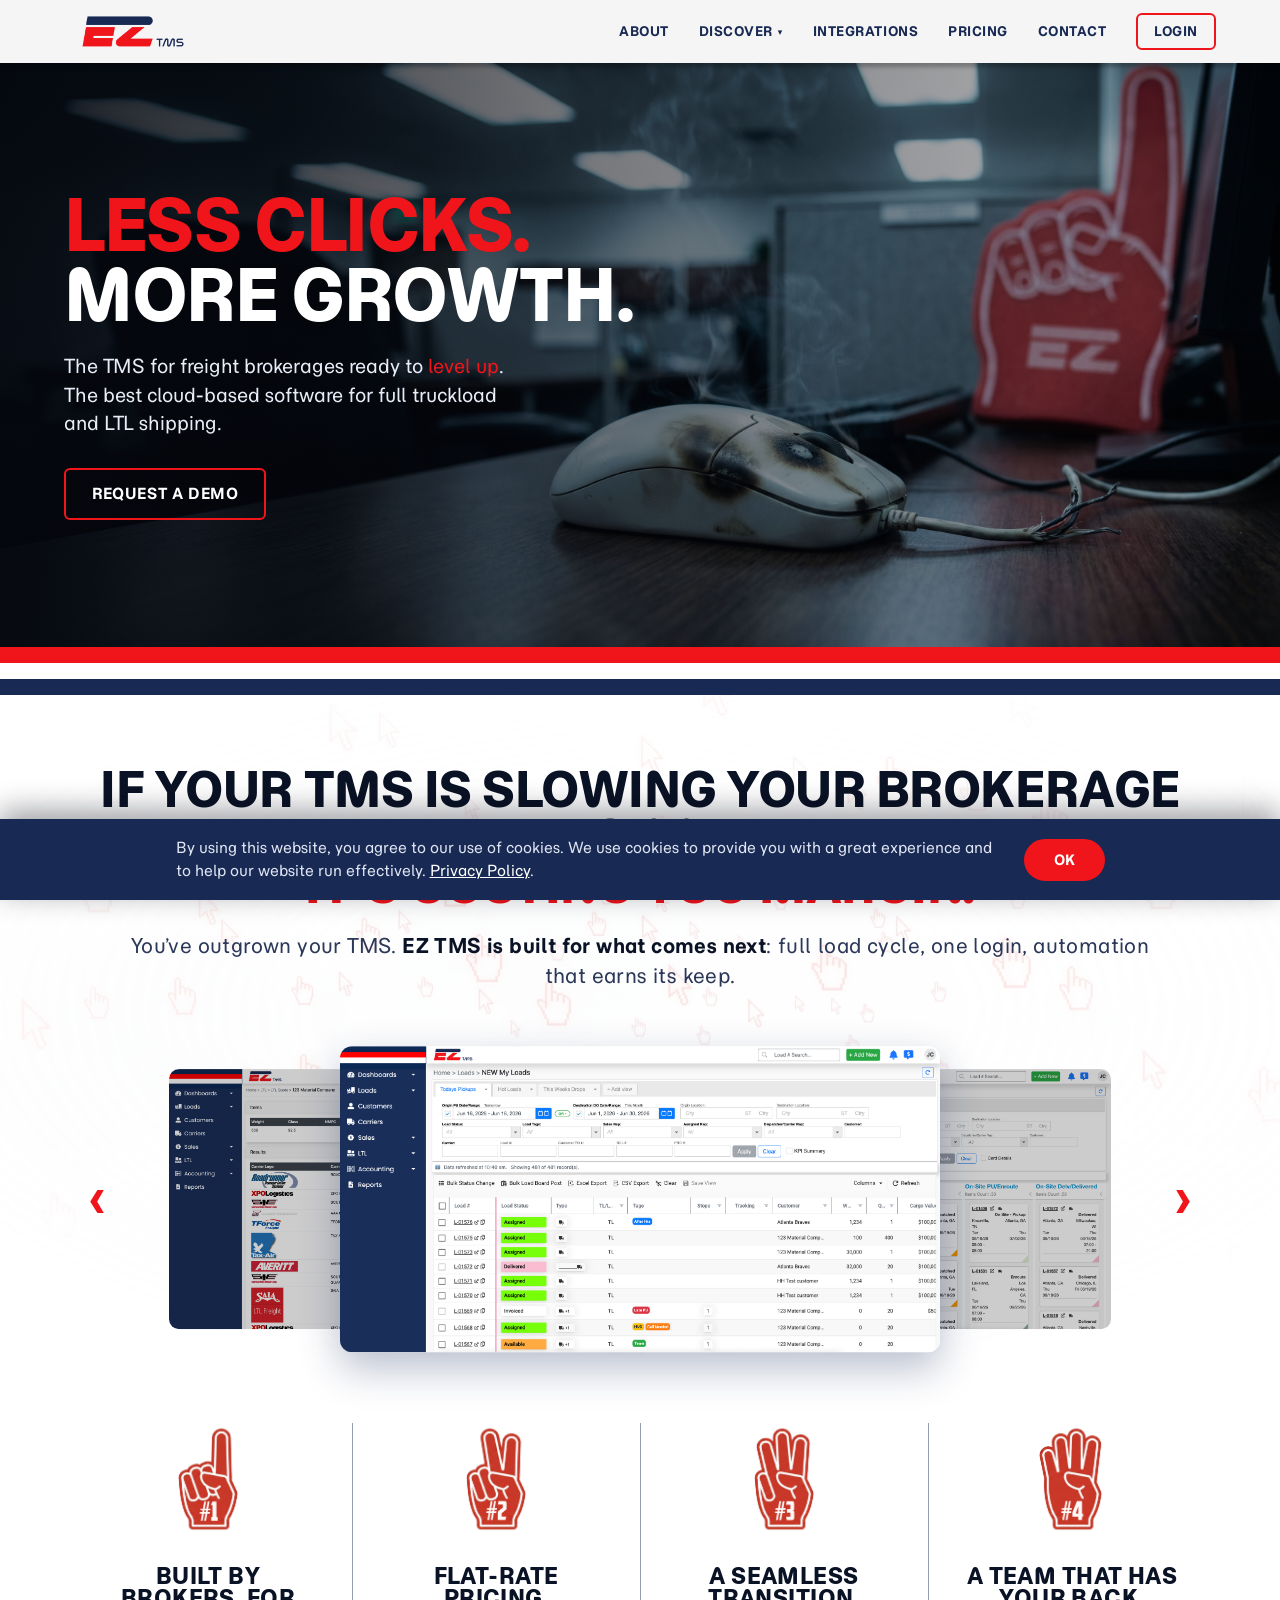
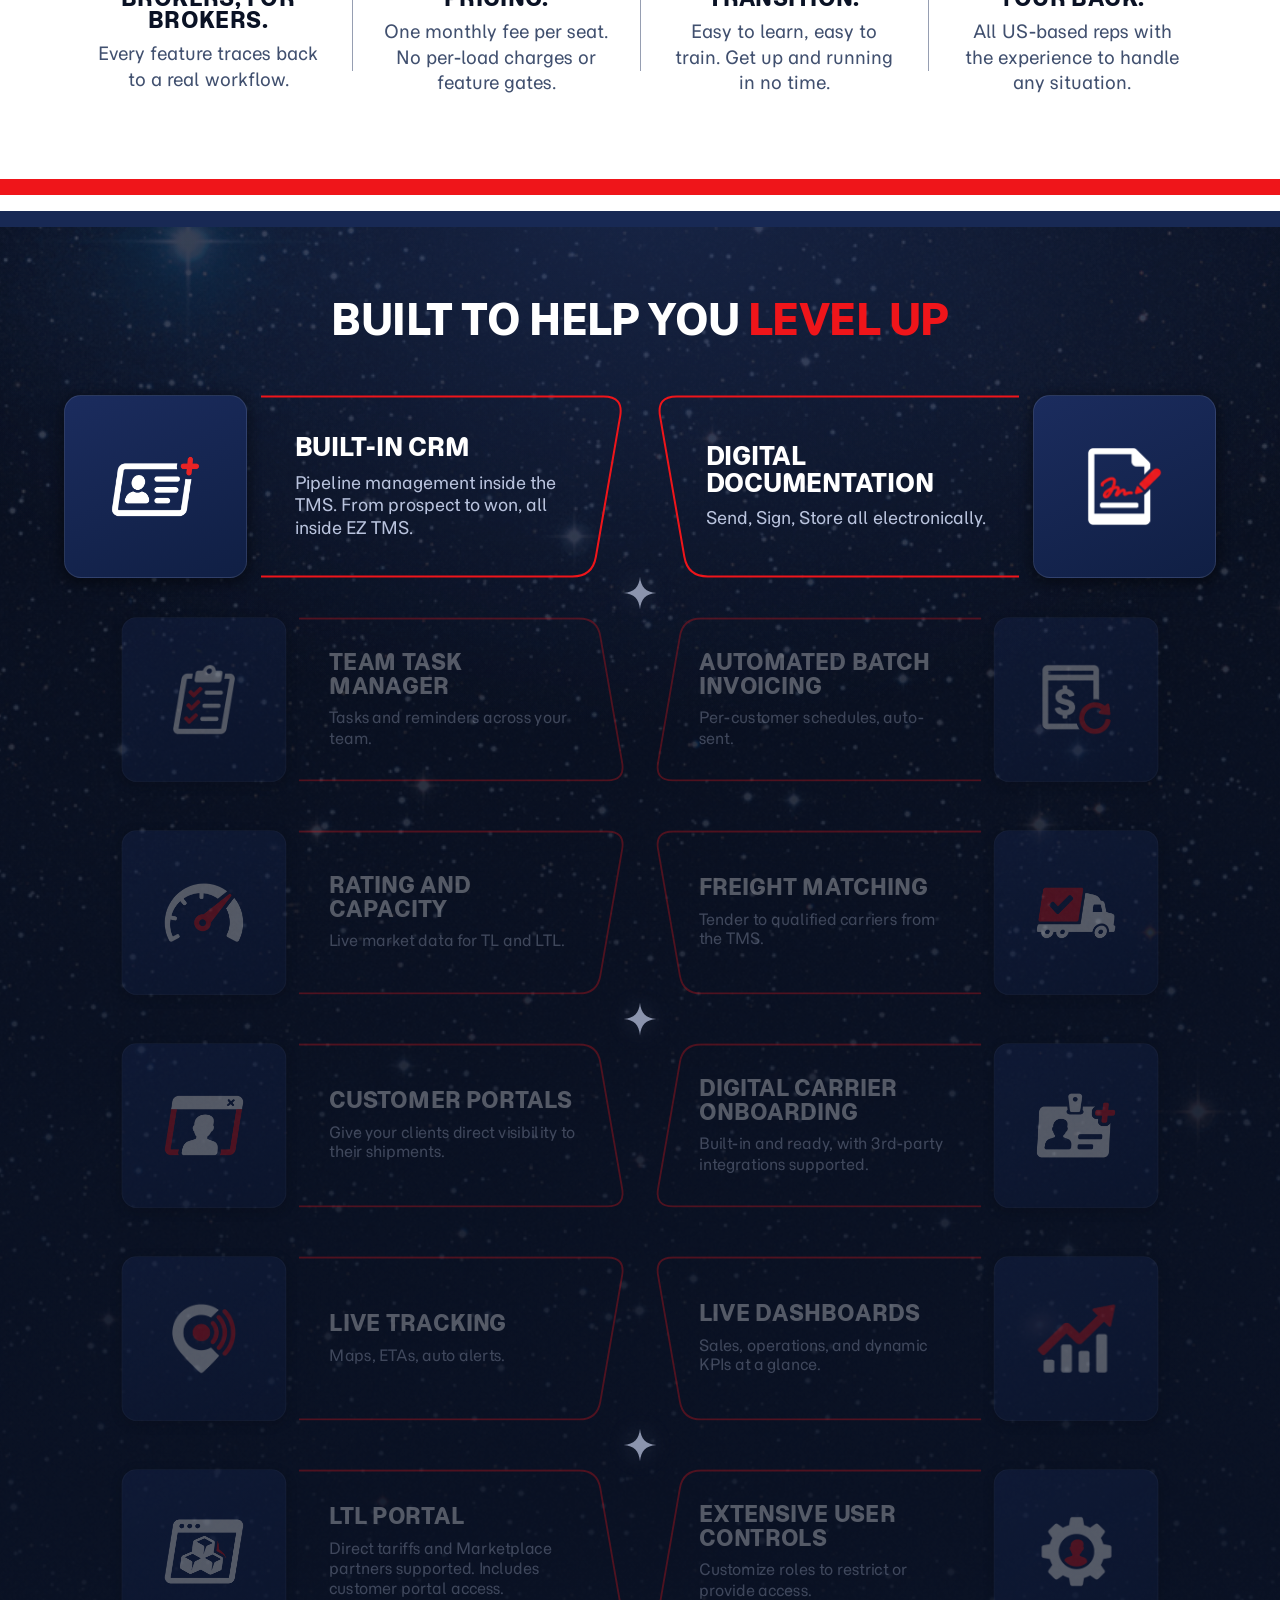
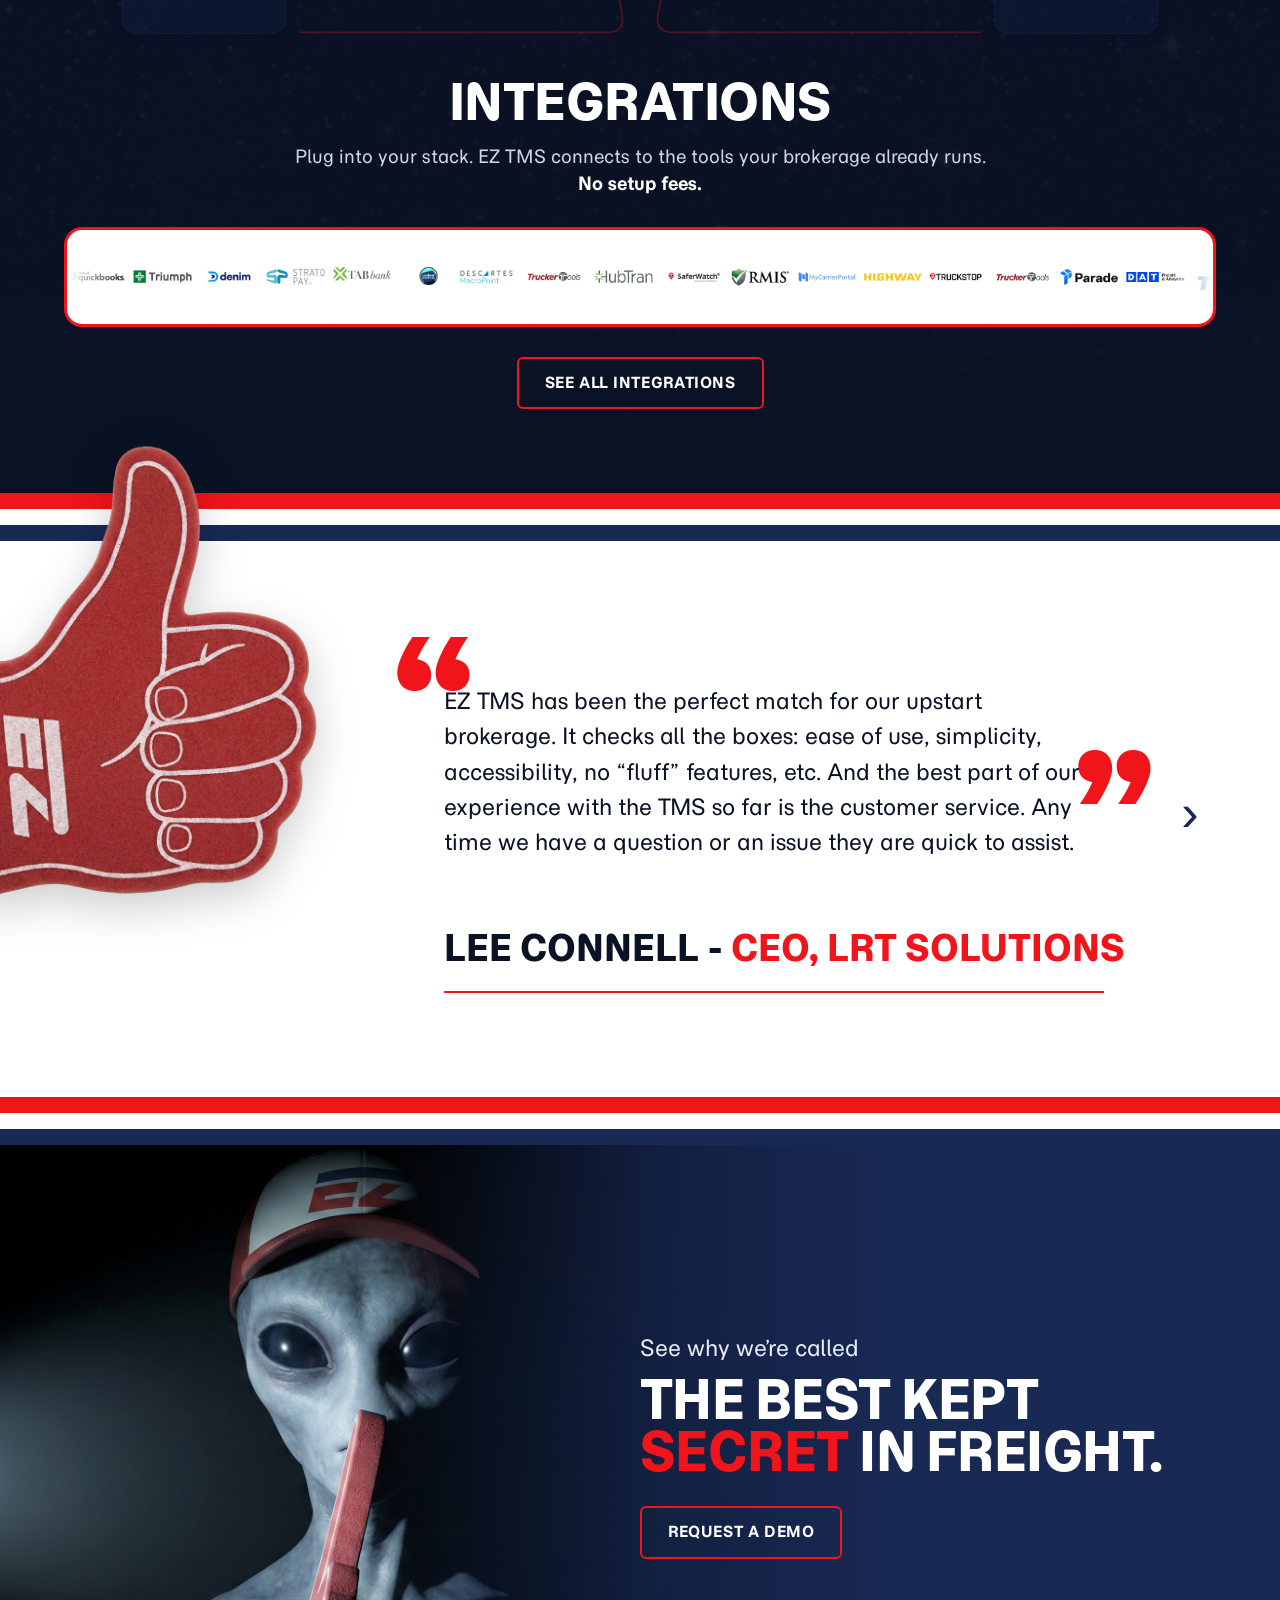
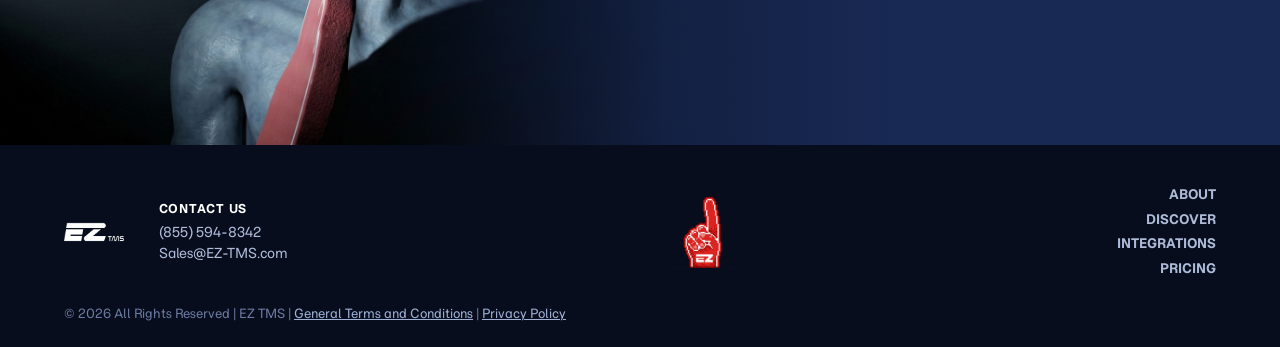
<file: index.html>
<!DOCTYPE html>
<html lang="en">
<head>
<meta charset="UTF-8" />
<meta name="viewport" content="width=device-width, initial-scale=1.0" />
<title>EZ TMS — The TMS for freight brokerages ready to level up</title>
<meta name="description" content="EZ TMS is the cloud-based TMS for freight brokerages ready to level up. The best software for full truckload and LTL shipping." />
<link rel="stylesheet" href="style.css" />
</head>
<body>

<!-- HEADER -->
<header class="site-header light">
  <div class="wrap header-inner">
    <a href="index.html" class="logo"><img src="assets/logo.png" alt="EZ TMS" /></a>
    <nav class="nav">
      <a href="why-ez.html">About</a>
      <div class="nav-dd">
        <a href="#" class="nav-dd-trigger" aria-haspopup="true">Discover <span class="caret" aria-hidden="true">▾</span></a>
        <div class="nav-dd-menu">
          <a href="truckload-shipping.html">Truckload Shipping</a>
          <a href="ltl-portal.html">LTL Portal</a>
          <a href="edi-connectivity.html">EDI Connectivity</a>
        </div>
      </div>
      <a href="integrations.html">Integrations</a>
      <a href="pricing.html">Pricing</a>
      <a href="#cta">Contact</a>
      <a href="#" class="btn-outline sm">Login</a>
    </nav>
  </div>
</header>

<!-- HERO -->
<section class="hero">
  <div class="wrap hero-inner">
    <h1><span class="r">Less Clicks.</span><br />More Growth.</h1>
    <p>The TMS for freight brokerages ready to <span class="r">level up</span>. The best cloud-based software for full truckload and LTL shipping.</p>
    <a href="#cta" class="btn-outline">Request a Demo</a>
  </div>
</section>

<div class="stripes"><span></span><span></span><span></span></div>

<!-- PROBLEM -->
<section class="problem">
  <img src="assets/problem-bg.png" alt="" class="prob-backdrop" />
  <div class="wrap">
    <h2>If your TMS is slowing your brokerage down,<br /><span class="r">it&rsquo;s costing you margin.</span></h2>
    <p class="lead">You&rsquo;ve outgrown your TMS. <strong>EZ TMS is built for what comes next</strong>: full load cycle, one login, automation that earns its keep.</p>
  </div>

  <div class="prob-shots">
    <div class="shot-cluster">
      <button class="cluster-arrow left" id="shotPrev" aria-label="Previous screenshot">&lsaquo;</button>
      <div class="fan" id="shotFan">
        <!-- SCREENSHOTS: to add one, drop the image in assets/ and add a line below. -->
        <img src="assets/shot-1.jpg" alt="" />
        <img src="assets/shot-2.jpg" alt="" />
        <img src="assets/shot-3.jpg" alt="" />
        <img src="assets/shot-4.jpg" alt="" />
        <img src="assets/shot-5.jpg" alt="" />
      </div>
      <button class="cluster-arrow right" id="shotNext" aria-label="Next screenshot">&rsaquo;</button>
    </div>
  </div>

  <div class="wrap">
    <div class="icon-row">
      <div class="icon-col">
        <img src="assets/icon1.png" alt="" />
        <h3>Built by brokers, for brokers.</h3>
        <p>Every feature traces back to a real workflow.</p>
      </div>
      <div class="icon-col">
        <img src="assets/icon2.png" alt="" />
        <h3>Flat-rate pricing.</h3>
        <p>One monthly fee per seat. No per-load charges or feature gates.</p>
      </div>
      <div class="icon-col">
        <img src="assets/icon3.png" alt="" />
        <h3>A seamless transition.</h3>
        <p>Easy to learn, easy to train. Get up and running in no time.</p>
      </div>
      <div class="icon-col">
        <img src="assets/icon4.png" alt="" />
        <h3>A team that has your back.</h3>
        <p>All US-based reps with the experience to handle any situation.</p>
      </div>
    </div>
  </div>
</section>

<div class="stripes"><span></span><span></span><span></span></div>

<!-- FEATURES + INTEGRATIONS -->
<section class="features">
  <div class="wrap">
    <h2 class="section-title">Built to help you <span class="r">level up</span></h2>
    <div class="feat-stack" id="featStack">
      <div class="feat-row">
        <article class="feature-card" style="--slant:url('assets/features/slant-1.svg')">
          <div class="ic"><img src="assets/icons/crm.png" alt="" /></div>
          <div class="body"><h3>Built-in CRM</h3><p class="desc">Pipeline management inside the TMS. From prospect to won, all inside EZ TMS.</p></div>
        </article>
        <article class="feature-card mir" style="--slant:url('assets/features/slant-2.svg')">
          <div class="ic"><img src="assets/icons/docs.png" alt="" /></div>
          <div class="body"><h3>Digital Documentation</h3><p class="desc">Send, Sign, Store all electronically.</p></div>
        </article>
      </div>
      <div class="feat-row">
        <article class="feature-card" style="--slant:url('assets/features/slant-1.svg')">
          <div class="ic"><img src="assets/icons/team.png" alt="" /></div>
          <div class="body"><h3>Team Task Manager</h3><p class="desc">Tasks and reminders across your team.</p></div>
        </article>
        <article class="feature-card mir" style="--slant:url('assets/features/slant-2.svg')">
          <div class="ic"><img src="assets/icons/invoicing.png" alt="" /></div>
          <div class="body"><h3>Automated Batch Invoicing</h3><p class="desc">Per-customer schedules, auto-sent.</p></div>
        </article>
      </div>
      <div class="feat-row">
        <article class="feature-card" style="--slant:url('assets/features/slant-1.svg')">
          <div class="ic"><img src="assets/icons/rating.png" alt="" /></div>
          <div class="body"><h3>Rating and Capacity</h3><p class="desc">Live market data for TL and LTL.</p></div>
        </article>
        <article class="feature-card mir" style="--slant:url('assets/features/slant-2.svg')">
          <div class="ic"><img src="assets/icons/freight.png" alt="" /></div>
          <div class="body"><h3>Freight Matching</h3><p class="desc">Tender to qualified carriers from the TMS.</p></div>
        </article>
      </div>
      <div class="feat-row">
        <article class="feature-card" style="--slant:url('assets/features/slant-1.svg')">
          <div class="ic"><img src="assets/icons/portals.png" alt="" /></div>
          <div class="body"><h3>Customer Portals</h3><p class="desc">Give your clients direct visibility to their shipments.</p></div>
        </article>
        <article class="feature-card mir" style="--slant:url('assets/features/slant-2.svg')">
          <div class="ic"><img src="assets/icons/onboarding.png" alt="" /></div>
          <div class="body"><h3>Digital Carrier Onboarding</h3><p class="desc">Built-in and ready, with 3rd-party integrations supported.</p></div>
        </article>
      </div>
      <div class="feat-row">
        <article class="feature-card" style="--slant:url('assets/features/slant-1.svg')">
          <div class="ic"><img src="assets/icons/tracking.png" alt="" /></div>
          <div class="body"><h3>Live Tracking</h3><p class="desc">Maps, ETAs, auto alerts.</p></div>
        </article>
        <article class="feature-card mir" style="--slant:url('assets/features/slant-2.svg')">
          <div class="ic"><img src="assets/icons/dashboards.png" alt="" /></div>
          <div class="body"><h3>Live Dashboards</h3><p class="desc">Sales, operations, and dynamic KPIs at a glance.</p></div>
        </article>
      </div>
      <div class="feat-row">
        <article class="feature-card" style="--slant:url('assets/features/slant-1.svg')">
          <div class="ic"><img src="assets/icons/ltl.png" alt="" /></div>
          <div class="body"><h3>LTL Portal</h3><p class="desc">Direct tariffs and Marketplace partners supported. Includes customer portal access.</p></div>
        </article>
        <article class="feature-card mir" style="--slant:url('assets/features/slant-2.svg')">
          <div class="ic"><img src="assets/icons/controls.png" alt="" /></div>
          <div class="body"><h3>Extensive User Controls</h3><p class="desc">Customize roles to restrict or provide access.</p></div>
        </article>
      </div>
    </div>
  </div>

  <div class="wrap integrations" id="integrations">
    <h2 class="int-title">Integrations</h2>
    <p class="int-sub">Plug into your stack. EZ TMS connects to the tools your brokerage already runs.<br /><strong>No setup fees.</strong></p>
    <div class="logo-strip">
      <div class="marquee">
        <div class="marquee-track">
          <!-- single ticker image, duplicated for a seamless loop -->
          <img src="assets/integrations-ticker.png" alt="EZ TMS integration partners" />
          <img src="assets/integrations-ticker.png" alt="" aria-hidden="true" />
        </div>
      </div>
    </div>
    <a href="integrations.html" class="btn-outline">See all integrations</a>
  </div>
</section>

<div class="stripes"><span></span><span></span><span></span></div>

<!-- TESTIMONIAL -->
<section class="testimonial">
  <img src="assets/foam-finger.png" alt="" class="test-finger" />
  <div class="wrap testimonial-wrap">
    <div class="test-slider" id="testSlider">
      <div class="test-slide active">
        <div class="test-quote">
          <span class="q-mark q-open">&ldquo;</span>
          <blockquote>EZ TMS has been the perfect match for our upstart brokerage. It checks all the boxes: ease of use, simplicity, accessibility, no &ldquo;fluff&rdquo; features, etc. And the best part of our experience with the TMS so far is the customer service. Any time we have a question or an issue they are quick to assist.</blockquote>
          <span class="q-mark q-close">&rdquo;</span>
        </div>
        <p class="cite">Lee Connell - <span class="r">CEO, LRT Solutions</span></p>
        <hr />
      </div>
      <div class="test-slide">
        <div class="test-quote">
          <span class="q-mark q-open">&ldquo;</span>
          <blockquote>Switching to EZ TMS was the best decision we made as a brokerage. We moved from one of the &ldquo;Big TMS&rsquo;s&rdquo; and love the functionality and ease EZ TMS provides. After many years of working together, we&rsquo;re still just as excited to be working with them and we&rsquo;ll never go back!</blockquote>
          <span class="q-mark q-close">&rdquo;</span>
        </div>
        <p class="cite">Brett Stokholm - <span class="r">General Manager, Lrgistics</span></p>
        <hr />
      </div>
      <div class="test-slide">
        <div class="test-quote">
          <span class="q-mark q-open">&ldquo;</span>
          <blockquote>I have used many TMS&rsquo;s over the last 18 years in the freight industry, but none could stand up to EZ TMS. EZ TMS was built to simplify our core everyday tasks. From digital carrier onboarding and rate cons, to integrations with load boards, tracking services and financial partners, I can literally run my multi-agent brokerage from right within EZ TMS. And their support team is second to none, very friendly and super-fast setting up new agents or looking into an issue. Highly recommended EZ TMS.</blockquote>
          <span class="q-mark q-close">&rdquo;</span>
        </div>
        <p class="cite">Chad Crabtree - <span class="r">President, Freightratez</span></p>
        <hr />
      </div>
      <div class="test-slide">
        <div class="test-quote">
          <span class="q-mark q-open">&ldquo;</span>
          <blockquote>EZ TMS has been very user friendly TMS, with great responsive customer service to boot. Their platform has navigation functions that allow Sales, Operations, and Accounting to optimize day to day productivity to keep our team moving forward. The constant updates and additions to the integration suite continue to increase efficiencies that allow our team focus on accelerating productivity across the board. Overall, we are pleased with EZ TMS and would gladly recommend this product to anyone in the market for a TMS.</blockquote>
          <span class="q-mark q-close">&rdquo;</span>
        </div>
        <p class="cite">Taylor Felice - <span class="r">Director of Operations, Pure Transportation</span></p>
        <hr />
      </div>
      <div class="test-slide">
        <div class="test-quote">
          <span class="q-mark q-open">&ldquo;</span>
          <blockquote>From our experience over the past three years, EZ TMS is the best value we&rsquo;ve seen in the space. They&rsquo;ve improved the platform on the Truckload and LTL side every year and are quick to work in our system request. We have over 100 users on the system, and I couldn&rsquo;t see ourselves making a change to another platform.</blockquote>
          <span class="q-mark q-close">&rdquo;</span>
        </div>
        <p class="cite">Nate Roberts - <span class="r">CEO, Hometown Logistics</span></p>
        <hr />
      </div>
      <div class="test-slide">
        <div class="test-quote">
          <span class="q-mark q-open">&ldquo;</span>
          <blockquote>Twelve Point Logistics thrives on the power of partnership, and our journey with EZ TMS has been nothing short of transformative. EZ TMS has allowed us to unlock new levels of efficiency and reliability, setting a high standard in logistics. Our partnership isn&rsquo;t just about moving goods; it&rsquo;s about moving our customers business forward. Twelve Point, powered by EZ TMS, has allowed our customers to experience logistics excellence like never before!</blockquote>
          <span class="q-mark q-close">&rdquo;</span>
        </div>
        <p class="cite">Jake Lowe - <span class="r">President, Twelve Point Logistics</span></p>
        <hr />
      </div>
      <div class="test-slide">
        <div class="test-quote">
          <span class="q-mark q-open">&ldquo;</span>
          <blockquote>EZ TMS&rsquo;s dedication to streamlining our transportation management processes has been nothing short of exceptional. From their robust technology solutions to their responsive support team, they have consistently exceeded our expectations. Thanks to their expertise and collaboration, we&rsquo;ve achieved cost savings, improved efficiency, and enhanced visibility across our supply chain. Partnering with them has truly been a game-changer for our business, and I wholeheartedly recommend their services to anyone seeking to optimize their transportation operations.</blockquote>
          <span class="q-mark q-close">&rdquo;</span>
        </div>
        <p class="cite">Corey Reiners - <span class="r">CEO, Bronco Transportation</span></p>
        <hr />
      </div>
    </div>
    <button class="test-arrow" id="testNext" aria-label="Next testimonial">&rsaquo;</button>
  </div>
</section>

<div class="stripes"><span></span><span></span><span></span></div>

<!-- CLOSING CTA -->
<section class="cta" id="cta">
  <img src="assets/cta-alien.png" alt="" class="cta-bg" />
  <div class="cta-overlay"></div>
  <div class="wrap cta-copy">
    <p class="eyebrow">See why we&rsquo;re called</p>
    <h2>The best kept<br /><span class="r">secret</span> in freight.</h2>
    <a href="#cta" class="btn-outline">Request a Demo</a>
  </div>
</section>

<!-- FOOTER -->
<footer class="site-footer">
  <div class="wrap footer-inner">
    <div class="foot-brand">
      <img src="assets/logo.png" alt="EZ TMS" class="foot-logo" />
      <div class="contact">
        <span class="label">CONTACT US</span>
        <a href="tel:8555948342">(855) 594-8342</a>
        <a href="mailto:Sales@EZ-TMS.com">Sales@EZ-TMS.com</a>
      </div>
    </div>
    <img src="assets/foam-8bit.png" alt="" class="foot-finger" />
    <nav class="foot-nav">
      <a href="why-ez.html">About</a>
      <a href="truckload-shipping.html">Discover</a>
      <a href="integrations.html">Integrations</a>
      <a href="pricing.html">Pricing</a>
    </nav>
  </div>
  <div class="wrap copyright">© 2026 All Rights Reserved | EZ TMS | <a href="terms.html">General Terms and Conditions</a> | <a href="privacy.html">Privacy Policy</a></div>
</footer>

<script src="assets/nav-menu.js"></script>
<script src="assets/features-focus.js"></script>
<script src="assets/carousel.js"></script>
<script src="assets/testimonials.js"></script>
<script src="assets/demo-modal.js"></script>
<script src="assets/contact-modal.js"></script>
<script src="assets/cookie-consent.js"></script>
<script src="assets/game-modal.js"></script>
</body>
</html>
</file>
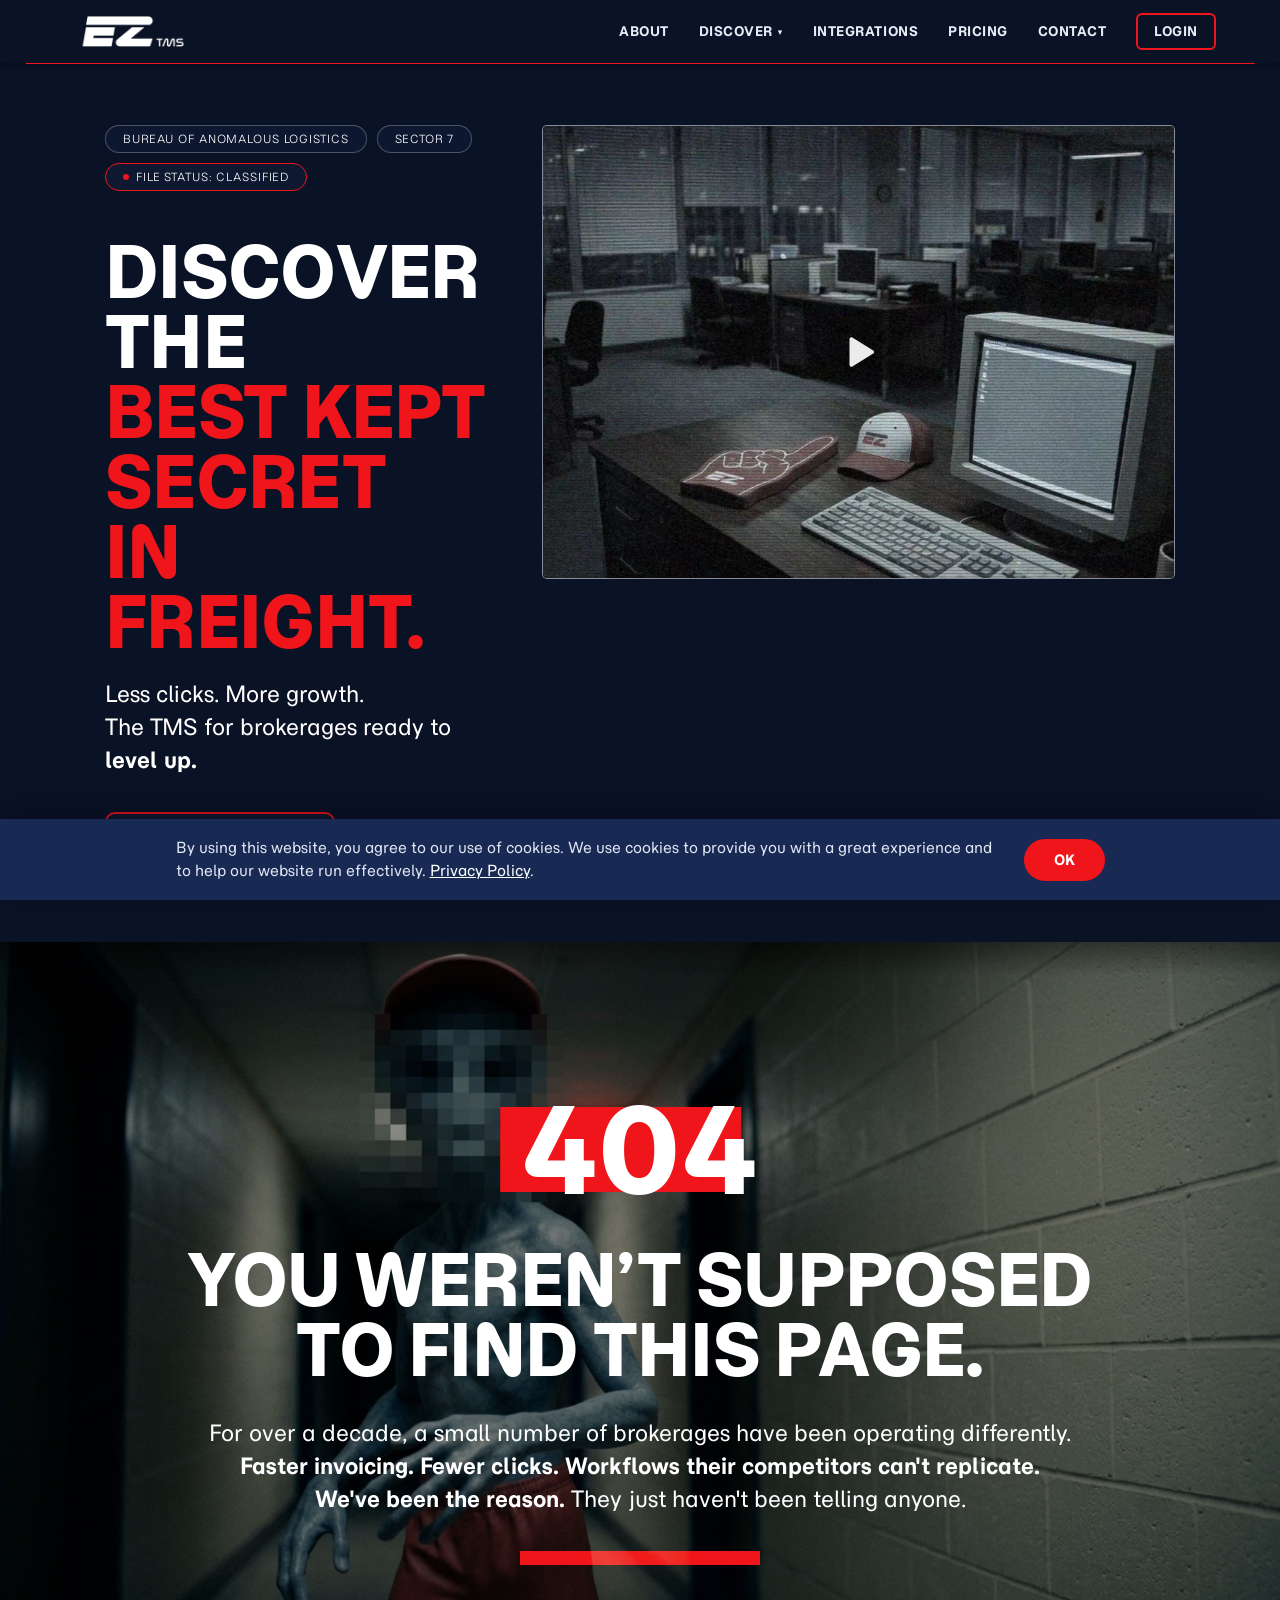
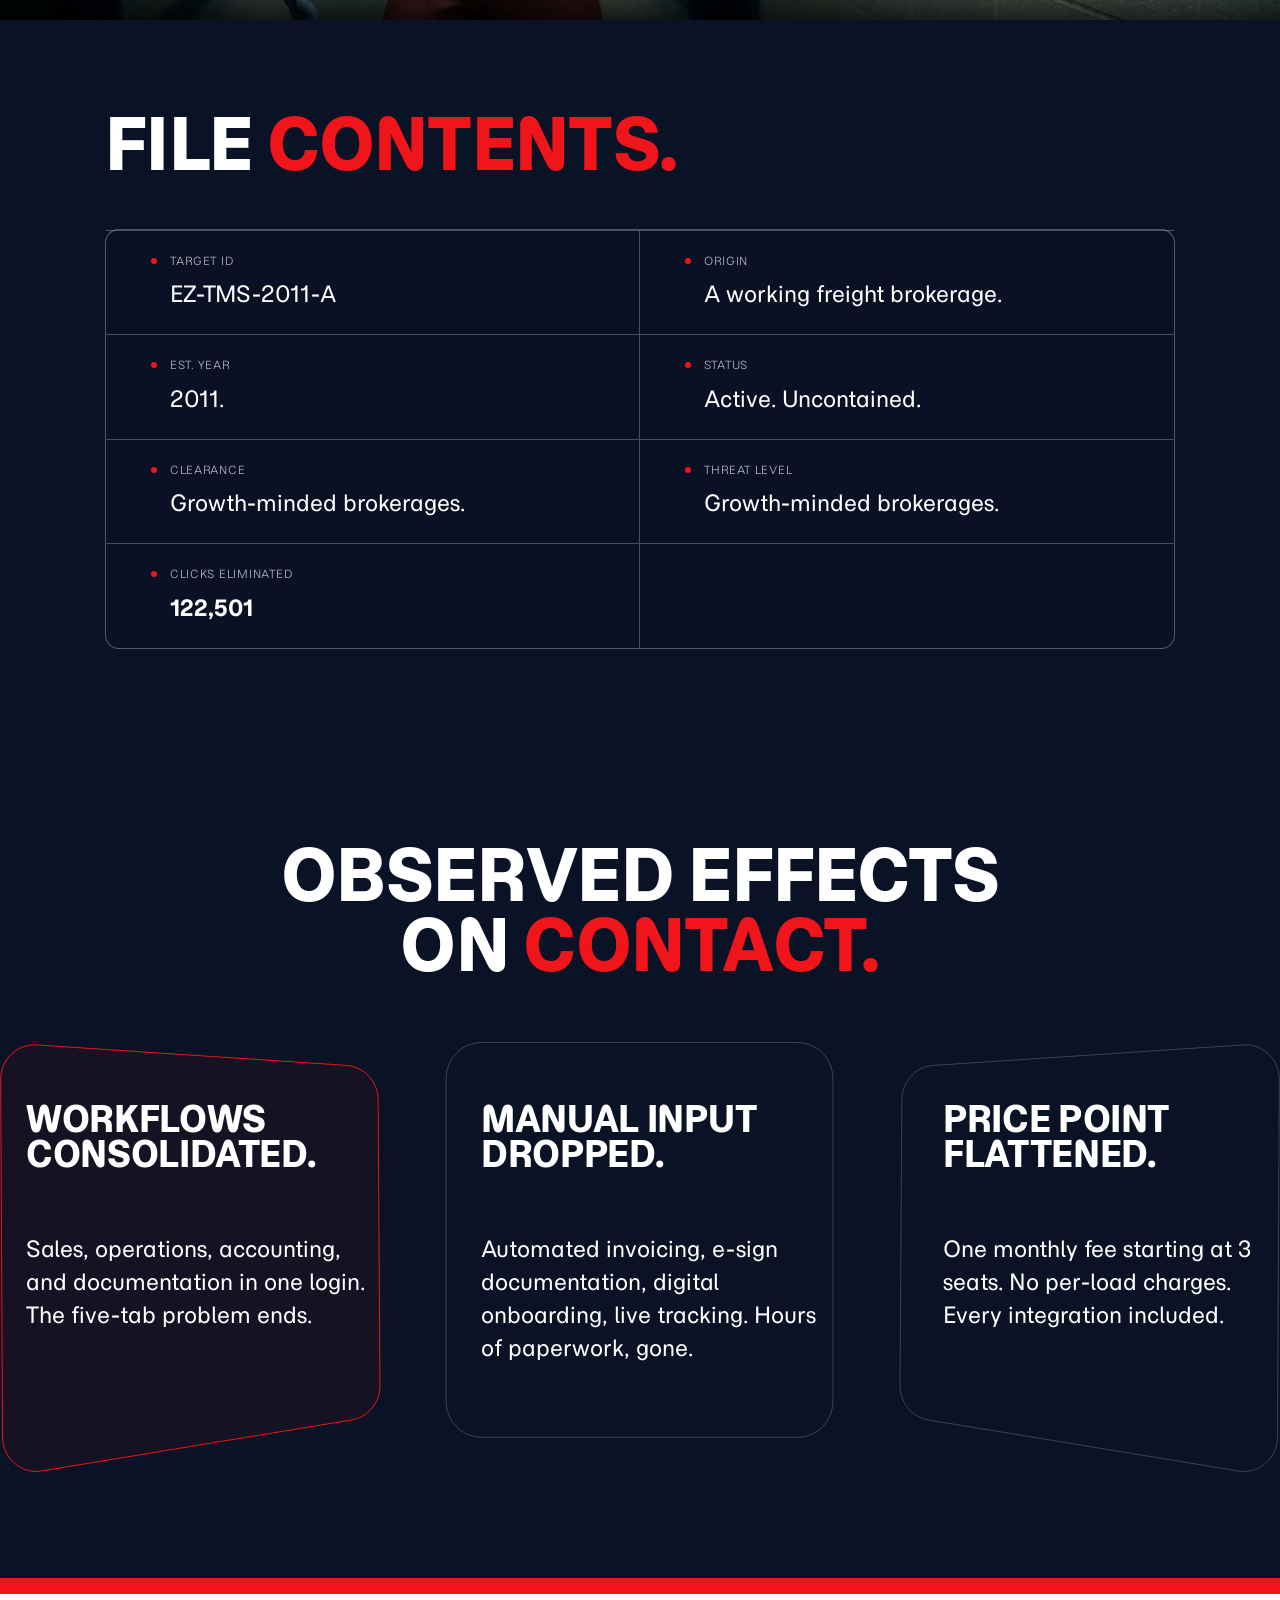
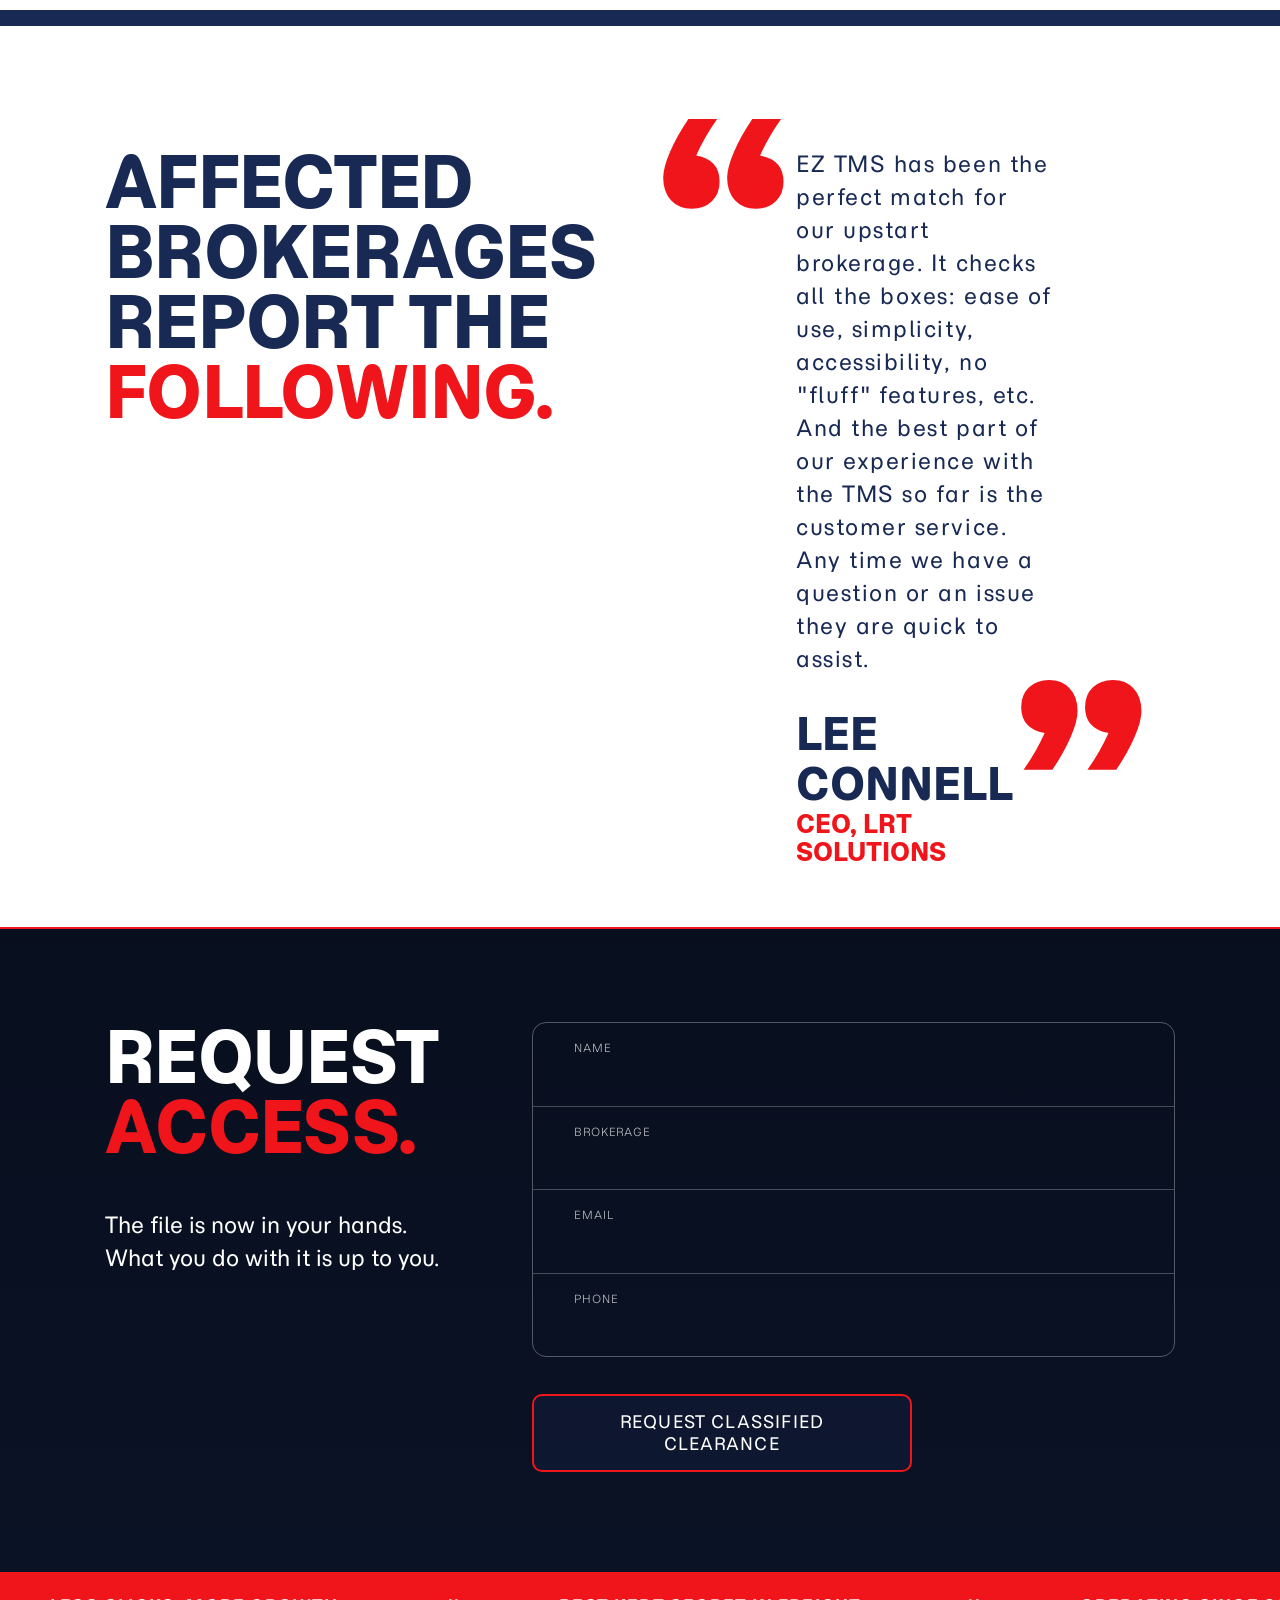
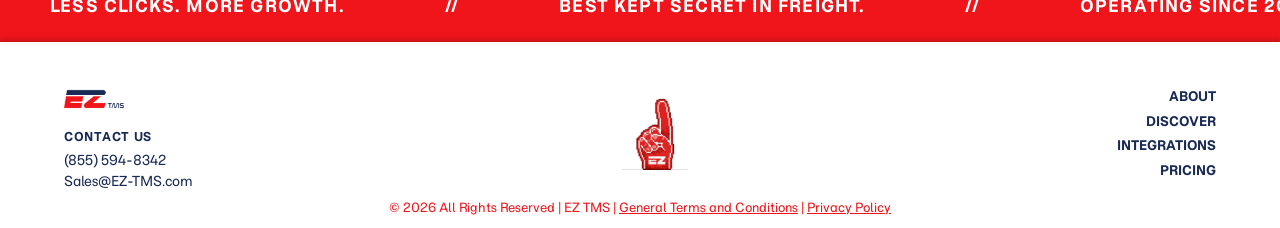
<file: campaign-1.html>
<!DOCTYPE html>
<html lang="en">
<head>
<meta charset="UTF-8" />
<meta name="viewport" content="width=device-width, initial-scale=1.0" />
<title>Discover the Best Kept Secret in Freight — EZ TMS</title>
<meta name="description" content="You weren't supposed to find this page. For over a decade, a small number of brokerages have been operating differently. EZ TMS has been the reason." />
<meta name="robots" content="noindex" />
<link rel="stylesheet" href="style.css" />
</head>
<body class="clp">

<!-- HEADER (dark, campaign) -->
<header class="clp-header">
  <div class="wrap header-inner">
    <a href="index.html" class="logo"><img src="assets/logo-white.png" alt="EZ TMS" /></a>
    <nav class="nav">
      <a href="why-ez.html">About</a>
      <div class="nav-dd">
        <a href="#" class="nav-dd-trigger" aria-haspopup="true">Discover <span class="caret" aria-hidden="true">▾</span></a>
        <div class="nav-dd-menu">
          <a href="truckload-shipping.html">Truckload Shipping</a>
          <a href="ltl-portal.html">LTL Portal</a>
          <a href="edi-connectivity.html">EDI Connectivity</a>
        </div>
      </div>
      <a href="integrations.html">Integrations</a>
      <a href="pricing.html">Pricing</a>
      <a href="#access">Contact</a>
      <a href="#" class="btn-outline sm">Login</a>
    </nav>
  </div>
</header>

<!-- HERO -->
<section class="clp-hero">
  <div class="clp-hero-grid">
    <div>
      <div class="pills">
        <span class="pill">Bureau of Anomalous Logistics</span>
        <span class="pill">Sector 7</span>
        <span class="pill alert"><span class="dot"></span>File Status: Classified</span>
      </div>
      <h1 class="clp-title">Discover the<br /><span class="r">Best Kept Secret</span><br /><span class="r">in Freight.</span></h1>
      <p class="clp-sub">Less clicks. More growth.<br />The TMS for brokerages ready to <strong>level up.</strong></p>
      <a href="#access" class="btn-outline lg">Request a Demo</a>
    </div>
    <div class="video-card">
      <img src="assets/video-placeholder.png" alt="Classified surveillance footage" />
      <button class="play-btn" aria-label="Play video">
        <svg viewBox="0 0 24 24" width="38" height="38" aria-hidden="true"><path d="M6 3.8v16.4c0 .9 1 1.5 1.8 1l13.2-8.2c.7-.5.7-1.6 0-2L7.8 2.8C7 2.3 6 2.9 6 3.8z" fill="#fff" opacity=".92"/></svg>
      </button>
    </div>
  </div>
</section>

<!-- 404 SIGNAL -->
<section class="signal">
  <p class="sig-404">404</p>
  <h2 class="sig-head">You weren&rsquo;t supposed to find this page.</h2>
  <p class="sig-body">For over a decade, a small number of brokerages have been operating differently. <strong>Faster invoicing. Fewer clicks. Workflows their competitors can't replicate.</strong><br /><strong>We've been the reason.</strong> They just haven't been telling anyone.</p>
  <div class="sig-bar"></div>
</section>

<!-- FILE CONTENTS -->
<section class="clp-dossier-sec">
  <h2 class="dossier-head">File <span class="r">contents.</span></h2>
  <div class="dossier">
    <div class="dossier-grid">
      <div class="dossier-cell"><span class="lbl">Target ID</span><p class="val">EZ-TMS-2011-A</p></div>
      <div class="dossier-cell"><span class="lbl">Origin</span><p class="val">A working freight brokerage.</p></div>
      <div class="dossier-cell"><span class="lbl">Est. Year</span><p class="val">2011.</p></div>
      <div class="dossier-cell"><span class="lbl">Status</span><p class="val">Active. Uncontained.</p></div>
      <div class="dossier-cell"><span class="lbl">Clearance</span><p class="val">Growth-minded brokerages.</p></div>
      <div class="dossier-cell"><span class="lbl">Threat Level</span><p class="val">Growth-minded brokerages.</p></div>
      <div class="dossier-cell"><span class="lbl">Clicks Eliminated</span><p class="val b">122,501</p></div>
      <div class="dossier-cell"></div>
    </div>
  </div>
</section>

<!-- OBSERVED EFFECTS -->
<section class="effects">
  <h2 class="effects-title">Observed effects<br />on <span class="r">contact.</span></h2>
  <div class="effects-cards">
    <div class="effect">
      <h3>Workflows consolidated.</h3>
      <p>Sales, operations, accounting, and documentation in one login. The five-tab problem ends.</p>
    </div>
    <div class="effect">
      <h3>Manual input dropped.</h3>
      <p>Automated invoicing, e-sign documentation, digital onboarding, live tracking. Hours of paperwork, gone.</p>
    </div>
    <div class="effect">
      <h3>Price point flattened.</h3>
      <p>One monthly fee starting at 3 seats. No per-load charges. Every integration included.</p>
    </div>
  </div>
</section>

<div class="stripes light"><span></span><span></span><span></span></div>

<!-- TESTIMONIAL -->
<section class="clp-quote">
  <div class="clp-quote-grid">
    <h2 class="clp-quote-title">Affected brokerages report the <span class="r">following.</span></h2>
    <div class="clp-quote-body">
      <span class="qm open">“</span>
      <blockquote>EZ TMS has been the perfect match for our upstart brokerage. It checks all the boxes: ease of use, simplicity, accessibility, no "fluff" features, etc. And the best part of our experience with the TMS so far is the customer service. Any time we have a question or an issue they are quick to assist.</blockquote>
      <p class="name">Lee Connell</p>
      <p class="role">CEO, LRT Solutions</p>
      <span class="qm close">”</span>
    </div>
  </div>
</section>

<!-- REQUEST ACCESS -->
<section class="clp-contact" id="access">
  <div>
    <h2>Request <span class="r">access.</span></h2>
    <p class="note">The file is now in your hands. What you do with it is up to you.</p>
  </div>
  <form class="access-form" action="mailto:Sales@EZ-TMS.com" method="get">
    <div class="access-rows">
      <label><span class="lbl">Name</span><input type="text" name="name" autocomplete="name" /></label>
      <label><span class="lbl">Brokerage</span><input type="text" name="brokerage" autocomplete="organization" /></label>
      <label><span class="lbl">Email</span><input type="email" name="email" autocomplete="email" /></label>
      <label><span class="lbl">Phone</span><input type="tel" name="phone" autocomplete="tel" /></label>
    </div>
    <button type="submit" class="btn-outline lg">Request Classified Clearance</button>
  </form>
</section>

<!-- FOOTER -->
<div class="ticker">
  <span>Less clicks. More growth.</span>
  <span>Best kept secret in freight.</span>
  <span>Operating since 2011.</span>
  <span>Origin: Unknown.</span>
</div>
<footer class="site-footer light clp-footer">
  <div class="wrap footer-inner">
    <div class="foot-brand">
      <img src="assets/logo.png" alt="EZ TMS" class="foot-logo" />
      <div class="contact">
        <span class="label">CONTACT US</span>
        <a href="tel:8555948342">(855) 594-8342</a>
        <a href="mailto:Sales@EZ-TMS.com">Sales@EZ-TMS.com</a>
      </div>
    </div>
    <img src="assets/foam-8bit.png" alt="" class="foot-finger" />
    <nav class="foot-nav">
      <a href="why-ez.html">About</a>
      <a href="#">Discover</a>
      <a href="integrations.html">Integrations</a>
      <a href="pricing.html">Pricing</a>
    </nav>
  </div>
  <div class="wrap copyright">© 2026 All Rights Reserved | EZ TMS | <a href="terms.html">General Terms and Conditions</a> | <a href="privacy.html">Privacy Policy</a></div>
</footer>

<script src="assets/nav-menu.js"></script>
<script src="assets/demo-modal.js"></script>
<script src="assets/contact-modal.js"></script>
<script src="assets/cookie-consent.js"></script>
<script src="assets/game-modal.js"></script>
</body>
</html>
</file>
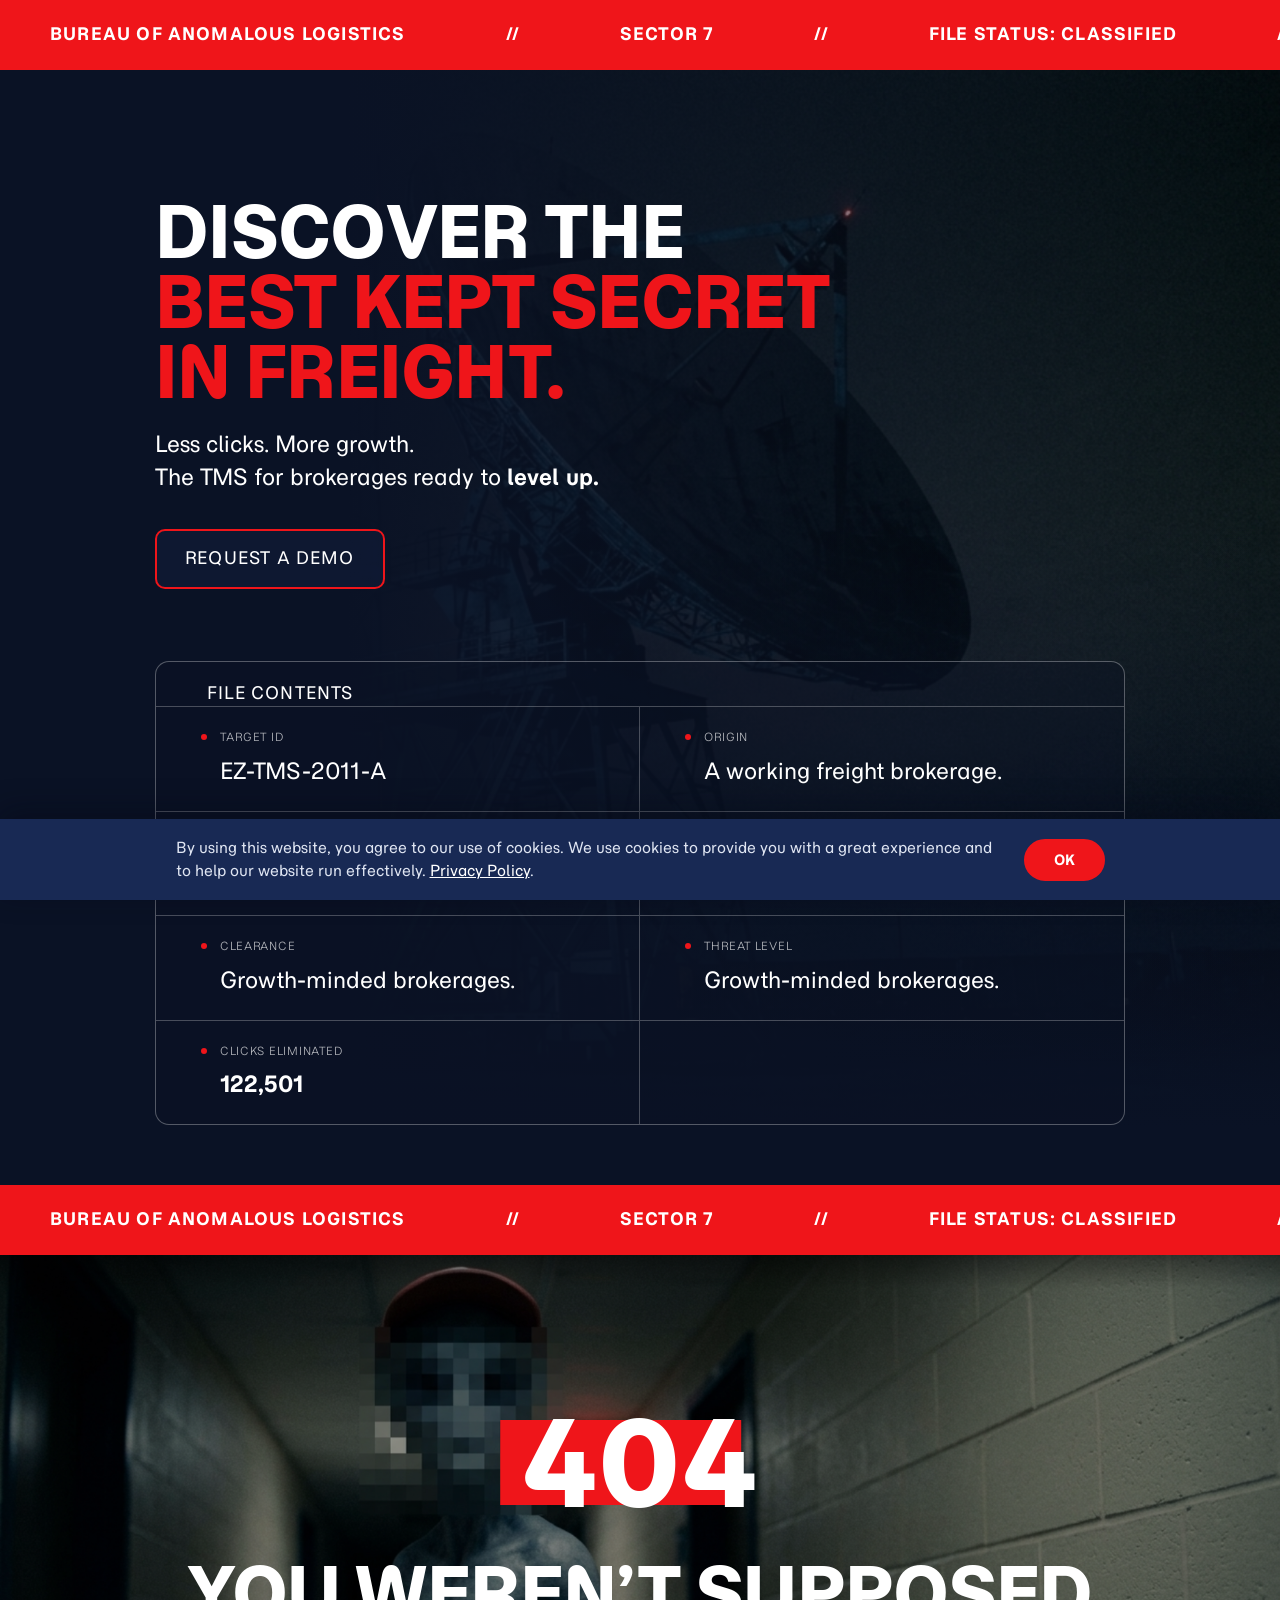
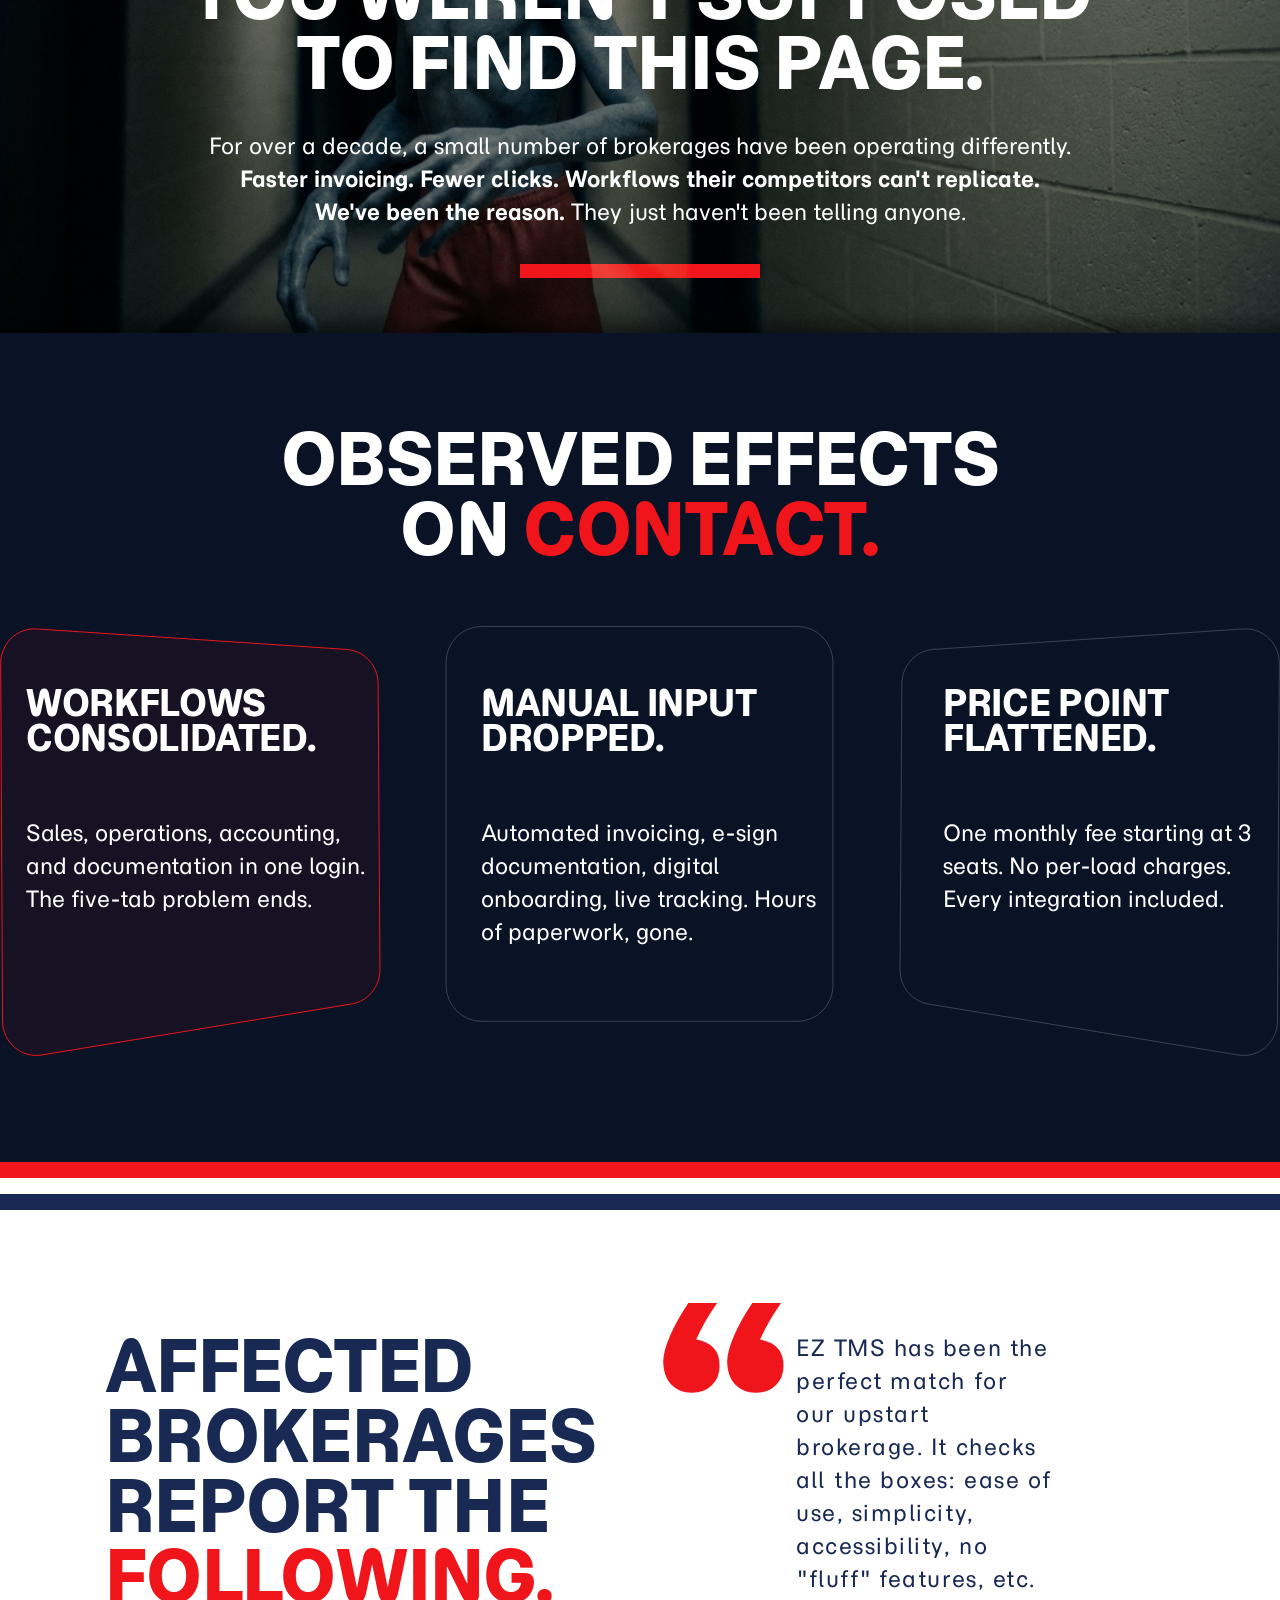
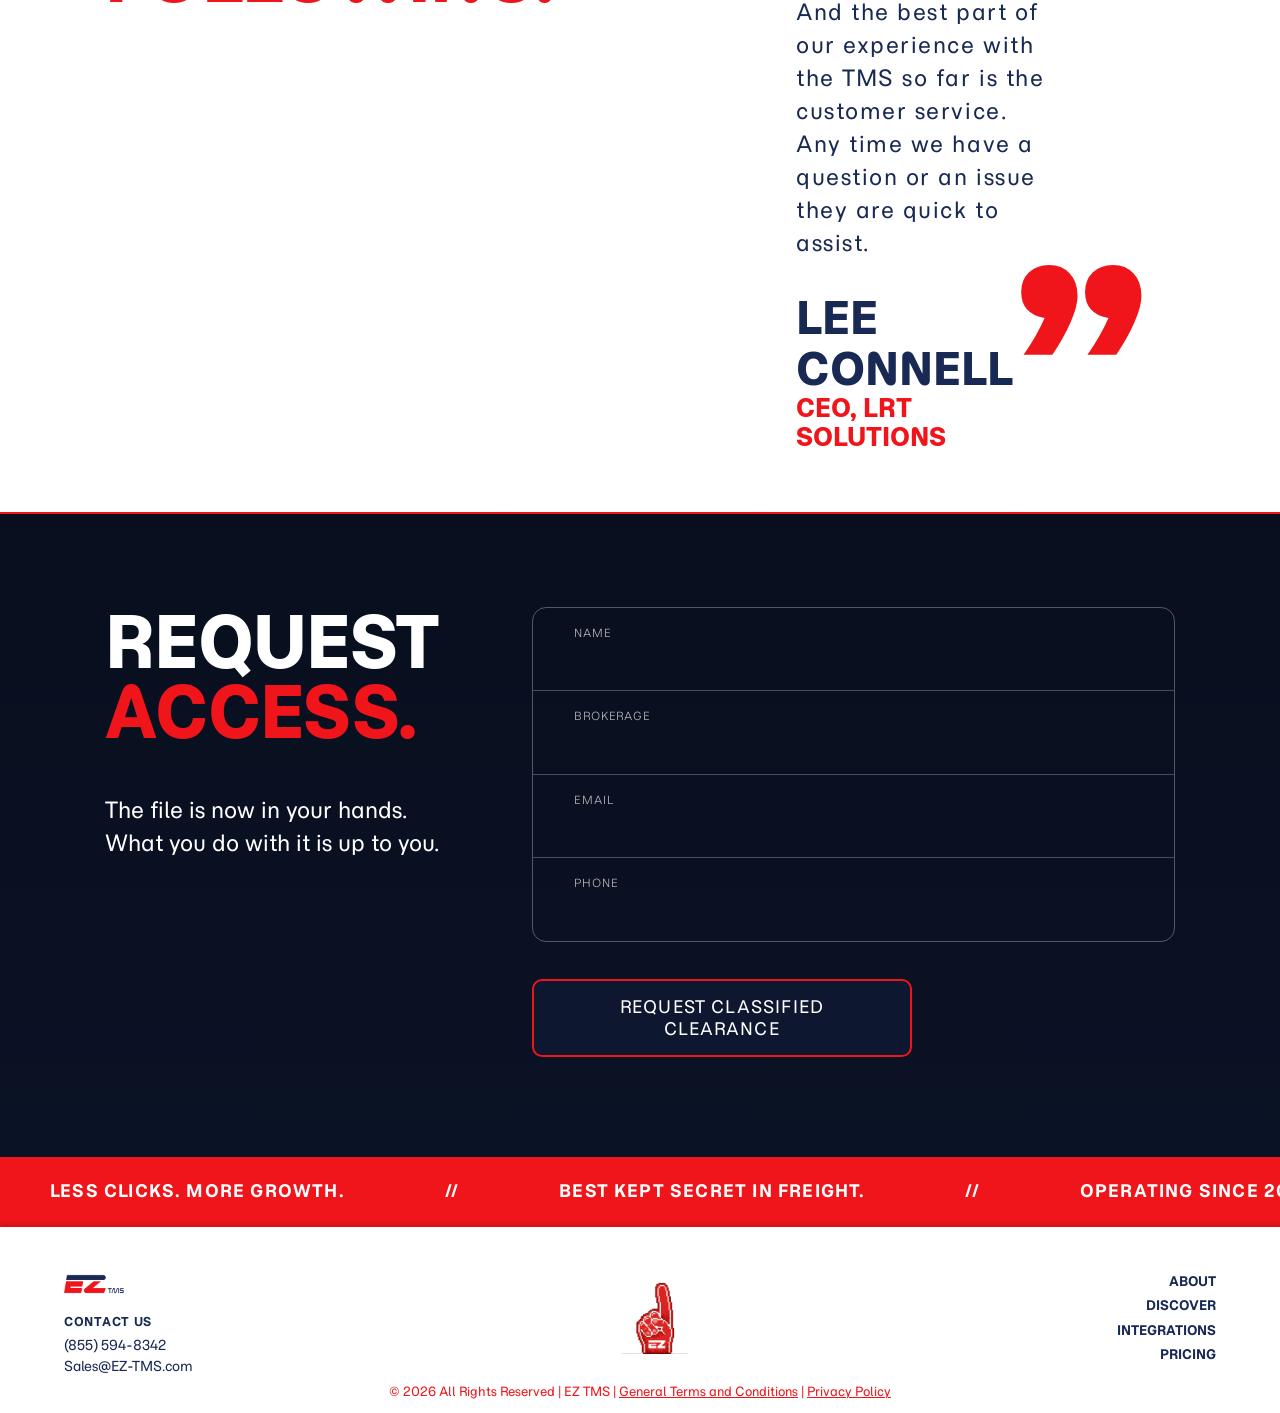
<file: campaign-2.html>
<!DOCTYPE html>
<html lang="en">
<head>
<meta charset="UTF-8" />
<meta name="viewport" content="width=device-width, initial-scale=1.0" />
<title>Discover the Best Kept Secret in Freight — EZ TMS</title>
<meta name="description" content="You weren't supposed to find this page. For over a decade, a small number of brokerages have been operating differently. EZ TMS has been the reason." />
<meta name="robots" content="noindex" />
<link rel="stylesheet" href="style.css" />
</head>
<body class="clp">

<!-- TICKER -->
<div class="ticker">
  <span>Bureau of Anomalous Logistics</span>
  <span>Sector 7</span>
  <span>File Status: Classified</span>
  <span>Bureau of Anomalous Logistics</span>
</div>

<!-- HERO + INLINE DOSSIER -->
<section class="clp-hero2" style="background-image:url('assets/campaign/hero.png')">
  <div class="inner">
    <h1 class="clp-title">Discover the<br /><span class="r">Best Kept Secret</span><br /><span class="r">in Freight.</span></h1>
    <p class="clp-sub">Less clicks. More growth.<br />The TMS for brokerages ready to <strong>level up.</strong></p>
    <a href="#access" class="btn-outline lg">Request a Demo</a>

    <div class="dossier" style="margin-top:72px">
      <p class="dossier-label">File Contents</p>
      <div class="dossier-grid">
        <div class="dossier-cell"><span class="lbl">Target ID</span><p class="val">EZ-TMS-2011-A</p></div>
        <div class="dossier-cell"><span class="lbl">Origin</span><p class="val">A working freight brokerage.</p></div>
        <div class="dossier-cell"><span class="lbl">Est. Year</span><p class="val">2011.</p></div>
        <div class="dossier-cell"><span class="lbl">Status</span><p class="val">Active. Uncontained.</p></div>
        <div class="dossier-cell"><span class="lbl">Clearance</span><p class="val">Growth-minded brokerages.</p></div>
        <div class="dossier-cell"><span class="lbl">Threat Level</span><p class="val">Growth-minded brokerages.</p></div>
        <div class="dossier-cell"><span class="lbl">Clicks Eliminated</span><p class="val b">122,501</p></div>
        <div class="dossier-cell"></div>
      </div>
    </div>
  </div>
</section>

<!-- TICKER -->
<div class="ticker">
  <span>Bureau of Anomalous Logistics</span>
  <span>Sector 7</span>
  <span>File Status: Classified</span>
  <span>Bureau of Anomalous Logistics</span>
</div>

<!-- 404 SIGNAL -->
<section class="signal">
  <p class="sig-404">404</p>
  <h2 class="sig-head">You weren&rsquo;t supposed to find this page.</h2>
  <p class="sig-body">For over a decade, a small number of brokerages have been operating differently. <strong>Faster invoicing. Fewer clicks. Workflows their competitors can't replicate.</strong><br /><strong>We've been the reason.</strong> They just haven't been telling anyone.</p>
  <div class="sig-bar"></div>
</section>

<!-- OBSERVED EFFECTS -->
<section class="effects">
  <h2 class="effects-title">Observed effects<br />on <span class="r">contact.</span></h2>
  <div class="effects-cards">
    <div class="effect">
      <h3>Workflows consolidated.</h3>
      <p>Sales, operations, accounting, and documentation in one login. The five-tab problem ends.</p>
    </div>
    <div class="effect">
      <h3>Manual input dropped.</h3>
      <p>Automated invoicing, e-sign documentation, digital onboarding, live tracking. Hours of paperwork, gone.</p>
    </div>
    <div class="effect">
      <h3>Price point flattened.</h3>
      <p>One monthly fee starting at 3 seats. No per-load charges. Every integration included.</p>
    </div>
  </div>
</section>

<div class="stripes light"><span></span><span></span><span></span></div>

<!-- TESTIMONIAL -->
<section class="clp-quote">
  <div class="clp-quote-grid">
    <h2 class="clp-quote-title">Affected brokerages report the <span class="r">following.</span></h2>
    <div class="clp-quote-body">
      <span class="qm open">“</span>
      <blockquote>EZ TMS has been the perfect match for our upstart brokerage. It checks all the boxes: ease of use, simplicity, accessibility, no "fluff" features, etc. And the best part of our experience with the TMS so far is the customer service. Any time we have a question or an issue they are quick to assist.</blockquote>
      <p class="name">Lee Connell</p>
      <p class="role">CEO, LRT Solutions</p>
      <span class="qm close">”</span>
    </div>
  </div>
</section>

<!-- REQUEST ACCESS -->
<section class="clp-contact" id="access">
  <div>
    <h2>Request <span class="r">access.</span></h2>
    <p class="note">The file is now in your hands. What you do with it is up to you.</p>
  </div>
  <form class="access-form" action="mailto:Sales@EZ-TMS.com" method="get">
    <div class="access-rows">
      <label><span class="lbl">Name</span><input type="text" name="name" autocomplete="name" /></label>
      <label><span class="lbl">Brokerage</span><input type="text" name="brokerage" autocomplete="organization" /></label>
      <label><span class="lbl">Email</span><input type="email" name="email" autocomplete="email" /></label>
      <label><span class="lbl">Phone</span><input type="tel" name="phone" autocomplete="tel" /></label>
    </div>
    <button type="submit" class="btn-outline lg">Request Classified Clearance</button>
  </form>
</section>

<!-- FOOTER -->
<div class="ticker">
  <span>Less clicks. More growth.</span>
  <span>Best kept secret in freight.</span>
  <span>Operating since 2011.</span>
  <span>Origin: Unknown.</span>
</div>
<footer class="site-footer light clp-footer">
  <div class="wrap footer-inner">
    <div class="foot-brand">
      <img src="assets/logo.png" alt="EZ TMS" class="foot-logo" />
      <div class="contact">
        <span class="label">CONTACT US</span>
        <a href="tel:8555948342">(855) 594-8342</a>
        <a href="mailto:Sales@EZ-TMS.com">Sales@EZ-TMS.com</a>
      </div>
    </div>
    <img src="assets/foam-8bit.png" alt="" class="foot-finger" />
    <nav class="foot-nav">
      <a href="why-ez.html">About</a>
      <a href="#">Discover</a>
      <a href="integrations.html">Integrations</a>
      <a href="pricing.html">Pricing</a>
    </nav>
  </div>
  <div class="wrap copyright">© 2026 All Rights Reserved | EZ TMS | <a href="terms.html">General Terms and Conditions</a> | <a href="privacy.html">Privacy Policy</a></div>
</footer>

<script src="assets/nav-menu.js"></script>
<script src="assets/demo-modal.js"></script>
<script src="assets/contact-modal.js"></script>
<script src="assets/cookie-consent.js"></script>
<script src="assets/game-modal.js"></script>
</body>
</html>
</file>
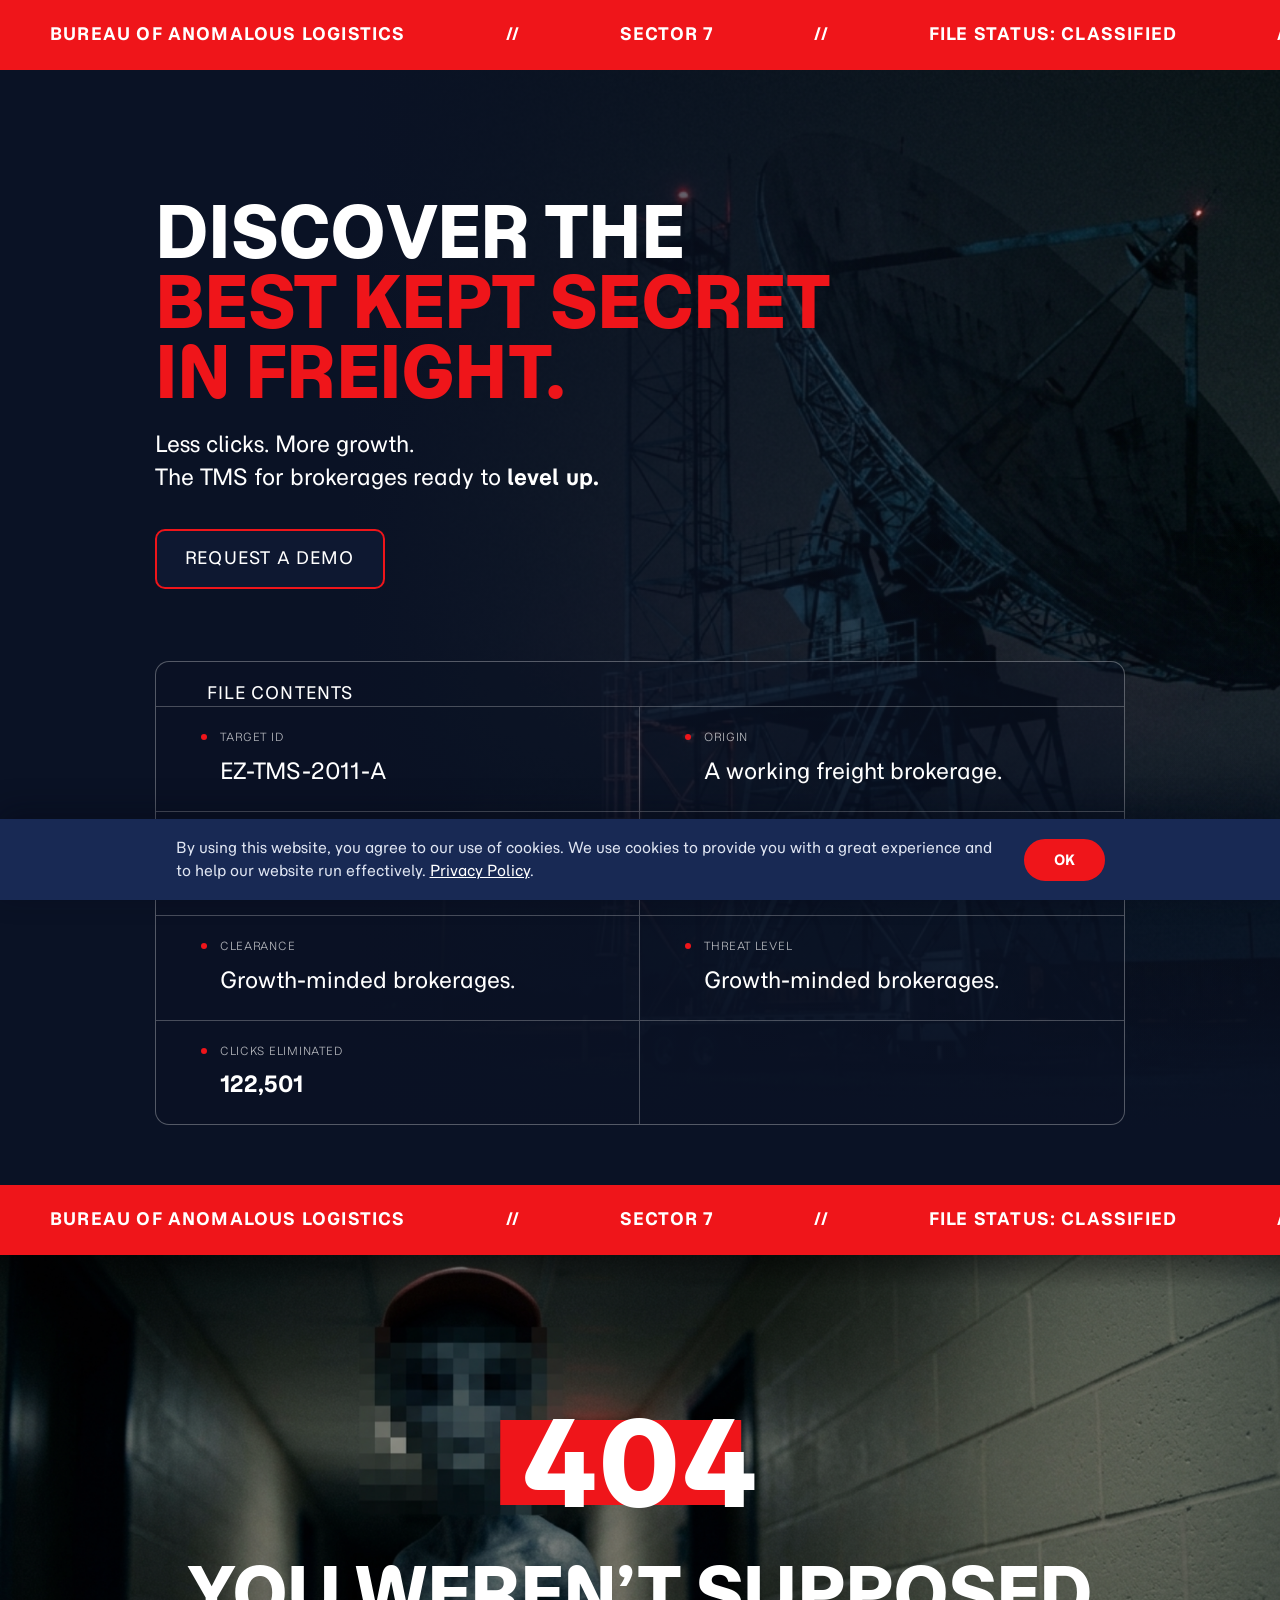
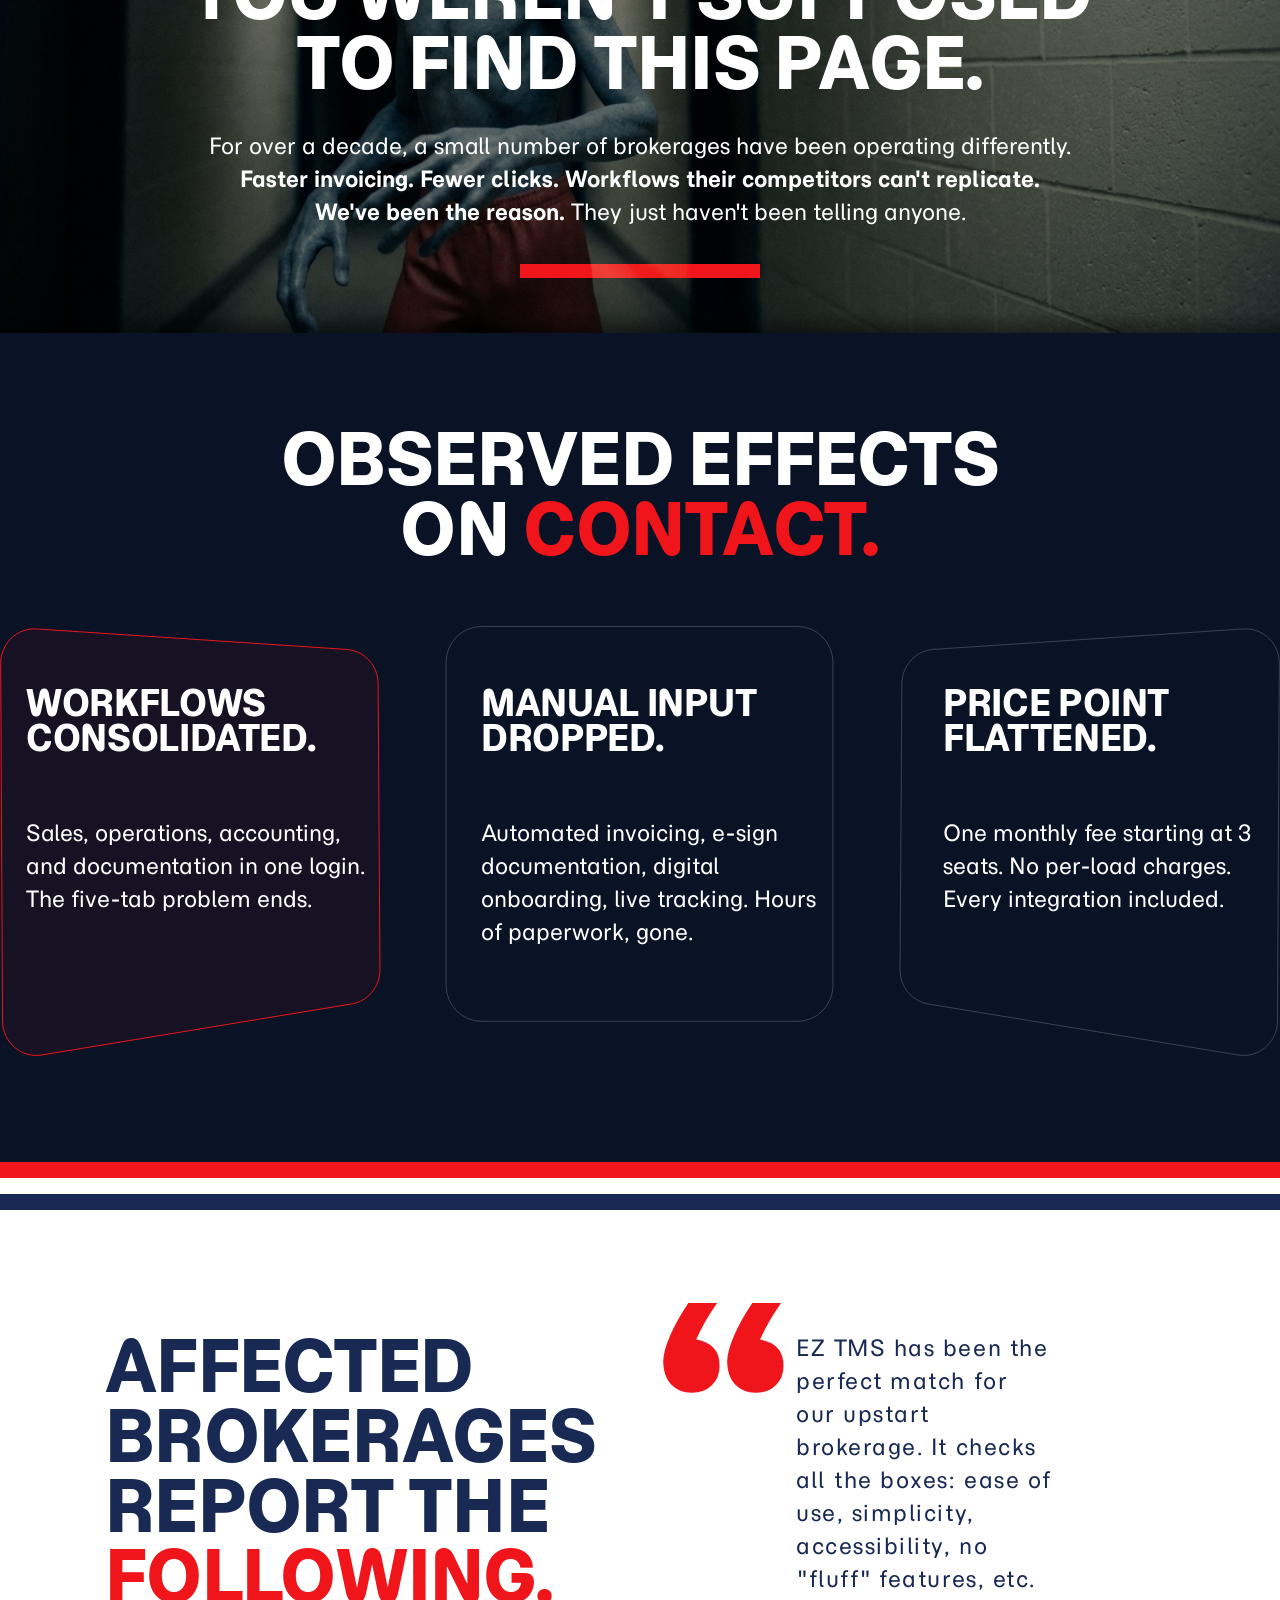
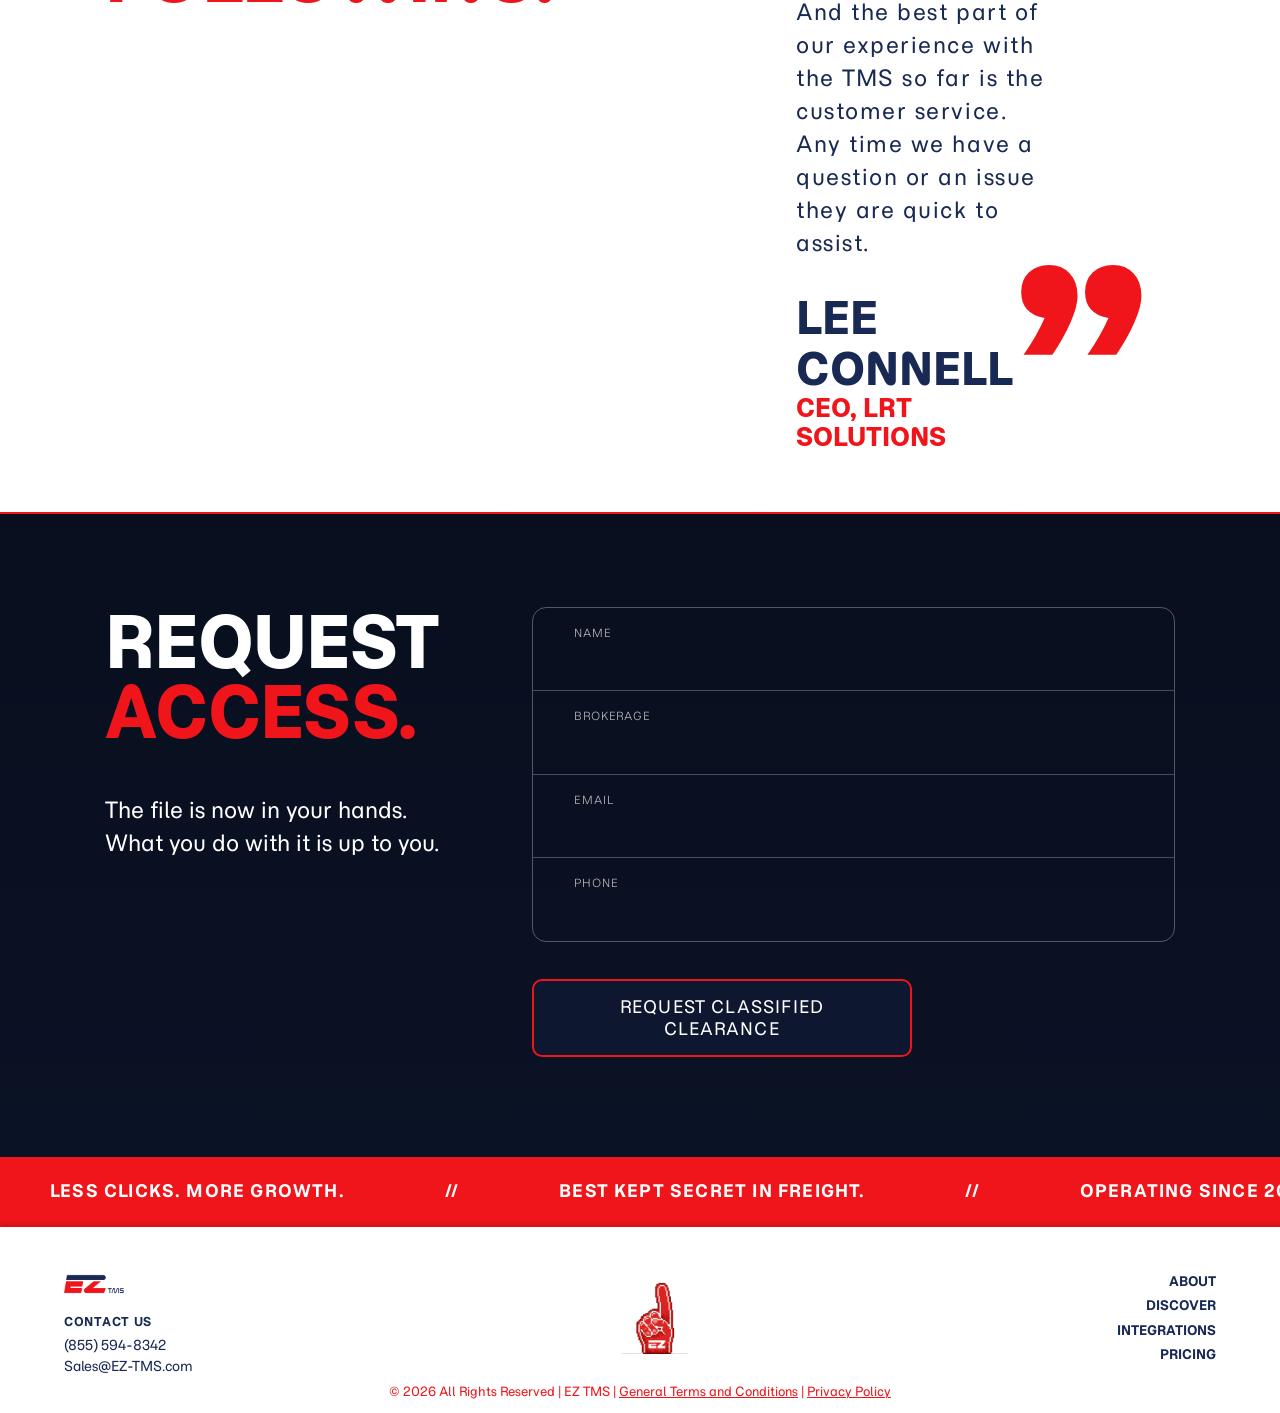
<file: campaign-3.html>
<!DOCTYPE html>
<html lang="en">
<head>
<meta charset="UTF-8" />
<meta name="viewport" content="width=device-width, initial-scale=1.0" />
<title>Discover the Best Kept Secret in Freight — EZ TMS</title>
<meta name="description" content="You weren't supposed to find this page. For over a decade, a small number of brokerages have been operating differently. EZ TMS has been the reason." />
<meta name="robots" content="noindex" />
<link rel="stylesheet" href="style.css" />
</head>
<body class="clp">

<!-- TICKER -->
<div class="ticker">
  <span>Bureau of Anomalous Logistics</span>
  <span>Sector 7</span>
  <span>File Status: Classified</span>
  <span>Bureau of Anomalous Logistics</span>
</div>

<!-- HERO + INLINE DOSSIER -->
<section class="clp-hero2 full" style="background-image:url('assets/campaign/hero.png')">
  <div class="inner">
    <h1 class="clp-title">Discover the<br /><span class="r">Best Kept Secret</span><br /><span class="r">in Freight.</span></h1>
    <p class="clp-sub">Less clicks. More growth.<br />The TMS for brokerages ready to <strong>level up.</strong></p>
    <a href="#access" class="btn-outline lg">Request a Demo</a>

    <div class="dossier" style="margin-top:72px">
      <p class="dossier-label">File Contents</p>
      <div class="dossier-grid">
        <div class="dossier-cell"><span class="lbl">Target ID</span><p class="val">EZ-TMS-2011-A</p></div>
        <div class="dossier-cell"><span class="lbl">Origin</span><p class="val">A working freight brokerage.</p></div>
        <div class="dossier-cell"><span class="lbl">Est. Year</span><p class="val">2011.</p></div>
        <div class="dossier-cell"><span class="lbl">Status</span><p class="val">Active. Uncontained.</p></div>
        <div class="dossier-cell"><span class="lbl">Clearance</span><p class="val">Growth-minded brokerages.</p></div>
        <div class="dossier-cell"><span class="lbl">Threat Level</span><p class="val">Growth-minded brokerages.</p></div>
        <div class="dossier-cell"><span class="lbl">Clicks Eliminated</span><p class="val b">122,501</p></div>
        <div class="dossier-cell"></div>
      </div>
    </div>
  </div>
</section>

<!-- TICKER -->
<div class="ticker">
  <span>Bureau of Anomalous Logistics</span>
  <span>Sector 7</span>
  <span>File Status: Classified</span>
  <span>Bureau of Anomalous Logistics</span>
</div>

<!-- 404 SIGNAL -->
<section class="signal">
  <p class="sig-404">404</p>
  <h2 class="sig-head">You weren&rsquo;t supposed to find this page.</h2>
  <p class="sig-body">For over a decade, a small number of brokerages have been operating differently. <strong>Faster invoicing. Fewer clicks. Workflows their competitors can't replicate.</strong><br /><strong>We've been the reason.</strong> They just haven't been telling anyone.</p>
  <div class="sig-bar"></div>
</section>

<!-- OBSERVED EFFECTS -->
<section class="effects">
  <h2 class="effects-title">Observed effects<br />on <span class="r">contact.</span></h2>
  <div class="effects-cards">
    <div class="effect">
      <h3>Workflows consolidated.</h3>
      <p>Sales, operations, accounting, and documentation in one login. The five-tab problem ends.</p>
    </div>
    <div class="effect">
      <h3>Manual input dropped.</h3>
      <p>Automated invoicing, e-sign documentation, digital onboarding, live tracking. Hours of paperwork, gone.</p>
    </div>
    <div class="effect">
      <h3>Price point flattened.</h3>
      <p>One monthly fee starting at 3 seats. No per-load charges. Every integration included.</p>
    </div>
  </div>
</section>

<div class="stripes light"><span></span><span></span><span></span></div>

<!-- TESTIMONIAL -->
<section class="clp-quote">
  <div class="clp-quote-grid">
    <h2 class="clp-quote-title">Affected brokerages report the <span class="r">following.</span></h2>
    <div class="clp-quote-body">
      <span class="qm open">“</span>
      <blockquote>EZ TMS has been the perfect match for our upstart brokerage. It checks all the boxes: ease of use, simplicity, accessibility, no "fluff" features, etc. And the best part of our experience with the TMS so far is the customer service. Any time we have a question or an issue they are quick to assist.</blockquote>
      <p class="name">Lee Connell</p>
      <p class="role">CEO, LRT Solutions</p>
      <span class="qm close">”</span>
    </div>
  </div>
</section>

<!-- REQUEST ACCESS -->
<section class="clp-contact" id="access">
  <div>
    <h2>Request <span class="r">access.</span></h2>
    <p class="note">The file is now in your hands. What you do with it is up to you.</p>
  </div>
  <form class="access-form" action="mailto:Sales@EZ-TMS.com" method="get">
    <div class="access-rows">
      <label><span class="lbl">Name</span><input type="text" name="name" autocomplete="name" /></label>
      <label><span class="lbl">Brokerage</span><input type="text" name="brokerage" autocomplete="organization" /></label>
      <label><span class="lbl">Email</span><input type="email" name="email" autocomplete="email" /></label>
      <label><span class="lbl">Phone</span><input type="tel" name="phone" autocomplete="tel" /></label>
    </div>
    <button type="submit" class="btn-outline lg">Request Classified Clearance</button>
  </form>
</section>

<!-- FOOTER -->
<div class="ticker">
  <span>Less clicks. More growth.</span>
  <span>Best kept secret in freight.</span>
  <span>Operating since 2011.</span>
  <span>Origin: Unknown.</span>
</div>
<footer class="site-footer light clp-footer">
  <div class="wrap footer-inner">
    <div class="foot-brand">
      <img src="assets/logo.png" alt="EZ TMS" class="foot-logo" />
      <div class="contact">
        <span class="label">CONTACT US</span>
        <a href="tel:8555948342">(855) 594-8342</a>
        <a href="mailto:Sales@EZ-TMS.com">Sales@EZ-TMS.com</a>
      </div>
    </div>
    <img src="assets/foam-8bit.png" alt="" class="foot-finger" />
    <nav class="foot-nav">
      <a href="why-ez.html">About</a>
      <a href="#">Discover</a>
      <a href="integrations.html">Integrations</a>
      <a href="pricing.html">Pricing</a>
    </nav>
  </div>
  <div class="wrap copyright">© 2026 All Rights Reserved | EZ TMS | <a href="terms.html">General Terms and Conditions</a> | <a href="privacy.html">Privacy Policy</a></div>
</footer>

<script src="assets/nav-menu.js"></script>
<script src="assets/demo-modal.js"></script>
<script src="assets/contact-modal.js"></script>
<script src="assets/cookie-consent.js"></script>
<script src="assets/game-modal.js"></script>
</body>
</html>
</file>
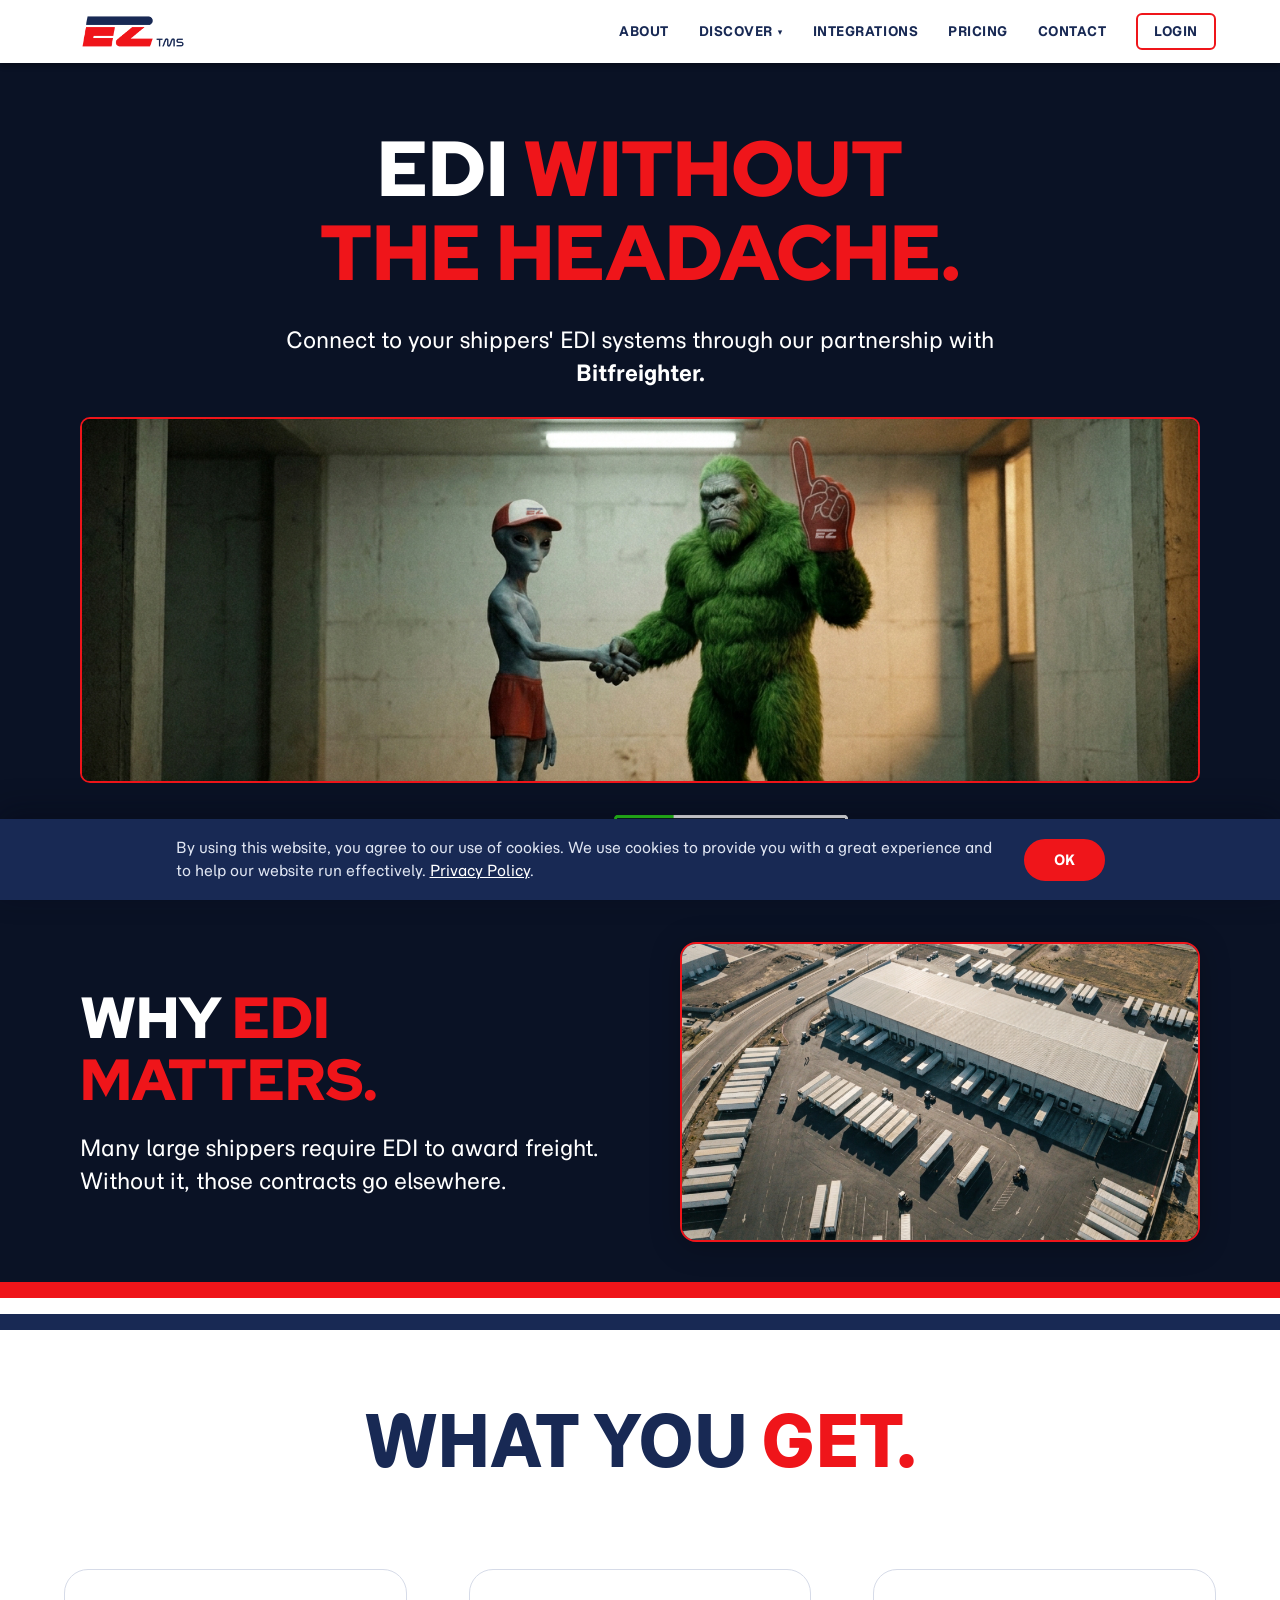
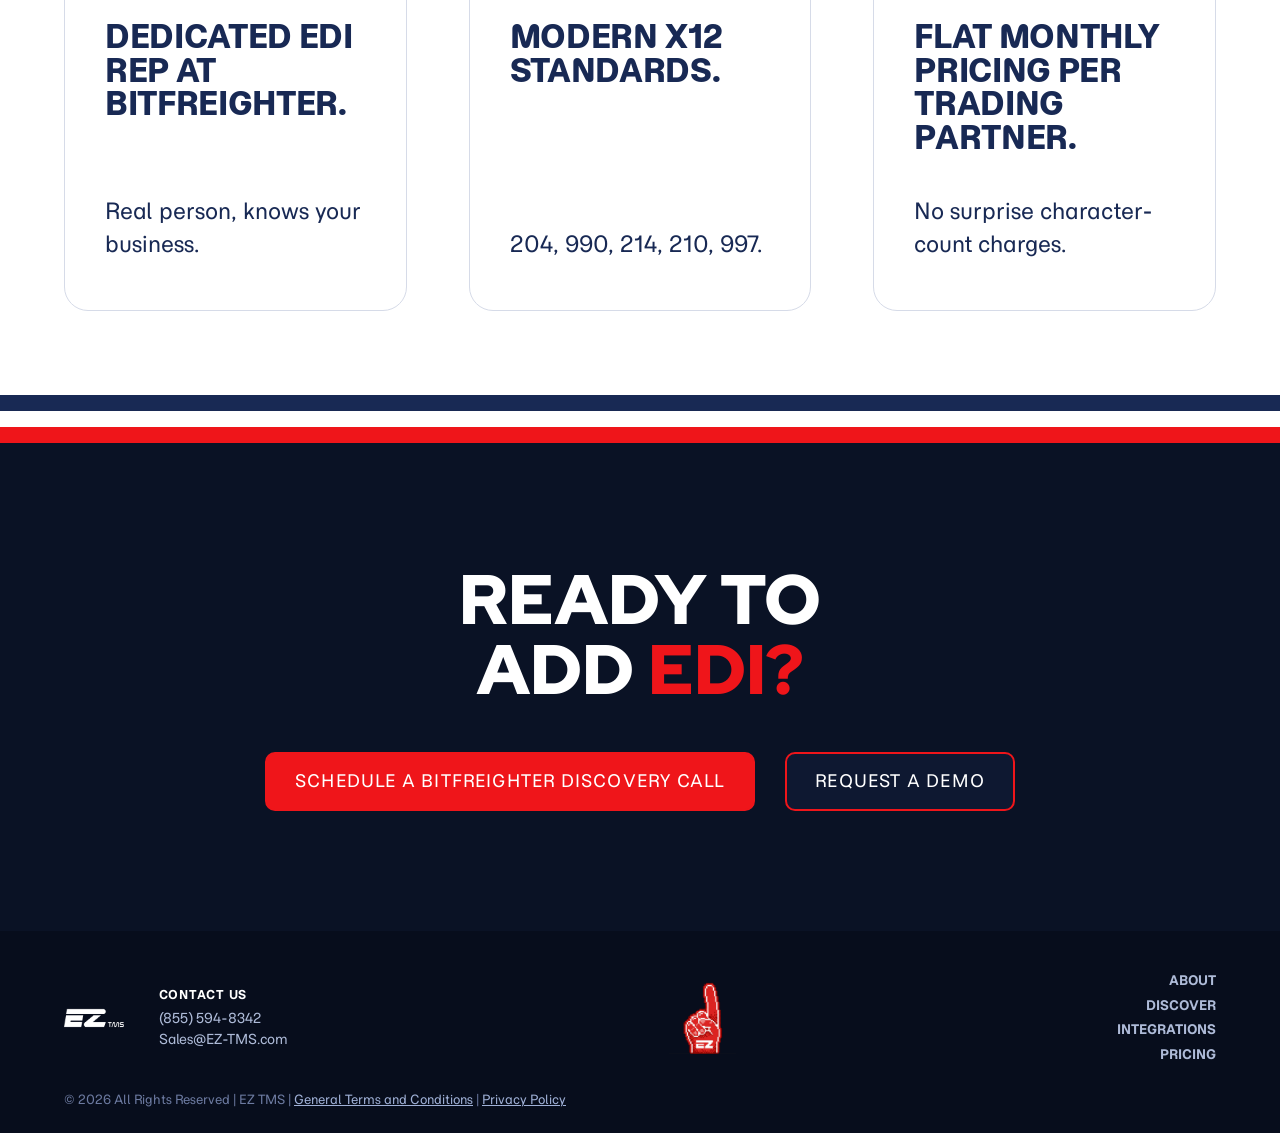
<file: edi-connectivity.html>
<!DOCTYPE html>
<html lang="en">
<head>
<meta charset="UTF-8" />
<meta name="viewport" content="width=device-width, initial-scale=1.0" />
<title>EDI Connectivity — EZ TMS</title>
<meta name="description" content="EDI without the headache. Connect to your shippers' EDI systems through our partnership with Bitfreighter. Modern X12 standards, flat monthly pricing." />
<link rel="stylesheet" href="style.css" />
</head>
<body class="page-light">

<!-- HEADER (light) -->
<header class="site-header light">
  <div class="wrap header-inner">
    <a href="index.html" class="logo"><img src="assets/logo.png" alt="EZ TMS" /></a>
    <nav class="nav">
      <a href="why-ez.html">About</a>
      <div class="nav-dd">
        <a href="#" class="nav-dd-trigger" aria-haspopup="true">Discover <span class="caret" aria-hidden="true">▾</span></a>
        <div class="nav-dd-menu">
          <a href="truckload-shipping.html">Truckload Shipping</a>
          <a href="ltl-portal.html">LTL Portal</a>
          <a href="edi-connectivity.html">EDI Connectivity</a>
        </div>
      </div>
      <a href="integrations.html">Integrations</a>
      <a href="pricing.html">Pricing</a>
      <a href="index.html#cta">Contact</a>
      <a href="#" class="btn-outline sm">Login</a>
    </nav>
  </div>
</header>

<!-- HERO (centered) -->
<section class="edi-hero">
  <h1 class="rhd lg-title">EDI <span class="r">without</span><br /><span class="r">the headache.</span></h1>
  <p class="edi-sub">Connect to your shippers' EDI systems through our partnership with <strong>Bitfreighter.</strong></p>
  <img src="assets/edi-partnership.png" alt="Zeke and Big Freighto shaking hands" class="edi-photo" />
  <div class="edi-lockup">
    <img src="assets/ez-logo-red.png" alt="EZ TMS" class="lk-ez" />
    <span class="lk-plus rhd">+</span>
    <img src="assets/bitfreighter-logo.png" alt="Bitfreighter" class="lk-bf" />
  </div>
</section>

<!-- WHY EDI MATTERS -->
<section class="edi-matters">
  <div class="em-copy">
    <h2 class="rhd">Why <span class="r">EDI</span><br /><span class="r">matters.</span></h2>
    <p>Many large shippers require EDI to award freight. Without it, those contracts go elsewhere.</p>
  </div>
  <div class="stat-box">
    <img src="assets/edi-stat.png" alt="Warehouse loading docks served by EDI-managed freight" />
  </div>
</section>

<div class="stripes light"><span></span><span></span><span></span></div>

<!-- WHAT YOU GET -->
<section class="midband edi-get">
  <div class="wrap">
    <h2 class="band-title">What you <span class="r">get.</span></h2>
    <div class="edi-cards">
      <div class="edi-card slant-l" tabindex="0">
        <h3>Dedicated EDI rep at Bitfreighter.</h3>
        <p>Real person, knows your business.</p>
      </div>
      <div class="edi-card" tabindex="0">
        <h3>Modern X12 standards.</h3>
        <p>204, 990, 214, 210, 997.</p>
      </div>
      <div class="edi-card slant-r" tabindex="0">
        <h3>Flat monthly pricing per trading partner.</h3>
        <p>No surprise character-count charges.</p>
      </div>
    </div>
  </div>
</section>

<div class="stripes light flip"><span></span><span></span><span></span></div>

<!-- CTA BAND -->
<section class="cta-band">
  <div class="cta-band-inner">
    <h2 class="rhd">Ready to<br />add <span class="r">EDI?</span></h2>
    <div class="cta-buttons">
      <a href="index.html#cta" class="btn-solid lg">Schedule a Bitfreighter discovery call</a>
      <a href="index.html#cta" class="btn-outline lg">Request a Demo</a>
    </div>
  </div>
</section>

<!-- FOOTER (light) -->
<footer class="site-footer">
  <div class="wrap footer-inner">
    <div class="foot-brand">
      <img src="assets/logo.png" alt="EZ TMS" class="foot-logo" />
      <div class="contact">
        <span class="label">CONTACT US</span>
        <a href="tel:8555948342">(855) 594-8342</a>
        <a href="mailto:Sales@EZ-TMS.com">Sales@EZ-TMS.com</a>
      </div>
    </div>
    <img src="assets/foam-8bit.png" alt="" class="foot-finger" />
    <nav class="foot-nav">
      <a href="why-ez.html">About</a>
      <a href="#">Discover</a>
      <a href="integrations.html">Integrations</a>
      <a href="pricing.html">Pricing</a>
    </nav>
  </div>
  <div class="wrap copyright">© 2026 All Rights Reserved | EZ TMS | <a href="terms.html">General Terms and Conditions</a> | <a href="privacy.html">Privacy Policy</a></div>
</footer>

<script src="assets/nav-menu.js"></script>
<script src="assets/demo-modal.js"></script>
<script src="assets/contact-modal.js"></script>
<script src="assets/cookie-consent.js"></script>
<script src="assets/game-modal.js"></script>
</body>
</html>
</file>
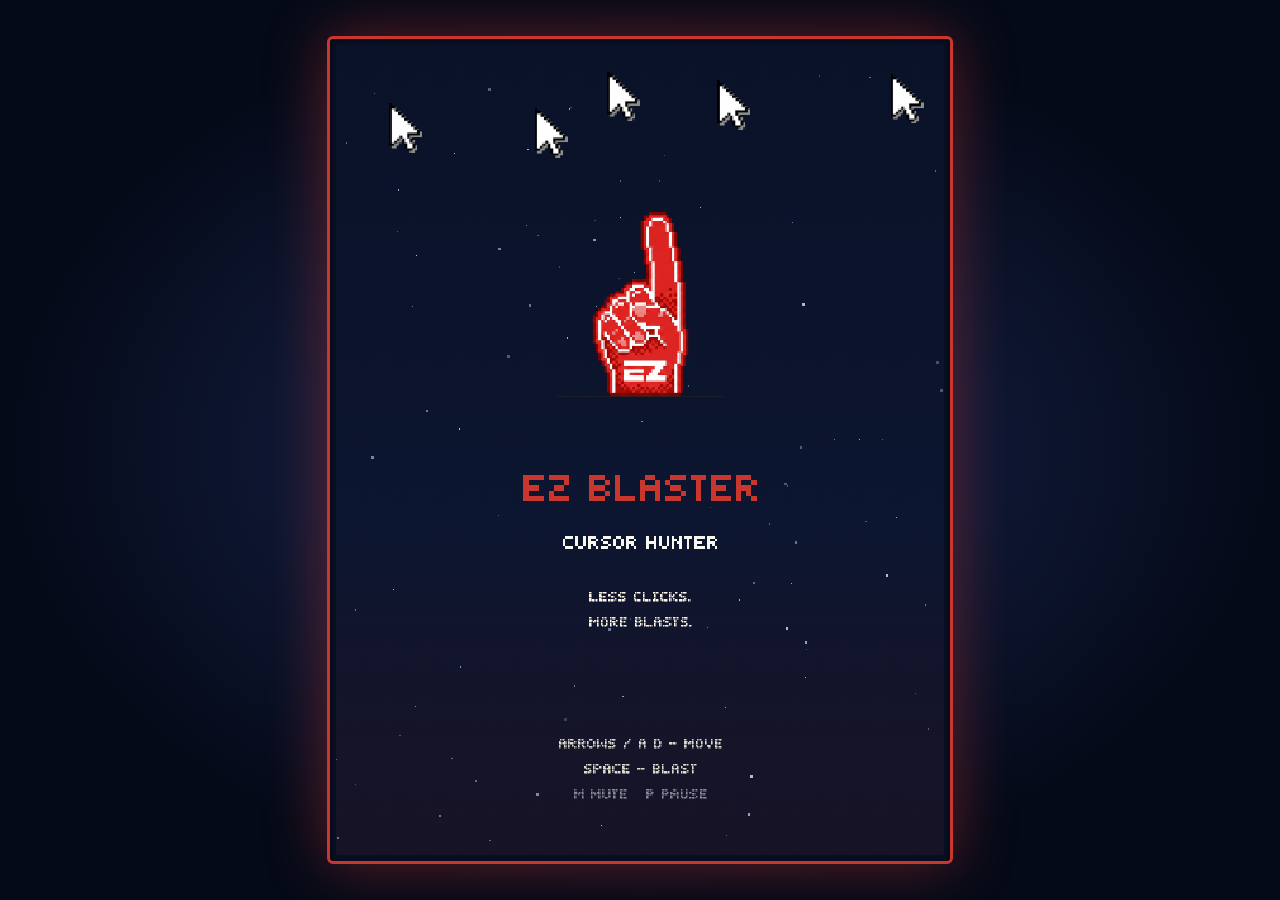
<file: ez-blaster.html>
<!DOCTYPE html>
<html lang="en">
<head>
<meta charset="UTF-8">
<meta name="viewport" content="width=device-width, initial-scale=1, user-scalable=no, viewport-fit=cover">
<title>EZ Blaster — A Game from EZ TMS</title>
<style>
  *, *::before, *::after { box-sizing: border-box; }
  html, body {
    margin: 0; padding: 0;
    width: 100%; height: 100%;
    background: #050a18;
    overflow: hidden;
    font-family: 'Courier New', Courier, monospace;
    color: #f8f8f0;
    -webkit-user-select: none; user-select: none;
    -webkit-touch-callout: none;
    overscroll-behavior: contain;
    touch-action: none;
  }
  .stage {
    position: fixed; inset: 0;
    display: flex; align-items: center; justify-content: center;
    background:
      radial-gradient(ellipse at center, #1a2855 0%, #050a18 70%),
      #050a18;
  }
  .frame {
    position: relative;
    display: inline-block;
    padding: 6px;
    border: 3px solid #c8362e;
    border-radius: 6px;
    box-shadow: 0 0 60px rgba(200, 54, 46, 0.45), inset 0 0 12px rgba(0,0,0,0.7);
    background: #0a1228;
  }
  canvas {
    display: block;
    image-rendering: pixelated;
    image-rendering: -moz-crisp-edges;
    image-rendering: crisp-edges;
    background: #0a1228;
    max-width: calc(100vw - 24px);
    max-height: calc(100vh - 24px);
    aspect-ratio: 480 / 640;
    width: auto; height: 90vh;
  }
</style>
</head>
<body>
<div class="stage">
  <div class="frame">
    <canvas id="game" width="480" height="640"></canvas>
  </div>
</div>
<script>
'use strict';
(() => {

// ============================================================
// SETUP
// ============================================================
const cvs = document.getElementById('game');
const ctx = cvs.getContext('2d');
ctx.imageSmoothingEnabled = false;
const W = cvs.width;
const H = cvs.height;
const PX = 4; // sprite pixel size

// ============================================================
// COLORS
// ============================================================
const C = {
  bg:          '#0a1228',
  bgDark:      '#050a18',
  red:         '#c8362e',
  redDark:     '#7a1f1a',
  redLight:    '#e85a52',
  pink:        '#ffb8b3',
  white:       '#f8f8f0',
  cream:       '#fff5e6',
  cursorBody:  '#dadace',
  cursorEdge:  '#1a1a22',
  cursorShade: '#8a8a98',
  yellow:      '#ffd84a',
  yellowDk:    '#c98a00',
  green:       '#5dd55d',
  blue:        '#6db6ff',
  blueDk:      '#2d5e9e',
  navy:        '#1a2855',
};

// Color key used by sprites
const KEY = {
  '.': null,
  'D': C.redDark,
  'R': C.red,
  'L': C.redLight,
  'P': C.pink,
  'W': C.white,
  'B': C.cursorEdge,
  'G': C.cursorBody,
  'S': C.cursorShade,
  'Y': C.yellow,
  'O': C.yellowDk,
  'N': C.green,
  'U': C.blue,
  'V': C.blueDk,
  'C': C.cream,
};

// ============================================================
// SPRITES (each char = 1 pixel block = PX*PX real pixels)
// ============================================================

// Foam finger player — 14 wide x 22 tall (56 x 88 actual)
const FINGER = [
  '....DDDDDD....',
  '...DRRRRRRD...',
  '...DRRRRRRD...',
  '...DPRRRRRD...',
  '...DPRRRRRD...',
  '...DPRRRRRD...',
  '...DPRRRRRD...',
  '...DPRRRRRDDD.',
  '..DPRRRRRRRRDD',
  '.DPRRRRRRRRRRD',
  'DPRRRRRRRRRRRD',
  'DPRRRRRRRRRRRD',
  'DPRRRRRRRRRRRD',
  'DPRRRRRRRRRRRD',
  'DPRRRRRRRRRRRD',
  'DPRRRRRRRRRRRD',
  'DPRRRRRRRRRRRD',
  'DPRRRRRRRRRRRD',
  'DRRRRRRRRRRRRD',
  '.DRRRRRRRRRRD.',
  '..DDDDDDDDDDD.',
  '...DDDDDDDD...',
];

// Mouse cursor enemy — 11 wide x 16 tall
const CURSOR = [
  'B..........',
  'BB.........',
  'BGB........',
  'BGGB.......',
  'BGGGB......',
  'BGGGGB.....',
  'BGGGGGB....',
  'BGGGGGGB...',
  'BGGGGGGGB..',
  'BGGGGBBBBB.',
  'BGGBSB.....',
  'BGBBSB.....',
  'BB.BSSB....',
  'B...BSSB...',
  '.....BSSB..',
  '......BBB..',
];

// Player bullet (tiny foam-finger pellet) — 3 wide x 6 tall
const BULLET = [
  '.W.',
  'WLW',
  'WRW',
  'WRW',
  'DRD',
  'D.D',
];

// Enemy bullet (a tiny click-dot) — 3 x 3
const EBULLET = [
  '.B.',
  'BGB',
  '.B.',
];

// Powerup capsule — 7 x 7
const POWERUP = [
  '..YYY..',
  '.YYYYY.',
  'YYCCCYY',
  'YYCCCYY',
  'YYCCCYY',
  '.YYYYY.',
  '..YYY..',
];

// ============================================================
// PIXEL FONT (uppercase + digits + punctuation)
// Each char is a 2D string array, rows of varying width
// ============================================================
const FONT = {
  'A': ['.RR.','R..R','RRRR','R..R','R..R'],
  'B': ['RRR.','R..R','RRR.','R..R','RRR.'],
  'C': ['.RRR','R...','R...','R...','.RRR'],
  'D': ['RRR.','R..R','R..R','R..R','RRR.'],
  'E': ['RRRR','R...','RRR.','R...','RRRR'],
  'F': ['RRRR','R...','RRR.','R...','R...'],
  'G': ['.RRR','R...','R.RR','R..R','.RRR'],
  'H': ['R..R','R..R','RRRR','R..R','R..R'],
  'I': ['RRR','.R.','.R.','.R.','RRR'],
  'J': ['..RR','...R','...R','R..R','.RR.'],
  'K': ['R..R','R.R.','RR..','R.R.','R..R'],
  'L': ['R...','R...','R...','R...','RRRR'],
  'M': ['R...R','RR.RR','R.R.R','R...R','R...R'],
  'N': ['R..R','RR.R','R.RR','R..R','R..R'],
  'O': ['.RR.','R..R','R..R','R..R','.RR.'],
  'P': ['RRR.','R..R','RRR.','R...','R...'],
  'Q': ['.RR.','R..R','R..R','R.RR','.RRR'],
  'R': ['RRR.','R..R','RRR.','R.R.','R..R'],
  'S': ['.RRR','R...','.RR.','...R','RRR.'],
  'T': ['RRR','.R.','.R.','.R.','.R.'],
  'U': ['R..R','R..R','R..R','R..R','.RR.'],
  'V': ['R..R','R..R','R..R','.RR.','..R.'],
  'W': ['R...R','R...R','R.R.R','RR.RR','R...R'],
  'X': ['R..R','R..R','.RR.','R..R','R..R'],
  'Y': ['R..R','R..R','.RR.','.R..','.R..'],
  'Z': ['RRRR','...R','.RR.','R...','RRRR'],
  '0': ['.RR.','R.RR','RR.R','R..R','.RR.'],
  '1': ['.R.','RR.','.R.','.R.','RRR'],
  '2': ['RRR.','...R','.RR.','R...','RRRR'],
  '3': ['RRR.','...R','.RR.','...R','RRR.'],
  '4': ['R..R','R..R','RRRR','...R','...R'],
  '5': ['RRRR','R...','RRR.','...R','RRR.'],
  '6': ['.RRR','R...','RRR.','R..R','.RR.'],
  '7': ['RRRR','...R','..R.','.R..','.R..'],
  '8': ['.RR.','R..R','.RR.','R..R','.RR.'],
  '9': ['.RR.','R..R','.RRR','...R','RRR.'],
  ' ': ['..','..','..','..','..'],
  '.': ['.','.','.','.','R'],
  ',': ['.','.','.','R','R'],
  '!': ['R','R','R','.','R'],
  '?': ['RRR.','...R','.RR.','....','.R..'],
  ':': ['.','R','.','R','.'],
  '-': ['....','....','RRRR','....','....'],
  '+': ['.R.','.R.','RRR','.R.','.R.'],
  "'": ['R','R','.','.','.'],
  '/': ['...R','..R.','.R..','R...','R...'],
  '>': ['R..','.R.','..R','.R.','R..'],
};

function textWidth(text, scale) {
  text = String(text).toUpperCase();
  let w = 0;
  for (const ch of text) {
    const g = FONT[ch] || FONT[' '];
    w += g[0].length * scale + scale;
  }
  return Math.max(0, w - scale);
}

function drawText(text, x, y, color, scale = 2, align = 'left') {
  text = String(text).toUpperCase();
  let curX = x;
  if (align === 'center') curX = x - textWidth(text, scale) / 2;
  else if (align === 'right') curX = x - textWidth(text, scale);
  for (const ch of text) {
    const g = FONT[ch] || FONT[' '];
    const cw = g[0].length;
    for (let r = 0; r < g.length; r++) {
      for (let c = 0; c < cw; c++) {
        if (g[r][c] === 'R') {
          ctx.fillStyle = color;
          ctx.fillRect(Math.round(curX + c * scale), Math.round(y + r * scale), scale, scale);
        }
      }
    }
    curX += cw * scale + scale;
  }
}

// ============================================================
// AUDIO (Web Audio chiptune)
// ============================================================
let audioCtx = null;
let muted = false;
function initAudio() {
  if (audioCtx) return;
  try { audioCtx = new (window.AudioContext || window.webkitAudioContext)(); }
  catch (e) {}
}
function resumeAudio() {
  if (audioCtx && audioCtx.state === 'suspended') audioCtx.resume();
}
function beep(freq, dur = 0.08, type = 'square', vol = 0.06) {
  if (muted || !audioCtx) return;
  const o = audioCtx.createOscillator();
  const g = audioCtx.createGain();
  o.type = type; o.frequency.value = freq;
  g.gain.value = vol;
  o.connect(g); g.connect(audioCtx.destination);
  o.start();
  g.gain.exponentialRampToValueAtTime(0.0001, audioCtx.currentTime + dur);
  o.stop(audioCtx.currentTime + dur);
}
function sweep(f1, f2, dur, type = 'square', vol = 0.06) {
  if (muted || !audioCtx) return;
  const o = audioCtx.createOscillator();
  const g = audioCtx.createGain();
  o.type = type;
  const t0 = audioCtx.currentTime;
  o.frequency.setValueAtTime(f1, t0);
  o.frequency.exponentialRampToValueAtTime(Math.max(20, f2), t0 + dur);
  g.gain.value = vol;
  g.gain.exponentialRampToValueAtTime(0.0001, t0 + dur);
  o.connect(g); g.connect(audioCtx.destination);
  o.start(); o.stop(t0 + dur);
}
function noise(dur = 0.12, vol = 0.06) {
  if (muted || !audioCtx) return;
  const sr = audioCtx.sampleRate;
  const buf = audioCtx.createBuffer(1, Math.max(1, Math.floor(sr * dur)), sr);
  const d = buf.getChannelData(0);
  for (let i = 0; i < d.length; i++) d[i] = (Math.random() * 2 - 1) * (1 - i / d.length);
  const src = audioCtx.createBufferSource();
  const g = audioCtx.createGain();
  g.gain.value = vol;
  src.buffer = buf;
  src.connect(g); g.connect(audioCtx.destination);
  src.start();
}
const SFX = {
  shoot:  () => sweep(900, 1500, 0.06, 'square', 0.045),
  hit:    () => { sweep(400, 80, 0.18, 'sawtooth', 0.06); noise(0.08, 0.04); },
  pop:    () => sweep(700, 220, 0.1, 'square', 0.05),
  explode:() => { sweep(220, 30, 0.35, 'sawtooth', 0.08); noise(0.25, 0.07); },
  power:  () => { beep(660, 0.06, 'triangle', 0.07); setTimeout(()=>beep(990,0.06,'triangle',0.07),60); setTimeout(()=>beep(1320,0.1,'triangle',0.08),120); },
  wave:   () => { beep(440, 0.08, 'triangle', 0.06); setTimeout(()=>beep(660,0.08,'triangle',0.06),100); setTimeout(()=>beep(880,0.15,'triangle',0.07),200); },
  death:  () => { sweep(440, 50, 0.5, 'sawtooth', 0.09); noise(0.4, 0.07); },
  click:  () => beep(1300, 0.04, 'square', 0.035),
  start:  () => { beep(523, 0.08, 'square', 0.06); setTimeout(()=>beep(659,0.08,'square',0.06),100); setTimeout(()=>beep(784,0.12,'square',0.07),200); },
};


// ============================================================
// IMAGE ASSETS (foam finger + cursor pixel art, embedded as PNG)
// ============================================================
const FINGER_PNG = '[data-uri]';
const CURSOR_PNG = '[data-uri]';

const ASSETS = {
  finger: null,
  cursorBasic: null,
  cursorFast: null,
  cursorTough: null,
  cursorFlash: null,
  ready: false,
};

function tintImage(img, color, mode) {
  const c = document.createElement('canvas');
  c.width = img.naturalWidth;
  c.height = img.naturalHeight;
  const cx = c.getContext('2d');
  cx.imageSmoothingEnabled = false;
  cx.drawImage(img, 0, 0);
  cx.globalCompositeOperation = mode;
  cx.fillStyle = color;
  cx.fillRect(0, 0, c.width, c.height);
  // Clip back to original alpha silhouette
  cx.globalCompositeOperation = 'destination-in';
  cx.drawImage(img, 0, 0);
  return c;
}

function loadAssets() {
  let pending = 2;
  const done = () => { if (--pending === 0) ASSETS.ready = true; };
  const fingerImg = new Image();
  fingerImg.onload = () => { ASSETS.finger = fingerImg; done(); };
  fingerImg.src = FINGER_PNG;
  const cursorImg = new Image();
  cursorImg.onload = () => {
    ASSETS.cursorBasic = cursorImg;
    ASSETS.cursorFast  = tintImage(cursorImg, '#6db6ff', 'multiply');
    ASSETS.cursorTough = tintImage(cursorImg, '#e85a52', 'multiply');
    ASSETS.cursorFlash = tintImage(cursorImg, '#ffffff', 'source-atop');
    done();
  };
  cursorImg.src = CURSOR_PNG;
}
loadAssets();

// Display sizes for art sprites (px on canvas) — in-game baseline
const ART = {
  fingerW: 88, fingerH: 97,
  cursorW: 30, cursorH: 46,
  bulletW: 12, bulletH: 24,
};

function drawArt(src, x, y, w, h) {
  if (!src) return;
  ctx.imageSmoothingEnabled = true;
  ctx.drawImage(src, Math.round(x - w / 2), Math.round(y - h / 2), w, h);
  ctx.imageSmoothingEnabled = false;
}

// ============================================================
// INPUT
// ============================================================
const keys = {};
window.addEventListener('keydown', e => {
  keys[e.code] = true;
  if (['ArrowLeft','ArrowRight','ArrowUp','ArrowDown','Space'].includes(e.code)) e.preventDefault();
  initAudio(); resumeAudio();
  if (e.code === 'KeyM') muted = !muted;
  if (e.code === 'KeyP' && state.scene === 'play') state.paused = !state.paused;
  if (e.code === 'Space') {
    if (state.scene === 'title') startGame();
    else if (state.scene === 'gameover' && state.gameoverTime > 1.5) startGame();
  }
});
window.addEventListener('keyup', e => { keys[e.code] = false; });

const touch = { left: false, right: false, fire: false };
function handleTouch(e) {
  e.preventDefault();
  initAudio(); resumeAudio();
  touch.left = touch.right = touch.fire = false;
  const rect = cvs.getBoundingClientRect();
  for (const t of e.touches) {
    const tx = (t.clientX - rect.left) / rect.width * W;
    const ty = (t.clientY - rect.top) / rect.height * H;
    if (ty < H * 0.55) {
      touch.fire = true;
    } else {
      if (tx < W / 2) touch.left = true;
      else touch.right = true;
    }
  }
}
cvs.addEventListener('touchstart', e => {
  handleTouch(e);
  if (state.scene === 'title') startGame();
  else if (state.scene === 'gameover' && state.gameoverTime > 1.5) startGame();
}, { passive: false });
cvs.addEventListener('touchmove', handleTouch, { passive: false });
cvs.addEventListener('touchend', e => {
  e.preventDefault();
  if (e.touches.length === 0) {
    touch.left = touch.right = touch.fire = false;
  } else handleTouch(e);
}, { passive: false });
cvs.addEventListener('touchcancel', e => {
  touch.left = touch.right = touch.fire = false;
}, { passive: false });

cvs.addEventListener('mousedown', () => {
  initAudio(); resumeAudio();
  if (state.scene === 'title') startGame();
  else if (state.scene === 'gameover' && state.gameoverTime > 1.5) startGame();
});

// ============================================================
// GAME STATE
// ============================================================
const state = {
  scene: 'title',     // 'title' | 'play' | 'gameover'
  score: 0,
  highScore: 0,
  lives: 3,
  level: 1,
  wave: 1,
  paused: false,
  time: 0,
  shake: 0,
  player: null,
  bullets: [],
  enemies: [],
  enemyBullets: [],
  particles: [],
  powerups: [],
  stars: [],
  spawnQueue: [],
  waveCleared: false,
  waveDelay: 0,
  gameoverTime: 0,
  message: '',
  messageTime: 0,
  combo: 0,
  comboTimer: 0,
};

// Starfield
for (let i = 0; i < 90; i++) {
  state.stars.push({
    x: Math.random() * W,
    y: Math.random() * H,
    speed: 10 + Math.random() * 70,
    size: Math.random() < 0.25 ? 2 : 1,
    brightness: 0.25 + Math.random() * 0.75,
  });
}

function resetPlayer() {
  state.player = {
    x: W / 2,
    y: H - 80,
    width: ART.fingerW,
    height: ART.fingerH,
    cooldown: 0,
    invuln: 0,
    powerLevel: 1,
    powerTime: 0,
  };
}

function startGame() {
  state.scene = 'play';
  state.score = 0;
  state.lives = 3;
  state.level = 1;
  state.wave = 1;
  state.bullets.length = 0;
  state.enemies.length = 0;
  state.enemyBullets.length = 0;
  state.particles.length = 0;
  state.powerups.length = 0;
  state.spawnQueue.length = 0;
  state.waveCleared = false;
  state.waveDelay = 0;
  state.combo = 0;
  state.message = 'WAVE 1';
  state.messageTime = 1.8;
  resetPlayer();
  spawnWave();
  SFX.start();
}

function gameOver() {
  if (state.score > state.highScore) state.highScore = state.score;
  state.scene = 'gameover';
  state.gameoverTime = 0;
}

// ============================================================
// WAVES
// ============================================================
function spawnWave() {
  state.spawnQueue.length = 0;
  state.waveCleared = false;
  state.waveDelay = 0;

  const level = state.level;
  const wave = state.wave;

  const cols = Math.min(8, 5 + Math.floor((level - 1) / 2));
  const rows = Math.min(4, 2 + Math.floor(wave / 2) + Math.floor((level - 1) / 3));

  const cellW = 44;
  const cellH = 36;
  const fW = cols * cellW;
  const fStartX = (W - fW) / 2 + cellW / 2;
  const fStartY = 80;

  for (let r = 0; r < rows; r++) {
    for (let c = 0; c < cols; c++) {
      const idx = r * cols + c;
      const tx = fStartX + c * cellW;
      const ty = fStartY + r * cellH;
      const fromLeft = (r % 2 === 0);
      const sx = fromLeft ? -40 : W + 40;
      const sy = -30 - (idx % 3) * 12;
      let type = 'basic';
      if (r === 0) type = 'fast';
      else if (r === rows - 1 && wave >= 2) type = 'tough';
      state.spawnQueue.push({
        delay: idx * 0.10,
        sx, sy, tx, ty, type,
        col: c, row: r,
      });
    }
  }
  SFX.wave();
}

function spawnEnemy(s) {
  state.enemies.push({
    sx: s.sx, sy: s.sy,
    x: s.sx, y: s.sy,
    tx: s.tx, ty: s.ty,
    col: s.col, row: s.row,
    type: s.type,
    mode: 'entering',
    pathT: 0,
    diveTimer: Math.max(1.5, 4 - state.level * 0.3) + Math.random() * Math.max(2.5, 8 - state.level * 0.4),
    diveProgress: 0,
    diveStartX: 0, diveStartY: 0,
    diveTargetX: 0, diveTargetY: 0,
    diveSwerve: 0,
    width: ART.cursorW,
    height: ART.cursorH,
    shootCooldown: 1.5 + Math.random() * 2,
    hp: s.type === 'tough'
        ? 2 + Math.floor((state.level - 1) / 3)   // tough: 2 (L1-3), 3 (L4-6), 4 (L7-9)...
        : (state.level >= 6 ? 2 : 1),              // basic/fast: 1, bumped to 2 at L6+
    flash: 0,
  });
}

// ============================================================
// UPDATE
// ============================================================
function update(dt) {
  state.time += dt;
  if (state.shake > 0) state.shake = Math.max(0, state.shake - dt * 30);
  if (state.messageTime > 0) state.messageTime -= dt;
  if (state.comboTimer > 0) {
    state.comboTimer -= dt;
    if (state.comboTimer <= 0) state.combo = 0;
  }

  // Stars (parallax — speed scales subtly during play)
  const starMul = state.scene === 'play' ? 1 : 0.6;
  for (const s of state.stars) {
    s.y += s.speed * dt * starMul;
    if (s.y > H) { s.y = -2; s.x = Math.random() * W; }
  }

  if (state.scene === 'title') {
    updateParticles(dt);
  } else if (state.scene === 'play') {
    if (!state.paused) updatePlay(dt);
  } else if (state.scene === 'gameover') {
    state.gameoverTime += dt;
    updateParticles(dt);
    updateBullets(dt);
  }
}

function updatePlay(dt) {
  updatePlayer(dt);
  updateBullets(dt);
  updateEnemies(dt);
  updateEnemyBullets(dt);
  updatePowerups(dt);
  updateParticles(dt);
  updateSpawnQueue(dt);
  checkCollisions();
  checkWaveClear(dt);
}

function updatePlayer(dt) {
  const p = state.player;
  if (!p) return;

  let dx = 0;
  if (keys.ArrowLeft || keys.KeyA || touch.left) dx -= 1;
  if (keys.ArrowRight || keys.KeyD || touch.right) dx += 1;

  const speed = 300;
  p.x += dx * speed * dt;
  p.x = Math.max(p.width / 2, Math.min(W - p.width / 2, p.x));

  p.cooldown -= dt;
  if ((keys.Space || keys.KeyW || keys.ArrowUp || touch.fire) && p.cooldown <= 0) {
    fireBullet();
    p.cooldown = p.powerLevel >= 3 ? 0.16 : (p.powerLevel === 2 ? 0.19 : 0.22);
  }

  if (p.invuln > 0) p.invuln -= dt;
  if (p.powerTime > 0) {
    p.powerTime -= dt;
    if (p.powerTime <= 0) {
      p.powerLevel = 1;
      state.message = 'POWER DOWN';
      state.messageTime = 1.0;
    }
  }
}

function fireBullet() {
  const p = state.player;
  const y = p.y - p.height / 2 + 4;
  if (p.powerLevel === 1) {
    state.bullets.push({ x: p.x, y, vx: 0, vy: -540, dmg: 1 });
  } else if (p.powerLevel === 2) {
    state.bullets.push({ x: p.x - 10, y, vx: 0, vy: -540, dmg: 1 });
    state.bullets.push({ x: p.x + 10, y, vx: 0, vy: -540, dmg: 1 });
  } else {
    state.bullets.push({ x: p.x, y: y - 4, vx: 0, vy: -580, dmg: 1 });
    state.bullets.push({ x: p.x - 12, y: y + 4, vx: -110, vy: -500, dmg: 1 });
    state.bullets.push({ x: p.x + 12, y: y + 4, vx: 110, vy: -500, dmg: 1 });
  }
  SFX.shoot();
}

function updateBullets(dt) {
  for (let i = state.bullets.length - 1; i >= 0; i--) {
    const b = state.bullets[i];
    b.x += b.vx * dt;
    b.y += b.vy * dt;
    if (b.y < -10 || b.x < -10 || b.x > W + 10) state.bullets.splice(i, 1);
  }
}

function updateEnemyBullets(dt) {
  for (let i = state.enemyBullets.length - 1; i >= 0; i--) {
    const b = state.enemyBullets[i];
    b.x += b.vx * dt;
    b.y += b.vy * dt;
    if (b.y > H + 10 || b.x < -20 || b.x > W + 20) state.enemyBullets.splice(i, 1);
  }
}

function updateEnemies(dt) {
  const sway = Math.sin(state.time * 1.0) * 14;

  for (const e of state.enemies) {
    if (e.flash > 0) e.flash -= dt;

    if (e.mode === 'entering') {
      e.pathT += dt * 0.7;
      const t = Math.min(1, e.pathT);
      const ease = t * t * (3 - 2 * t);
      const baseX = e.sx + (e.tx - e.sx) * ease;
      const baseY = e.sy + (e.ty - e.sy) * ease;
      const arc = Math.sin(t * Math.PI) * 60;
      e.x = baseX + (e.sx < W / 2 ? -arc : arc);
      e.y = baseY;
      if (e.pathT >= 1) {
        e.mode = 'formation';
        e.x = e.tx; e.y = e.ty;
      }
    } else if (e.mode === 'formation') {
      e.x = e.tx + sway;
      e.y = e.ty + Math.sin(state.time * 1.6 + e.col * 0.5) * 3;
      e.diveTimer -= dt;
      e.shootCooldown -= dt;
      const divers = state.enemies.filter(en => en.mode === 'diving').length;
      const maxDivers = 1 + Math.floor(state.level / 2);
      if (e.diveTimer <= 0 && divers < maxDivers) {
        startDive(e);
      }
      if (e.shootCooldown <= 0) {
        if (Math.random() < 0.018 + state.level * 0.006) shootAtPlayer(e);
        e.shootCooldown = 1.8 + Math.random() * 2;
      }
    } else if (e.mode === 'diving') {
      e.diveProgress += dt * (0.55 + state.level * 0.05);
      const t = Math.min(1, e.diveProgress);
      const baseX = e.diveStartX + (e.diveTargetX - e.diveStartX) * t;
      const baseY = e.diveStartY + (e.diveTargetY - e.diveStartY) * t;
      e.x = baseX + Math.sin(t * Math.PI * 1.6) * e.diveSwerve;
      e.y = baseY;
      e.shootCooldown -= dt;
      if (e.shootCooldown <= 0 && t > 0.15 && t < 0.7) {
        if (Math.random() < 0.05) {
          shootAtPlayer(e);
          e.shootCooldown = 0.8;
        } else {
          e.shootCooldown = 0.1;
        }
      }
      if (e.y > H + 30) {
        // Re-enter from top, snap back to formation slot
        e.mode = 'entering';
        e.sx = e.tx + (Math.random() < 0.5 ? -W * 0.35 : W * 0.35);
        e.sy = -30;
        e.x = e.sx; e.y = e.sy;
        e.pathT = 0;
        e.diveTimer = Math.max(2, 5 - state.level * 0.3) + Math.random() * Math.max(2.5, 7 - state.level * 0.35);
      }
    }
  }
}

function startDive(e) {
  e.mode = 'diving';
  e.diveStartX = e.x;
  e.diveStartY = e.y;
  const p = state.player;
  e.diveTargetX = p ? p.x + (Math.random() - 0.5) * 140 : W / 2;
  e.diveTargetY = H + 40;
  e.diveProgress = 0;
  e.diveSwerve = (Math.random() - 0.5) * 220;
  e.shootCooldown = 0.4;
}

function shootAtPlayer(e) {
  const p = state.player;
  if (!p) return;
  const dx = p.x - e.x;
  const dy = p.y - e.y;
  const len = Math.hypot(dx, dy) || 1;
  const sp = 170 + state.level * 18;
  state.enemyBullets.push({
    x: e.x, y: e.y + 8,
    vx: (dx / len) * sp,
    vy: Math.max(90, (dy / len) * sp),
  });
  SFX.click();
}

function updatePowerups(dt) {
  for (let i = state.powerups.length - 1; i >= 0; i--) {
    const p = state.powerups[i];
    p.y += 90 * dt;
    p.t = (p.t || 0) + dt;
    if (p.y > H + 20) state.powerups.splice(i, 1);
  }
}

function updateParticles(dt) {
  for (let i = state.particles.length - 1; i >= 0; i--) {
    const p = state.particles[i];
    p.x += p.vx * dt;
    p.y += p.vy * dt;
    p.vy += 220 * dt;
    p.vx *= 0.96;
    p.life -= dt;
    if (p.life <= 0) state.particles.splice(i, 1);
  }
}

function updateSpawnQueue(dt) {
  for (let i = state.spawnQueue.length - 1; i >= 0; i--) {
    const s = state.spawnQueue[i];
    s.delay -= dt;
    if (s.delay <= 0) {
      spawnEnemy(s);
      state.spawnQueue.splice(i, 1);
    }
  }
}

function checkCollisions() {
  const p = state.player;
  if (!p) return;

  // Player bullets -> enemies
  for (let i = state.bullets.length - 1; i >= 0; i--) {
    const b = state.bullets[i];
    for (let j = state.enemies.length - 1; j >= 0; j--) {
      const e = state.enemies[j];
      if (e.mode === 'entering') continue;
      const dx = b.x - e.x;
      const dy = b.y - e.y;
      if (Math.abs(dx) < e.width / 2 - 2 && Math.abs(dy) < e.height / 2 - 2) {
        state.bullets.splice(i, 1);
        e.hp -= b.dmg;
        e.flash = 0.1;
        if (e.hp <= 0) {
          killEnemy(e, j);
        } else {
          SFX.pop();
          burst(b.x, b.y, 4, C.cursorBody);
        }
        break;
      }
    }
  }

  // Enemy bullets -> player
  if (p.invuln <= 0) {
    for (let i = state.enemyBullets.length - 1; i >= 0; i--) {
      const b = state.enemyBullets[i];
      const dx = b.x - p.x;
      const dy = b.y - (p.y + 4);
      if (Math.abs(dx) < p.width / 3 && Math.abs(dy) < p.height / 2 - 4) {
        state.enemyBullets.splice(i, 1);
        playerHit();
        return;
      }
    }
    // Enemy contact -> player
    for (let j = state.enemies.length - 1; j >= 0; j--) {
      const e = state.enemies[j];
      if (e.mode === 'entering') continue;
      const dx = e.x - p.x;
      const dy = e.y - p.y;
      if (Math.abs(dx) < (e.width + p.width) / 2 - 10 &&
          Math.abs(dy) < (e.height + p.height) / 2 - 10) {
        killEnemy(e, j);
        playerHit();
        return;
      }
    }
  }

  // Player -> powerup
  for (let i = state.powerups.length - 1; i >= 0; i--) {
    const pu = state.powerups[i];
    const dx = pu.x - p.x;
    const dy = pu.y - p.y;
    if (Math.abs(dx) < 22 && Math.abs(dy) < 28) {
      state.powerups.splice(i, 1);
      applyPowerup(pu.kind);
    }
  }
}

function killEnemy(e, idx) {
  if (idx >= 0) state.enemies.splice(idx, 1);
  let points = e.type === 'tough' ? 300 : (e.type === 'fast' ? 200 : 100);
  if (e.mode === 'diving') points *= 2;
  state.combo++;
  state.comboTimer = 1.4;
  const comboBonus = Math.min(8, state.combo);
  points *= comboBonus >= 3 ? Math.floor(comboBonus / 2) : 1;
  state.score += points;
  if (state.combo >= 5 && state.combo % 5 === 0) {
    state.message = 'COMBO X' + state.combo + '!';
    state.messageTime = 0.8;
  }
  burst(e.x, e.y, 16, C.cursorBody);
  burst(e.x, e.y, 8, C.red);
  state.shake = Math.max(state.shake, 4);
  SFX.explode();

  // Powerup drop (rare)
  if (Math.random() < 0.035) {
    const kinds = ['power', 'power', 'life'];
    const kind = kinds[Math.floor(Math.random() * kinds.length)];
    state.powerups.push({ x: e.x, y: e.y, kind, t: 0 });
  }
}

function applyPowerup(kind) {
  const p = state.player;
  if (kind === 'power') {
    p.powerLevel = Math.min(3, p.powerLevel + 1);
    p.powerTime = 14;
    state.message = p.powerLevel === 3 ? 'POWER MAX!' : 'POWER UP!';
    state.messageTime = 1.2;
  } else if (kind === 'life') {
    state.lives = Math.min(5, state.lives + 1);
    state.message = '+1 LIFE';
    state.messageTime = 1.2;
  }
  SFX.power();
}

function playerHit() {
  const p = state.player;
  state.lives--;
  state.shake = 12;
  burst(p.x, p.y, 24, C.red);
  burst(p.x, p.y, 10, C.white);
  SFX.death();
  state.combo = 0;
  if (state.lives < 0) {
    gameOver();
  } else {
    p.invuln = 2.2;
    p.x = W / 2;
    p.powerLevel = 1;
    p.powerTime = 0;
  }
}

function burst(x, y, count, color) {
  for (let i = 0; i < count; i++) {
    const a = Math.random() * Math.PI * 2;
    const s = 50 + Math.random() * 200;
    state.particles.push({
      x, y,
      vx: Math.cos(a) * s,
      vy: Math.sin(a) * s - 50,
      life: 0.4 + Math.random() * 0.6,
      color,
      size: Math.random() < 0.35 ? PX * 2 : PX,
    });
  }
}

function checkWaveClear(dt) {
  if (state.enemies.length === 0 && state.spawnQueue.length === 0 && !state.waveCleared) {
    state.waveCleared = true;
    state.waveDelay = 1.6;
    state.score += 500 * state.level;
  }
  if (state.waveCleared) {
    state.waveDelay -= dt;
    if (state.waveDelay <= 0) {
      state.wave++;
      if (state.wave > 3) { state.wave = 1; state.level++; }
      state.message = state.wave === 1 ? 'LEVEL ' + state.level : 'WAVE ' + state.wave;
      state.messageTime = 1.8;
      state.waveCleared = false;
      spawnWave();
    }
  }
}

// ============================================================
// RENDER
// ============================================================
function drawSprite(sprite, x, y, scale = PX, colorMap = KEY) {
  const w = sprite[0].length;
  const h = sprite.length;
  const x0 = Math.round(x - w * scale / 2);
  const y0 = Math.round(y - h * scale / 2);
  for (let r = 0; r < h; r++) {
    const row = sprite[r];
    for (let c = 0; c < w; c++) {
      const ch = row[c];
      const color = colorMap[ch];
      if (color) {
        ctx.fillStyle = color;
        ctx.fillRect(x0 + c * scale, y0 + r * scale, scale, scale);
      }
    }
  }
}

function drawSpriteTint(sprite, x, y, scale, tint) {
  const w = sprite[0].length;
  const h = sprite.length;
  const x0 = Math.round(x - w * scale / 2);
  const y0 = Math.round(y - h * scale / 2);
  ctx.fillStyle = tint;
  for (let r = 0; r < h; r++) {
    const row = sprite[r];
    for (let c = 0; c < w; c++) {
      if (row[c] !== '.') {
        ctx.fillRect(x0 + c * scale, y0 + r * scale, scale, scale);
      }
    }
  }
}

function draw() {
  // Background
  ctx.fillStyle = C.bg;
  ctx.fillRect(0, 0, W, H);
  // Subtle horizon glow
  const grad = ctx.createLinearGradient(0, 0, 0, H);
  grad.addColorStop(0, 'rgba(26,40,85,0.0)');
  grad.addColorStop(0.6, 'rgba(26,40,85,0.18)');
  grad.addColorStop(1, 'rgba(120,30,30,0.12)');
  ctx.fillStyle = grad;
  ctx.fillRect(0, 0, W, H);

  // Stars
  for (const s of state.stars) {
    ctx.fillStyle = `rgba(170, 195, 240, ${s.brightness})`;
    ctx.fillRect(Math.round(s.x), Math.round(s.y), s.size, s.size);
  }

  ctx.save();
  if (state.shake > 0) {
    ctx.translate((Math.random() - 0.5) * state.shake, (Math.random() - 0.5) * state.shake);
  }

  if (state.scene === 'title') drawTitle();
  else if (state.scene === 'play') drawPlay();
  else if (state.scene === 'gameover') { drawPlay(); drawGameOver(); }

  ctx.restore();

  // Mute icon
  if (muted) drawText('MUTE', W - 8, H - 16, 'rgba(255,216,74,0.7)', 1.5, 'right');
}

function drawFingerWithLogo(x, y, scale = 1) {
  // The art already has the EZ logo baked in.
  if (!ASSETS.finger) return;
  const w = ART.fingerW * scale;
  const h = ART.fingerH * scale;
  drawArt(ASSETS.finger, x, y, w, h);
}

function drawTitle() {
  const t = state.time;

  // Floating cursors as background ambiance
  for (let i = 0; i < 5; i++) {
    const cx = (i / 5) * W + (W / 10) + Math.sin(t * 0.4 + i * 1.7) * 28;
    const cy = 50 + (i % 2) * 14 + Math.cos(t * 0.35 + i) * 16;
    drawArt(ASSETS.cursorBasic, cx, cy, ART.cursorW * 0.85, ART.cursorH * 0.85);
  }

  // Big foam finger (scaled up for the splash)
  const fy = 200 + Math.sin(t * 1.4) * 6;
  drawFingerWithLogo(W / 2, fy, 1.5);

  // Title — chunky red logo
  const pulse = 1 + Math.sin(t * 3) * 0.04;
  drawText('EZ BLASTER', W / 2, 340, C.red, Math.round(4 * pulse), 'center');
  drawText('CURSOR HUNTER', W / 2, 388, C.white, 2, 'center');

  // Tagline
  drawText('LESS CLICKS.', W / 2, 432, C.cream, 1.5, 'center');
  drawText('MORE BLASTS.', W / 2, 452, C.cream, 1.5, 'center');

  // Press to start
  const blink = Math.floor(t * 2) % 2 === 0;
  if (blink) drawText('PRESS SPACE OR TAP TO START', W / 2, 500, C.yellow, 2, 'center');

  // Controls
  drawText('ARROWS / A D - MOVE', W / 2, 548, C.cursorBody, 1.5, 'center');
  drawText('SPACE - BLAST', W / 2, 568, C.cursorBody, 1.5, 'center');
  drawText('M MUTE   P PAUSE', W / 2, 588, C.cursorShade, 1.5, 'center');

}

function drawPlay() {
  // Powerups
  for (const pu of state.powerups) {
    const flash = Math.floor(pu.t * 8) % 2 === 0;
    const showColor = pu.kind === 'life' ? C.red : C.yellow;
    if (flash || pu.t < 5) {
      const map = pu.kind === 'life'
        ? { '.': null, 'Y': C.red,  'C': C.white }
        : { '.': null, 'Y': C.blue, 'C': C.white };
      drawSprite(POWERUP, pu.x, pu.y, PX, map);
      drawText(pu.kind === 'life' ? '+' : 'EZ', pu.x, pu.y - 4, C.bgDark, 2, 'center');
    }
  }

  // Player bullets
  for (const b of state.bullets) drawSprite(BULLET, b.x, b.y, PX);

  // Player
  const p = state.player;
  if (p) {
    const blink = p.invuln > 0 && Math.floor(p.invuln * 14) % 2 === 0;
    if (!blink) {
      drawFingerWithLogo(p.x, p.y, 1);
    }
    if (p.powerTime > 0) {
      for (let i = 0; i < p.powerLevel; i++) {
        ctx.fillStyle = p.powerTime < 3 ? (Math.floor(state.time*8)%2 ? C.yellow : C.redDark) : C.yellow;
        ctx.fillRect(p.x - 18 + i * 14, p.y + p.height / 2 + 6, 10, 3);
      }
    }
  }

  // Enemies
  for (const e of state.enemies) {
    let src;
    if (e.flash > 0)            src = ASSETS.cursorFlash;
    else if (e.type === 'fast') src = ASSETS.cursorFast;
    else if (e.type === 'tough')src = ASSETS.cursorTough;
    else                        src = ASSETS.cursorBasic;
    drawArt(src, e.x, e.y, ART.cursorW, ART.cursorH);
  }

  // Enemy bullets
  for (const b of state.enemyBullets) {
    drawSprite(EBULLET, b.x, b.y, PX, { '.': null, 'B': C.redDark, 'G': C.red });
  }

  // Particles
  for (const pt of state.particles) {
    const alpha = Math.min(1, pt.life * 2.2);
    ctx.globalAlpha = alpha;
    ctx.fillStyle = pt.color;
    ctx.fillRect(Math.round(pt.x), Math.round(pt.y), pt.size, pt.size);
  }
  ctx.globalAlpha = 1;

  // HUD
  drawHUD();

  // Message
  if (state.messageTime > 0) {
    const alpha = Math.min(1, state.messageTime / 0.6);
    ctx.globalAlpha = alpha;
    drawText(state.message, W / 2, H / 2 - 30, C.yellow, 4, 'center');
    ctx.globalAlpha = 1;
  }

  // Pause overlay
  if (state.paused) {
    ctx.fillStyle = 'rgba(0,0,0,0.65)';
    ctx.fillRect(0, 0, W, H);
    drawText('PAUSED', W / 2, H / 2 - 20, C.white, 5, 'center');
    drawText('PRESS P TO RESUME', W / 2, H / 2 + 40, C.cream, 2, 'center');
  }
}

function drawHUD() {
  drawText('CLICKS ELIMINATED', 12, 10, C.cream, 1, 'left');
  drawText(String(state.score).padStart(6, '0'), 12, 22, C.white, 2);

  drawText('LVL ' + state.level + ' - ' + state.wave, W / 2, 10, C.yellow, 1.5, 'center');
  if (state.combo >= 2) {
    drawText('X' + state.combo, W / 2, 32, C.redLight, 2, 'center');
  }

  drawText('LIVES', W - 12, 10, C.cream, 1.5, 'right');
  for (let i = 0; i < state.lives; i++) {
    drawArt(ASSETS.finger, W - 18 - i * 22, 46, 20, 22);
  }
}

function drawGameOver() {
  ctx.fillStyle = `rgba(0,0,0,${Math.min(0.65, state.gameoverTime * 0.35)})`;
  ctx.fillRect(0, 0, W, H);
  const t = state.gameoverTime;
  if (t > 0.3) drawText('GAME OVER', W / 2, 200, C.red, 5, 'center');
  if (t > 0.8) {
    drawText('FINAL CLICKS ELIMINATED', W / 2, 290, C.cream, 1.5, 'center');
    drawText(String(state.score).padStart(6, '0'), W / 2, 315, C.white, 3, 'center');
  }
  if (t > 1.2) {
    if (state.score >= state.highScore && state.highScore > 0) {
      const blink = Math.floor(t * 4) % 2 === 0;
      if (blink) drawText('NEW HIGH SCORE!', W / 2, 370, C.yellow, 2, 'center');
    } else if (state.highScore > 0) {
      drawText('HIGH ' + String(state.highScore).padStart(6, '0'), W / 2, 370, C.cream, 1.5, 'center');
    }
    drawText('REACHED LEVEL ' + state.level, W / 2, 396, C.cursorBody, 1.5, 'center');
  }
  if (t > 2.0 && Math.floor(t * 2) % 2 === 0) {
    drawText('PRESS SPACE OR TAP TO PLAY AGAIN', W / 2, 470, C.yellow, 1.5, 'center');
  }
  if (t > 2.0) {
    drawText('READY TO LEVEL UP YOUR REAL', W / 2, 540, C.cream, 1.5, 'center');
    drawText('BROKERAGE?  EZ TMS IS WAITING', W / 2, 562, C.cream, 1.5, 'center');
  }
}

// ============================================================
// MAIN LOOP
// ============================================================
let lastT = performance.now();
function loop(t) {
  const dt = Math.min(1 / 30, (t - lastT) / 1000);
  lastT = t;
  update(dt);
  draw();
  requestAnimationFrame(loop);
}
requestAnimationFrame(loop);

})();
</script>
</body>
</html>
</file>
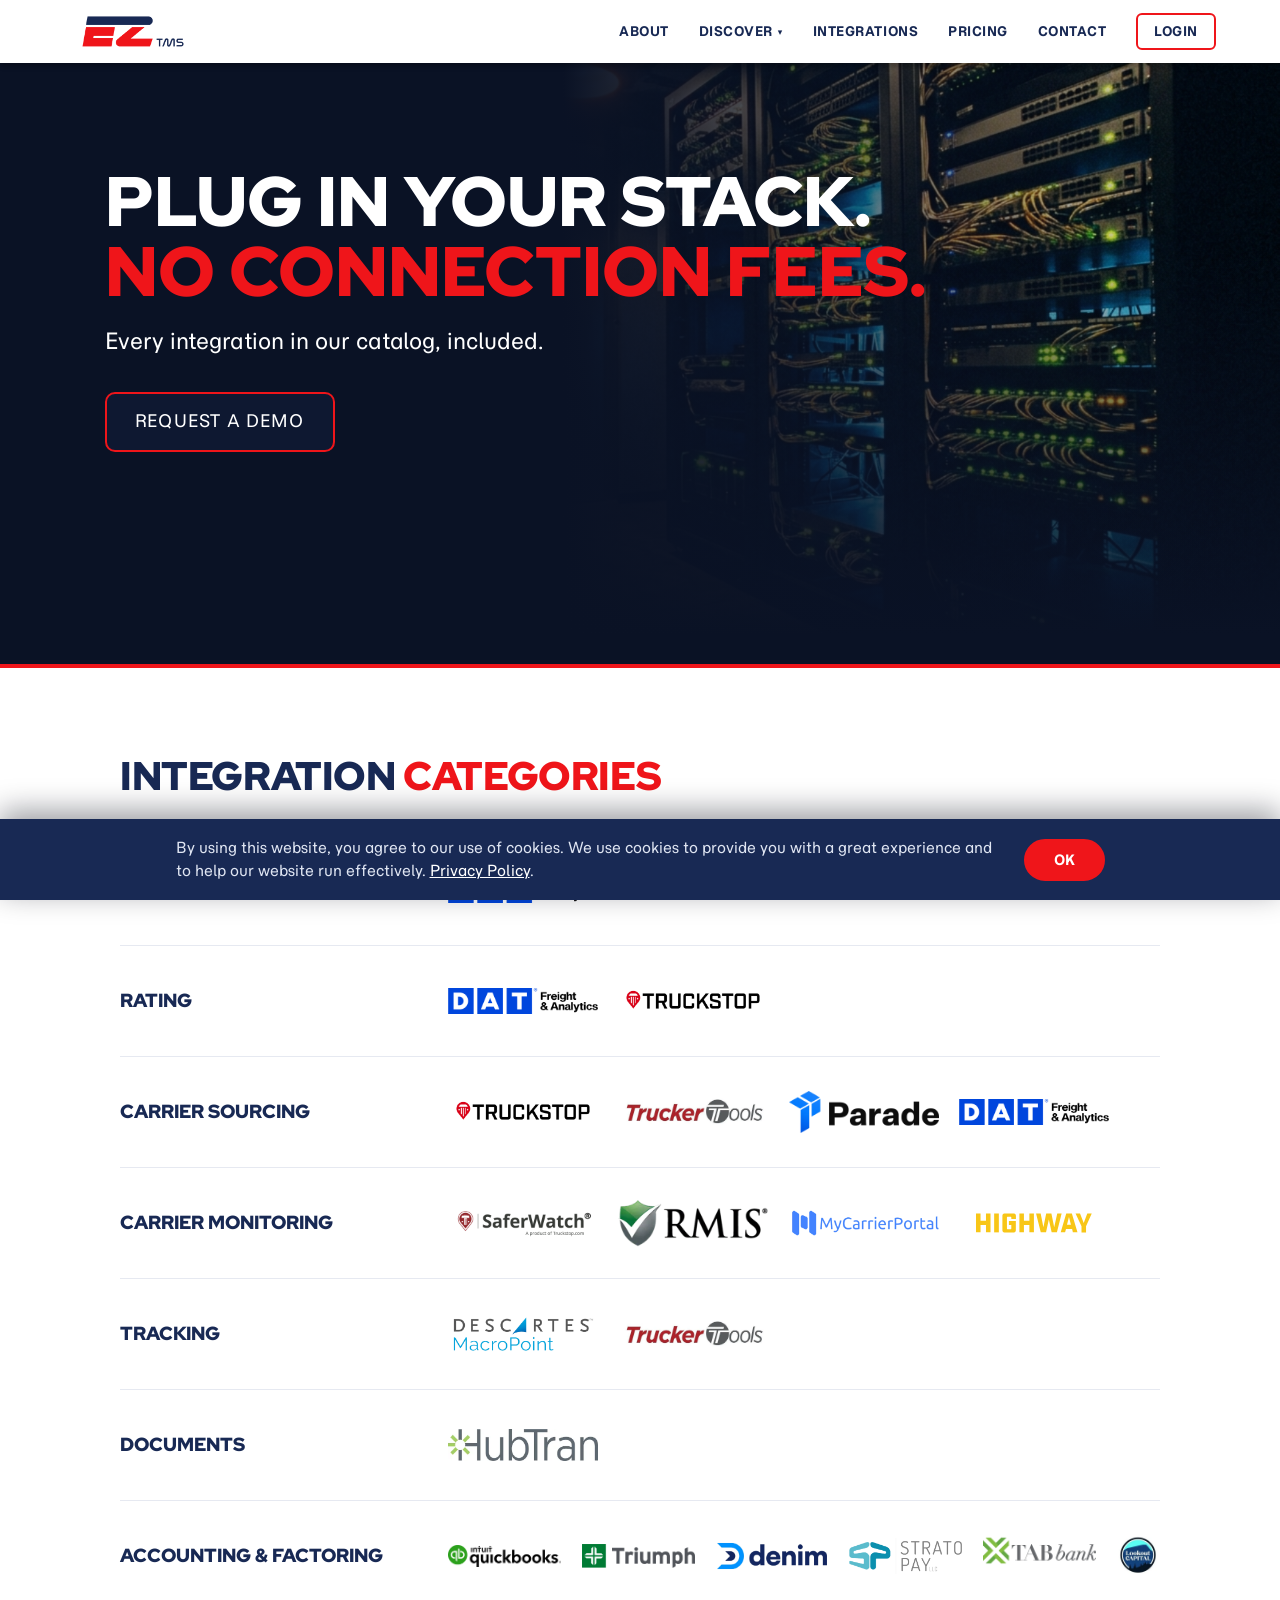
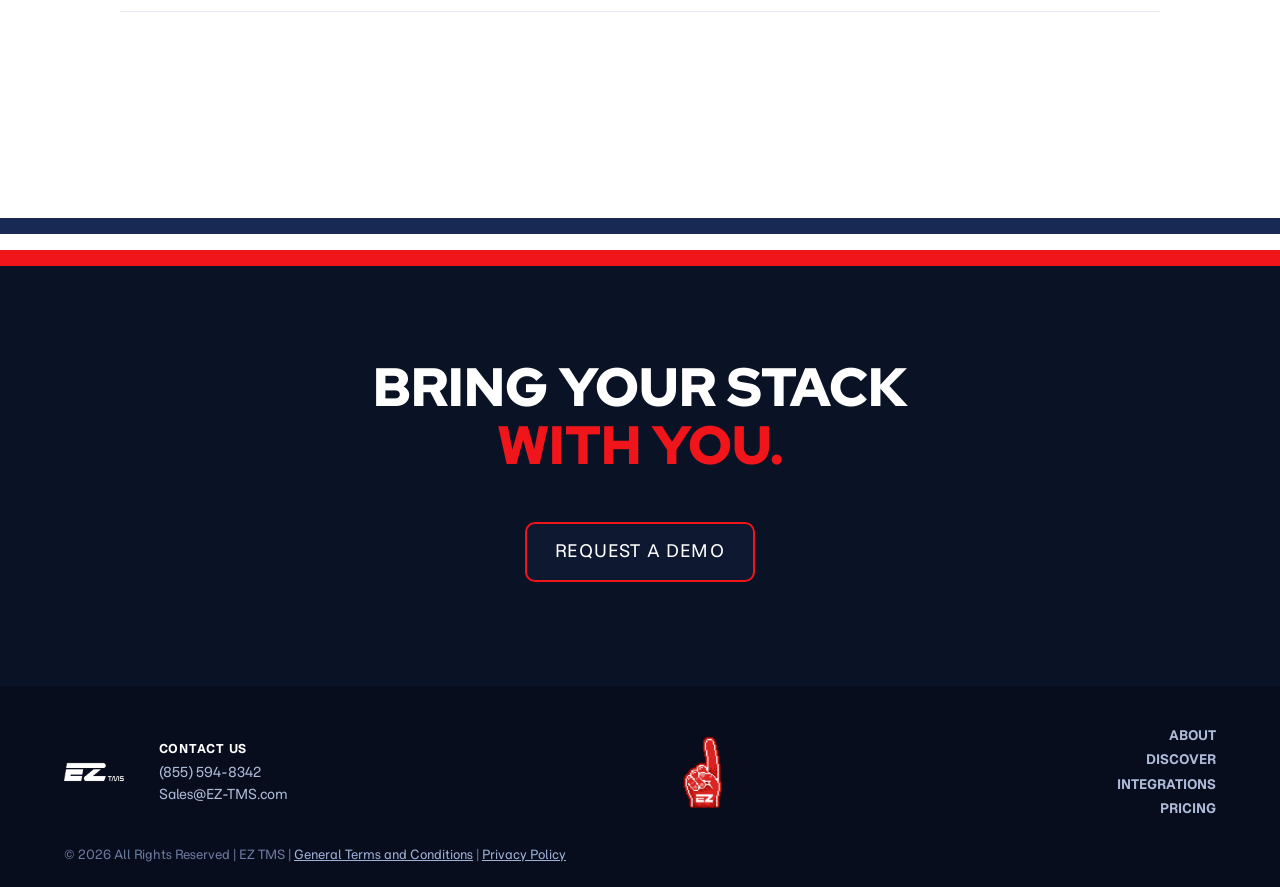
<file: integrations.html>
<!DOCTYPE html>
<html lang="en">
<head>
<meta charset="UTF-8" />
<meta name="viewport" content="width=device-width, initial-scale=1.0" />
<title>Integrations — EZ TMS</title>
<meta name="description" content="Plug in your stack. No setup fees. Every integration in the EZ TMS catalog is included: loadboards, rating, carrier sourcing, tracking, accounting, and a full LTL carrier network." />
<link rel="stylesheet" href="style.css" />
</head>
<body class="page-light">

<!-- HEADER (light) -->
<header class="site-header light">
  <div class="wrap header-inner">
    <a href="index.html" class="logo"><img src="assets/logo.png" alt="EZ TMS" /></a>
    <nav class="nav">
      <a href="why-ez.html">About</a>
      <div class="nav-dd">
        <a href="#" class="nav-dd-trigger" aria-haspopup="true">Discover <span class="caret" aria-hidden="true">▾</span></a>
        <div class="nav-dd-menu">
          <a href="truckload-shipping.html">Truckload Shipping</a>
          <a href="ltl-portal.html">LTL Portal</a>
          <a href="edi-connectivity.html">EDI Connectivity</a>
        </div>
      </div>
      <a href="integrations.html">Integrations</a>
      <a href="pricing.html">Pricing</a>
      <a href="index.html#cta">Contact</a>
      <a href="#" class="btn-outline sm">Login</a>
    </nav>
  </div>
</header>

<!-- HERO -->
<section class="page-hero strong-left short" style="background-image:url('assets/integrations-hero-bg.png')">
  <div class="wrap page-hero-inner">
    <h1 class="rhd">Plug in your stack.<br /><span class="r">No connection fees.</span></h1>
    <p class="sub">Every integration in our catalog, included.</p>
    <a href="index.html#cta" class="btn-outline lg">Request a Demo</a>
  </div>
</section>

<!-- CATALOG (white sheet with notched red edge) -->
<section class="int-sheet">
  <div class="int-inner">
    <h2 class="cat-head">Integration <span class="r">categories</span></h2>
    <div class="cats">
      <div class="cat-row">
        <p class="cat-label">Loadboard Posting</p>
        <div class="cat-logos">
          <img src="assets/integrations/dat.png" alt="DAT Freight &amp; Analytics" />
          <img src="assets/integrations/truckstop.png" alt="Truckstop" />
        </div>
      </div>
      <div class="cat-row">
        <p class="cat-label">Rating</p>
        <div class="cat-logos">
          <img src="assets/integrations/dat.png" alt="DAT Freight &amp; Analytics" />
          <img src="assets/integrations/truckstop.png" alt="Truckstop" />
        </div>
      </div>
      <div class="cat-row">
        <p class="cat-label">Carrier Sourcing</p>
        <div class="cat-logos">
          <img src="assets/integrations/truckstop.png" alt="Truckstop" />
          <img src="assets/integrations/trucker-tools.png" alt="Trucker Tools" />
          <img src="assets/integrations/parade.png" alt="Parade" />
          <img src="assets/integrations/dat.png" alt="DAT Freight &amp; Analytics" />
        </div>
      </div>
      <div class="cat-row">
        <p class="cat-label">Carrier Monitoring</p>
        <div class="cat-logos">
          <img src="assets/integrations/saferwatch.png" alt="SaferWatch" />
          <img src="assets/integrations/rmis.png" alt="RMIS" />
          <img src="assets/integrations/mycarrierportal.png" alt="MyCarrierPortal" />
          <img src="assets/integrations/highway.svg" alt="Highway" />
        </div>
      </div>
      <div class="cat-row">
        <p class="cat-label">Tracking</p>
        <div class="cat-logos">
          <img src="assets/integrations/macropoint.png" alt="Descartes MacroPoint" />
          <img src="assets/integrations/trucker-tools.png" alt="Trucker Tools" />
        </div>
      </div>
      <div class="cat-row">
        <p class="cat-label">Documents</p>
        <div class="cat-logos">
          <img src="assets/integrations/hubtran.png" alt="HubTran" />
        </div>
      </div>
      <div class="cat-row">
        <p class="cat-label">Accounting &amp; Factoring</p>
        <div class="cat-logos">
          <img src="assets/integrations/quickbooks.png" alt="QuickBooks" />
          <img src="assets/integrations/triumph.png" alt="Triumph" />
          <img src="assets/integrations/denim.png" alt="Denim" />
          <img src="assets/integrations/stratopay.png" alt="StratoPay" />
          <img src="assets/integrations/tab-bank.png" alt="TAB Bank" />
          <img src="assets/integrations/accounting-6.png" alt="Lookout Capital" class="sq" />
        </div>
      </div>
    </div>
  </div>
</section>

<div class="stripes light flip"><span></span><span></span><span></span></div>

<!-- CTA -->
<section class="cta-band tall">
  <div class="cta-band-inner">
    <h2 class="rhd md-title">Bring your stack<br /><span class="r">with you.</span></h2>
    <a href="index.html#cta" class="btn-outline lg">Request a Demo</a>
  </div>
</section>

<!-- FOOTER (light) -->
<footer class="site-footer">
  <div class="wrap footer-inner">
    <div class="foot-brand">
      <img src="assets/logo.png" alt="EZ TMS" class="foot-logo" />
      <div class="contact">
        <span class="label">CONTACT US</span>
        <a href="tel:8555948342">(855) 594-8342</a>
        <a href="mailto:Sales@EZ-TMS.com">Sales@EZ-TMS.com</a>
      </div>
    </div>
    <img src="assets/foam-8bit.png" alt="" class="foot-finger" />
    <nav class="foot-nav">
      <a href="why-ez.html">About</a>
      <a href="#">Discover</a>
      <a href="integrations.html">Integrations</a>
      <a href="pricing.html">Pricing</a>
    </nav>
  </div>
  <div class="wrap copyright">© 2026 All Rights Reserved | EZ TMS | <a href="terms.html">General Terms and Conditions</a> | <a href="privacy.html">Privacy Policy</a></div>
</footer>

<script src="assets/nav-menu.js"></script>
<script src="assets/demo-modal.js"></script>
<script src="assets/contact-modal.js"></script>
<script src="assets/cookie-consent.js"></script>
<script src="assets/game-modal.js"></script>
</body>
</html>
</file>
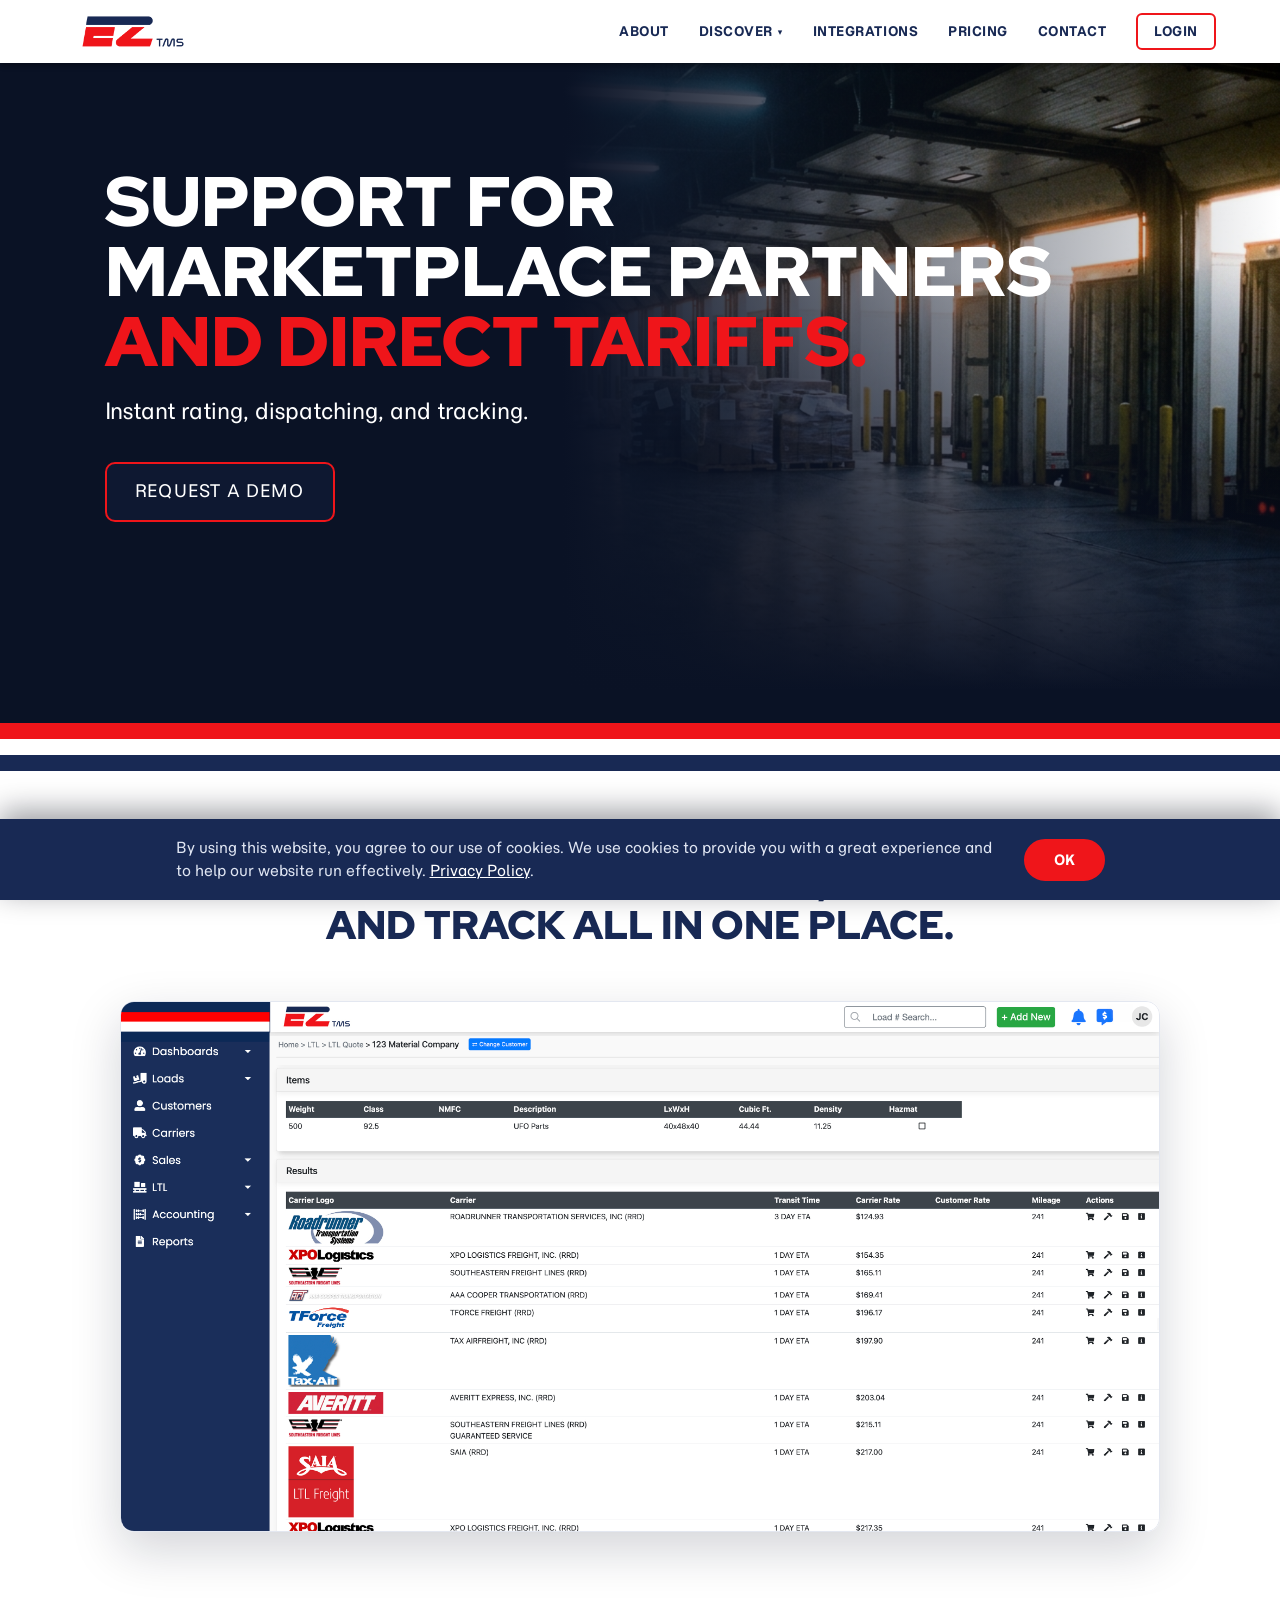
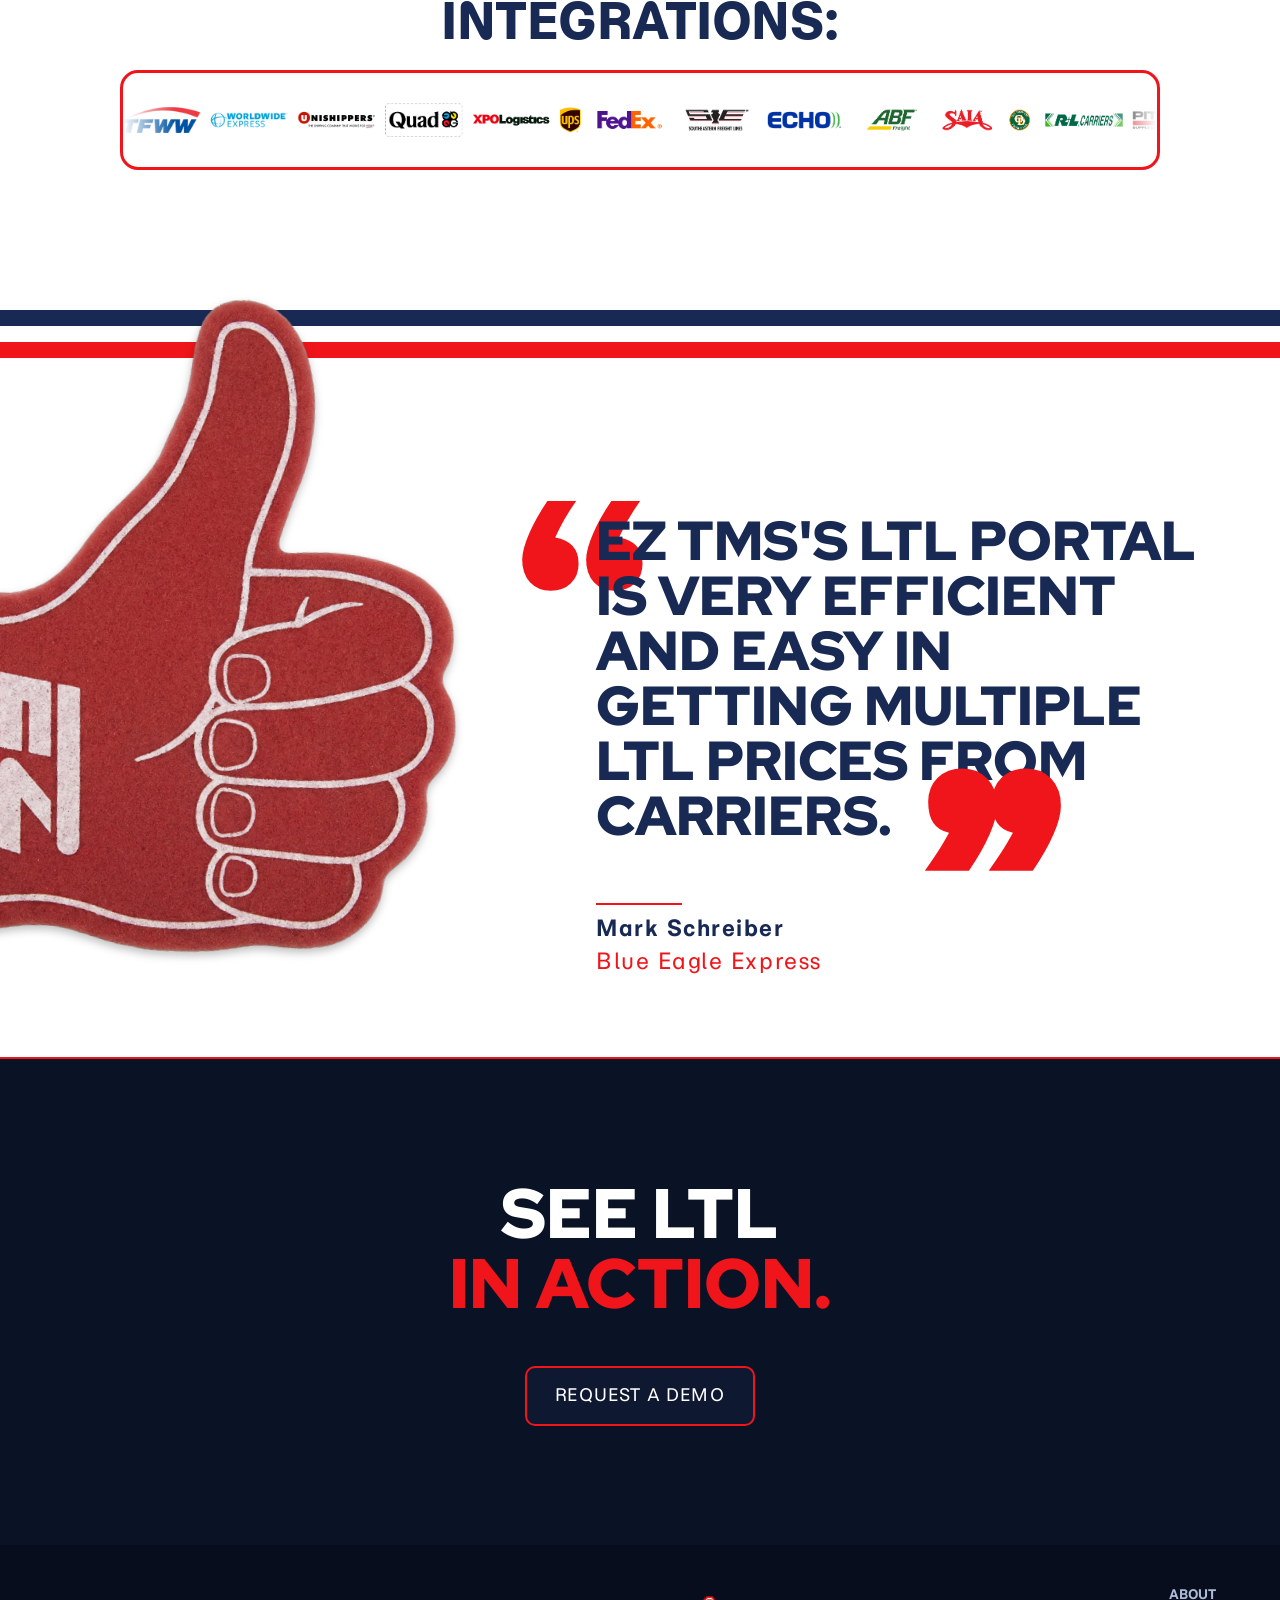
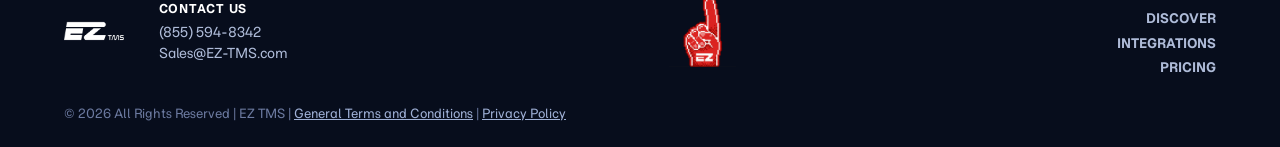
<file: ltl-portal.html>
<!DOCTYPE html>
<html lang="en">
<head>
<meta charset="UTF-8" />
<meta name="viewport" content="width=device-width, initial-scale=1.0" />
<title>LTL Portal — EZ TMS</title>
<meta name="description" content="Support for marketplace partners and direct tariffs. Instant LTL rating, dispatching, and tracking inside EZ TMS." />
<link rel="stylesheet" href="style.css" />
</head>
<body class="page-light">

<!-- HEADER (light) -->
<header class="site-header light">
  <div class="wrap header-inner">
    <a href="index.html" class="logo"><img src="assets/logo.png" alt="EZ TMS" /></a>
    <nav class="nav">
      <a href="why-ez.html">About</a>
      <div class="nav-dd">
        <a href="#" class="nav-dd-trigger" aria-haspopup="true">Discover <span class="caret" aria-hidden="true">▾</span></a>
        <div class="nav-dd-menu">
          <a href="truckload-shipping.html">Truckload Shipping</a>
          <a href="ltl-portal.html">LTL Portal</a>
          <a href="edi-connectivity.html">EDI Connectivity</a>
        </div>
      </div>
      <a href="integrations.html">Integrations</a>
      <a href="pricing.html">Pricing</a>
      <a href="index.html#cta">Contact</a>
      <a href="#" class="btn-outline sm">Login</a>
    </nav>
  </div>
</header>

<!-- HERO -->
<section class="page-hero strong-left" style="background-image:url('assets/ltl-hero-bg.png')">
  <div class="wrap page-hero-inner">
    <h1 class="rhd">Support for<br />marketplace partners<br /><span class="r">and direct tariffs.</span></h1>
    <p class="sub">Instant rating, dispatching, and tracking.</p>
    <a href="index.html#cta" class="btn-outline lg">Request a Demo</a>
  </div>
</section>

<div class="stripes light"><span></span><span></span><span></span></div>

<!-- LTL RATE RESULTS + INTEGRATIONS TICKER -->
<section class="ltl-integrations">
  <div class="int-inner">
    <h3 class="ltl-intro">Instantly compare rates, dispatch and track all in one place.</h3>
    <img src="assets/ltl-results.jpg" alt="LTL rate results in EZ TMS — carriers, transit times, and rates compared side by side" class="ltl-results" />
    <h3 class="ltl-int-head">Integrations:</h3>
    <!-- LTL carrier integrations marquee -->
    <div class="logo-strip">
      <div class="marquee">
        <div class="marquee-track">
          <!-- single ticker image, duplicated for a seamless loop -->
          <img src="assets/carrier-ticker.png" alt="EZ TMS LTL carrier integrations" />
          <img src="assets/carrier-ticker.png" alt="" aria-hidden="true" />
        </div>
      </div>
    </div>
  </div>
</section>

<div class="stripes light flip"><span></span><span></span><span></span></div>

<!-- QUOTE -->
<section class="big-quote">
  <img src="assets/foam-finger.png" alt="" class="bq-finger" />
  <div class="bq-content">
    <span class="bq-mark bq-open">“</span>
    <p class="bq-text rhd-quote">EZ TMS's LTL Portal is very efficient and easy in getting multiple LTL prices from carriers.<span class="bq-mark bq-close">”</span></p>
    <hr class="bq-rule" />
    <p class="bq-cite"><strong>Mark Schreiber</strong><br /><span class="r">Blue Eagle Express</span></p>
  </div>
</section>

<!-- CTA BAND -->
<section class="cta-band red-top">
  <div class="cta-band-inner">
    <h2 class="rhd">See LTL<br /><span class="r">in action.</span></h2>
    <a href="index.html#cta" class="btn-outline lg">Request a Demo</a>
  </div>
</section>

<!-- FOOTER (light) -->
<footer class="site-footer">
  <div class="wrap footer-inner">
    <div class="foot-brand">
      <img src="assets/logo.png" alt="EZ TMS" class="foot-logo" />
      <div class="contact">
        <span class="label">CONTACT US</span>
        <a href="tel:8555948342">(855) 594-8342</a>
        <a href="mailto:Sales@EZ-TMS.com">Sales@EZ-TMS.com</a>
      </div>
    </div>
    <img src="assets/foam-8bit.png" alt="" class="foot-finger" />
    <nav class="foot-nav">
      <a href="why-ez.html">About</a>
      <a href="#">Discover</a>
      <a href="integrations.html">Integrations</a>
      <a href="pricing.html">Pricing</a>
    </nav>
  </div>
  <div class="wrap copyright">© 2026 All Rights Reserved | EZ TMS | <a href="terms.html">General Terms and Conditions</a> | <a href="privacy.html">Privacy Policy</a></div>
</footer>

<script src="assets/nav-menu.js"></script>
<script src="assets/demo-modal.js"></script>
<script src="assets/contact-modal.js"></script>
<script src="assets/cookie-consent.js"></script>
<script src="assets/game-modal.js"></script>
</body>
</html>
</file>
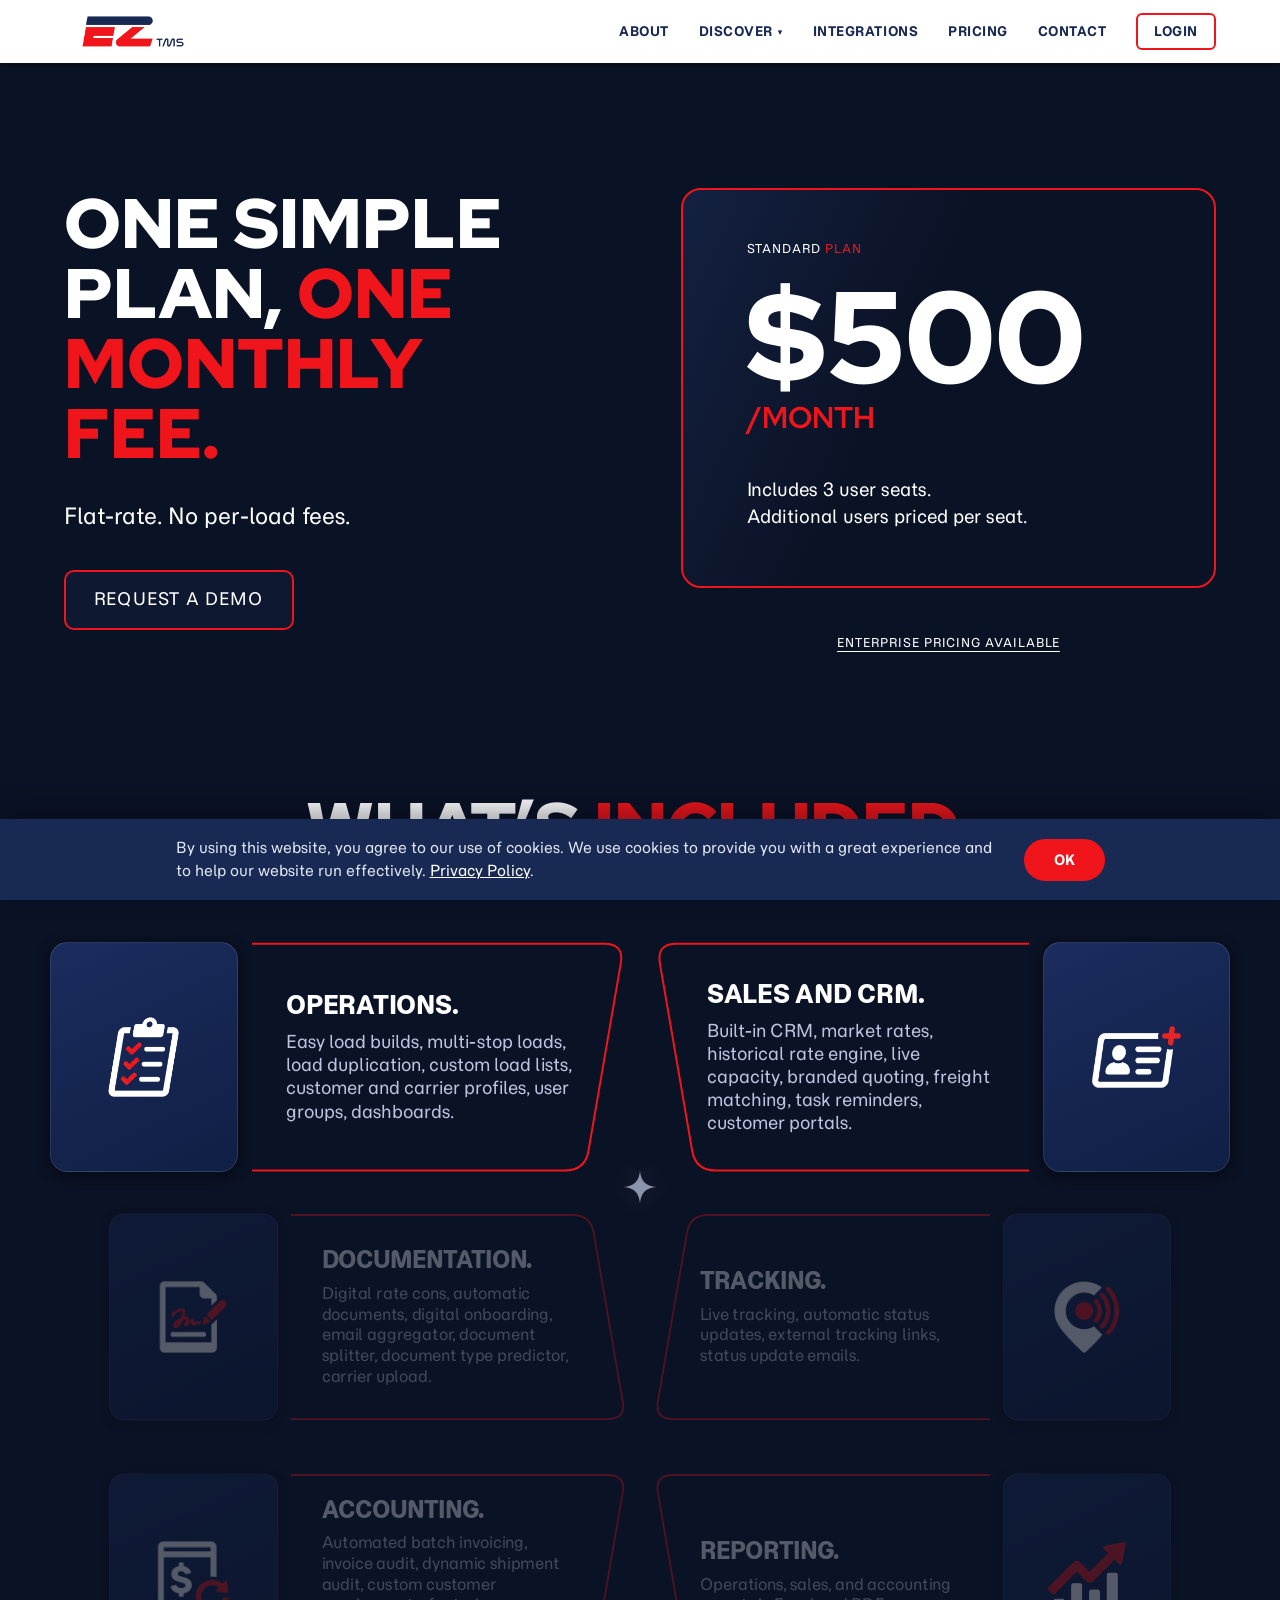
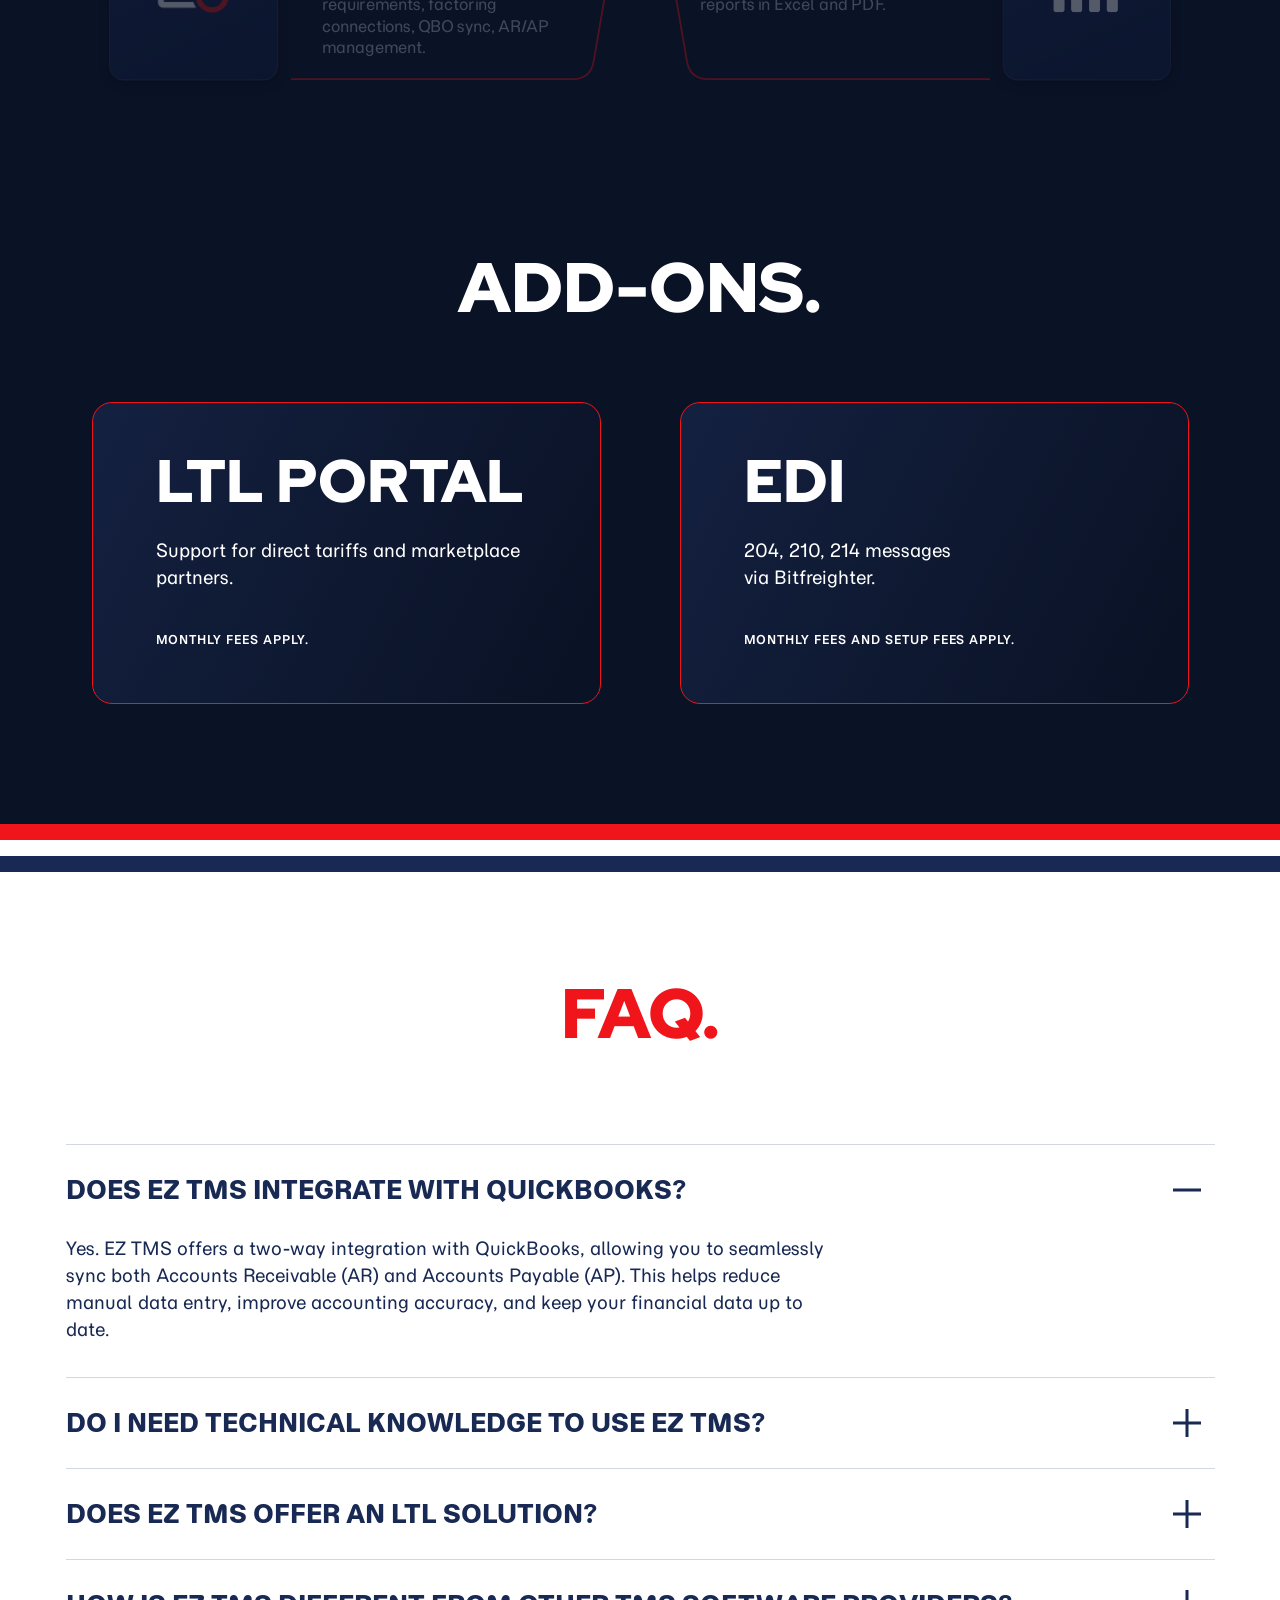
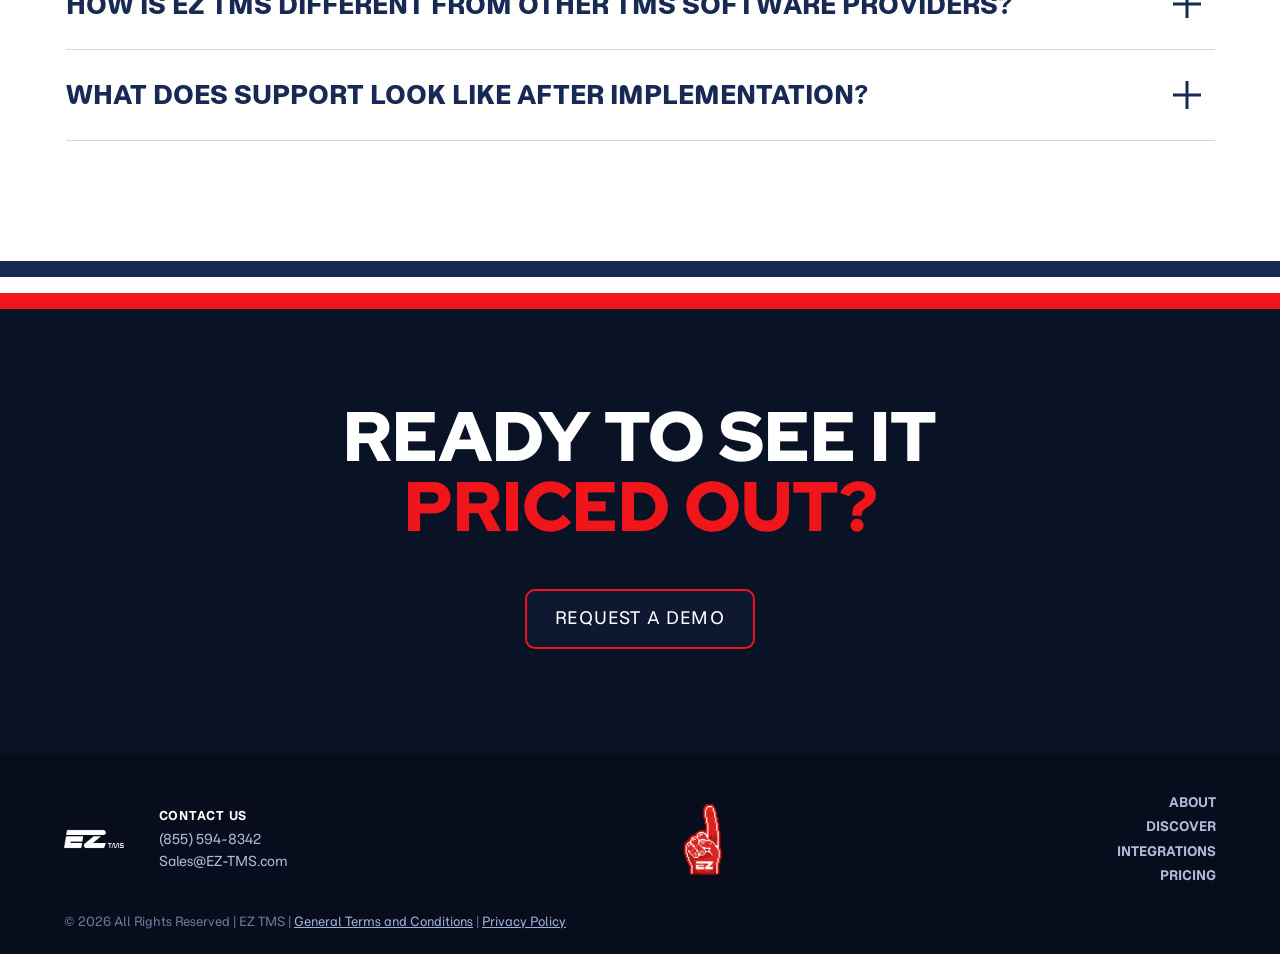
<file: pricing.html>
<!DOCTYPE html>
<html lang="en">
<head>
<meta charset="UTF-8" />
<meta name="viewport" content="width=device-width, initial-scale=1.0" />
<title>Pricing — EZ TMS</title>
<meta name="description" content="One simple plan, one monthly fee. $500/month flat-rate includes 3 user seats. No per-load fees, no integration setup, no feature gates." />
<link rel="stylesheet" href="style.css" />
</head>
<body class="page-light">

<!-- HEADER (light) -->
<header class="site-header light">
  <div class="wrap header-inner">
    <a href="index.html" class="logo"><img src="assets/logo.png" alt="EZ TMS" /></a>
    <nav class="nav">
      <a href="why-ez.html">About</a>
      <div class="nav-dd">
        <a href="#" class="nav-dd-trigger" aria-haspopup="true">Discover <span class="caret" aria-hidden="true">▾</span></a>
        <div class="nav-dd-menu">
          <a href="truckload-shipping.html">Truckload Shipping</a>
          <a href="ltl-portal.html">LTL Portal</a>
          <a href="edi-connectivity.html">EDI Connectivity</a>
        </div>
      </div>
      <a href="integrations.html">Integrations</a>
      <a href="pricing.html">Pricing</a>
      <a href="index.html#cta">Contact</a>
      <a href="#" class="btn-outline sm">Login</a>
    </nav>
  </div>
</header>

<!-- PRICING HERO -->
<section class="pricing-dark">
  <div class="price-hero">
    <div class="price-copy">
      <h1 class="rhd">One simple<br />plan, <span class="r">one</span><br /><span class="r">monthly fee.</span></h1>
      <p class="sub">Flat-rate. No per-load fees.</p>
      <a href="index.html#cta" class="btn-outline lg">Request a Demo</a>
    </div>
    <div class="price-side">
      <div class="price-card">
        <p class="plan-eyebrow">STANDARD <span class="r">PLAN</span></p>
        <p class="price rhd">$500</p>
        <p class="per rhd">/MONTH</p>
        <p class="seats">Includes 3 user seats.<br />Additional users priced per seat.</p>
      </div>
      <p class="enterprise">ENTERPRISE PRICING AVAILABLE</p>
    </div>
  </div>

  <!-- WHAT'S INCLUDED -->
  <h2 class="rhd center-title">What&rsquo;s <span class="r">included.</span></h2>
  <div class="feat-stack" id="featStack">
    <div class="feat-row">
      <article class="feature-card">
        <div class="ic"><img src="assets/icons/team.png" alt="" /></div>
        <div class="body"><h3>Operations.</h3><p class="desc">Easy load builds, multi-stop loads, load duplication, custom load lists, customer and carrier profiles, user groups, dashboards.</p></div>
      </article>
      <article class="feature-card mir">
        <div class="ic"><img src="assets/icons/crm.png" alt="" /></div>
        <div class="body"><h3>Sales and CRM.</h3><p class="desc">Built-in CRM, market rates, historical rate engine, live capacity, branded quoting, freight matching, task reminders, customer portals.</p></div>
      </article>
    </div>
    <div class="feat-row">
      <article class="feature-card">
        <div class="ic"><img src="assets/icons/docs.png" alt="" /></div>
        <div class="body"><h3>Documentation.</h3><p class="desc">Digital rate cons, automatic documents, digital onboarding, email aggregator, document splitter, document type predictor, carrier upload.</p></div>
      </article>
      <article class="feature-card mir">
        <div class="ic"><img src="assets/icons/tracking.png" alt="" /></div>
        <div class="body"><h3>Tracking.</h3><p class="desc">Live tracking, automatic status updates, external tracking links, status update emails.</p></div>
      </article>
    </div>
    <div class="feat-row">
      <article class="feature-card">
        <div class="ic"><img src="assets/icons/invoicing.png" alt="" /></div>
        <div class="body"><h3>Accounting.</h3><p class="desc">Automated batch invoicing, invoice audit, dynamic shipment audit, custom customer requirements, factoring connections, QBO sync, AR/AP management.</p></div>
      </article>
      <article class="feature-card mir">
        <div class="ic"><img src="assets/icons/dashboards.png" alt="" /></div>
        <div class="body"><h3>Reporting.</h3><p class="desc">Operations, sales, and accounting reports in Excel and PDF.</p></div>
      </article>
    </div>
  </div>

  <!-- ADD-ONS -->
  <h2 class="rhd center-title addons-title">Add-ons.</h2>
  <div class="addons">
    <div class="addon-card">
      <h3 class="rhd">LTL portal</h3>
      <p class="addon-body">Support for direct tariffs and marketplace partners.</p>
      <p class="fine">MONTHLY FEES APPLY.</p>
    </div>
    <div class="addon-card">
      <h3 class="rhd">EDI</h3>
      <p class="addon-body">204, 210, 214 messages<br />via Bitfreighter.</p>
      <p class="fine">MONTHLY FEES AND SETUP FEES APPLY.</p>
    </div>
  </div>
</section>

<div class="stripes light"><span></span><span></span><span></span></div>

<!-- FAQ -->
<section class="faq">
  <h2 class="rhd faq-title"><span class="r">FAQ.</span></h2>
  <div class="faq-list">
    <details open>
      <summary>Does EZ TMS integrate with QuickBooks?</summary>
      <p>Yes. EZ TMS offers a two-way integration with QuickBooks, allowing you to seamlessly sync both Accounts Receivable (AR) and Accounts Payable (AP). This helps reduce manual data entry, improve accounting accuracy, and keep your financial data up to date.</p>
    </details>
    <details>
      <summary>Do I need technical knowledge to use EZ TMS?</summary>
      <p>No. EZ TMS was built by freight brokers for freight brokers. Our platform is designed to be intuitive, easy to learn, and simple to implement. Automated workflows and user-friendly tools help teams get up and running quickly without requiring extensive technical expertise.</p>
    </details>
    <details>
      <summary>Does EZ TMS offer an LTL solution?</summary>
      <p>Yes. EZ TMS includes a comprehensive LTL portal that provides access to both direct carrier rates and marketplace pricing. This allows your team and customers to efficiently quote, book, and manage LTL shipments from a single platform.</p>
    </details>
    <details>
      <summary>How is EZ TMS different from other TMS software providers?</summary>
      <p>At EZ TMS, we believe software is only part of the solution. Our partnership-first approach means we are invested in the long-term success of your brokerage. We prioritize relationships, customer support, and business growth over simply selling subscriptions.</p>
    </details>
    <details>
      <summary>What does support look like after implementation?</summary>
      <p>Our support doesn&rsquo;t end after onboarding. Every customer has access to our dedicated support team for ongoing assistance via phone and email. Whether you need training, troubleshooting, or guidance on best practices, we&rsquo;re here to help every step of the way.</p>
    </details>
  </div>
</section>

<div class="stripes light flip"><span></span><span></span><span></span></div>

<!-- CTA -->
<section class="cta-band tall">
  <div class="cta-band-inner">
    <h2 class="rhd">Ready to see it<br /><span class="r">priced out?</span></h2>
    <a href="index.html#cta" class="btn-outline lg">Request a Demo</a>
  </div>
</section>

<!-- FOOTER (light) -->
<footer class="site-footer">
  <div class="wrap footer-inner">
    <div class="foot-brand">
      <img src="assets/logo.png" alt="EZ TMS" class="foot-logo" />
      <div class="contact">
        <span class="label">CONTACT US</span>
        <a href="tel:8555948342">(855) 594-8342</a>
        <a href="mailto:Sales@EZ-TMS.com">Sales@EZ-TMS.com</a>
      </div>
    </div>
    <img src="assets/foam-8bit.png" alt="" class="foot-finger" />
    <nav class="foot-nav">
      <a href="why-ez.html">About</a>
      <a href="#">Discover</a>
      <a href="integrations.html">Integrations</a>
      <a href="pricing.html">Pricing</a>
    </nav>
  </div>
  <div class="wrap copyright">© 2026 All Rights Reserved | EZ TMS | <a href="terms.html">General Terms and Conditions</a> | <a href="privacy.html">Privacy Policy</a></div>
</footer>

<script src="assets/nav-menu.js"></script>
<script src="assets/features-focus.js"></script>
<script src="assets/demo-modal.js"></script>
<script src="assets/contact-modal.js"></script>
<script src="assets/cookie-consent.js"></script>
<script src="assets/game-modal.js"></script>
</body>
</html>
</file>
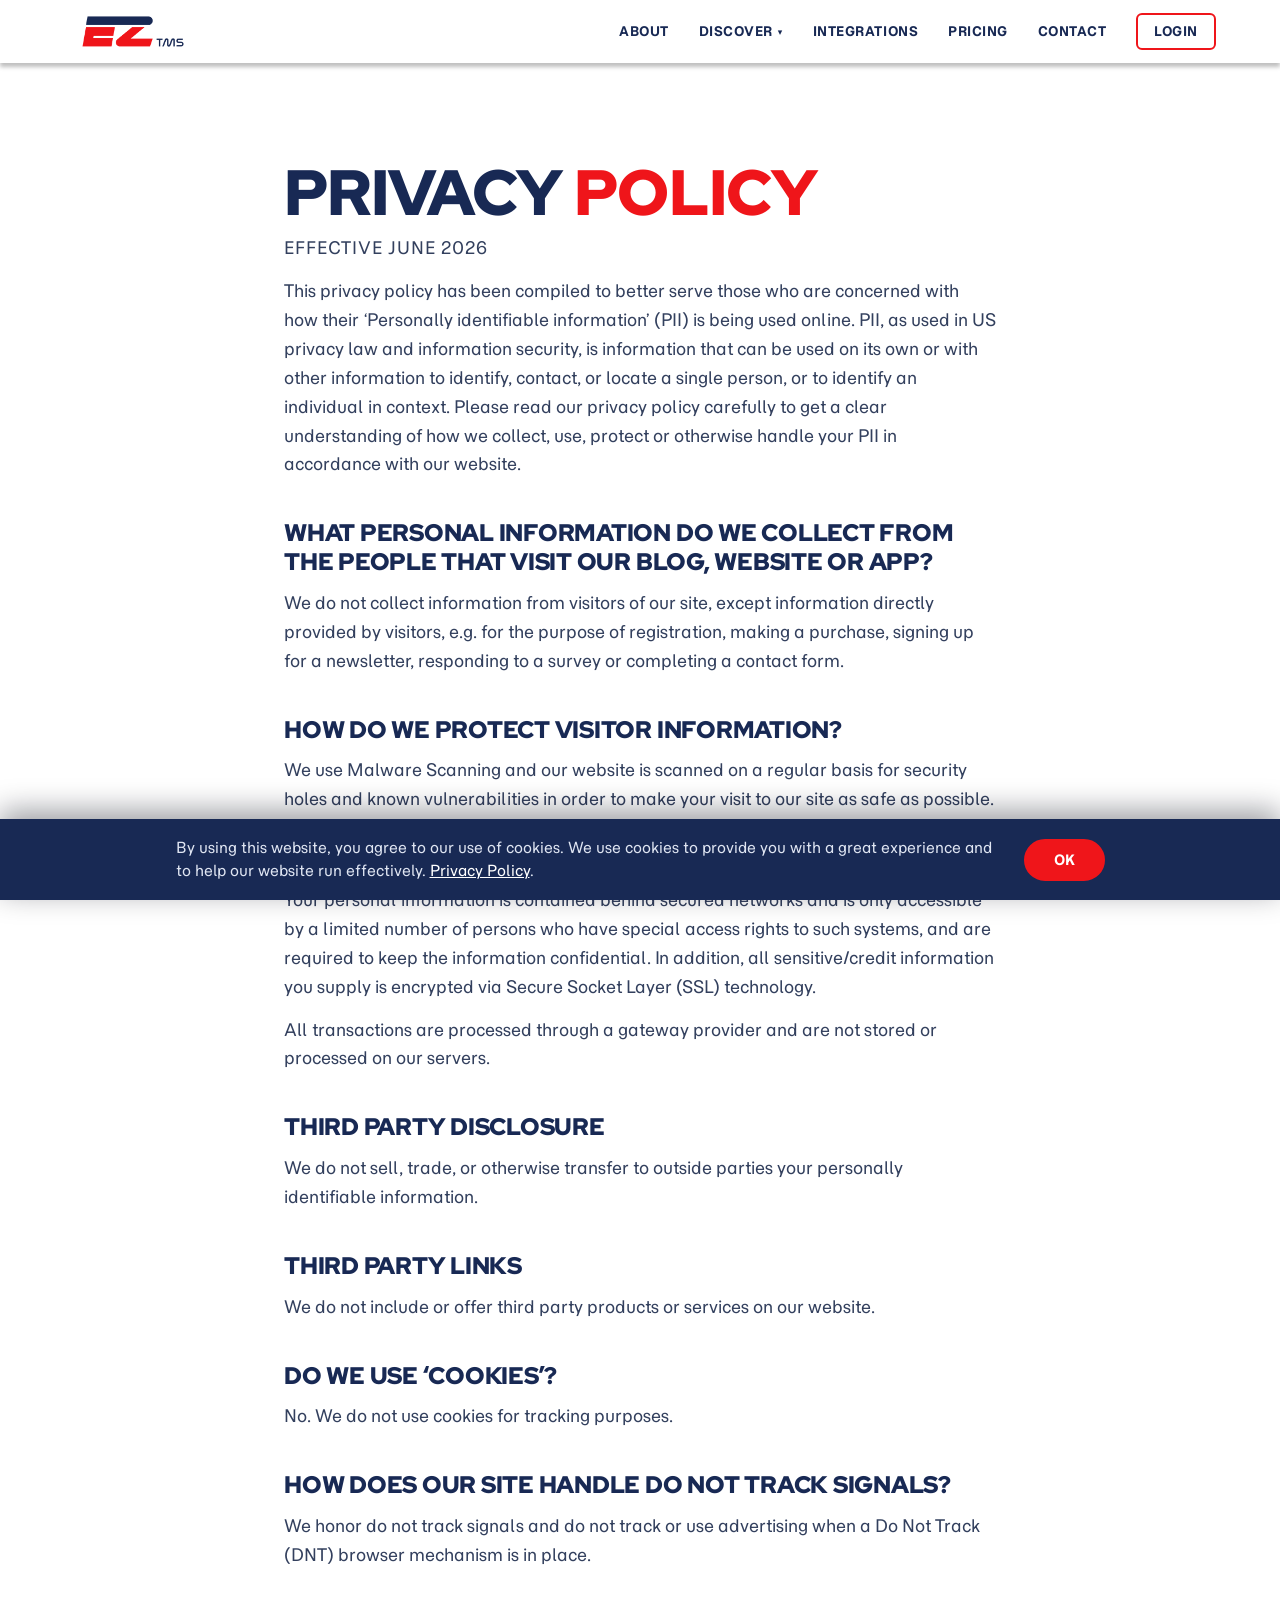
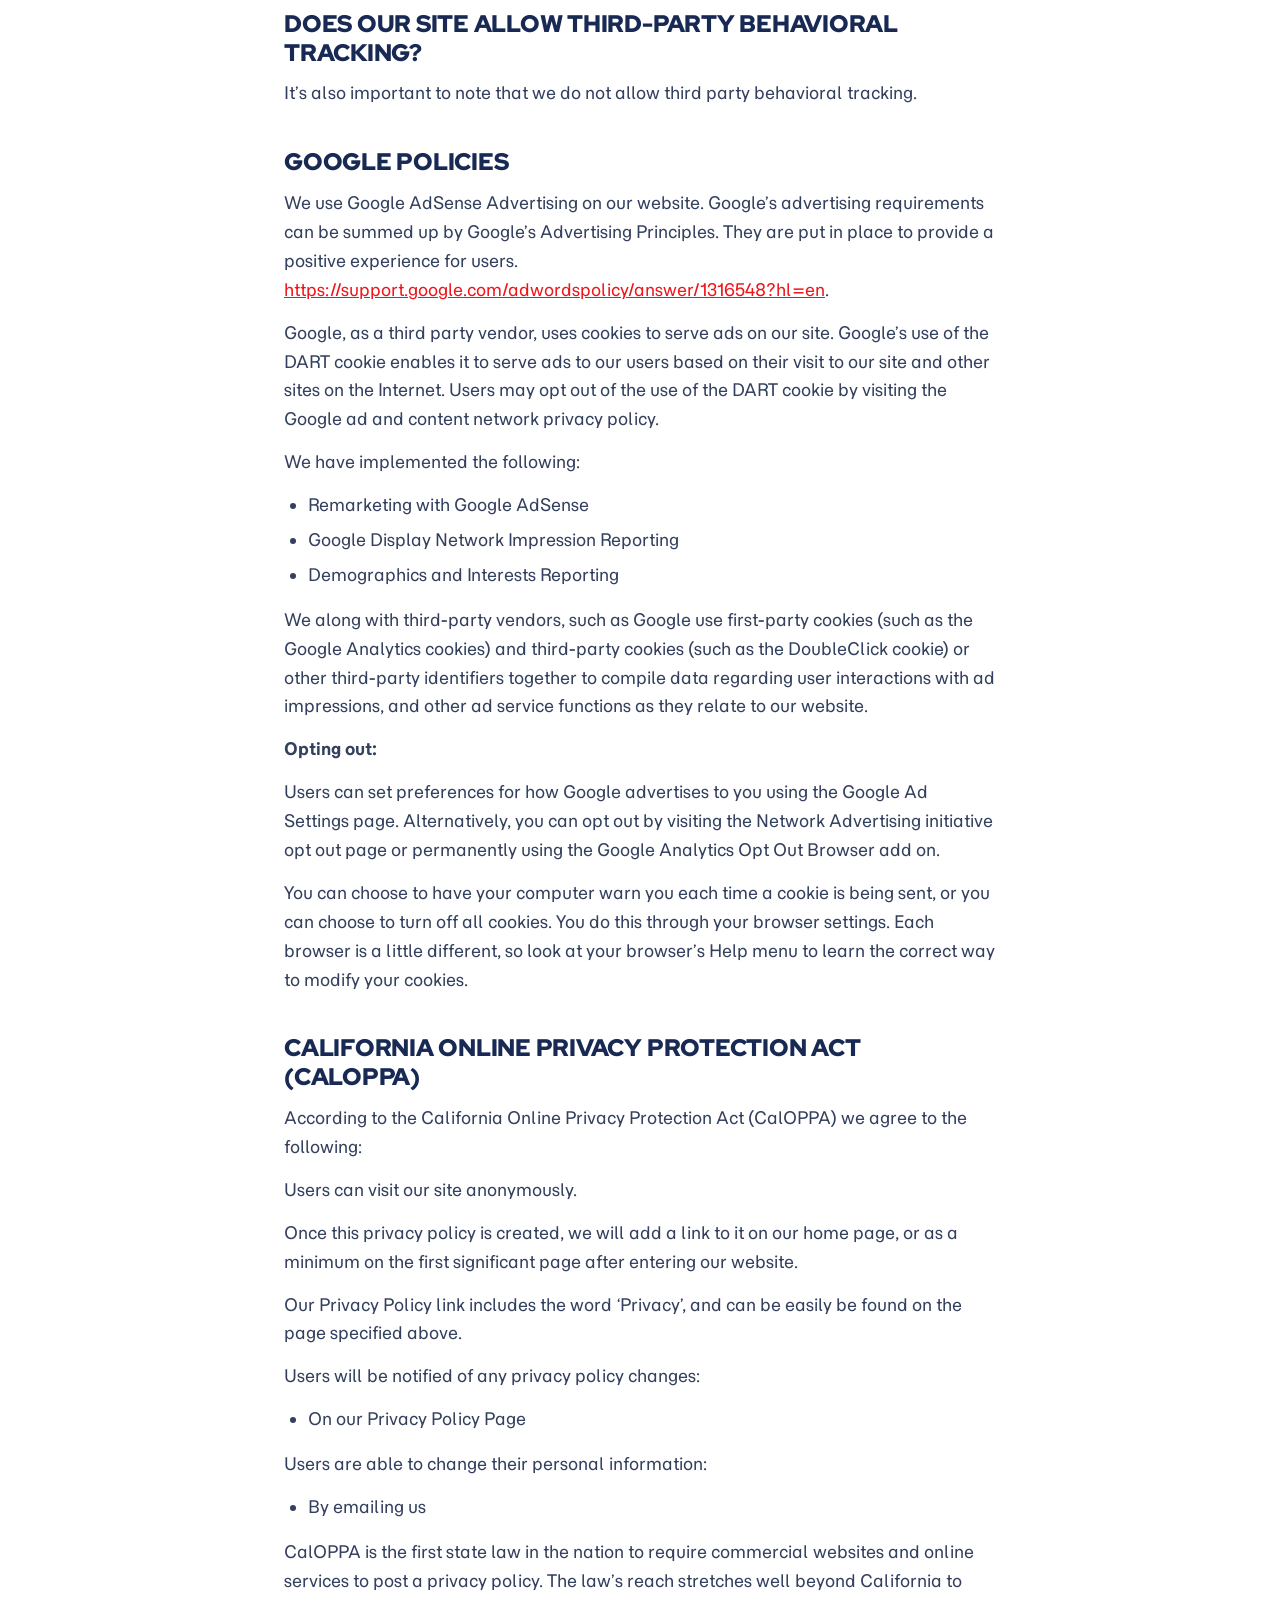
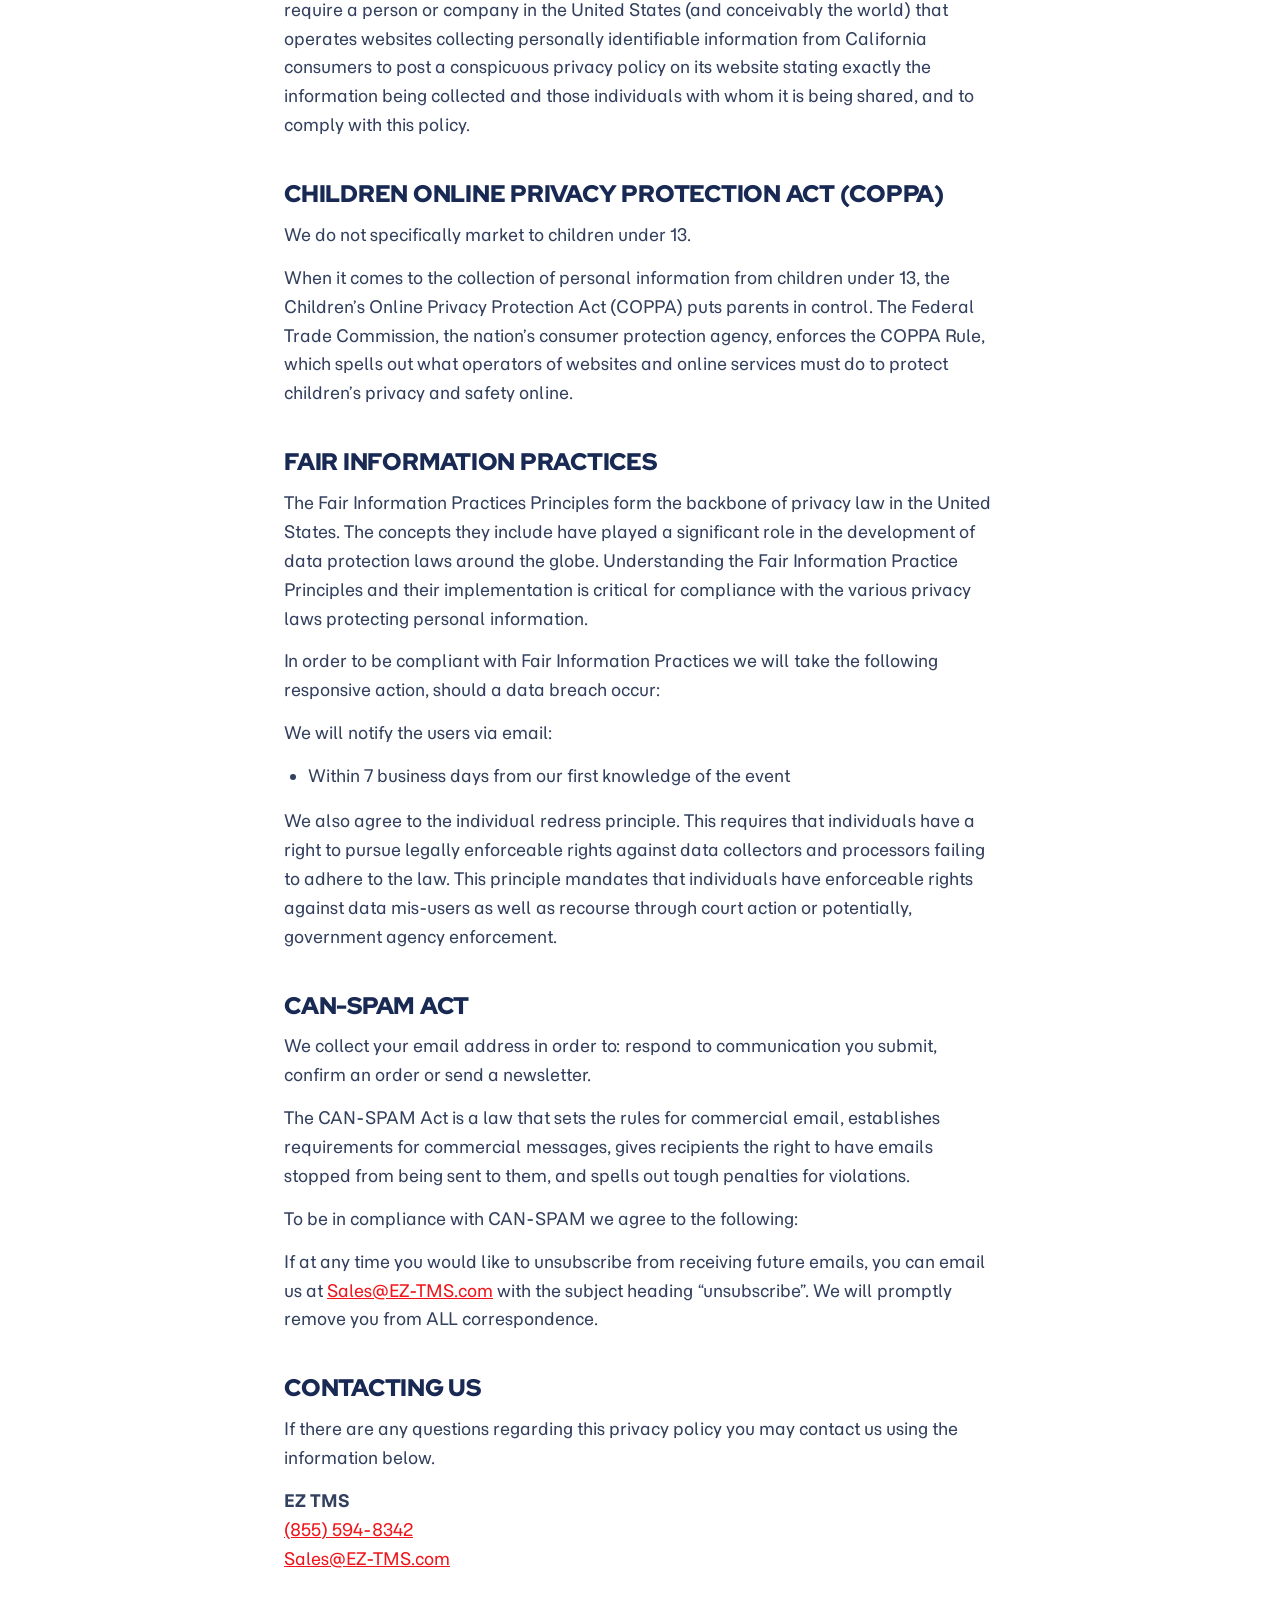
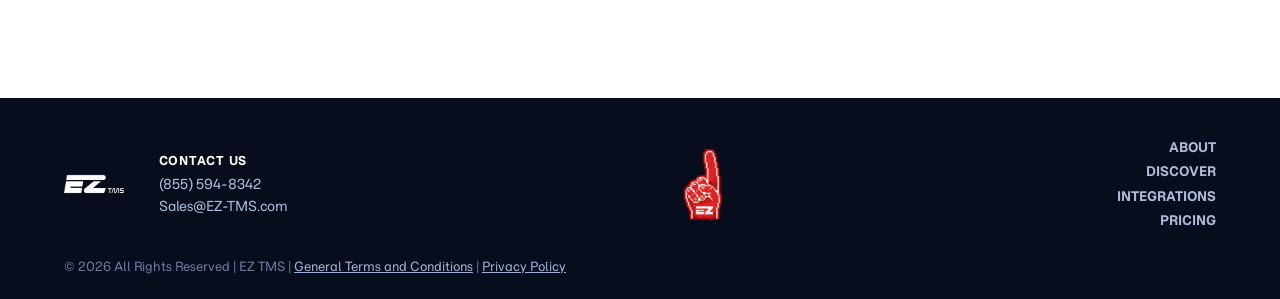
<file: privacy.html>
<!DOCTYPE html>
<html lang="en">
<head>
<meta charset="UTF-8" />
<meta name="viewport" content="width=device-width, initial-scale=1.0" />
<title>Privacy Policy — EZ TMS</title>
<meta name="description" content="EZ TMS privacy policy — how we collect, use, protect, and handle your personally identifiable information." />
<link rel="stylesheet" href="style.css" />
</head>
<body class="page-light">

<!-- HEADER (light) -->
<header class="site-header light">
  <div class="wrap header-inner">
    <a href="index.html" class="logo"><img src="assets/logo.png" alt="EZ TMS" /></a>
    <nav class="nav">
      <a href="why-ez.html">About</a>
      <div class="nav-dd">
        <a href="#" class="nav-dd-trigger" aria-haspopup="true">Discover <span class="caret" aria-hidden="true">▾</span></a>
        <div class="nav-dd-menu">
          <a href="truckload-shipping.html">Truckload Shipping</a>
          <a href="ltl-portal.html">LTL Portal</a>
          <a href="edi-connectivity.html">EDI Connectivity</a>
        </div>
      </div>
      <a href="integrations.html">Integrations</a>
      <a href="pricing.html">Pricing</a>
      <a href="index.html#cta">Contact</a>
      <a href="#" class="btn-outline sm">Login</a>
    </nav>
  </div>
</header>

<!-- PRIVACY POLICY -->
<section class="legal">
  <div class="legal-inner">
    <h1 class="legal-title">Privacy <span class="r">Policy</span></h1>
    <p class="legal-updated">Effective June 2026</p>

    <p>This privacy policy has been compiled to better serve those who are concerned with how their &lsquo;Personally identifiable information&rsquo; (PII) is being used online. PII, as used in US privacy law and information security, is information that can be used on its own or with other information to identify, contact, or locate a single person, or to identify an individual in context. Please read our privacy policy carefully to get a clear understanding of how we collect, use, protect or otherwise handle your PII in accordance with our website.</p>

    <h2>What personal information do we collect from the people that visit our blog, website or app?</h2>
    <p>We do not collect information from visitors of our site, except information directly provided by visitors, e.g. for the purpose of registration, making a purchase, signing up for a newsletter, responding to a survey or completing a contact form.</p>

    <h2>How do we protect visitor information?</h2>
    <p>We use Malware Scanning and our website is scanned on a regular basis for security holes and known vulnerabilities in order to make your visit to our site as safe as possible. We implement a variety of security measures when a user enters, submits, or accesses their information to maintain the safety of your personal information.</p>
    <p>Your personal information is contained behind secured networks and is only accessible by a limited number of persons who have special access rights to such systems, and are required to keep the information confidential. In addition, all sensitive/credit information you supply is encrypted via Secure Socket Layer (SSL) technology.</p>
    <p>All transactions are processed through a gateway provider and are not stored or processed on our servers.</p>

    <h2>Third Party Disclosure</h2>
    <p>We do not sell, trade, or otherwise transfer to outside parties your personally identifiable information.</p>

    <h2>Third party links</h2>
    <p>We do not include or offer third party products or services on our website.</p>

    <h2>Do we use &lsquo;cookies&rsquo;?</h2>
    <p>No. We do not use cookies for tracking purposes.</p>

    <h2>How does our site handle do not track signals?</h2>
    <p>We honor do not track signals and do not track or use advertising when a Do Not Track (DNT) browser mechanism is in place.</p>

    <h2>Does our site allow third-party behavioral tracking?</h2>
    <p>It&rsquo;s also important to note that we do not allow third party behavioral tracking.</p>

    <h2>Google Policies</h2>
    <p>We use Google AdSense Advertising on our website. Google&rsquo;s advertising requirements can be summed up by Google&rsquo;s Advertising Principles. They are put in place to provide a positive experience for users. <a href="https://support.google.com/adwordspolicy/answer/1316548?hl=en" target="_blank" rel="noopener">https://support.google.com/adwordspolicy/answer/1316548?hl=en</a>.</p>
    <p>Google, as a third party vendor, uses cookies to serve ads on our site. Google&rsquo;s use of the DART cookie enables it to serve ads to our users based on their visit to our site and other sites on the Internet. Users may opt out of the use of the DART cookie by visiting the Google ad and content network privacy policy.</p>
    <p>We have implemented the following:</p>
    <ul>
      <li>Remarketing with Google AdSense</li>
      <li>Google Display Network Impression Reporting</li>
      <li>Demographics and Interests Reporting</li>
    </ul>
    <p>We along with third-party vendors, such as Google use first-party cookies (such as the Google Analytics cookies) and third-party cookies (such as the DoubleClick cookie) or other third-party identifiers together to compile data regarding user interactions with ad impressions, and other ad service functions as they relate to our website.</p>
    <p><strong>Opting out:</strong></p>
    <p>Users can set preferences for how Google advertises to you using the Google Ad Settings page. Alternatively, you can opt out by visiting the Network Advertising initiative opt out page or permanently using the Google Analytics Opt Out Browser add on.</p>
    <p>You can choose to have your computer warn you each time a cookie is being sent, or you can choose to turn off all cookies. You do this through your browser settings. Each browser is a little different, so look at your browser&rsquo;s Help menu to learn the correct way to modify your cookies.</p>

    <h2>California Online Privacy Protection Act (CalOPPA)</h2>
    <p>According to the California Online Privacy Protection Act (CalOPPA) we agree to the following:</p>
    <p>Users can visit our site anonymously.</p>
    <p>Once this privacy policy is created, we will add a link to it on our home page, or as a minimum on the first significant page after entering our website.</p>
    <p>Our Privacy Policy link includes the word &lsquo;Privacy&rsquo;, and can be easily be found on the page specified above.</p>
    <p>Users will be notified of any privacy policy changes:</p>
    <ul>
      <li>On our Privacy Policy Page</li>
    </ul>
    <p>Users are able to change their personal information:</p>
    <ul>
      <li>By emailing us</li>
    </ul>
    <p>CalOPPA is the first state law in the nation to require commercial websites and online services to post a privacy policy. The law&rsquo;s reach stretches well beyond California to require a person or company in the United States (and conceivably the world) that operates websites collecting personally identifiable information from California consumers to post a conspicuous privacy policy on its website stating exactly the information being collected and those individuals with whom it is being shared, and to comply with this policy.</p>

    <h2>Children Online Privacy Protection Act (COPPA)</h2>
    <p>We do not specifically market to children under 13.</p>
    <p>When it comes to the collection of personal information from children under 13, the Children&rsquo;s Online Privacy Protection Act (COPPA) puts parents in control. The Federal Trade Commission, the nation&rsquo;s consumer protection agency, enforces the COPPA Rule, which spells out what operators of websites and online services must do to protect children&rsquo;s privacy and safety online.</p>

    <h2>Fair Information Practices</h2>
    <p>The Fair Information Practices Principles form the backbone of privacy law in the United States. The concepts they include have played a significant role in the development of data protection laws around the globe. Understanding the Fair Information Practice Principles and their implementation is critical for compliance with the various privacy laws protecting personal information.</p>
    <p>In order to be compliant with Fair Information Practices we will take the following responsive action, should a data breach occur:</p>
    <p>We will notify the users via email:</p>
    <ul>
      <li>Within 7 business days from our first knowledge of the event</li>
    </ul>
    <p>We also agree to the individual redress principle. This requires that individuals have a right to pursue legally enforceable rights against data collectors and processors failing to adhere to the law. This principle mandates that individuals have enforceable rights against data mis-users as well as recourse through court action or potentially, government agency enforcement.</p>

    <h2>CAN-SPAM Act</h2>
    <p>We collect your email address in order to: respond to communication you submit, confirm an order or send a newsletter.</p>
    <p>The CAN-SPAM Act is a law that sets the rules for commercial email, establishes requirements for commercial messages, gives recipients the right to have emails stopped from being sent to them, and spells out tough penalties for violations.</p>
    <p>To be in compliance with CAN-SPAM we agree to the following:</p>
    <p>If at any time you would like to unsubscribe from receiving future emails, you can email us at <a href="mailto:Sales@EZ-TMS.com?subject=unsubscribe">Sales@EZ-TMS.com</a> with the subject heading &ldquo;unsubscribe&rdquo;. We will promptly remove you from ALL correspondence.</p>

    <h2>Contacting Us</h2>
    <p>If there are any questions regarding this privacy policy you may contact us using the information below.</p>
    <p class="legal-contact">
      <strong>EZ TMS</strong><br />
      <a href="tel:8555948342">(855) 594-8342</a><br />
      <a href="mailto:Sales@EZ-TMS.com">Sales@EZ-TMS.com</a>
    </p>
  </div>
</section>

<!-- FOOTER (light) -->
<footer class="site-footer">
  <div class="wrap footer-inner">
    <div class="foot-brand">
      <img src="assets/logo.png" alt="EZ TMS" class="foot-logo" />
      <div class="contact">
        <span class="label">CONTACT US</span>
        <a href="tel:8555948342">(855) 594-8342</a>
        <a href="mailto:Sales@EZ-TMS.com">Sales@EZ-TMS.com</a>
      </div>
    </div>
    <img src="assets/foam-8bit.png" alt="" class="foot-finger" />
    <nav class="foot-nav">
      <a href="why-ez.html">About</a>
      <a href="#">Discover</a>
      <a href="integrations.html">Integrations</a>
      <a href="pricing.html">Pricing</a>
    </nav>
  </div>
  <div class="wrap copyright">© 2026 All Rights Reserved | EZ TMS | <a href="terms.html">General Terms and Conditions</a> | <a href="privacy.html">Privacy Policy</a></div>
</footer>

<script src="assets/nav-menu.js"></script>
<script src="assets/demo-modal.js"></script>
<script src="assets/contact-modal.js"></script>
<script src="assets/cookie-consent.js"></script>
<script src="assets/game-modal.js"></script>
</body>
</html>
</file>
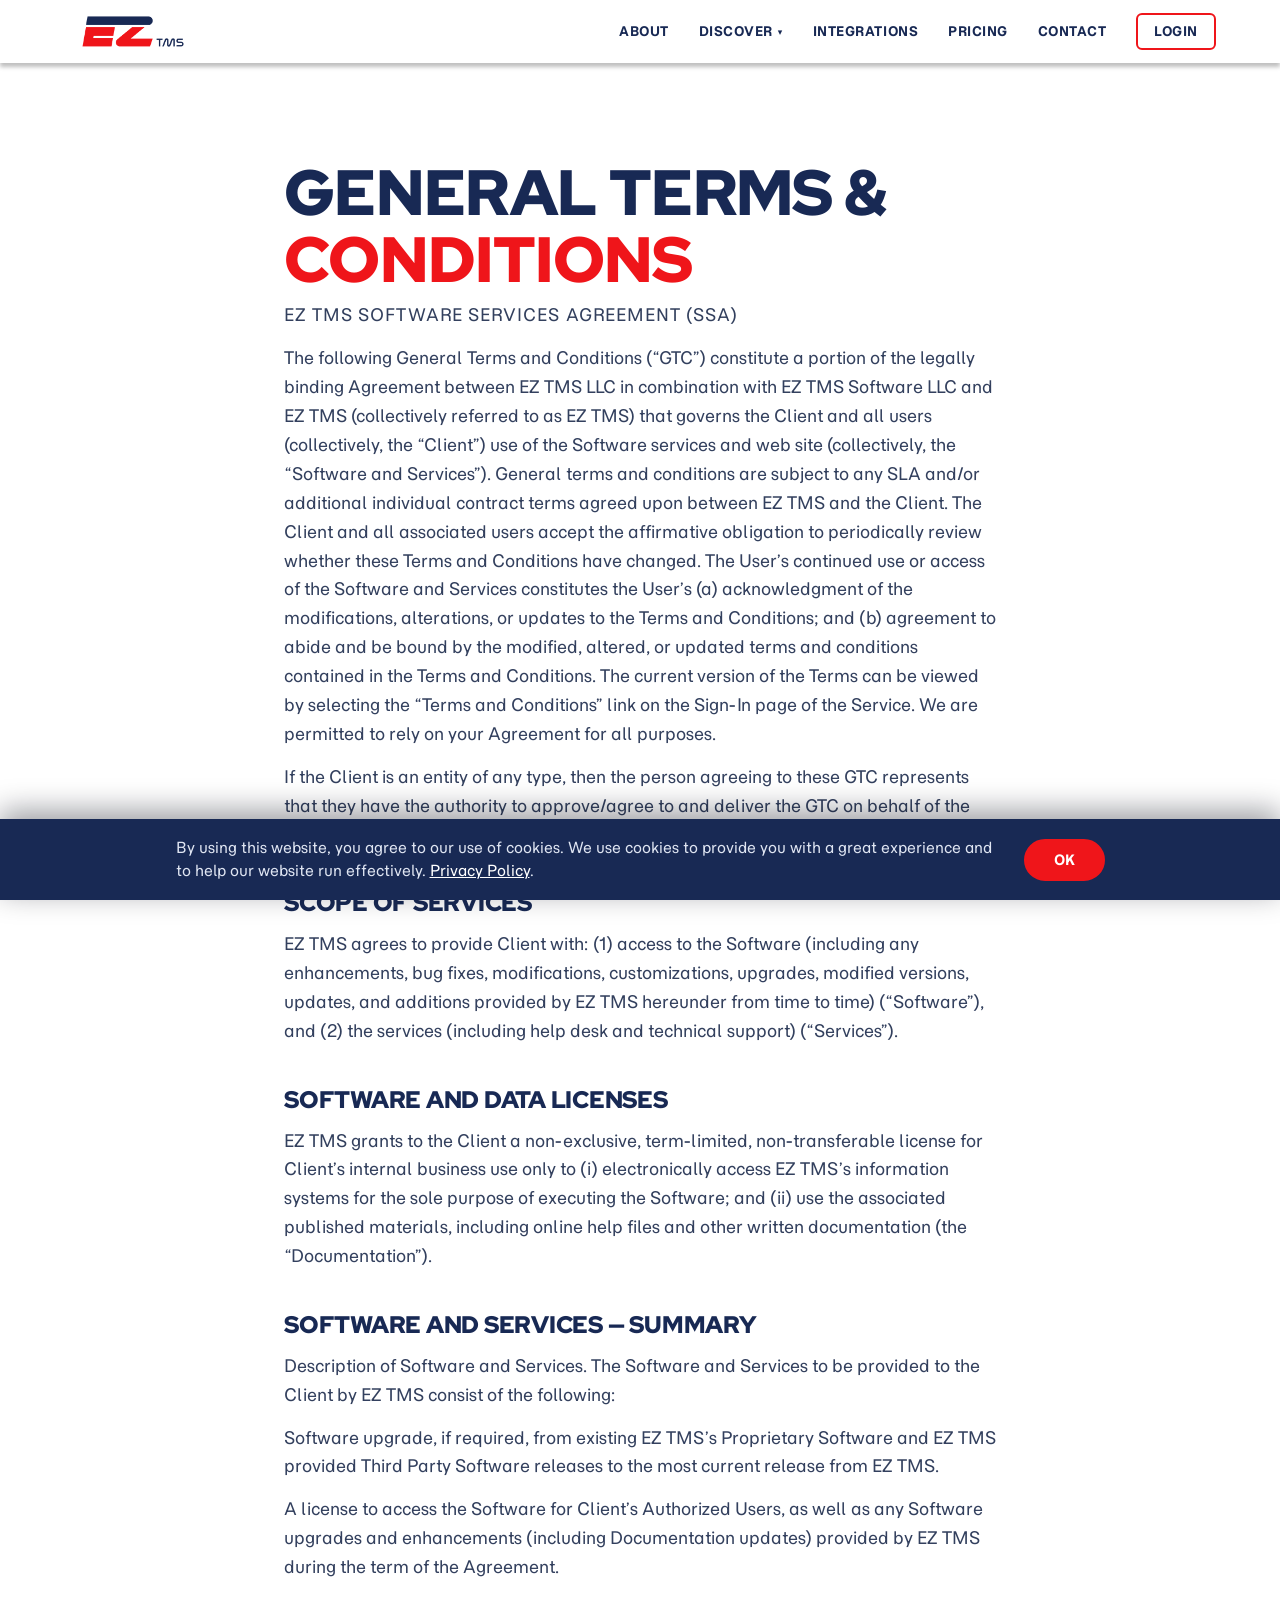
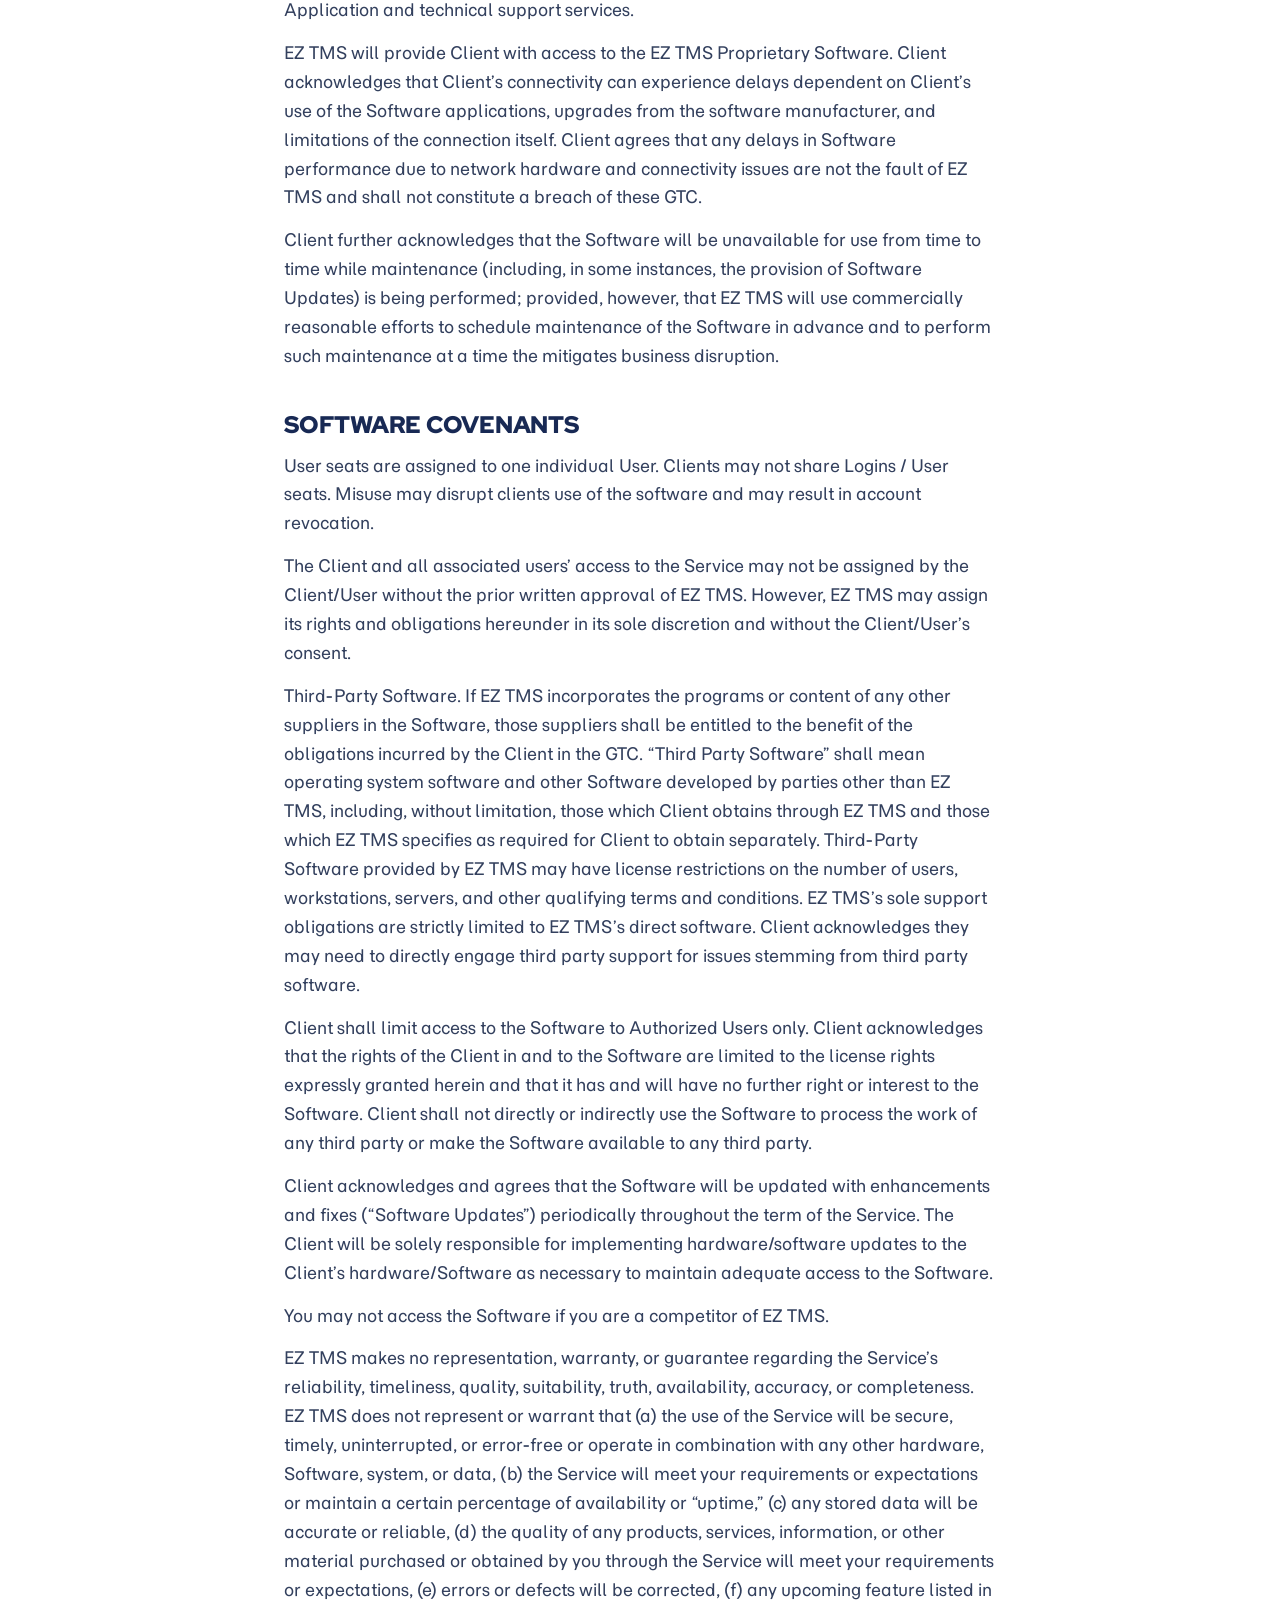
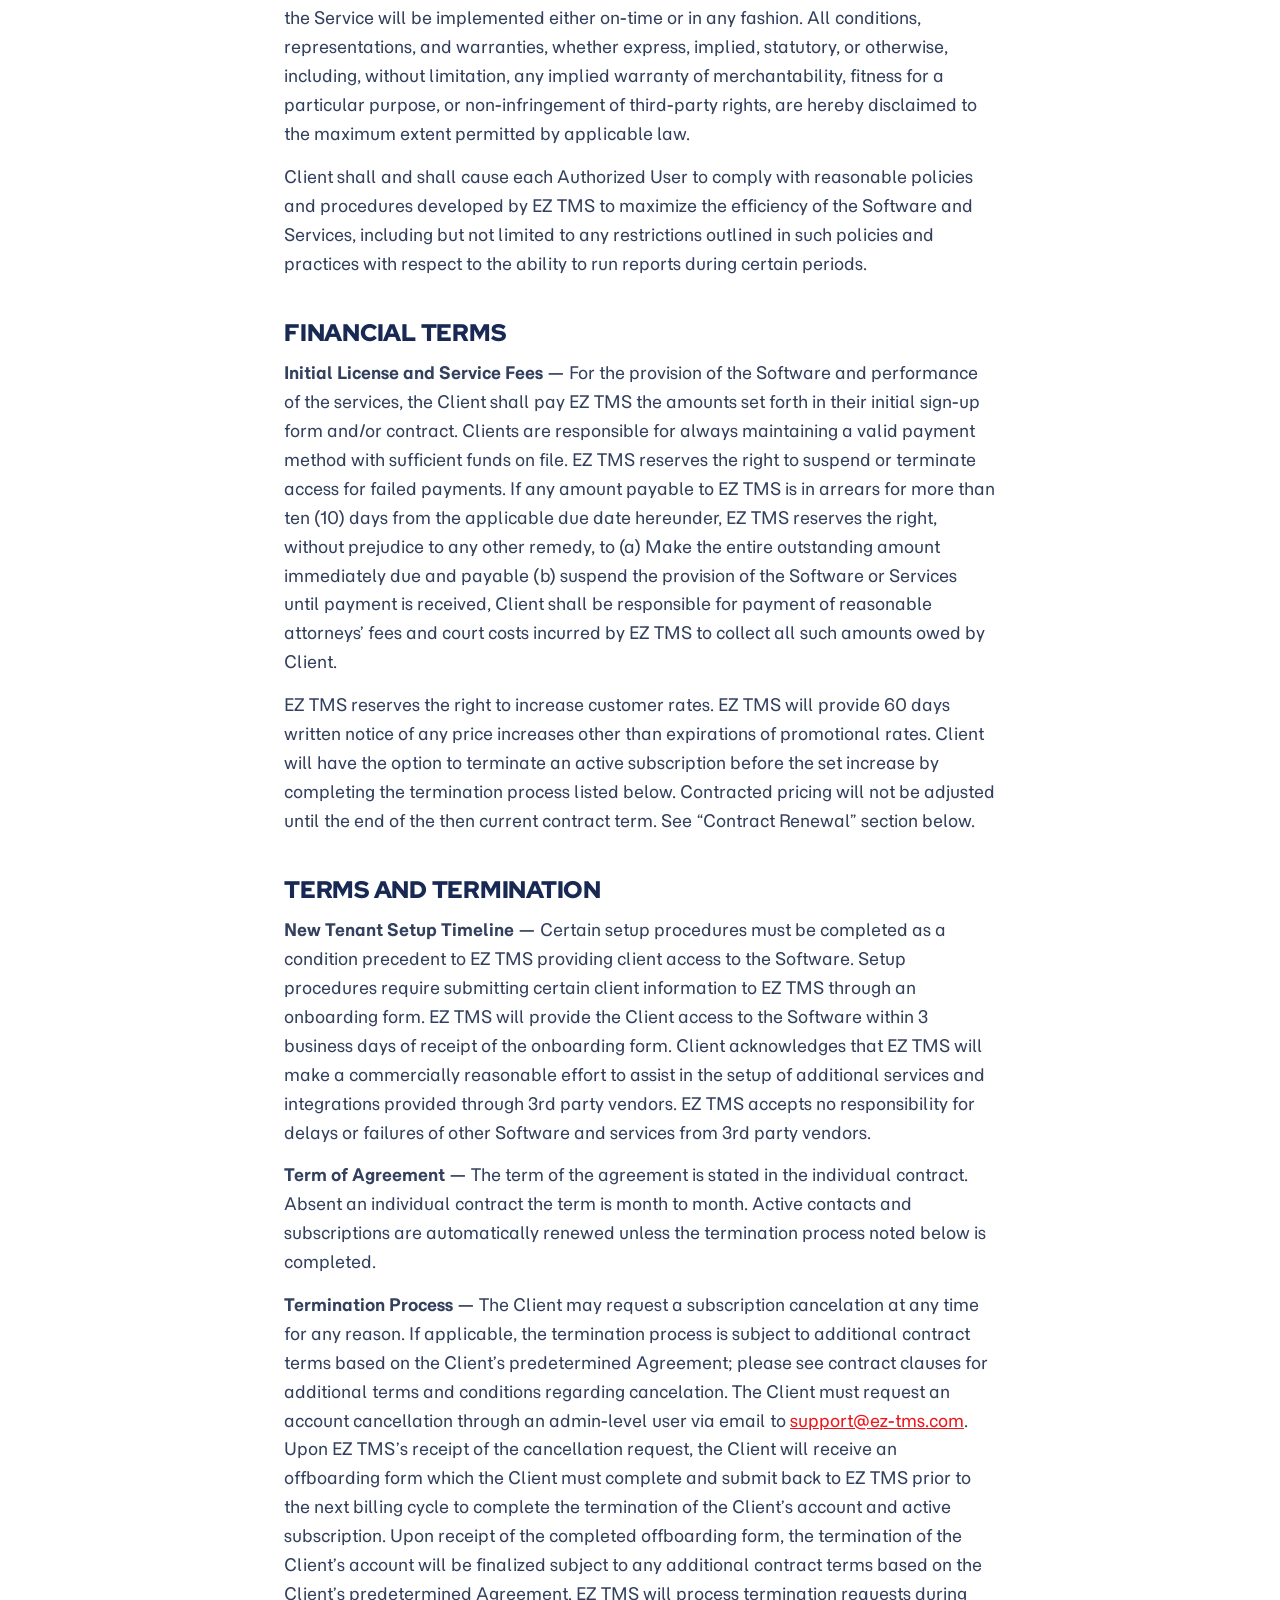
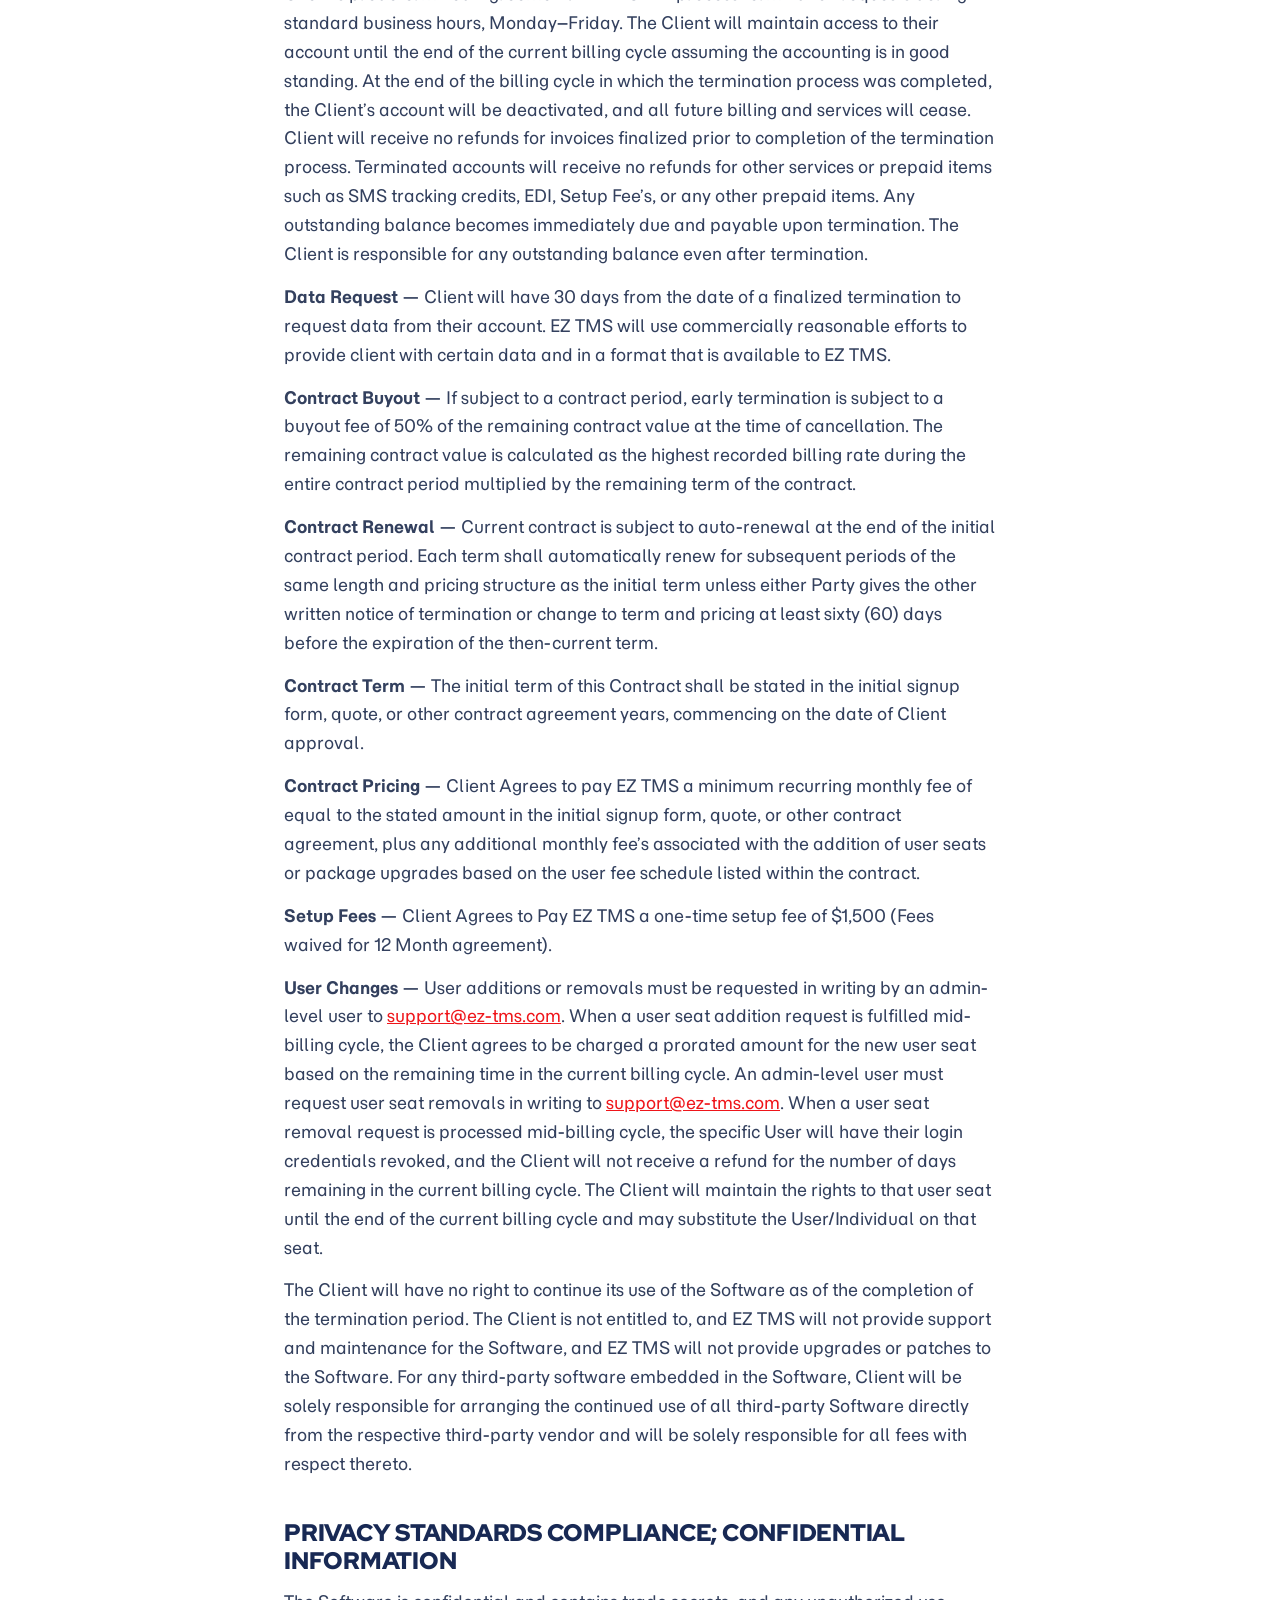
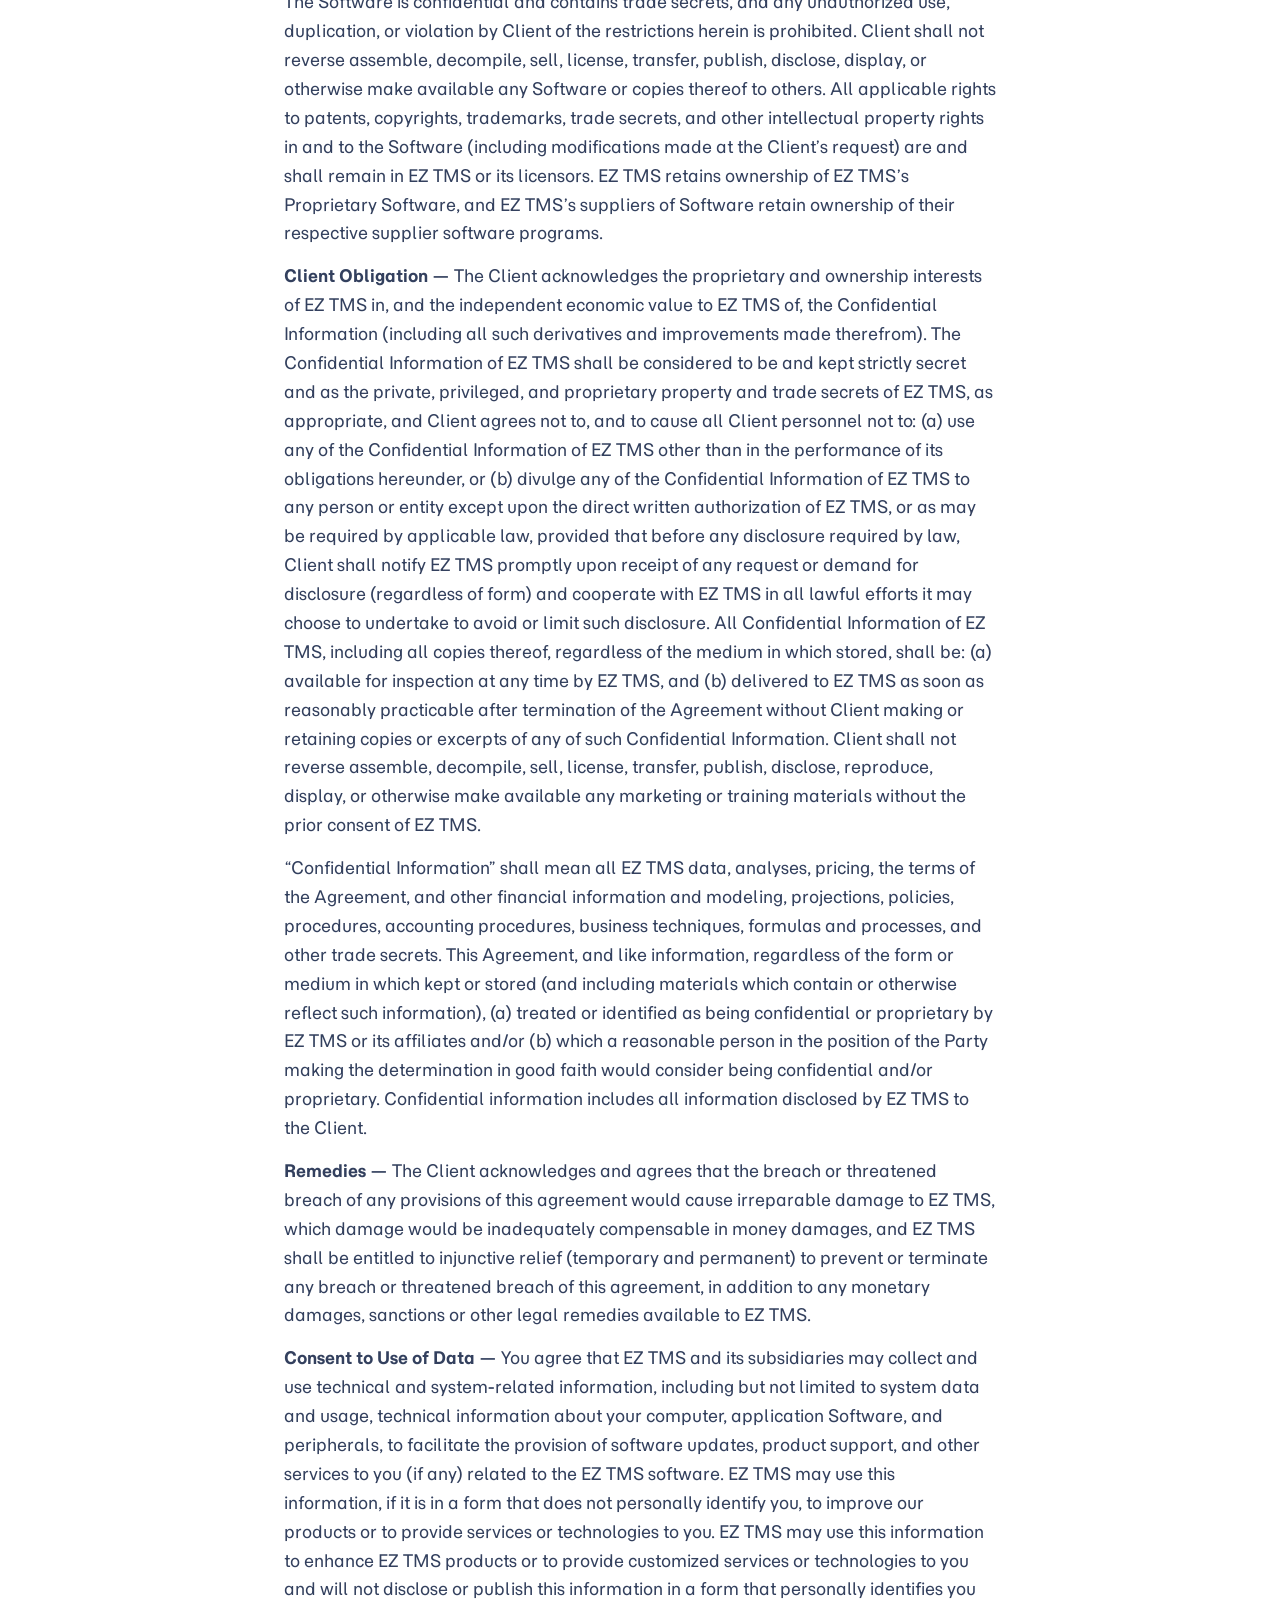
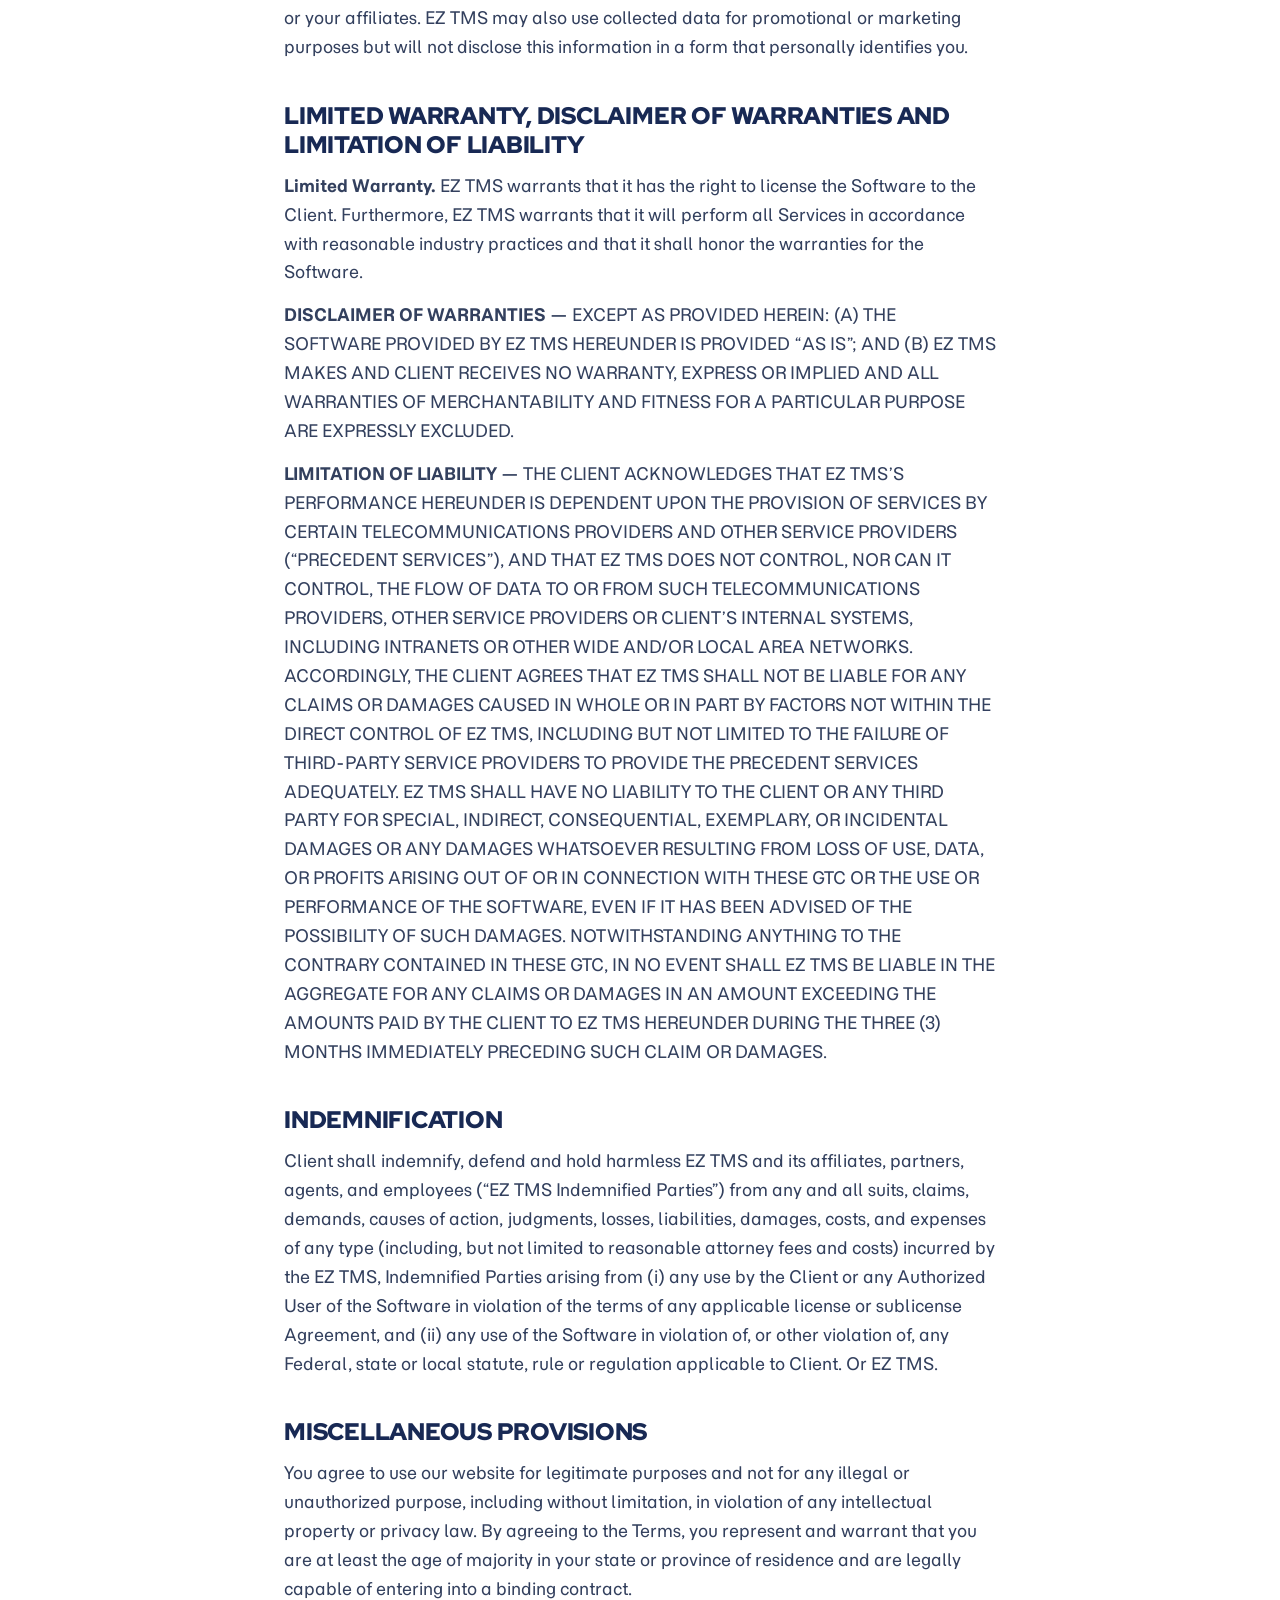
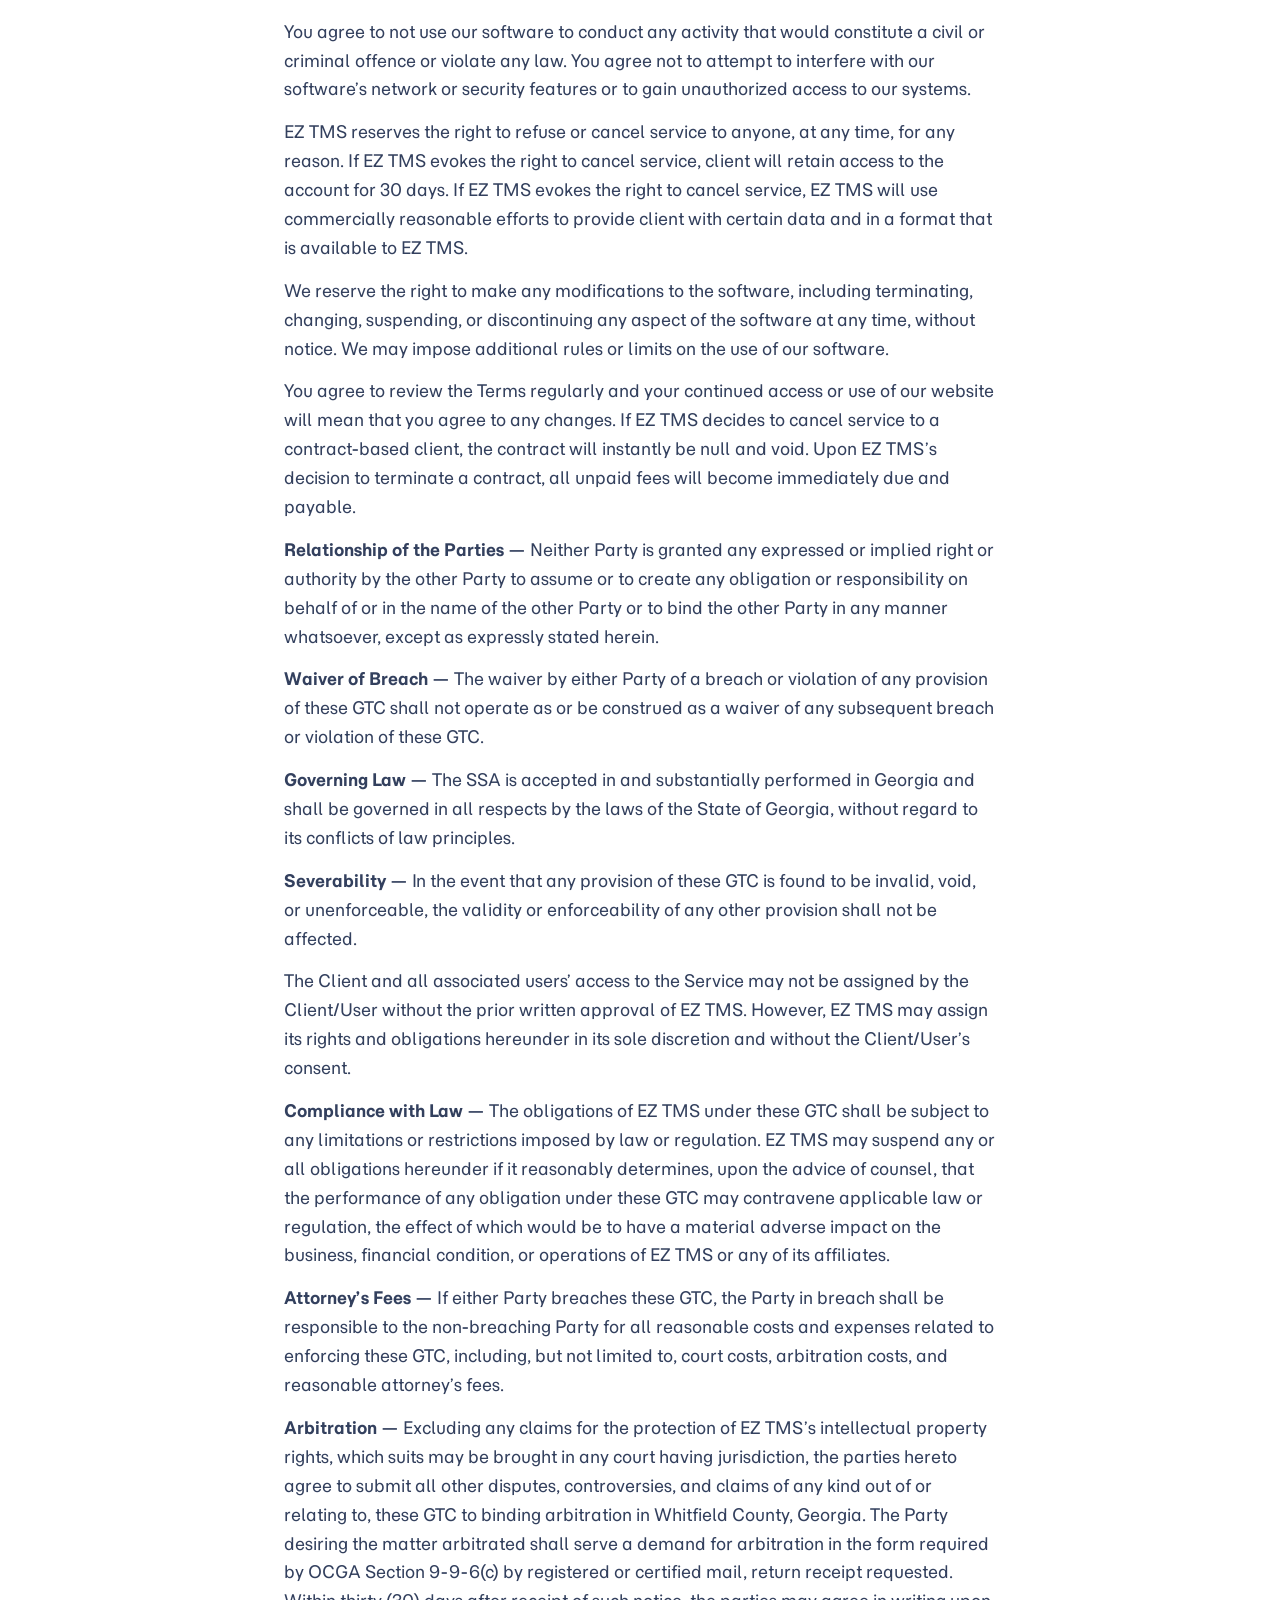
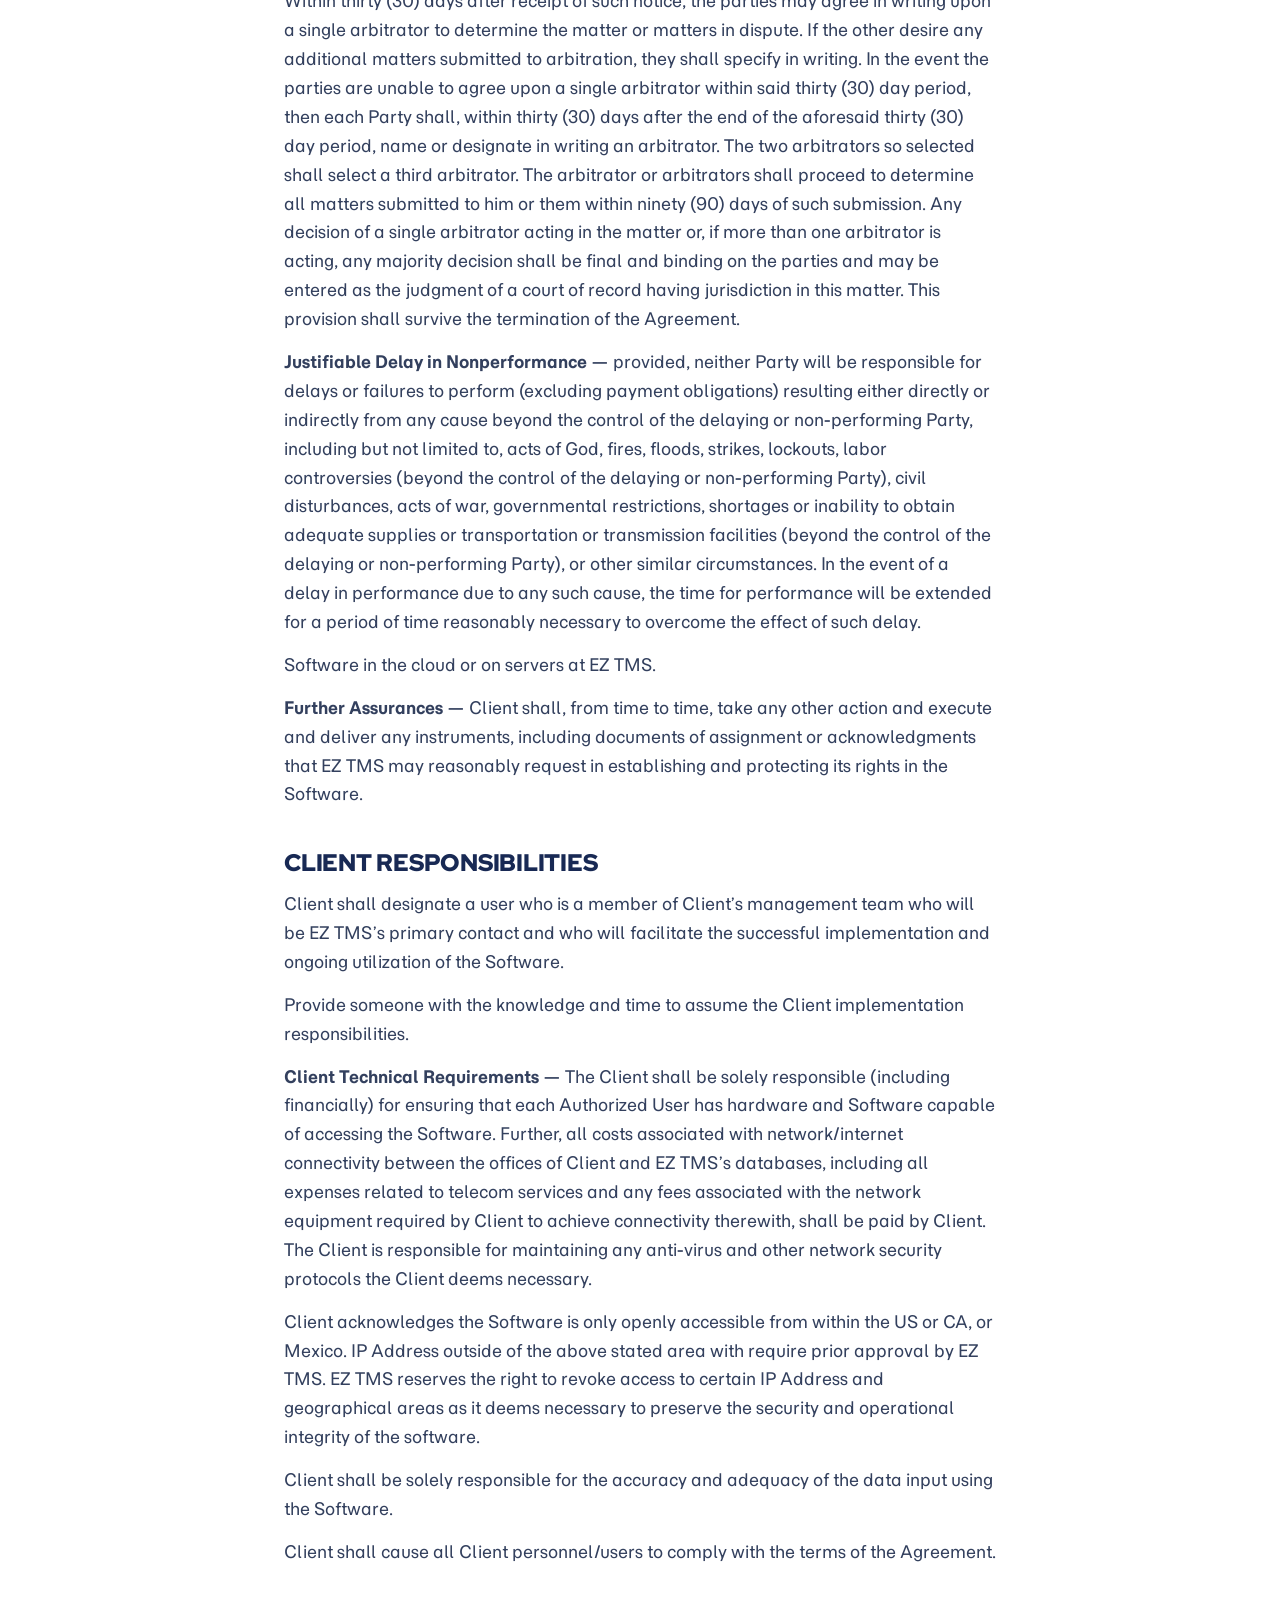
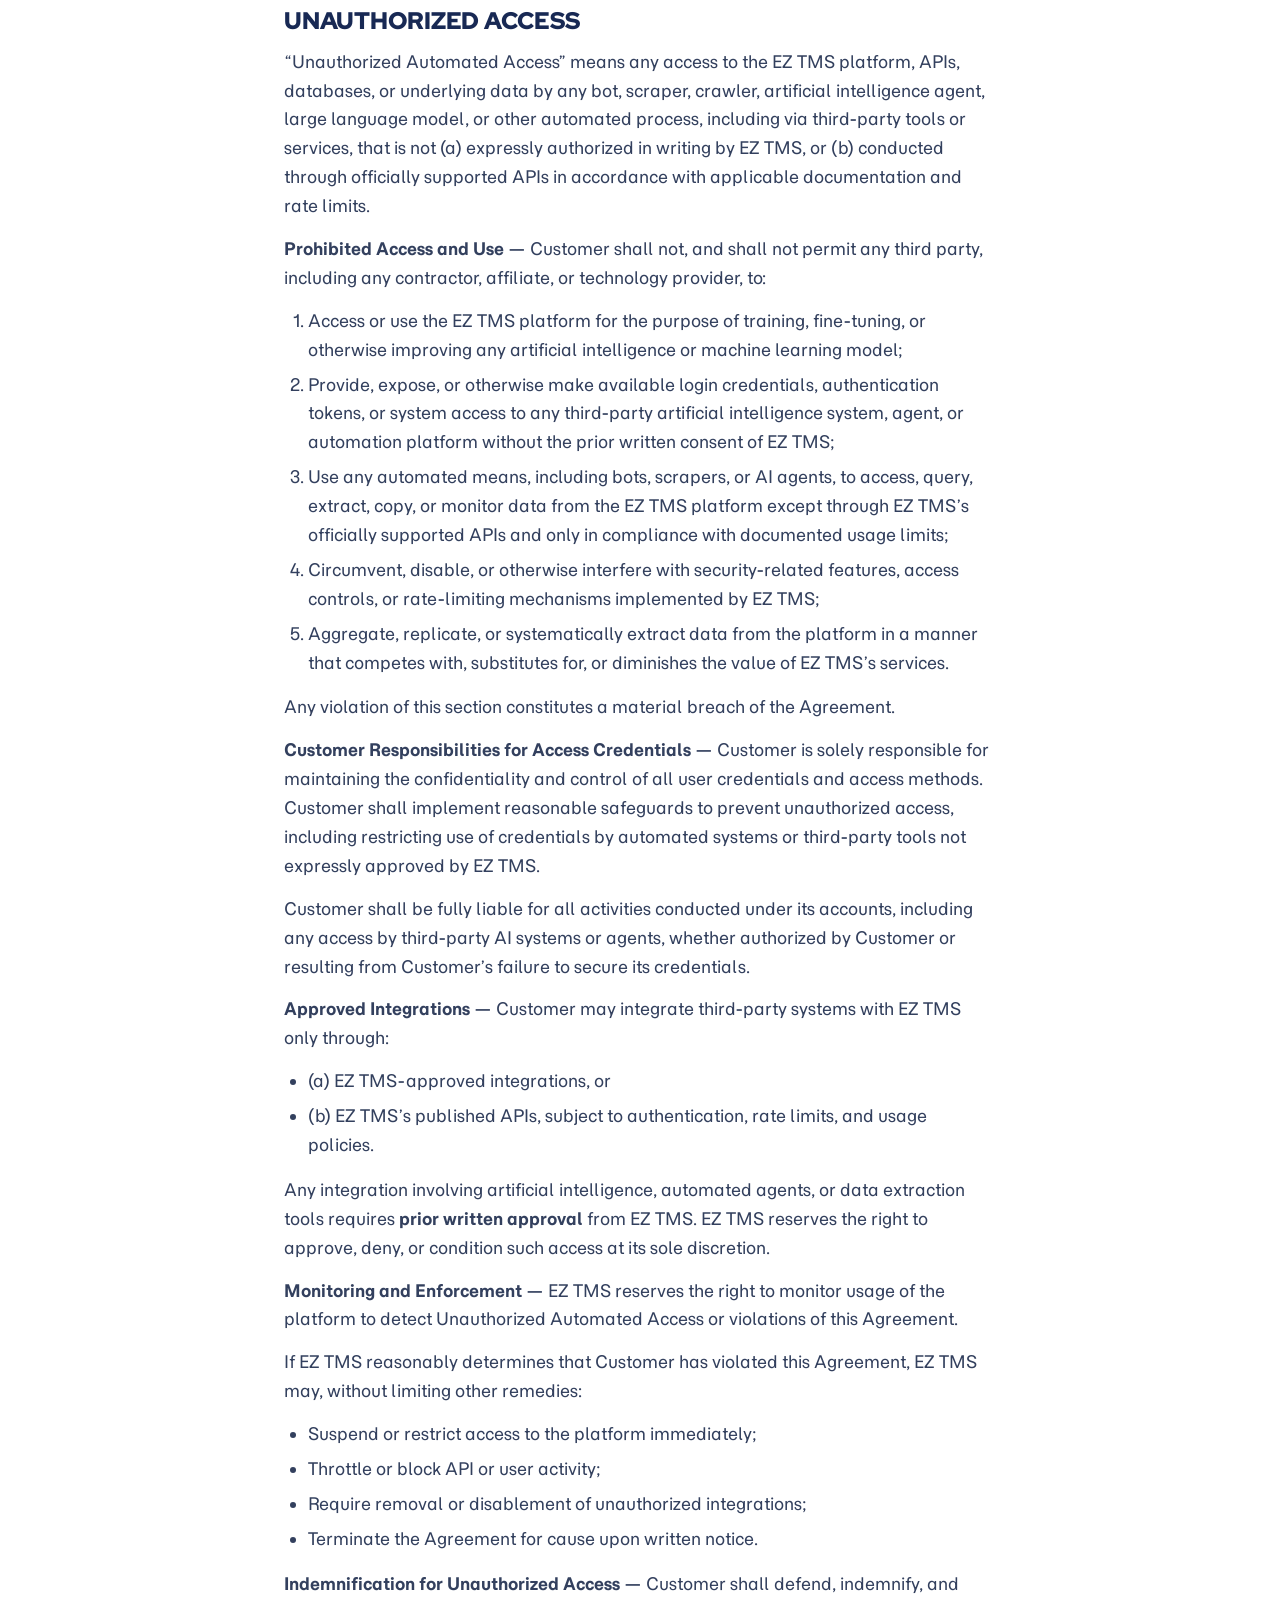
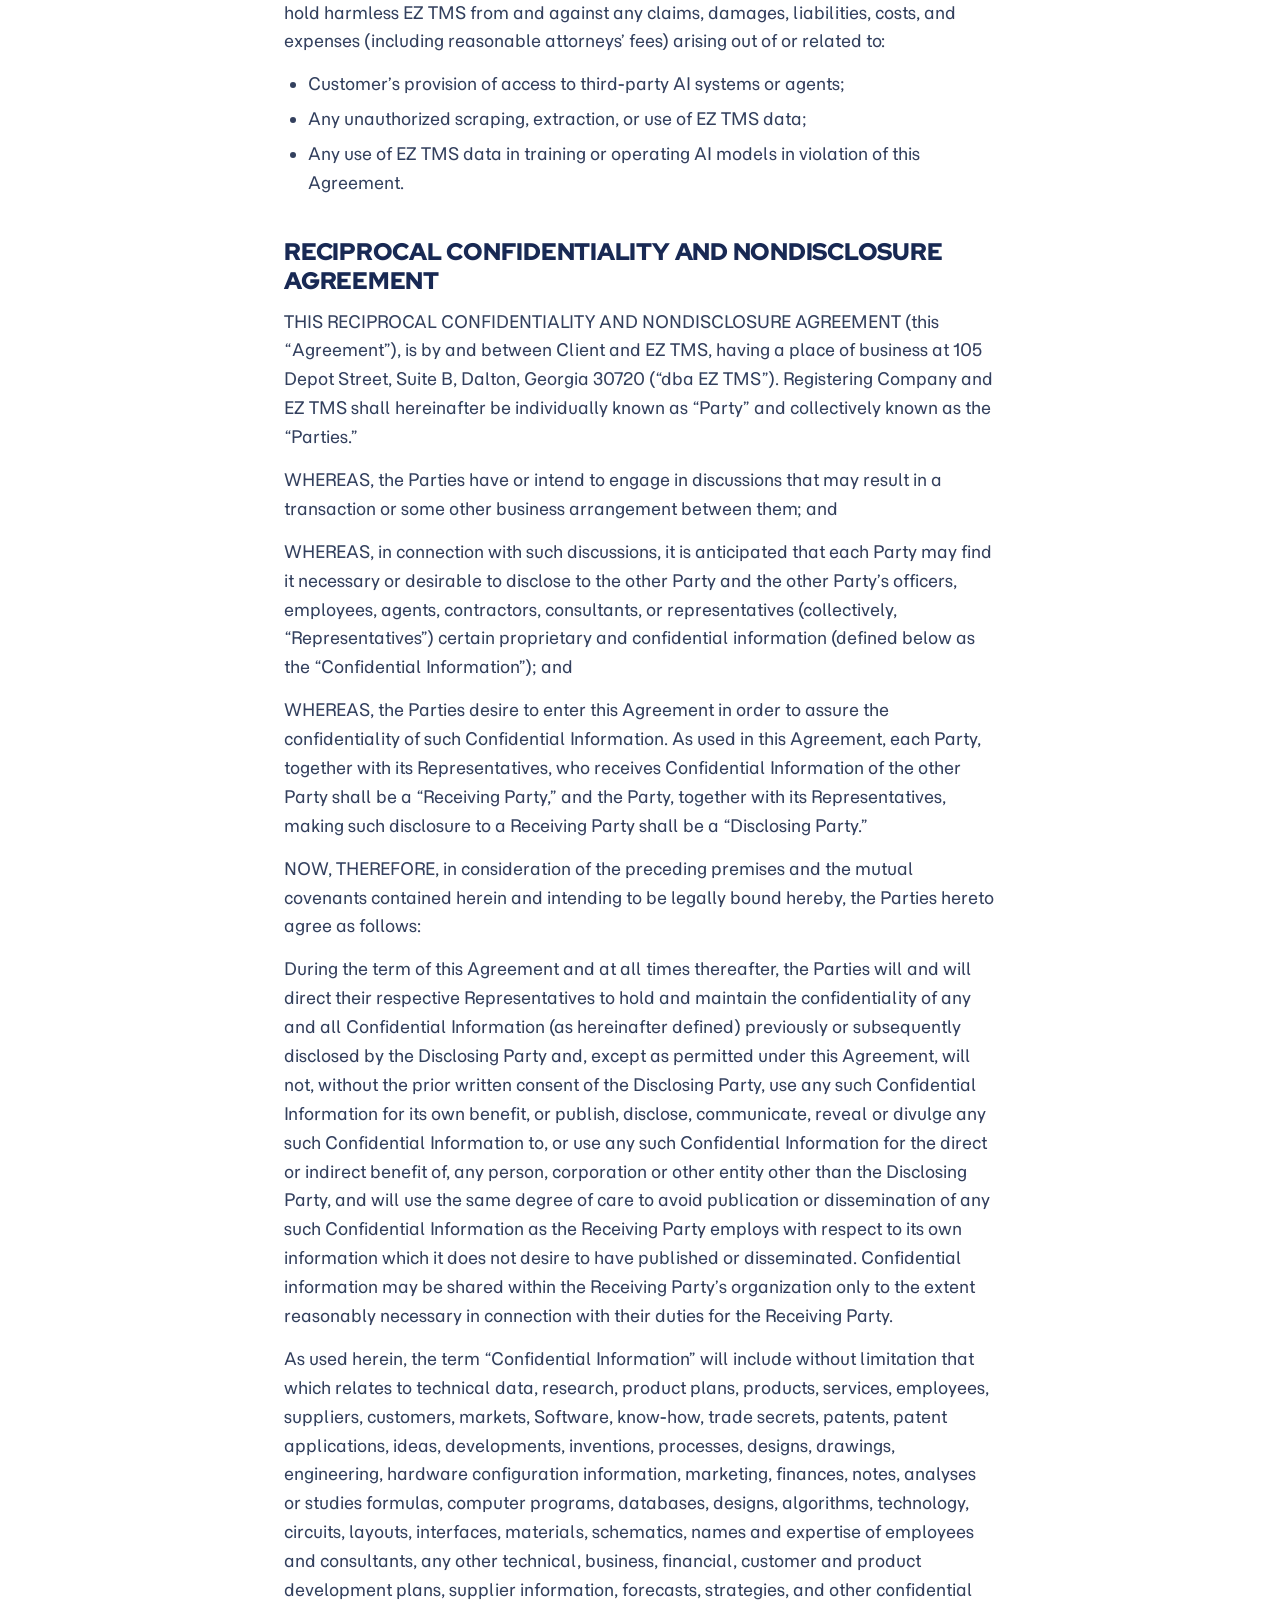
<file: terms.html>
<!DOCTYPE html>
<html lang="en">
<head>
<meta charset="UTF-8" />
<meta name="viewport" content="width=device-width, initial-scale=1.0" />
<title>Terms &amp; Conditions — EZ TMS</title>
<meta name="description" content="EZ TMS General Terms and Conditions (Software Services Agreement) governing use of the EZ TMS software and services." />
<link rel="stylesheet" href="style.css" />
</head>
<body class="page-light">

<!-- HEADER (light) -->
<header class="site-header light">
  <div class="wrap header-inner">
    <a href="index.html" class="logo"><img src="assets/logo.png" alt="EZ TMS" /></a>
    <nav class="nav">
      <a href="why-ez.html">About</a>
      <div class="nav-dd">
        <a href="#" class="nav-dd-trigger" aria-haspopup="true">Discover <span class="caret" aria-hidden="true">▾</span></a>
        <div class="nav-dd-menu">
          <a href="truckload-shipping.html">Truckload Shipping</a>
          <a href="ltl-portal.html">LTL Portal</a>
          <a href="edi-connectivity.html">EDI Connectivity</a>
        </div>
      </div>
      <a href="integrations.html">Integrations</a>
      <a href="pricing.html">Pricing</a>
      <a href="index.html#cta">Contact</a>
      <a href="#" class="btn-outline sm">Login</a>
    </nav>
  </div>
</header>

<!-- TERMS & CONDITIONS -->
<section class="legal">
  <div class="legal-inner">
    <h1 class="legal-title">General Terms &amp; <span class="r">Conditions</span></h1>
    <p class="legal-updated">EZ TMS Software Services Agreement (SSA)</p>

    <p>The following General Terms and Conditions (&ldquo;GTC&rdquo;) constitute a portion of the legally binding Agreement between EZ TMS LLC in combination with EZ TMS Software LLC and EZ TMS (collectively referred to as EZ TMS) that governs the Client and all users (collectively, the &ldquo;Client&rdquo;) use of the Software services and web site (collectively, the &ldquo;Software and Services&rdquo;). General terms and conditions are subject to any SLA and/or additional individual contract terms agreed upon between EZ TMS and the Client. The Client and all associated users accept the affirmative obligation to periodically review whether these Terms and Conditions have changed. The User&rsquo;s continued use or access of the Software and Services constitutes the User&rsquo;s (a) acknowledgment of the modifications, alterations, or updates to the Terms and Conditions; and (b) agreement to abide and be bound by the modified, altered, or updated terms and conditions contained in the Terms and Conditions. The current version of the Terms can be viewed by selecting the &ldquo;Terms and Conditions&rdquo; link on the Sign-In page of the Service. We are permitted to rely on your Agreement for all purposes.</p>
    <p>If the Client is an entity of any type, then the person agreeing to these GTC represents that they have the authority to approve/agree to and deliver the GTC on behalf of the Client and that the GTC is binding upon the Client.</p>

    <h2>Scope of Services</h2>
    <p>EZ TMS agrees to provide Client with: (1) access to the Software (including any enhancements, bug fixes, modifications, customizations, upgrades, modified versions, updates, and additions provided by EZ TMS hereunder from time to time) (&ldquo;Software&rdquo;), and (2) the services (including help desk and technical support) (&ldquo;Services&rdquo;).</p>

    <h2>Software and Data Licenses</h2>
    <p>EZ TMS grants to the Client a non-exclusive, term-limited, non-transferable license for Client&rsquo;s internal business use only to (i) electronically access EZ TMS&rsquo;s information systems for the sole purpose of executing the Software; and (ii) use the associated published materials, including online help files and other written documentation (the &ldquo;Documentation&rdquo;).</p>

    <h2>Software and Services &mdash; Summary</h2>
    <p>Description of Software and Services. The Software and Services to be provided to the Client by EZ TMS consist of the following:</p>
    <p>Software upgrade, if required, from existing EZ TMS&rsquo;s Proprietary Software and EZ TMS provided Third Party Software releases to the most current release from EZ TMS.</p>
    <p>A license to access the Software for Client&rsquo;s Authorized Users, as well as any Software upgrades and enhancements (including Documentation updates) provided by EZ TMS during the term of the Agreement.</p>
    <p>Application and technical support services.</p>
    <p>EZ TMS will provide Client with access to the EZ TMS Proprietary Software. Client acknowledges that Client&rsquo;s connectivity can experience delays dependent on Client&rsquo;s use of the Software applications, upgrades from the software manufacturer, and limitations of the connection itself. Client agrees that any delays in Software performance due to network hardware and connectivity issues are not the fault of EZ TMS and shall not constitute a breach of these GTC.</p>
    <p>Client further acknowledges that the Software will be unavailable for use from time to time while maintenance (including, in some instances, the provision of Software Updates) is being performed; provided, however, that EZ TMS will use commercially reasonable efforts to schedule maintenance of the Software in advance and to perform such maintenance at a time the mitigates business disruption.</p>

    <h2>Software Covenants</h2>
    <p>User seats are assigned to one individual User. Clients may not share Logins / User seats. Misuse may disrupt clients use of the software and may result in account revocation.</p>
    <p>The Client and all associated users&rsquo; access to the Service may not be assigned by the Client/User without the prior written approval of EZ TMS. However, EZ TMS may assign its rights and obligations hereunder in its sole discretion and without the Client/User&rsquo;s consent.</p>
    <p>Third-Party Software. If EZ TMS incorporates the programs or content of any other suppliers in the Software, those suppliers shall be entitled to the benefit of the obligations incurred by the Client in the GTC. &ldquo;Third Party Software&rdquo; shall mean operating system software and other Software developed by parties other than EZ TMS, including, without limitation, those which Client obtains through EZ TMS and those which EZ TMS specifies as required for Client to obtain separately. Third-Party Software provided by EZ TMS may have license restrictions on the number of users, workstations, servers, and other qualifying terms and conditions. EZ TMS&rsquo;s sole support obligations are strictly limited to EZ TMS&rsquo;s direct software. Client acknowledges they may need to directly engage third party support for issues stemming from third party software.</p>
    <p>Client shall limit access to the Software to Authorized Users only. Client acknowledges that the rights of the Client in and to the Software are limited to the license rights expressly granted herein and that it has and will have no further right or interest to the Software. Client shall not directly or indirectly use the Software to process the work of any third party or make the Software available to any third party.</p>
    <p>Client acknowledges and agrees that the Software will be updated with enhancements and fixes (&ldquo;Software Updates&rdquo;) periodically throughout the term of the Service. The Client will be solely responsible for implementing hardware/software updates to the Client&rsquo;s hardware/Software as necessary to maintain adequate access to the Software.</p>
    <p>You may not access the Software if you are a competitor of EZ TMS.</p>
    <p>EZ TMS makes no representation, warranty, or guarantee regarding the Service&rsquo;s reliability, timeliness, quality, suitability, truth, availability, accuracy, or completeness. EZ TMS does not represent or warrant that (a) the use of the Service will be secure, timely, uninterrupted, or error-free or operate in combination with any other hardware, Software, system, or data, (b) the Service will meet your requirements or expectations or maintain a certain percentage of availability or &ldquo;uptime,&rdquo; (c) any stored data will be accurate or reliable, (d) the quality of any products, services, information, or other material purchased or obtained by you through the Service will meet your requirements or expectations, (e) errors or defects will be corrected, (f) any upcoming feature listed in the Service will be implemented either on-time or in any fashion. All conditions, representations, and warranties, whether express, implied, statutory, or otherwise, including, without limitation, any implied warranty of merchantability, fitness for a particular purpose, or non-infringement of third-party rights, are hereby disclaimed to the maximum extent permitted by applicable law.</p>
    <p>Client shall and shall cause each Authorized User to comply with reasonable policies and procedures developed by EZ TMS to maximize the efficiency of the Software and Services, including but not limited to any restrictions outlined in such policies and practices with respect to the ability to run reports during certain periods.</p>

    <h2>Financial Terms</h2>
    <p><strong>Initial License and Service Fees</strong> &mdash; For the provision of the Software and performance of the services, the Client shall pay EZ TMS the amounts set forth in their initial sign-up form and/or contract. Clients are responsible for always maintaining a valid payment method with sufficient funds on file. EZ TMS reserves the right to suspend or terminate access for failed payments. If any amount payable to EZ TMS is in arrears for more than ten (10) days from the applicable due date hereunder, EZ TMS reserves the right, without prejudice to any other remedy, to (a) Make the entire outstanding amount immediately due and payable (b) suspend the provision of the Software or Services until payment is received, Client shall be responsible for payment of reasonable attorneys&rsquo; fees and court costs incurred by EZ TMS to collect all such amounts owed by Client.</p>
    <p>EZ TMS reserves the right to increase customer rates. EZ TMS will provide 60 days written notice of any price increases other than expirations of promotional rates. Client will have the option to terminate an active subscription before the set increase by completing the termination process listed below. Contracted pricing will not be adjusted until the end of the then current contract term. See &ldquo;Contract Renewal&rdquo; section below.</p>

    <h2>Terms and Termination</h2>
    <p><strong>New Tenant Setup Timeline</strong> &mdash; Certain setup procedures must be completed as a condition precedent to EZ TMS providing client access to the Software. Setup procedures require submitting certain client information to EZ TMS through an onboarding form. EZ TMS will provide the Client access to the Software within 3 business days of receipt of the onboarding form. Client acknowledges that EZ TMS will make a commercially reasonable effort to assist in the setup of additional services and integrations provided through 3rd party vendors. EZ TMS accepts no responsibility for delays or failures of other Software and services from 3rd party vendors.</p>
    <p><strong>Term of Agreement</strong> &mdash; The term of the agreement is stated in the individual contract. Absent an individual contract the term is month to month. Active contacts and subscriptions are automatically renewed unless the termination process noted below is completed.</p>
    <p><strong>Termination Process</strong> &mdash; The Client may request a subscription cancelation at any time for any reason. If applicable, the termination process is subject to additional contract terms based on the Client&rsquo;s predetermined Agreement; please see contract clauses for additional terms and conditions regarding cancelation. The Client must request an account cancellation through an admin-level user via email to <a href="mailto:support@ez-tms.com">support@ez-tms.com</a>. Upon EZ TMS&rsquo;s receipt of the cancellation request, the Client will receive an offboarding form which the Client must complete and submit back to EZ TMS prior to the next billing cycle to complete the termination of the Client&rsquo;s account and active subscription. Upon receipt of the completed offboarding form, the termination of the Client&rsquo;s account will be finalized subject to any additional contract terms based on the Client&rsquo;s predetermined Agreement. EZ TMS will process termination requests during standard business hours, Monday&ndash;Friday. The Client will maintain access to their account until the end of the current billing cycle assuming the accounting is in good standing. At the end of the billing cycle in which the termination process was completed, the Client&rsquo;s account will be deactivated, and all future billing and services will cease. Client will receive no refunds for invoices finalized prior to completion of the termination process. Terminated accounts will receive no refunds for other services or prepaid items such as SMS tracking credits, EDI, Setup Fee&rsquo;s, or any other prepaid items. Any outstanding balance becomes immediately due and payable upon termination. The Client is responsible for any outstanding balance even after termination.</p>
    <p><strong>Data Request</strong> &mdash; Client will have 30 days from the date of a finalized termination to request data from their account. EZ TMS will use commercially reasonable efforts to provide client with certain data and in a format that is available to EZ TMS.</p>
    <p><strong>Contract Buyout</strong> &mdash; If subject to a contract period, early termination is subject to a buyout fee of 50% of the remaining contract value at the time of cancellation. The remaining contract value is calculated as the highest recorded billing rate during the entire contract period multiplied by the remaining term of the contract.</p>
    <p><strong>Contract Renewal</strong> &mdash; Current contract is subject to auto-renewal at the end of the initial contract period. Each term shall automatically renew for subsequent periods of the same length and pricing structure as the initial term unless either Party gives the other written notice of termination or change to term and pricing at least sixty (60) days before the expiration of the then-current term.</p>
    <p><strong>Contract Term</strong> &mdash; The initial term of this Contract shall be stated in the initial signup form, quote, or other contract agreement years, commencing on the date of Client approval.</p>
    <p><strong>Contract Pricing</strong> &mdash; Client Agrees to pay EZ TMS a minimum recurring monthly fee of equal to the stated amount in the initial signup form, quote, or other contract agreement, plus any additional monthly fee&rsquo;s associated with the addition of user seats or package upgrades based on the user fee schedule listed within the contract.</p>
    <p><strong>Setup Fees</strong> &mdash; Client Agrees to Pay EZ TMS a one-time setup fee of $1,500 (Fees waived for 12 Month agreement).</p>
    <p><strong>User Changes</strong> &mdash; User additions or removals must be requested in writing by an admin-level user to <a href="mailto:support@ez-tms.com">support@ez-tms.com</a>. When a user seat addition request is fulfilled mid-billing cycle, the Client agrees to be charged a prorated amount for the new user seat based on the remaining time in the current billing cycle. An admin-level user must request user seat removals in writing to <a href="mailto:support@ez-tms.com">support@ez-tms.com</a>. When a user seat removal request is processed mid-billing cycle, the specific User will have their login credentials revoked, and the Client will not receive a refund for the number of days remaining in the current billing cycle. The Client will maintain the rights to that user seat until the end of the current billing cycle and may substitute the User/Individual on that seat.</p>
    <p>The Client will have no right to continue its use of the Software as of the completion of the termination period. The Client is not entitled to, and EZ TMS will not provide support and maintenance for the Software, and EZ TMS will not provide upgrades or patches to the Software. For any third-party software embedded in the Software, Client will be solely responsible for arranging the continued use of all third-party Software directly from the respective third-party vendor and will be solely responsible for all fees with respect thereto.</p>

    <h2>Privacy Standards Compliance; Confidential Information</h2>
    <p>The Software is confidential and contains trade secrets, and any unauthorized use, duplication, or violation by Client of the restrictions herein is prohibited. Client shall not reverse assemble, decompile, sell, license, transfer, publish, disclose, display, or otherwise make available any Software or copies thereof to others. All applicable rights to patents, copyrights, trademarks, trade secrets, and other intellectual property rights in and to the Software (including modifications made at the Client&rsquo;s request) are and shall remain in EZ TMS or its licensors. EZ TMS retains ownership of EZ TMS&rsquo;s Proprietary Software, and EZ TMS&rsquo;s suppliers of Software retain ownership of their respective supplier software programs.</p>
    <p><strong>Client Obligation</strong> &mdash; The Client acknowledges the proprietary and ownership interests of EZ TMS in, and the independent economic value to EZ TMS of, the Confidential Information (including all such derivatives and improvements made therefrom). The Confidential Information of EZ TMS shall be considered to be and kept strictly secret and as the private, privileged, and proprietary property and trade secrets of EZ TMS, as appropriate, and Client agrees not to, and to cause all Client personnel not to: (a) use any of the Confidential Information of EZ TMS other than in the performance of its obligations hereunder, or (b) divulge any of the Confidential Information of EZ TMS to any person or entity except upon the direct written authorization of EZ TMS, or as may be required by applicable law, provided that before any disclosure required by law, Client shall notify EZ TMS promptly upon receipt of any request or demand for disclosure (regardless of form) and cooperate with EZ TMS in all lawful efforts it may choose to undertake to avoid or limit such disclosure. All Confidential Information of EZ TMS, including all copies thereof, regardless of the medium in which stored, shall be: (a) available for inspection at any time by EZ TMS, and (b) delivered to EZ TMS as soon as reasonably practicable after termination of the Agreement without Client making or retaining copies or excerpts of any of such Confidential Information. Client shall not reverse assemble, decompile, sell, license, transfer, publish, disclose, reproduce, display, or otherwise make available any marketing or training materials without the prior consent of EZ TMS.</p>
    <p>&ldquo;Confidential Information&rdquo; shall mean all EZ TMS data, analyses, pricing, the terms of the Agreement, and other financial information and modeling, projections, policies, procedures, accounting procedures, business techniques, formulas and processes, and other trade secrets. This Agreement, and like information, regardless of the form or medium in which kept or stored (and including materials which contain or otherwise reflect such information), (a) treated or identified as being confidential or proprietary by EZ TMS or its affiliates and/or (b) which a reasonable person in the position of the Party making the determination in good faith would consider being confidential and/or proprietary. Confidential information includes all information disclosed by EZ TMS to the Client.</p>
    <p><strong>Remedies</strong> &mdash; The Client acknowledges and agrees that the breach or threatened breach of any provisions of this agreement would cause irreparable damage to EZ TMS, which damage would be inadequately compensable in money damages, and EZ TMS shall be entitled to injunctive relief (temporary and permanent) to prevent or terminate any breach or threatened breach of this agreement, in addition to any monetary damages, sanctions or other legal remedies available to EZ TMS.</p>
    <p><strong>Consent to Use of Data</strong> &mdash; You agree that EZ TMS and its subsidiaries may collect and use technical and system-related information, including but not limited to system data and usage, technical information about your computer, application Software, and peripherals, to facilitate the provision of software updates, product support, and other services to you (if any) related to the EZ TMS software. EZ TMS may use this information, if it is in a form that does not personally identify you, to improve our products or to provide services or technologies to you. EZ TMS may use this information to enhance EZ TMS products or to provide customized services or technologies to you and will not disclose or publish this information in a form that personally identifies you or your affiliates. EZ TMS may also use collected data for promotional or marketing purposes but will not disclose this information in a form that personally identifies you.</p>

    <h2>Limited Warranty, Disclaimer of Warranties and Limitation of Liability</h2>
    <p><strong>Limited Warranty.</strong> EZ TMS warrants that it has the right to license the Software to the Client. Furthermore, EZ TMS warrants that it will perform all Services in accordance with reasonable industry practices and that it shall honor the warranties for the Software.</p>
    <p><strong>DISCLAIMER OF WARRANTIES</strong> &mdash; EXCEPT AS PROVIDED HEREIN: (A) THE SOFTWARE PROVIDED BY EZ TMS HEREUNDER IS PROVIDED &ldquo;AS IS&rdquo;; AND (B) EZ TMS MAKES AND CLIENT RECEIVES NO WARRANTY, EXPRESS OR IMPLIED AND ALL WARRANTIES OF MERCHANTABILITY AND FITNESS FOR A PARTICULAR PURPOSE ARE EXPRESSLY EXCLUDED.</p>
    <p><strong>LIMITATION OF LIABILITY</strong> &mdash; THE CLIENT ACKNOWLEDGES THAT EZ TMS&rsquo;S PERFORMANCE HEREUNDER IS DEPENDENT UPON THE PROVISION OF SERVICES BY CERTAIN TELECOMMUNICATIONS PROVIDERS AND OTHER SERVICE PROVIDERS (&ldquo;PRECEDENT SERVICES&rdquo;), AND THAT EZ TMS DOES NOT CONTROL, NOR CAN IT CONTROL, THE FLOW OF DATA TO OR FROM SUCH TELECOMMUNICATIONS PROVIDERS, OTHER SERVICE PROVIDERS OR CLIENT&rsquo;S INTERNAL SYSTEMS, INCLUDING INTRANETS OR OTHER WIDE AND/OR LOCAL AREA NETWORKS. ACCORDINGLY, THE CLIENT AGREES THAT EZ TMS SHALL NOT BE LIABLE FOR ANY CLAIMS OR DAMAGES CAUSED IN WHOLE OR IN PART BY FACTORS NOT WITHIN THE DIRECT CONTROL OF EZ TMS, INCLUDING BUT NOT LIMITED TO THE FAILURE OF THIRD-PARTY SERVICE PROVIDERS TO PROVIDE THE PRECEDENT SERVICES ADEQUATELY. EZ TMS SHALL HAVE NO LIABILITY TO THE CLIENT OR ANY THIRD PARTY FOR SPECIAL, INDIRECT, CONSEQUENTIAL, EXEMPLARY, OR INCIDENTAL DAMAGES OR ANY DAMAGES WHATSOEVER RESULTING FROM LOSS OF USE, DATA, OR PROFITS ARISING OUT OF OR IN CONNECTION WITH THESE GTC OR THE USE OR PERFORMANCE OF THE SOFTWARE, EVEN IF IT HAS BEEN ADVISED OF THE POSSIBILITY OF SUCH DAMAGES. NOTWITHSTANDING ANYTHING TO THE CONTRARY CONTAINED IN THESE GTC, IN NO EVENT SHALL EZ TMS BE LIABLE IN THE AGGREGATE FOR ANY CLAIMS OR DAMAGES IN AN AMOUNT EXCEEDING THE AMOUNTS PAID BY THE CLIENT TO EZ TMS HEREUNDER DURING THE THREE (3) MONTHS IMMEDIATELY PRECEDING SUCH CLAIM OR DAMAGES.</p>

    <h2>Indemnification</h2>
    <p>Client shall indemnify, defend and hold harmless EZ TMS and its affiliates, partners, agents, and employees (&ldquo;EZ TMS Indemnified Parties&rdquo;) from any and all suits, claims, demands, causes of action, judgments, losses, liabilities, damages, costs, and expenses of any type (including, but not limited to reasonable attorney fees and costs) incurred by the EZ TMS, Indemnified Parties arising from (i) any use by the Client or any Authorized User of the Software in violation of the terms of any applicable license or sublicense Agreement, and (ii) any use of the Software in violation of, or other violation of, any Federal, state or local statute, rule or regulation applicable to Client. Or EZ TMS.</p>

    <h2>Miscellaneous Provisions</h2>
    <p>You agree to use our website for legitimate purposes and not for any illegal or unauthorized purpose, including without limitation, in violation of any intellectual property or privacy law. By agreeing to the Terms, you represent and warrant that you are at least the age of majority in your state or province of residence and are legally capable of entering into a binding contract.</p>
    <p>You agree to not use our software to conduct any activity that would constitute a civil or criminal offence or violate any law. You agree not to attempt to interfere with our software&rsquo;s network or security features or to gain unauthorized access to our systems.</p>
    <p>EZ TMS reserves the right to refuse or cancel service to anyone, at any time, for any reason. If EZ TMS evokes the right to cancel service, client will retain access to the account for 30 days. If EZ TMS evokes the right to cancel service, EZ TMS will use commercially reasonable efforts to provide client with certain data and in a format that is available to EZ TMS.</p>
    <p>We reserve the right to make any modifications to the software, including terminating, changing, suspending, or discontinuing any aspect of the software at any time, without notice. We may impose additional rules or limits on the use of our software.</p>
    <p>You agree to review the Terms regularly and your continued access or use of our website will mean that you agree to any changes. If EZ TMS decides to cancel service to a contract-based client, the contract will instantly be null and void. Upon EZ TMS&rsquo;s decision to terminate a contract, all unpaid fees will become immediately due and payable.</p>
    <p><strong>Relationship of the Parties</strong> &mdash; Neither Party is granted any expressed or implied right or authority by the other Party to assume or to create any obligation or responsibility on behalf of or in the name of the other Party or to bind the other Party in any manner whatsoever, except as expressly stated herein.</p>
    <p><strong>Waiver of Breach</strong> &mdash; The waiver by either Party of a breach or violation of any provision of these GTC shall not operate as or be construed as a waiver of any subsequent breach or violation of these GTC.</p>
    <p><strong>Governing Law</strong> &mdash; The SSA is accepted in and substantially performed in Georgia and shall be governed in all respects by the laws of the State of Georgia, without regard to its conflicts of law principles.</p>
    <p><strong>Severability</strong> &mdash; In the event that any provision of these GTC is found to be invalid, void, or unenforceable, the validity or enforceability of any other provision shall not be affected.</p>
    <p>The Client and all associated users&rsquo; access to the Service may not be assigned by the Client/User without the prior written approval of EZ TMS. However, EZ TMS may assign its rights and obligations hereunder in its sole discretion and without the Client/User&rsquo;s consent.</p>
    <p><strong>Compliance with Law</strong> &mdash; The obligations of EZ TMS under these GTC shall be subject to any limitations or restrictions imposed by law or regulation. EZ TMS may suspend any or all obligations hereunder if it reasonably determines, upon the advice of counsel, that the performance of any obligation under these GTC may contravene applicable law or regulation, the effect of which would be to have a material adverse impact on the business, financial condition, or operations of EZ TMS or any of its affiliates.</p>
    <p><strong>Attorney&rsquo;s Fees</strong> &mdash; If either Party breaches these GTC, the Party in breach shall be responsible to the non-breaching Party for all reasonable costs and expenses related to enforcing these GTC, including, but not limited to, court costs, arbitration costs, and reasonable attorney&rsquo;s fees.</p>
    <p><strong>Arbitration</strong> &mdash; Excluding any claims for the protection of EZ TMS&rsquo;s intellectual property rights, which suits may be brought in any court having jurisdiction, the parties hereto agree to submit all other disputes, controversies, and claims of any kind out of or relating to, these GTC to binding arbitration in Whitfield County, Georgia. The Party desiring the matter arbitrated shall serve a demand for arbitration in the form required by OCGA Section 9-9-6(c) by registered or certified mail, return receipt requested. Within thirty (30) days after receipt of such notice, the parties may agree in writing upon a single arbitrator to determine the matter or matters in dispute. If the other desire any additional matters submitted to arbitration, they shall specify in writing. In the event the parties are unable to agree upon a single arbitrator within said thirty (30) day period, then each Party shall, within thirty (30) days after the end of the aforesaid thirty (30) day period, name or designate in writing an arbitrator. The two arbitrators so selected shall select a third arbitrator. The arbitrator or arbitrators shall proceed to determine all matters submitted to him or them within ninety (90) days of such submission. Any decision of a single arbitrator acting in the matter or, if more than one arbitrator is acting, any majority decision shall be final and binding on the parties and may be entered as the judgment of a court of record having jurisdiction in this matter. This provision shall survive the termination of the Agreement.</p>
    <p><strong>Justifiable Delay in Nonperformance</strong> &mdash; provided, neither Party will be responsible for delays or failures to perform (excluding payment obligations) resulting either directly or indirectly from any cause beyond the control of the delaying or non-performing Party, including but not limited to, acts of God, fires, floods, strikes, lockouts, labor controversies (beyond the control of the delaying or non-performing Party), civil disturbances, acts of war, governmental restrictions, shortages or inability to obtain adequate supplies or transportation or transmission facilities (beyond the control of the delaying or non-performing Party), or other similar circumstances. In the event of a delay in performance due to any such cause, the time for performance will be extended for a period of time reasonably necessary to overcome the effect of such delay.</p>
    <p>Software in the cloud or on servers at EZ TMS.</p>
    <p><strong>Further Assurances</strong> &mdash; Client shall, from time to time, take any other action and execute and deliver any instruments, including documents of assignment or acknowledgments that EZ TMS may reasonably request in establishing and protecting its rights in the Software.</p>

    <h2>Client Responsibilities</h2>
    <p>Client shall designate a user who is a member of Client&rsquo;s management team who will be EZ TMS&rsquo;s primary contact and who will facilitate the successful implementation and ongoing utilization of the Software.</p>
    <p>Provide someone with the knowledge and time to assume the Client implementation responsibilities.</p>
    <p><strong>Client Technical Requirements</strong> &mdash; The Client shall be solely responsible (including financially) for ensuring that each Authorized User has hardware and Software capable of accessing the Software. Further, all costs associated with network/internet connectivity between the offices of Client and EZ TMS&rsquo;s databases, including all expenses related to telecom services and any fees associated with the network equipment required by Client to achieve connectivity therewith, shall be paid by Client. The Client is responsible for maintaining any anti-virus and other network security protocols the Client deems necessary.</p>
    <p>Client acknowledges the Software is only openly accessible from within the US or CA, or Mexico. IP Address outside of the above stated area with require prior approval by EZ TMS. EZ TMS reserves the right to revoke access to certain IP Address and geographical areas as it deems necessary to preserve the security and operational integrity of the software.</p>
    <p>Client shall be solely responsible for the accuracy and adequacy of the data input using the Software.</p>
    <p>Client shall cause all Client personnel/users to comply with the terms of the Agreement.</p>

    <h2>Unauthorized Access</h2>
    <p>&ldquo;Unauthorized Automated Access&rdquo; means any access to the EZ TMS platform, APIs, databases, or underlying data by any bot, scraper, crawler, artificial intelligence agent, large language model, or other automated process, including via third-party tools or services, that is not (a) expressly authorized in writing by EZ TMS, or (b) conducted through officially supported APIs in accordance with applicable documentation and rate limits.</p>
    <p><strong>Prohibited Access and Use</strong> &mdash; Customer shall not, and shall not permit any third party, including any contractor, affiliate, or technology provider, to:</p>
    <ol>
      <li>Access or use the EZ TMS platform for the purpose of training, fine-tuning, or otherwise improving any artificial intelligence or machine learning model;</li>
      <li>Provide, expose, or otherwise make available login credentials, authentication tokens, or system access to any third-party artificial intelligence system, agent, or automation platform without the prior written consent of EZ TMS;</li>
      <li>Use any automated means, including bots, scrapers, or AI agents, to access, query, extract, copy, or monitor data from the EZ TMS platform except through EZ TMS&rsquo;s officially supported APIs and only in compliance with documented usage limits;</li>
      <li>Circumvent, disable, or otherwise interfere with security-related features, access controls, or rate-limiting mechanisms implemented by EZ TMS;</li>
      <li>Aggregate, replicate, or systematically extract data from the platform in a manner that competes with, substitutes for, or diminishes the value of EZ TMS&rsquo;s services.</li>
    </ol>
    <p>Any violation of this section constitutes a material breach of the Agreement.</p>
    <p><strong>Customer Responsibilities for Access Credentials</strong> &mdash; Customer is solely responsible for maintaining the confidentiality and control of all user credentials and access methods. Customer shall implement reasonable safeguards to prevent unauthorized access, including restricting use of credentials by automated systems or third-party tools not expressly approved by EZ TMS.</p>
    <p>Customer shall be fully liable for all activities conducted under its accounts, including any access by third-party AI systems or agents, whether authorized by Customer or resulting from Customer&rsquo;s failure to secure its credentials.</p>
    <p><strong>Approved Integrations</strong> &mdash; Customer may integrate third-party systems with EZ TMS only through:</p>
    <ul>
      <li>(a) EZ TMS-approved integrations, or</li>
      <li>(b) EZ TMS&rsquo;s published APIs, subject to authentication, rate limits, and usage policies.</li>
    </ul>
    <p>Any integration involving artificial intelligence, automated agents, or data extraction tools requires <strong>prior written approval</strong> from EZ TMS. EZ TMS reserves the right to approve, deny, or condition such access at its sole discretion.</p>
    <p><strong>Monitoring and Enforcement</strong> &mdash; EZ TMS reserves the right to monitor usage of the platform to detect Unauthorized Automated Access or violations of this Agreement.</p>
    <p>If EZ TMS reasonably determines that Customer has violated this Agreement, EZ TMS may, without limiting other remedies:</p>
    <ul>
      <li>Suspend or restrict access to the platform immediately;</li>
      <li>Throttle or block API or user activity;</li>
      <li>Require removal or disablement of unauthorized integrations;</li>
      <li>Terminate the Agreement for cause upon written notice.</li>
    </ul>
    <p><strong>Indemnification for Unauthorized Access</strong> &mdash; Customer shall defend, indemnify, and hold harmless EZ TMS from and against any claims, damages, liabilities, costs, and expenses (including reasonable attorneys&rsquo; fees) arising out of or related to:</p>
    <ul>
      <li>Customer&rsquo;s provision of access to third-party AI systems or agents;</li>
      <li>Any unauthorized scraping, extraction, or use of EZ TMS data;</li>
      <li>Any use of EZ TMS data in training or operating AI models in violation of this Agreement.</li>
    </ul>

    <h2>Reciprocal Confidentiality and Nondisclosure Agreement</h2>
    <p>THIS RECIPROCAL CONFIDENTIALITY AND NONDISCLOSURE AGREEMENT (this &ldquo;Agreement&rdquo;), is by and between Client and EZ TMS, having a place of business at 105 Depot Street, Suite B, Dalton, Georgia 30720 (&ldquo;dba EZ TMS&rdquo;). Registering Company and EZ TMS shall hereinafter be individually known as &ldquo;Party&rdquo; and collectively known as the &ldquo;Parties.&rdquo;</p>
    <p>WHEREAS, the Parties have or intend to engage in discussions that may result in a transaction or some other business arrangement between them; and</p>
    <p>WHEREAS, in connection with such discussions, it is anticipated that each Party may find it necessary or desirable to disclose to the other Party and the other Party&rsquo;s officers, employees, agents, contractors, consultants, or representatives (collectively, &ldquo;Representatives&rdquo;) certain proprietary and confidential information (defined below as the &ldquo;Confidential Information&rdquo;); and</p>
    <p>WHEREAS, the Parties desire to enter this Agreement in order to assure the confidentiality of such Confidential Information. As used in this Agreement, each Party, together with its Representatives, who receives Confidential Information of the other Party shall be a &ldquo;Receiving Party,&rdquo; and the Party, together with its Representatives, making such disclosure to a Receiving Party shall be a &ldquo;Disclosing Party.&rdquo;</p>
    <p>NOW, THEREFORE, in consideration of the preceding premises and the mutual covenants contained herein and intending to be legally bound hereby, the Parties hereto agree as follows:</p>
    <p>During the term of this Agreement and at all times thereafter, the Parties will and will direct their respective Representatives to hold and maintain the confidentiality of any and all Confidential Information (as hereinafter defined) previously or subsequently disclosed by the Disclosing Party and, except as permitted under this Agreement, will not, without the prior written consent of the Disclosing Party, use any such Confidential Information for its own benefit, or publish, disclose, communicate, reveal or divulge any such Confidential Information to, or use any such Confidential Information for the direct or indirect benefit of, any person, corporation or other entity other than the Disclosing Party, and will use the same degree of care to avoid publication or dissemination of any such Confidential Information as the Receiving Party employs with respect to its own information which it does not desire to have published or disseminated. Confidential information may be shared within the Receiving Party&rsquo;s organization only to the extent reasonably necessary in connection with their duties for the Receiving Party.</p>
    <p>As used herein, the term &ldquo;Confidential Information&rdquo; will include without limitation that which relates to technical data, research, product plans, products, services, employees, suppliers, customers, markets, Software, know-how, trade secrets, patents, patent applications, ideas, developments, inventions, processes, designs, drawings, engineering, hardware configuration information, marketing, finances, notes, analyses or studies formulas, computer programs, databases, designs, algorithms, technology, circuits, layouts, interfaces, materials, schematics, names and expertise of employees and consultants, any other technical, business, financial, customer and product development plans, supplier information, forecasts, strategies, and other confidential information, and all tangible and intangible embodiments thereof of any kind whatsoever, whether conveyed in writing or orally or by any other medium. Without limiting the generality of the foregoing, Confidential Information shall include all information which, due to its nature, would cause a reasonable person to know that it is confidential and proprietary to the Disclosing Party.</p>
    <p>Notwithstanding the foregoing, the term &ldquo;Confidential Information&rdquo; will not include information that:</p>
    <ul>
      <li>Is known to the Receiving Party on or before the date of disclosure to the Receiving Party; or</li>
      <li>Is or becomes a part of the public domain through no wrongful act of the Receiving Party; or</li>
      <li>Is rightfully obtained by the Receiving Party from a third party without restriction and Breach of this Agreement or any similar agreement; or Is independently developed by the Receiving Party without access to the Disclosing Party&rsquo;s information.</li>
    </ul>
    <p>In any such event, the Receiving Party will have no obligation for such information.</p>
    <p>All Confidential Information shall be and remain the sole and exclusive property of the Disclosing Party. Upon request, the Receiving Party shall erase or destroy any Confidential Information stored in computer memory or any other data storage media or apparatus.</p>
    <p>Both Parties use their best efforts to ensure that all their Representatives who have access to Confidential information comply in all respects with the terms of this Agreement.</p>
    <p>Nothing contained in this Agreement shall be construed as obligating either Party to transact any business with the other Party as a result of the execution of this Agreement, the disclosure of Confidential Information hereunder or otherwise, nor shall anything contained herein be construed as granting or conferring any rights on the Receiving Party, whether by license or otherwise, whether expressly, impliedly or otherwise, in or to any Confidential Information, patents, copyrights, trademarks or other intellectual properties of the Disclosing Party, or any portion thereof.</p>
    <p>Neither Party shall refer to the other Party in advertising, promotional activities, or other public disclosures nor announcements without such other Party&rsquo;s prior written consent with at least 15 days&rsquo; notice before the release unless notice is waived in writing before release.</p>
    <p>This Agreement shall continue and remain in full force and effect until terminated in writing by notice from one Party to the other and shall apply to all Confidential Information disclosed prior to the date the non-terminating Party receives such notice of termination. Notwithstanding any termination of this Agreement, the obligations imposed on the Receiving Party by this Agreement shall continue in effect after any such termination concerning any Confidential Information provided or communicated to the Receiving Party before such termination.</p>
    <p>Each Party acknowledges that the covenants in this Agreement, considering the nature of the business in which the Parties are engaged, are reasonable and necessary to protect their respective legitimate business interests.</p>
    <p>Suppose all or any portion of the covenants contained in this Agreement or the application thereof are construed to be invalid or unenforceable. In that case, the remainder of such covenant or covenants and/or the application thereof shall not be affected. Any remaining covenants shall be given full force and effect without regard to the invalid or unenforceable portions. Suppose any covenant is held to be unenforceable because of the geographic area covered. In that case, the duration thereof, or the scope thereof, then the court making such determination shall have the power to reduce the area and/or the duration and/or limit the content thereof. The covenant shall then be enforceable in its reduced form.</p>
    <p>This Agreement shall be construed and interpreted in accordance with the laws of the State of Georgia, without regard to its principles concerning the application of laws of other jurisdictions. If either Party brings against the other Party any proceeding arising out of this Agreement, including but not limited to any proceeding arising out of any alleged disclosure or use of Confidential information, that Party may bring such proceeding only in the United States District Court for the Northern District of Georgia or in the Superior Court of Whitfield County, Georgia. The Parties hereby consent and submit to the exclusive jurisdiction of either of those courts and waive any objection to their jurisdiction or venue.</p>
    <p>This Agreement shall be binding upon and inure to the benefit of the Parties and their respective representatives, successors, and permitted assigns.</p>
    <p>The acceptance represents and warrants that the acceptor has the authority to bind his/her respective Party.</p>

    <h2>Contact</h2>
    <p>If there are any questions regarding these Terms and Conditions you may contact us using the information below.</p>
    <p class="legal-contact">
      <strong>EZ TMS</strong><br />
      105 Depot Street, Suite B, Dalton, Georgia 30720<br />
      <a href="tel:8555948342">(855) 594-8342</a><br />
      <a href="mailto:Sales@EZ-TMS.com">Sales@EZ-TMS.com</a>
    </p>
  </div>
</section>

<!-- FOOTER (light) -->
<footer class="site-footer">
  <div class="wrap footer-inner">
    <div class="foot-brand">
      <img src="assets/logo.png" alt="EZ TMS" class="foot-logo" />
      <div class="contact">
        <span class="label">CONTACT US</span>
        <a href="tel:8555948342">(855) 594-8342</a>
        <a href="mailto:Sales@EZ-TMS.com">Sales@EZ-TMS.com</a>
      </div>
    </div>
    <img src="assets/foam-8bit.png" alt="" class="foot-finger" />
    <nav class="foot-nav">
      <a href="why-ez.html">About</a>
      <a href="#">Discover</a>
      <a href="integrations.html">Integrations</a>
      <a href="pricing.html">Pricing</a>
    </nav>
  </div>
  <div class="wrap copyright">© 2026 All Rights Reserved | EZ TMS | <a href="terms.html">General Terms and Conditions</a> | <a href="privacy.html">Privacy Policy</a></div>
</footer>

<script src="assets/nav-menu.js"></script>
<script src="assets/demo-modal.js"></script>
<script src="assets/contact-modal.js"></script>
<script src="assets/cookie-consent.js"></script>
<script src="assets/game-modal.js"></script>
</body>
</html>
</file>
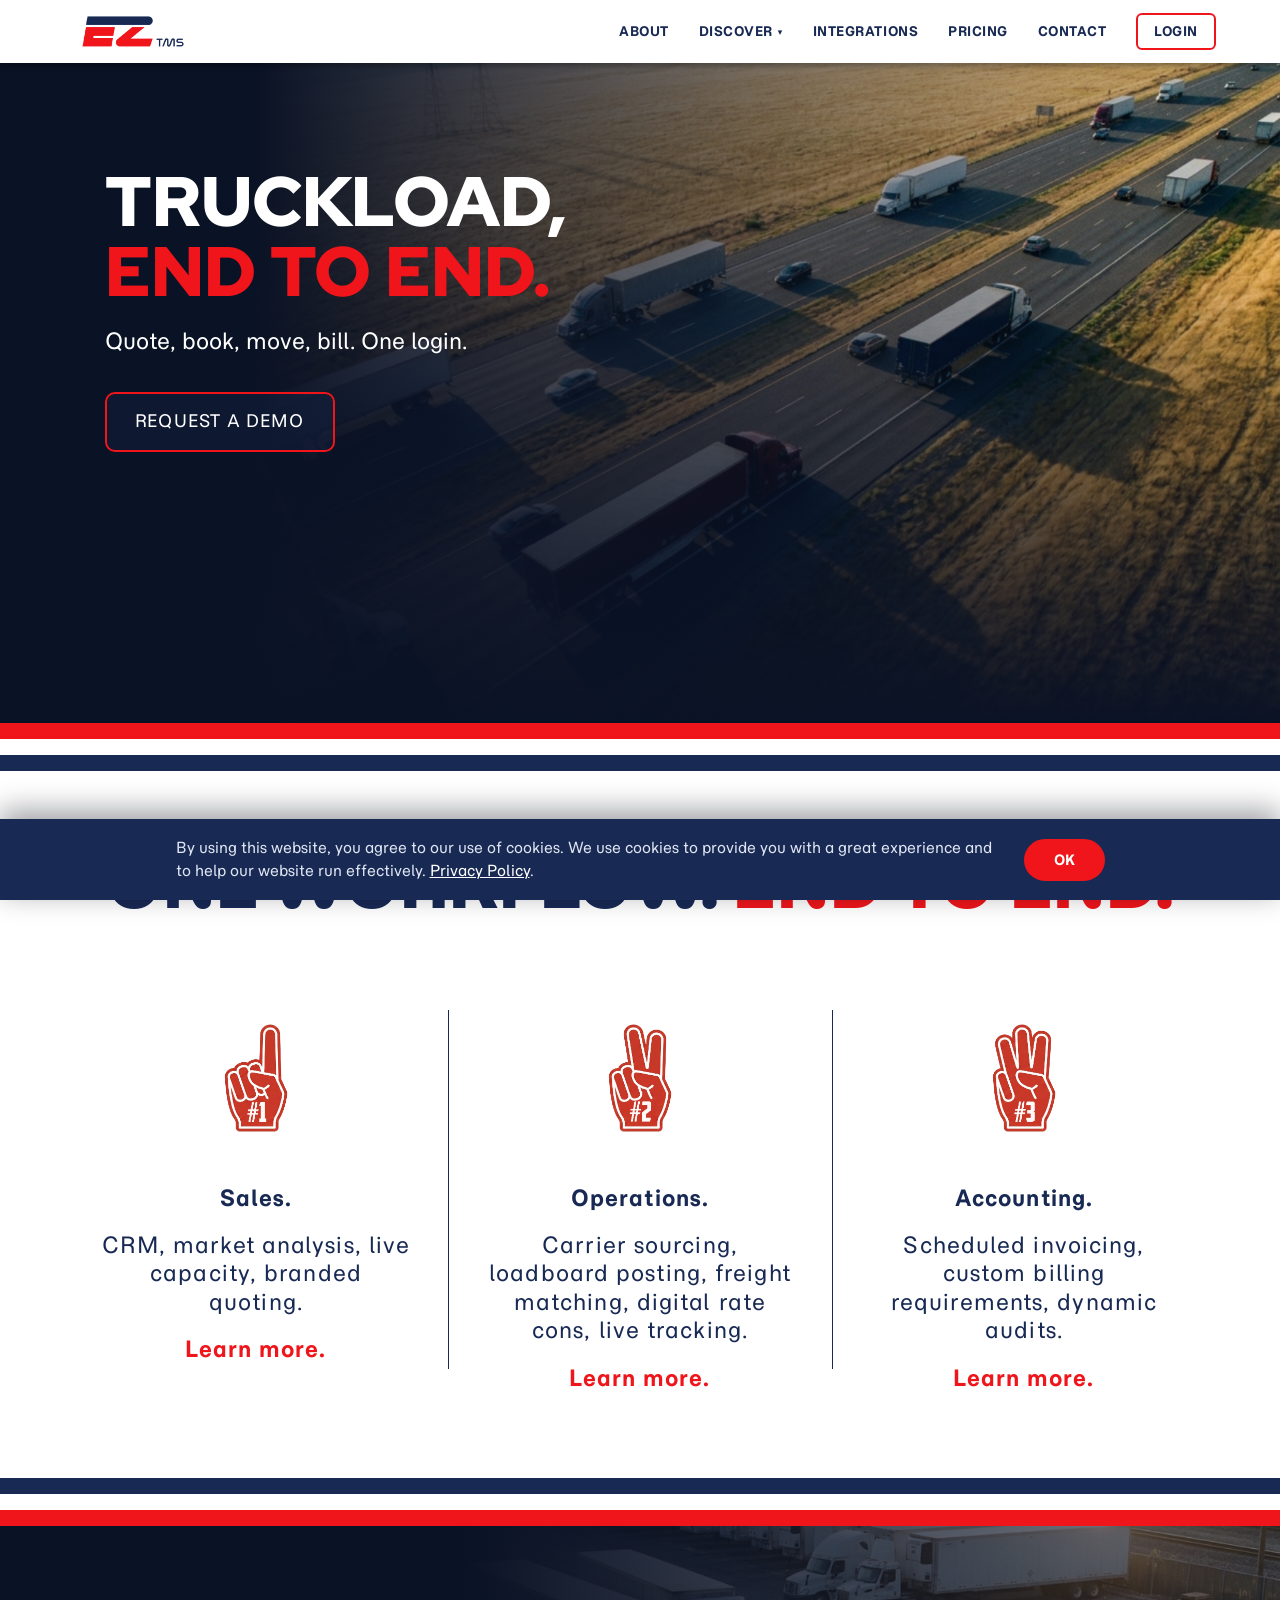
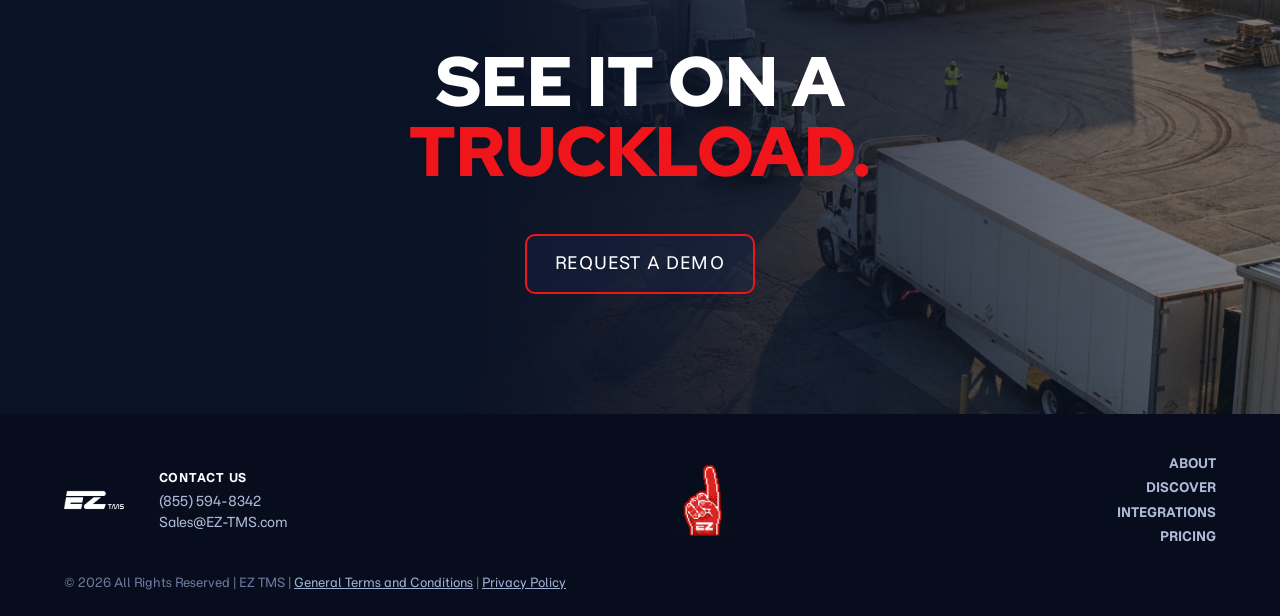
<file: truckload-shipping.html>
<!DOCTYPE html>
<html lang="en">
<head>
<meta charset="UTF-8" />
<meta name="viewport" content="width=device-width, initial-scale=1.0" />
<title>Truckload Shipping — EZ TMS</title>
<meta name="description" content="Truckload, end to end. Quote, book, move, bill. One login. EZ TMS covers the full truckload load cycle for freight brokerages." />
<link rel="stylesheet" href="style.css" />
</head>
<body class="page-light">

<!-- HEADER (light) -->
<header class="site-header light">
  <div class="wrap header-inner">
    <a href="index.html" class="logo"><img src="assets/logo.png" alt="EZ TMS" /></a>
    <nav class="nav">
      <a href="why-ez.html">About</a>
      <div class="nav-dd">
        <a href="#" class="nav-dd-trigger" aria-haspopup="true">Discover <span class="caret" aria-hidden="true">▾</span></a>
        <div class="nav-dd-menu">
          <a href="truckload-shipping.html">Truckload Shipping</a>
          <a href="ltl-portal.html">LTL Portal</a>
          <a href="edi-connectivity.html">EDI Connectivity</a>
        </div>
      </div>
      <a href="integrations.html">Integrations</a>
      <a href="pricing.html">Pricing</a>
      <a href="index.html#cta">Contact</a>
      <a href="#" class="btn-outline sm">Login</a>
    </nav>
  </div>
</header>

<!-- HERO -->
<section class="page-hero" style="background-image:url('assets/truckload-hero-bg.png')">
  <div class="wrap page-hero-inner">
    <h1 class="rhd">Truckload,<br /><span class="r">end to end.</span></h1>
    <p class="sub">Quote, book, move, bill. One login.</p>
    <a href="index.html#cta" class="btn-outline lg">Request a Demo</a>
  </div>
</section>

<div class="stripes light"><span></span><span></span><span></span></div>

<!-- ONE WORKFLOW -->
<section class="midband focus-light">
  <div class="wrap">
    <h2 class="band-title">One workflow. <span class="r">End to end.</span></h2>
    <div class="focus-row">
      <div class="focus-col">
        <img src="assets/icon1.png" alt="" />
        <h3>Sales.</h3>
        <p>CRM, market analysis, live capacity, branded quoting.</p>
        <a href="#" class="learn">Learn more.</a>
      </div>
      <div class="focus-col">
        <img src="assets/icon2.png" alt="" />
        <h3>Operations.</h3>
        <p>Carrier sourcing, loadboard posting, freight matching, digital rate cons, live tracking.</p>
        <a href="#" class="learn">Learn more.</a>
      </div>
      <div class="focus-col">
        <img src="assets/icon3.png" alt="" />
        <h3>Accounting.</h3>
        <p>Scheduled invoicing, custom billing requirements, dynamic audits.</p>
        <a href="#" class="learn">Learn more.</a>
      </div>
    </div>
  </div>
</section>

<div class="stripes light flip"><span></span><span></span><span></span></div>

<!-- CTA BAND -->
<section class="cta-band">
  <img src="assets/truckload-cta-bg.png" alt="" class="cta-band-photo" />
  <div class="cta-band-inner">
    <h2 class="rhd">See it on a<br /><span class="r">Truckload.</span></h2>
    <a href="index.html#cta" class="btn-outline lg">Request a Demo</a>
  </div>
</section>

<!-- FOOTER (light) -->
<footer class="site-footer">
  <div class="wrap footer-inner">
    <div class="foot-brand">
      <img src="assets/logo.png" alt="EZ TMS" class="foot-logo" />
      <div class="contact">
        <span class="label">CONTACT US</span>
        <a href="tel:8555948342">(855) 594-8342</a>
        <a href="mailto:Sales@EZ-TMS.com">Sales@EZ-TMS.com</a>
      </div>
    </div>
    <img src="assets/foam-8bit.png" alt="" class="foot-finger" />
    <nav class="foot-nav">
      <a href="why-ez.html">About</a>
      <a href="#">Discover</a>
      <a href="integrations.html">Integrations</a>
      <a href="pricing.html">Pricing</a>
    </nav>
  </div>
  <div class="wrap copyright">© 2026 All Rights Reserved | EZ TMS | <a href="terms.html">General Terms and Conditions</a> | <a href="privacy.html">Privacy Policy</a></div>
</footer>

<script src="assets/nav-menu.js"></script>
<script src="assets/demo-modal.js"></script>
<script src="assets/contact-modal.js"></script>
<script src="assets/cookie-consent.js"></script>
<script src="assets/game-modal.js"></script>
</body>
</html>
</file>
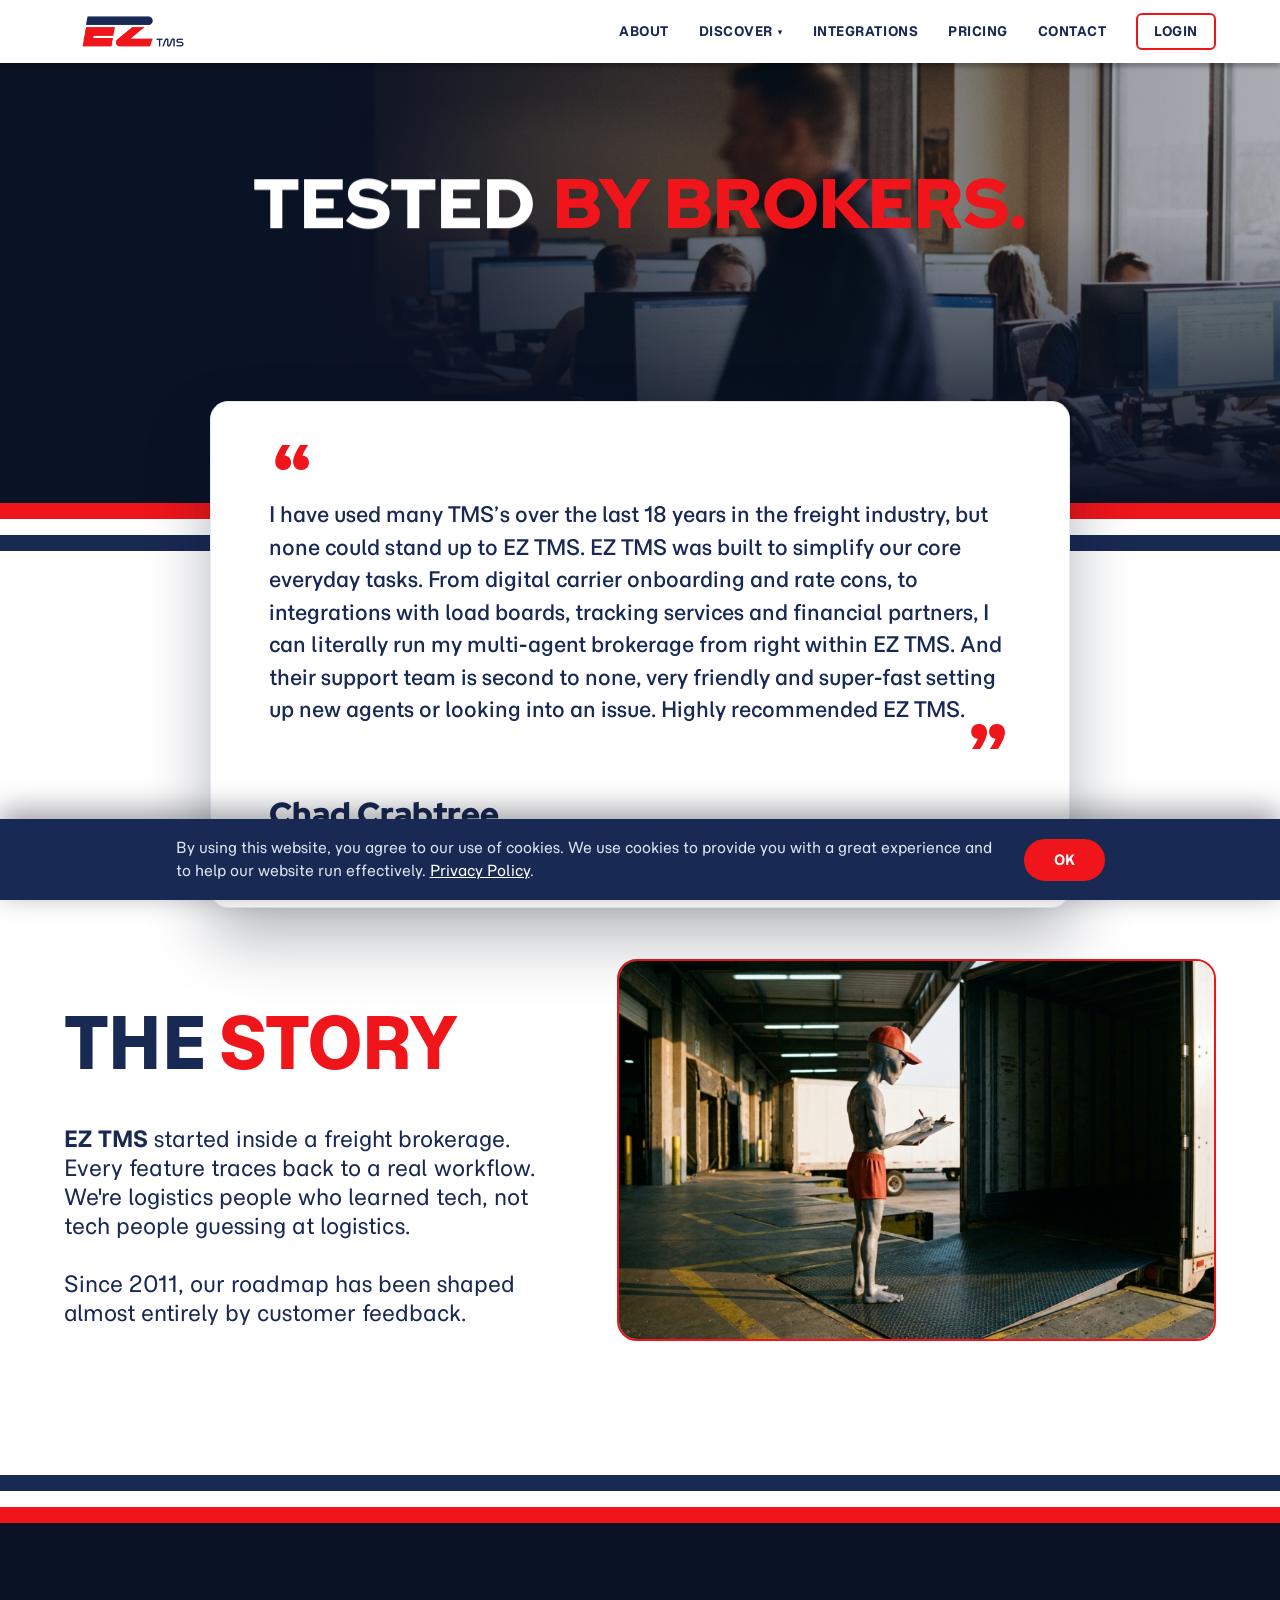
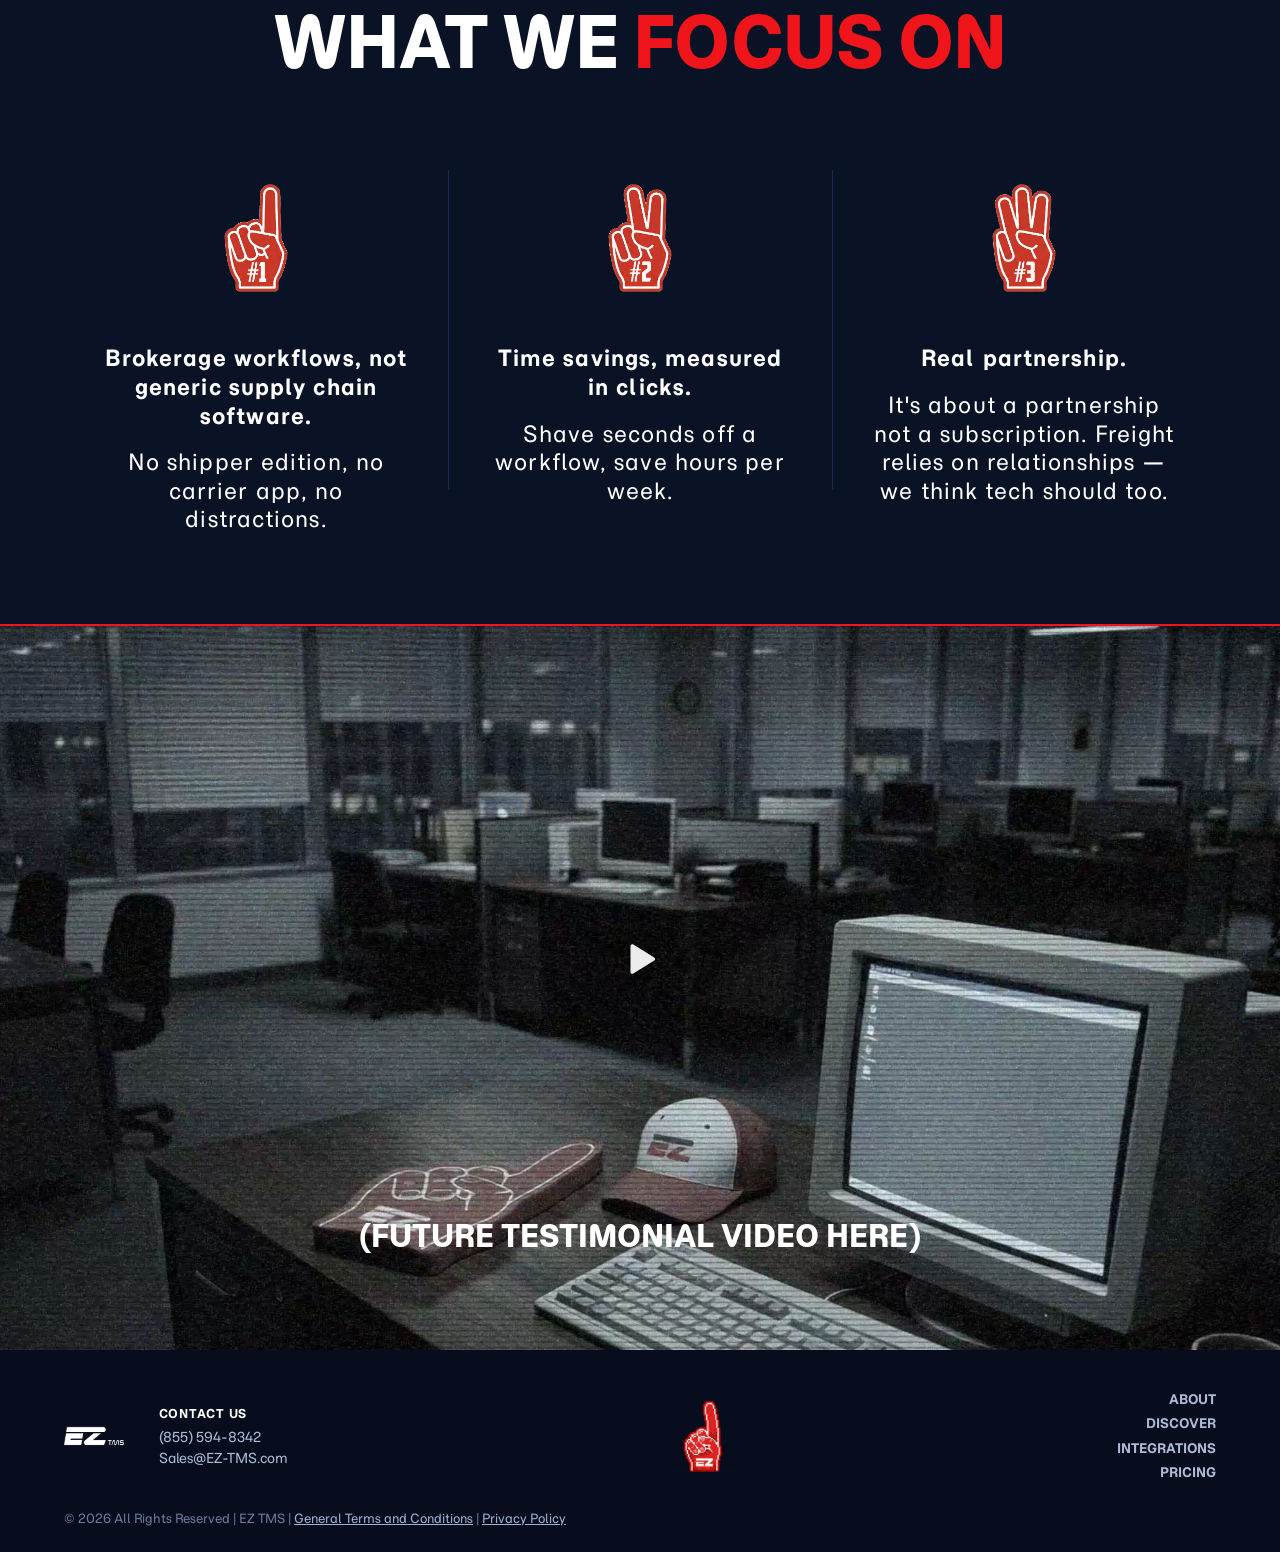
<file: why-ez.html>
<!DOCTYPE html>
<html lang="en">
<head>
<meta charset="UTF-8" />
<meta name="viewport" content="width=device-width, initial-scale=1.0" />
<title>Why EZ — EZ TMS</title>
<meta name="description" content="EZ TMS started inside a freight brokerage. Built, tested, used by brokers. Every feature traces back to a real workflow." />
<link rel="stylesheet" href="style.css" />
</head>
<body class="page-light">

<!-- HEADER (light) -->
<header class="site-header light">
  <div class="wrap header-inner">
    <a href="index.html" class="logo"><img src="assets/logo.png" alt="EZ TMS" /></a>
    <nav class="nav">
      <a href="why-ez.html">About</a>
      <div class="nav-dd">
        <a href="#" class="nav-dd-trigger" aria-haspopup="true">Discover <span class="caret" aria-hidden="true">▾</span></a>
        <div class="nav-dd-menu">
          <a href="truckload-shipping.html">Truckload Shipping</a>
          <a href="ltl-portal.html">LTL Portal</a>
          <a href="edi-connectivity.html">EDI Connectivity</a>
        </div>
      </div>
      <a href="integrations.html">Integrations</a>
      <a href="pricing.html">Pricing</a>
      <a href="index.html#cta">Contact</a>
      <a href="#" class="btn-outline sm">Login</a>
    </nav>
  </div>
</header>

<!-- HERO -->
<section class="why-hero">
  <div class="wrap why-hero-inner">
    <h1 class="why-h1">
      <span class="verb-slot"><span class="verb-track" id="whyVerbs"><span class="verb">Built</span><span class="verb">Tested</span><span class="verb">Used</span><span class="verb" aria-hidden="true">Built</span></span></span>
      <span class="by r">by brokers.</span>
    </h1>
  </div>
</section>

<div class="stripes light"><span></span><span></span><span></span></div>

<!-- THE STORY -->
<section class="why-story">
  <figure class="why-quote">
    <span class="wq-mark" aria-hidden="true">&ldquo;</span>
    <blockquote class="wq-text">I have used many TMS&rsquo;s over the last 18 years in the freight industry, but none could stand up to EZ TMS. EZ TMS was built to simplify our core everyday tasks. From digital carrier onboarding and rate cons, to integrations with load boards, tracking services and financial partners, I can literally run my multi-agent brokerage from right within EZ TMS. And their support team is second to none, very friendly and super-fast setting up new agents or looking into an issue. Highly recommended EZ TMS.</blockquote>
    <span class="wq-mark wq-close" aria-hidden="true">&rdquo;</span>
    <figcaption class="wq-cite">
      <span class="wq-name">Chad Crabtree</span>
      <span class="wq-title">President, Freightratez</span>
    </figcaption>
  </figure>
  <div class="story-grid">
    <div class="story-copy">
      <h2>The <span class="r">Story</span></h2>
      <p><strong>EZ TMS</strong> started inside a freight brokerage. Every feature traces back to a real workflow. We're logistics people who learned tech, not tech people guessing at logistics.</p>
      <p>Since 2011, our roadmap has been shaped almost entirely by customer feedback.</p>
    </div>
    <img src="assets/story-photo.png" alt="EZ TMS at work in the warehouse" class="story-photo" />
  </div>
</section>

<div class="stripes light flip"><span></span><span></span><span></span></div>

<!-- WHAT WE FOCUS ON -->
<section class="why-focus">
  <div class="wrap">
    <h2 class="focus-title"><span class="w">What we</span> <span class="r">focus on</span></h2>
    <div class="focus-row">
      <div class="focus-col">
        <img src="assets/icon1.png" alt="" />
        <h3>Brokerage workflows, not generic supply chain software.</h3>
        <p>No shipper edition, no carrier app, no distractions.</p>
      </div>
      <div class="focus-col">
        <img src="assets/icon2.png" alt="" />
        <h3>Time savings, measured in clicks.</h3>
        <p>Shave seconds off a workflow, save hours per week.</p>
      </div>
      <div class="focus-col">
        <img src="assets/icon3.png" alt="" />
        <h3>Real partnership.</h3>
        <p>It's about a partnership not a subscription. Freight relies on relationships — we think tech should too.</p>
      </div>
    </div>
  </div>
</section>

<!-- TESTIMONIAL VIDEO PLACEHOLDER -->
<section class="why-video">
  <button class="play-btn" aria-label="Play testimonial video">
    <svg viewBox="0 0 24 24" width="38" height="38" aria-hidden="true"><path d="M6 3.8v16.4c0 .9 1 1.5 1.8 1l13.2-8.2c.7-.5.7-1.6 0-2L7.8 2.8C7 2.3 6 2.9 6 3.8z" fill="#fff" opacity=".92"/></svg>
  </button>
  <p class="video-caption">(Future testimonial video here)</p>
</section>

<!-- FOOTER (light) -->
<footer class="site-footer">
  <div class="wrap footer-inner">
    <div class="foot-brand">
      <img src="assets/logo.png" alt="EZ TMS" class="foot-logo" />
      <div class="contact">
        <span class="label">CONTACT US</span>
        <a href="tel:8555948342">(855) 594-8342</a>
        <a href="mailto:Sales@EZ-TMS.com">Sales@EZ-TMS.com</a>
      </div>
    </div>
    <img src="assets/foam-8bit.png" alt="" class="foot-finger" />
    <nav class="foot-nav">
      <a href="why-ez.html">About</a>
      <a href="#">Discover</a>
      <a href="integrations.html">Integrations</a>
      <a href="pricing.html">Pricing</a>
    </nav>
  </div>
  <div class="wrap copyright">© 2026 All Rights Reserved | EZ TMS | <a href="terms.html">General Terms and Conditions</a> | <a href="privacy.html">Privacy Policy</a></div>
</footer>

<script src="assets/nav-menu.js"></script>
<script src="assets/about-rolodex.js"></script>
<script src="assets/demo-modal.js"></script>
<script src="assets/contact-modal.js"></script>
<script src="assets/cookie-consent.js"></script>
<script src="assets/game-modal.js"></script>
</body>
</html>
</file>
<file: style.css>
/* ===== EZ TMS — homepage, coded 1:1 from Figma (CDM — EZ TMS) ===== */

/* Momo Trust Display — single weight (Regular) */
@font-face{font-family:"Momo Trust Display";src:url("assets/fonts/Momo_Trust_Display/MomoTrustDisplay-Regular.ttf") format("truetype");font-weight:400;font-style:normal;font-display:swap}

/* Red Hat Display — variable font (Why EZ hero headline) */
@font-face{font-family:"Red Hat Display";src:url("assets/fonts/Red_Hat_Display/RedHatDisplay-VariableFont_wght.ttf") format("truetype");font-weight:300 900;font-style:normal;font-display:swap}

/* Momo Trust Sans — variable font (100–900) */
@font-face{font-family:"Momo Trust Sans";src:url("assets/fonts/Momo_Trust_Sans/MomoTrustSans-VariableFont_wght.ttf") format("truetype");font-weight:100 900;font-style:normal;font-display:swap}
/* static fallbacks for browsers that don't support variable fonts */
@font-face{font-family:"Momo Trust Sans";src:url("assets/fonts/Momo_Trust_Sans/static/MomoTrustSans-Regular.ttf") format("truetype");font-weight:400;font-style:normal;font-display:swap}
@font-face{font-family:"Momo Trust Sans";src:url("assets/fonts/Momo_Trust_Sans/static/MomoTrustSans-Medium.ttf") format("truetype");font-weight:500;font-style:normal;font-display:swap}
@font-face{font-family:"Momo Trust Sans";src:url("assets/fonts/Momo_Trust_Sans/static/MomoTrustSans-SemiBold.ttf") format("truetype");font-weight:600;font-style:normal;font-display:swap}
@font-face{font-family:"Momo Trust Sans";src:url("assets/fonts/Momo_Trust_Sans/static/MomoTrustSans-Bold.ttf") format("truetype");font-weight:700;font-style:normal;font-display:swap}
@font-face{font-family:"Momo Trust Sans";src:url("assets/fonts/Momo_Trust_Sans/static/MomoTrustSans-ExtraBold.ttf") format("truetype");font-weight:800;font-style:normal;font-display:swap}

:root{
  --navy:#0a1225;
  --navy2:#182954;
  --navy3:#223669;
  --red:#ef151a;
  --white:#fff;
  --maxw:1600px;
  --pad:64px;
  --display:"Momo Trust Display", "Red Hat Display", system-ui, sans-serif;
  --body:"Momo Trust Sans", "Red Hat Text", system-ui, sans-serif;
}
*{box-sizing:border-box;margin:0;padding:0}
html{scroll-behavior:smooth}
body{font-family:var(--body);color:var(--white);background:var(--navy);line-height:1.5;-webkit-font-smoothing:antialiased}
img{max-width:100%;display:block}
a{color:inherit;text-decoration:none}
.wrap{max-width:var(--maxw);margin:0 auto;padding:0 var(--pad);width:100%}
.r{color:var(--red)}
h1,h2,h3{font-family:var(--display);font-weight:400;text-transform:uppercase;line-height:1.0;letter-spacing:-.01em}

/* buttons (outline = Figma's red-bordered button) */
.btn-outline{display:inline-block;border:2px solid var(--red);border-radius:6px;color:#fff;
  font-family:var(--body);font-weight:700;text-transform:uppercase;font-size:15px;letter-spacing:.04em;
  padding:13px 26px;transition:background .15s ease,color .15s ease}
.btn-outline:hover{background:var(--red);color:#fff}
.btn-outline.sm{padding:7px 16px;font-size:13px}

/* stripes divider: red / navy / red */
.stripes{display:flex;flex-direction:column;width:100%}
.stripes span{height:16px}
.stripes span:nth-child(1){background:var(--red)}
.stripes span:nth-child(2){background:#fff}
.stripes span:nth-child(3){background:var(--navy2)}

/* ===== header ===== */
.site-header{position:sticky;top:0;z-index:50;background:rgba(10,18,37,.95);backdrop-filter:blur(8px)}
.header-inner{display:flex;align-items:center;justify-content:space-between;height:63px}
.logo img{width:138px;height:63px;object-fit:cover;display:block}
.nav{display:flex;align-items:center;gap:30px}
.nav a{font-family:var(--body);font-weight:700;text-transform:uppercase;font-size:13px;letter-spacing:.04em;color:#e7ecf7}
.nav a:hover{color:var(--red)}
/* Discover dropdown */
.nav-dd{position:relative;display:flex;align-items:center}
.nav-dd-trigger{display:inline-flex;align-items:center;gap:5px;cursor:pointer}
.nav-dd .caret{font-size:9px;line-height:1;transition:transform .2s ease}
.nav-dd:hover .caret,.nav-dd:focus-within .caret{transform:rotate(180deg)}
.nav-dd-menu{position:absolute;top:100%;left:50%;margin-top:14px;min-width:212px;padding:10px 0;
  background:#0a1225;border:1px solid rgba(255,255,255,.14);border-radius:10px;
  box-shadow:0 16px 36px rgba(0,0,0,.4);display:flex;flex-direction:column;
  opacity:0;visibility:hidden;pointer-events:none;transform:translateX(-50%) translateY(6px);
  transition:opacity .16s ease,transform .16s ease,visibility .16s;z-index:60}
.nav-dd-menu::before{content:"";position:absolute;top:-14px;left:0;right:0;height:14px}
.nav-dd:hover .nav-dd-menu,.nav-dd:focus-within .nav-dd-menu{
  opacity:1;visibility:visible;pointer-events:auto;transform:translateX(-50%) translateY(0)}
.nav-dd-menu a{display:block;white-space:nowrap;padding:10px 24px;font-size:13px;color:#e7ecf7}
.nav-dd-menu a:hover{color:var(--red);background:rgba(255,255,255,.05)}
/* keep menu items light even inside the white (light) header */
.site-header.light .nav .nav-dd-menu a{color:#e7ecf7}
.site-header.light .nav .nav-dd-menu a:hover{color:var(--red)}
/* mobile hamburger toggle (revealed by the ≤760 media query) */
.nav-toggle{display:none;flex-direction:column;justify-content:center;align-items:center;gap:5px;
  width:44px;height:44px;margin-left:auto;padding:0;background:none;border:none;cursor:pointer}
.nav-toggle span{display:block;width:26px;height:3px;border-radius:2px;background:#fff;
  transition:transform .25s ease,opacity .2s ease}
.site-header.light .nav-toggle span{background:var(--navy2)}
.site-header.nav-open .nav-toggle span:nth-child(1){transform:translateY(8px) rotate(45deg)}
.site-header.nav-open .nav-toggle span:nth-child(2){opacity:0}
.site-header.nav-open .nav-toggle span:nth-child(3){transform:translateY(-8px) rotate(-45deg)}

/* ===== hero ===== */
.hero{position:relative;min-height:584px;display:flex;align-items:center;overflow:hidden;
  background:#05060c url('assets/hero-bg.png') center right/cover no-repeat}
.hero::before{content:"";position:absolute;inset:0;background:linear-gradient(90deg,rgba(5,7,14,.92) 0,rgba(5,7,14,.55) 45%,rgba(5,7,14,.25) 100%)}
.hero-inner{position:relative;z-index:2;padding-top:40px;padding-bottom:40px}
.hero h1{font-size:70px;letter-spacing:-.02em}
.hero p{font-size:19px;max-width:34ch;margin:22px 0 30px;color:#e7ecf7}

/* ===== problem ===== */
.problem{position:relative;overflow:hidden;background:var(--white);color:var(--navy);text-align:center;padding:70px 0 84px}
.problem > .wrap,.problem > .prob-shots{position:relative;z-index:1}
.problem h2{font-size:48px;color:var(--navy)}
.problem .lead{font-size:20px;max-width:74ch;margin:22px auto 0;color:#2c3858;font-family:var(--body);letter-spacing:.02em}
.problem .lead strong{color:var(--navy)}
/* overlapping app-screenshot cluster (shares .shot-cluster/.cluster with LTL) */
.prob-shots{position:relative;margin:48px 0 56px}
/* faded texture band behind the title + screenshots (fades out before the columns) */
.prob-backdrop{position:absolute;top:0;left:50%;transform:translateX(-50%);
  width:100%;max-width:1599px;height:660px;object-fit:cover;opacity:.1;z-index:0;pointer-events:none;
  -webkit-mask-image:radial-gradient(ellipse 64% 58% at 50% 48%, #000 40%, transparent 100%);
          mask-image:radial-gradient(ellipse 64% 58% at 50% 48%, #000 40%, transparent 100%)}
/* four value columns with vertical dividers + foam-finger icons */
.icon-row{display:grid;grid-template-columns:repeat(4,1fr);position:relative}
.icon-col{text-align:center;padding:0 30px;position:relative}
.icon-col + .icon-col::before{content:"";position:absolute;left:0;top:8px;height:248px;width:1px;background:rgba(24,41,84,.45)}
.icon-col img{width:128px;height:128px;object-fit:contain;margin:0 auto 22px}
.icon-col h3{font-size:22px;color:var(--navy);margin-bottom:10px;letter-spacing:.02em}
.icon-col p{font-size:18px;line-height:1.4;color:#41506f;font-family:var(--body)}

/* ===== features + integrations (dark) ===== */
.features{padding:72px 0 84px;
  background:
    radial-gradient(120% 55% at 50% -2%, rgba(40,62,116,.45) 0%, rgba(10,18,37,0) 52%),
    linear-gradient(180deg, rgba(10,18,37,.8) 0%, rgba(10,18,37,.92) 55%, #0a1225 100%),
    #06080f url('assets/space-bg.png') center/cover no-repeat}
.section-title{font-size:42px;text-align:center;margin-bottom:54px}
/* uniform stack; JS brings the row nearest viewport-center into focus as you scroll */
.feat-stack{max-width:1180px;width:100%;margin:0 auto;display:flex;flex-direction:column;gap:30px;position:relative}
.feat-row{display:flex;justify-content:center;gap:clamp(12px,2.3vw,30px);width:100%;
  transition:opacity .5s ease,transform .5s ease}
.feat-stack.focus-ready .feat-row{opacity:.3;transform:scale(.9)}
.feat-stack.focus-ready .feat-row.in-focus{opacity:1;transform:scale(1)}
/* gray sparkle divider centered in the aisle between each set of four cards;
   absolutely positioned (JS sets top) so it adds no vertical space */
.feat-star{position:absolute;left:50%;top:0;transform:translate(-50%,-50%);
  display:flex;align-items:center;justify-content:center;color:#8b94ad;pointer-events:none;z-index:3}
.feat-star svg{width:34px;height:34px;filter:drop-shadow(0 0 12px rgba(160,172,205,.22))}

.feature-card{flex:1 1 0;min-width:0;container-type:inline-size;display:flex;align-items:stretch;gap:clamp(8px,1.1vw,16px);outline:none}
.feature-card .ic{flex:0 0 32.6cqw;height:32.6cqw;border-radius:3cqw;
  background:linear-gradient(155deg,#1b2c5e,#101f44);display:flex;align-items:center;justify-content:center;
  border:1px solid rgba(255,255,255,.1);box-shadow:0 0.6cqw 1.9cqw 0.7cqw rgba(0,0,0,.33);
  position:relative;z-index:2}
.feature-card .ic img{width:auto;height:16cqw;max-width:18cqw;object-fit:contain}
/* slanted red-outline panel (per-card SVG via --slant) */
.feature-card .body{flex:1;min-width:0;height:32.6cqw;display:flex;flex-direction:column;justify-content:center;
  padding:0 9cqw 0 6cqw;position:relative}
/* inline SVG outline — non-scaling-stroke keeps every edge the same weight */
.feature-card .slant-svg{position:absolute;inset:0;width:100%;height:100%;pointer-events:none}
.feature-card .body h3,.feature-card .body .desc{position:relative;z-index:1}
.feature-card h3{font-size:4.4cqw;line-height:1.08;color:#fff}
.feature-card .desc{font-family:var(--body);font-weight:400;text-transform:none;
  font-size:3.05cqw;line-height:1.32;color:#b9c3dd;margin-top:2cqw}
/* mirror the right-hand column: icon on the right, text still left-aligned */
.feature-card.mir{flex-direction:row-reverse}
.feature-card.mir .body{padding:0 6cqw 0 9cqw}
@media (prefers-reduced-motion:reduce){.feat-row{transition:none}.feat-stack.focus-ready .feat-row{opacity:1;transform:none}}
.integrations{text-align:center;padding-top:34px}
.int-title{font-family:var(--display);font-weight:400;text-transform:uppercase;font-size:50px;margin-bottom:16px}
.int-sub{font-size:18px;color:#cdd6ea;max-width:60ch;margin:0 auto 30px}
.int-sub strong{color:#fff}
.logo-strip{background:#fff;border:3px solid var(--red);border-radius:18px;
  padding:18px 0;margin:0 auto 30px;max-width:1180px;overflow:hidden}
.marquee{overflow:hidden;width:100%;
  -webkit-mask-image:linear-gradient(90deg,transparent,#000 5%,#000 95%,transparent);
          mask-image:linear-gradient(90deg,transparent,#000 5%,#000 95%,transparent)}
/* two identical ticker images side by side; -50% scrolls exactly one copy → seamless.
   the right margin (on both copies) separates the strip's last logo from its first at the seam */
.marquee-track{display:flex;align-items:center;width:max-content;animation:marquee 45s linear infinite}
.marquee:hover .marquee-track{animation-play-state:paused}
.marquee-track img{height:58px;width:auto;max-width:none;display:block;flex:0 0 auto;margin-right:20px}
/* max-width:none is load-bearing: the global img{max-width:100%} makes mobile Safari
   squish the whole ticker strip into the visible box */
@keyframes marquee{from{transform:translateX(0)}to{transform:translateX(-50%)}}
@media (prefers-reduced-motion:reduce){.marquee-track{animation:none}}

/* ===== testimonial ===== */
.testimonial{position:relative;overflow:visible;background:var(--white);color:var(--navy);padding:92px 0 104px}
.testimonial-wrap{display:flex;align-items:center;gap:0;padding-left:30%}
/* foam finger — large, bleeds off the left and pokes up into the section above */
.test-finger{position:absolute;left:-9%;top:0;width:39%;max-width:624px;height:auto;
  transform:translateY(-24%);z-index:5;pointer-events:none;
  filter:drop-shadow(0 14px 22px rgba(0,0,0,.2))}
/* slider — takes remaining space */
.test-slider{flex:1;min-width:0;overflow:hidden}
.test-slide{display:none;animation:fadeIn .4s ease}
.test-slide.active{display:block}
@keyframes fadeIn{from{opacity:0;transform:translateX(12px)}to{opacity:1;transform:none}}
/* quote block: relative container for q-marks */
.test-quote{position:relative;padding:50px 80px 50px 60px}
.q-mark{font-family:var(--display);font-weight:400;font-size:180px;line-height:.8;
  color:var(--red);position:absolute;user-select:none}
.q-open{top:0;left:0}
.q-close{bottom:0;right:0;line-height:1}
.test-quote blockquote{font-family:var(--body);font-size:22px;line-height:1.6;
  color:var(--navy);font-weight:400;position:relative;z-index:1}
.testimonial .cite{font-family:var(--display);font-weight:400;font-size:36px;
  text-transform:uppercase;color:var(--navy);padding:0 0 0 60px;margin-top:12px}
.testimonial hr{border:none;border-top:2px solid var(--red);margin:16px 60px 0}
/* next arrow — right anchor */
.test-arrow{flex:0 0 auto;width:52px;height:52px;background:none;border:none;
  font-size:52px;color:var(--navy2);cursor:pointer;display:flex;align-items:center;
  justify-content:center;line-height:1;transition:color .15s;align-self:center;padding:0}
.test-arrow:hover{color:var(--red)}

/* ===== closing CTA ===== */
.cta{position:relative;overflow:hidden;background:var(--navy2);min-height:600px;display:flex;align-items:center}
.cta-bg{position:absolute;inset:0;width:100%;height:100%;object-fit:cover;object-position:left 28%;z-index:0}
.cta-overlay{position:absolute;inset:0;z-index:1;
  background:linear-gradient(90deg,rgba(24,41,84,0) 30%,rgba(24,41,84,.78) 52%,var(--navy2) 70%)}
.cta-copy{position:relative;z-index:2;width:100%;padding:64px 64px 64px 50%}
.cta-copy .eyebrow{font-size:22px;color:#e7ecf7;margin-bottom:10px}
.cta-copy h2{font-size:52px}
.cta-copy .btn-outline{margin-top:28px}

/* ===== footer ===== */
.site-footer{background:#070d1c;padding:40px 0 24px}
.footer-inner{display:flex;align-items:center;justify-content:space-between;gap:30px;flex-wrap:wrap}
.foot-brand{display:flex;align-items:center;gap:24px}
.foot-logo{height:46px;width:auto;margin-left:-11px}/* logo PNG has ~11px transparent bleed at this height — pull it back to align with the text */
/* dark footer: render the logo all white (its navy wordmark is invisible on the dark bg) */
.site-footer:not(.light) .foot-logo{filter:brightness(0) invert(1)}
.contact{display:flex;flex-direction:column;gap:1px;font-size:13.5px;color:#aebbd8}
.contact .label{font-family:var(--body);font-weight:700;font-size:12px;letter-spacing:.06em;color:#fff;margin-bottom:3px}
.foot-finger{height:72px;width:auto}
.foot-nav{display:flex;flex-direction:column;gap:5px;font-family:var(--body);font-weight:700;
  text-transform:uppercase;font-size:13px;color:#aebbd8;text-align:right}
.copyright{margin-top:26px;font-size:12.5px;color:#6c7aa0}
.copyright a{color:#9fb0d6;text-decoration:underline}

/* ===== why-ez page ===== */
body.page-light{background:#fff}
/* light header/footer variants (Why EZ + subpages) */
.site-header.light{background:rgba(255,255,255,.96);box-shadow:0 4px 4px rgba(0,0,0,.25)}
.site-header.light .nav a{color:var(--navy2)}
.site-header.light .nav a:hover{color:var(--red)}
.site-header.light .nav .btn-outline{color:var(--navy2)}
.site-header.light .nav .btn-outline:hover{color:#fff}

/* stripes light variant: red / white / navy (flip mirrors it) */
.stripes.light span:nth-child(1){background:var(--red)}
.stripes.light span:nth-child(2){background:#fff}
.stripes.light span:nth-child(3){background:var(--navy2)}
.stripes.light.flip span:nth-child(1){background:var(--navy2)}
.stripes.light.flip span:nth-child(3){background:var(--red)}

/* hero: photo bg, navy gradient, Red Hat Display headline, overlapping dashboard */
.why-hero{position:relative;min-height:440px;background:#05060c url('assets/why-hero-bg.png') center/cover no-repeat;padding:104px 0 80px}
.why-hero::before{content:"";position:absolute;inset:0;
  background:linear-gradient(90deg,#0a1225 24%,rgba(10,18,37,.5) 62%,rgba(10,18,37,.35) 100%),
             linear-gradient(0deg,#0a1225 0,rgba(10,18,37,0) 65%)}
.why-hero-inner{position:relative;z-index:2}
.why-h1{display:flex;flex-direction:row;align-items:flex-end;justify-content:center;gap:.26em;
  font-family:"Red Hat Display",var(--display);font-weight:900;font-size:70px;line-height:1.04;letter-spacing:0}
/* single rolodex slot inline before "by brokers."; auto width = widest verb so the
   rest of the line never shifts as the verb rotates */
.why-h1 .verb-slot{display:inline-block;height:1.04em;overflow:hidden}
.why-h1 .verb-track{display:flex;flex-direction:column;will-change:transform}
.why-h1 .verb{height:1.04em;line-height:1.04;white-space:nowrap;text-align:right;color:#fff}
.why-h1 .by{line-height:1.04}
@media (prefers-reduced-motion:reduce){.why-h1 .verb-track{transform:none!important}}
/* testimonial card overlapping the hero/story seam (replaces the dashboard shot) */
.why-quote{position:relative;z-index:5;max-width:860px;margin:-150px auto 100px;
  background:#fff;border:1px solid #e4e8f1;border-radius:18px;
  box-shadow:0 30px 64px rgba(10,18,37,.3);padding:46px 58px 44px}
.wq-mark{display:block;font-family:var(--display);font-size:84px;line-height:.7;color:var(--red);height:50px;user-select:none}
.wq-text{font-family:var(--body);font-weight:500;font-size:21px;line-height:1.55;color:var(--navy2);margin:0}
.wq-close{text-align:right;margin-top:2px}
.wq-cite{display:block;margin-top:18px}
.wq-name{display:block;font-family:"Red Hat Display",var(--display);font-weight:900;font-size:32px;color:var(--navy2);line-height:1.1}
.wq-title{display:block;font-size:18px;color:#5d6a86;margin-top:5px}

/* the story */
.why-story{background:#fff;color:var(--navy2);padding:0 0 120px}
.story-grid{max-width:1324px;margin:0 auto;padding:0 var(--pad);
  display:grid;grid-template-columns:minmax(0,479px) minmax(0,599px);justify-content:space-between;gap:60px}
.story-copy h2{font-size:70px;color:var(--navy2);margin-bottom:46px}
.story-copy p{font-size:22px;line-height:1.32;margin-bottom:1.3em}
.story-copy p strong{font-weight:700}
.story-photo{width:100%;max-width:599px;height:382px;margin-top:-49px;border:2px solid var(--red);border-radius:20px;object-fit:cover}

/* what we focus on */
.why-focus{background:var(--navy);padding:84px 0 90px}
.focus-title{font-size:70px;text-align:center;color:#fff;margin-bottom:93px}
.focus-row{display:grid;grid-template-columns:repeat(3,1fr);max-width:1240px;margin:0 auto}
.focus-col{text-align:center;padding:0 36px;position:relative}
.focus-col + .focus-col::before{content:"";position:absolute;left:0;top:0;height:319px;width:1px;background:var(--navy2)}
.focus-col img{width:136px;height:136px;object-fit:contain;margin:0 auto 38px}
.focus-col h3{font-family:var(--body);font-weight:700;text-transform:none;font-size:22px;line-height:1.3;
  letter-spacing:.05em;color:#fff;margin-bottom:18px}
.focus-col p{font-size:22px;line-height:1.3;letter-spacing:.05em;color:#fff}

/* testimonial video placeholder */
.why-video{position:relative;height:726px;border-top:2px solid var(--red);
  background:#0a1225 url('assets/video-placeholder.png') center/cover no-repeat}
.play-btn{position:absolute;left:50%;top:46%;transform:translate(-50%,-50%);
  background:none;border:none;cursor:pointer;padding:14px}
.play-btn:hover svg{transform:scale(1.12)}
.play-btn svg{display:block;transition:transform .15s ease;filter:drop-shadow(0 2px 8px rgba(0,0,0,.5))}
.video-caption{position:absolute;left:0;right:0;bottom:92px;text-align:center;
  font-family:var(--display);font-size:30px;text-transform:uppercase;color:#fff}

/* ===== interior pages (truckload / ltl / edi / integrations / pricing) ===== */
.btn-outline.lg{border-width:2.5px;border-radius:10px;background:rgba(24,41,84,.25);
  font-weight:400;font-size:17px;letter-spacing:.07em;padding:15px 28px}
.rhd{font-family:"Red Hat Display",var(--display);font-weight:900;font-size:70px;
  line-height:1;letter-spacing:0;text-transform:uppercase;color:#fff}

/* dark photo hero with left-aligned headline */
.page-hero{position:relative;height:660px;background-color:#05060c;background-size:cover;background-position:center}
.page-hero::before{content:"";position:absolute;inset:0;
  background:linear-gradient(90deg,#0a1225 20%,rgba(10,18,37,0) 100%),
             linear-gradient(0deg,#0a1225 0,rgba(10,18,37,0) 69%)}
.page-hero-inner{position:relative;z-index:2;padding-top:103px;padding-left:105px}
.page-hero .sub{font-size:22px;color:#fff;margin:18px 0 35px}

/* white mid band: display title + 3-col icon row (light variant of .focus-row) */
.midband{background:#fff;color:var(--navy2);padding:76px 0 84px}
.band-title{font-size:70px;text-align:center;color:var(--navy2);margin-bottom:93px}
.focus-light .focus-col h3,.focus-light .focus-col p{color:var(--navy2)}
.focus-light .focus-col + .focus-col::before{height:359px}
.focus-col .learn{display:inline-block;font-weight:700;font-size:22px;letter-spacing:.05em;
  color:var(--red);margin-top:16px}
.focus-col .learn:hover{text-decoration:underline}

/* dark CTA band with side photo */
.cta-band{position:relative;height:488px;background:#0a1225;overflow:hidden;
  display:flex;align-items:center;justify-content:center;text-align:center}
.cta-band-photo{position:absolute;right:0;top:0;width:1061px;height:100%;object-fit:cover}
.cta-band::after{content:"";position:absolute;inset:0;
  background:linear-gradient(90deg,#0a1225 36%,rgba(10,18,37,.5) 100%)}
.cta-band-inner{position:relative;z-index:2}
.cta-band-inner .btn-outline{margin-top:48px}

/* ltl: dark band with overlapping app screenshots */
.page-hero.strong-left::before{background:linear-gradient(90deg,#0a1225 44%,rgba(10,18,37,0) 100%),
  linear-gradient(0deg,#0a1225 5%,rgba(10,18,37,0) 69%)}
.ltl-band{background:var(--navy);padding:130px 0 56px}
.lead-light{font-size:22px;letter-spacing:.07em;text-align:center;color:#fff;max-width:786px;margin:0 auto 70px}
.shot-cluster{display:flex;align-items:center;justify-content:center;gap:clamp(14px,2.6vw,48px)}
/* layered fan: current screenshot centered + on top, prev/next peeking behind */
.fan{position:relative;width:1000px;max-width:100%;aspect-ratio:1180/378;margin:0;flex:0 1 auto}
.fan img{position:absolute;top:50%;left:50%;width:60%;height:auto;border-radius:12px;object-fit:cover;
  opacity:0;z-index:1;pointer-events:none;transform:translate(-50%,-50%) scale(.76);
  transition:transform .55s cubic-bezier(.4,0,.2,1),opacity .55s ease,filter .55s ease}
.fan img.is-c{opacity:1;z-index:3;transform:translate(-50%,-50%) scale(1);box-shadow:0 16px 40px rgba(20,40,90,.3)}
.fan img.is-l{opacity:1;z-index:2;transform:translate(-86%,-50%) scale(.85);filter:brightness(.8)}
.fan img.is-r{opacity:1;z-index:2;transform:translate(-14%,-50%) scale(.85);filter:brightness(.8)}
.cluster-arrow{flex:0 0 auto;background:none;border:none;color:var(--red);
  font-size:clamp(34px,3.4vw,50px);line-height:1;cursor:pointer;font-family:var(--display);padding:0;
  transition:color .15s ease,transform .15s ease}
.cluster-arrow:hover{color:#ff3d41;transform:scale(1.15)}
.dots{display:flex;justify-content:center;gap:9px;margin-top:30px}
.dots span{width:9px;height:9px;border-radius:50%;background:rgba(20,40,90,.22);cursor:pointer;transition:background .2s}
.dots span:hover{background:rgba(20,40,90,.45)}
.dots span.on{background:var(--red)}

/* big quote with foam finger */
.big-quote{position:relative;background:#fff;color:var(--navy2);min-height:621px;
  overflow:clip;overflow-clip-margin:260px;padding:105px 0 80px}
.bq-finger{position:absolute;left:-168px;top:-98px;width:732px;height:732px;object-fit:contain;
  transform:rotate(5.72deg);filter:drop-shadow(0 4px 4px rgba(0,0,0,.25))}
.bq-content{position:relative;max-width:910px;margin:0 0 0 500px;padding-right:64px}
.bq-mark{font-family:var(--display);font-size:300px;letter-spacing:.07em;color:var(--red);line-height:.74;user-select:none}
.bq-open{position:absolute;left:0;top:-10px}
.bq-text{position:relative;font-family:"Red Hat Display",var(--display);font-weight:900;font-size:55px;
  line-height:1;text-transform:uppercase;color:var(--navy2);max-width:760px;margin:50px 0 0 96px}
.bq-close{position:absolute;font-size:300px;line-height:.5;margin-left:14px;vertical-align:text-bottom;
  display:inline-block;height:40px;transform:translateY(34px)}
.bq-rule{border:none;border-top:2px solid var(--red);width:86px;margin:60px 0 6px 96px}
.bq-cite{font-size:22px;letter-spacing:.07em;margin-left:96px;color:var(--navy2)}
.cta-band.red-top{border-top:2px solid var(--red)}

/* edi connectivity */
.btn-solid{display:inline-block;background:var(--red);border:2.5px solid var(--red);border-radius:10px;
  color:#fff;font-family:var(--body);font-weight:400;text-transform:uppercase;font-size:17px;
  letter-spacing:.07em;padding:15px 28px;transition:filter .15s ease}
.btn-solid:hover{filter:brightness(1.12)}
.edi-hero{background:var(--navy);display:flex;flex-direction:column;align-items:center;gap:28px;
  padding:64px 0 10px;min-height:859px;text-align:center}
.lg-title{font-size:78px;line-height:84px}
.edi-sub{font-size:22px;color:#fff;max-width:720px}
.edi-photo{width:1120px;max-width:92%;height:366px;object-fit:cover;border:2px solid var(--red);border-radius:10px}
.edi-lockup{display:flex;align-items:center;gap:26px}
.edi-lockup .lk-ez{height:46px;width:auto}
.edi-lockup .lk-plus{font-size:40px;line-height:1}
.edi-lockup .lk-bf{height:62px;width:auto}
.edi-matters{background:var(--navy);display:flex;align-items:center;justify-content:center;gap:80px;
  min-height:360px;padding:20px 64px 40px}
.em-copy h2{font-family:"Red Hat Display",var(--display);font-weight:900;font-size:58px;line-height:62px;color:#fff}
.em-copy p{font-size:22px;color:#fff;max-width:520px;margin-top:20px}
.stat-box{width:520px;height:300px;border:2px solid var(--red);border-radius:16px;overflow:hidden;
  box-shadow:0 4px 30px rgba(0,0,0,.25);flex:0 0 auto}
.stat-box img{width:100%;height:100%;object-fit:cover}
/* skewed "what you get" cards (svg outlines + overlaid text) */
.edi-cards{display:flex;justify-content:center;gap:62px;width:1306px;max-width:100%;margin:0 auto}
/* default: plain rounded box (like the middle one) */
.edi-card{position:relative;flex:1 1 0;max-width:396px;min-height:330px;display:flex;flex-direction:column;
  text-align:left;padding:50px 40px;outline:none;background-color:#fff;
  border:1.5px solid #d6dbe8;border-radius:24px;
  --ease:cubic-bezier(.34,.02,.2,1);
  transition:border-color .4s var(--ease),border-radius .45s var(--ease),
    background-color .4s ease,transform .45s var(--ease)}
.edi-card > *{position:relative;z-index:1}
/* slanted red shape, pre-loaded and faded in on hover for a smooth cross-fade */
.edi-card::before{content:"";position:absolute;inset:0;z-index:0;opacity:0;pointer-events:none;
  background-size:100% 100%;background-repeat:no-repeat;transition:opacity .4s var(--ease)}
.edi-card.slant-l::before{background-image:url('assets/edi-slant-left.svg')}
.edi-card.slant-r::before{background-image:url('assets/edi-slant-right.svg')}
.edi-card h3{font-size:32px;color:var(--navy2);line-height:1.05}
.edi-card p{font-size:22px;color:var(--navy2);max-width:339px;margin-top:auto;padding-top:40px}
/* hover/focus: lift + turn red (middle stays a rounded box) */
.edi-card:hover,.edi-card:focus-visible{transform:translateY(-7px);
  border-color:var(--red);background-color:rgba(239,21,26,.06)}
/* slant cards: dissolve into their red slanted shape */
.edi-card.slant-l:hover,.edi-card.slant-l:focus-visible,
.edi-card.slant-r:hover,.edi-card.slant-r:focus-visible{
  border-color:transparent;border-radius:0;background-color:transparent}
.edi-card.slant-l:hover::before,.edi-card.slant-l:focus-visible::before,
.edi-card.slant-r:hover::before,.edi-card.slant-r:focus-visible::before{opacity:1}
@media (prefers-reduced-motion:reduce){.edi-card,.edi-card::before{transition:none}}
.cta-buttons{display:flex;gap:30px;justify-content:center;align-items:center;margin-top:48px}
.cta-buttons .btn-outline{margin-top:0}

/* integrations page */
.page-hero.short{height:601px}
.int-sheet{position:relative;background:#fff;border-top:4px solid var(--red)}
.int-inner{padding:88px 120px 110px}
.cat-head{font-family:"Red Hat Display",var(--display);font-weight:900;font-size:40px;
  text-transform:uppercase;color:var(--navy2);margin-bottom:38px}
.cats{display:flex;flex-direction:column;gap:0;margin-bottom:96px;border-top:1px solid #e6e9f1}
.cat-row{display:flex;align-items:center;gap:28px;padding:26px 0;border-bottom:1px solid #e6e9f1}
.cat-label{flex:0 0 300px;font-family:"Red Hat Display",var(--display);font-weight:900;
  font-size:19px;text-transform:uppercase;color:var(--navy2)}
/* logos stay on ONE line and shrink to fit (nowrap) so no logo can wrap to an orphan;
   object-fit:contain keeps each mark undistorted as the cell narrows */
.cat-logos{display:flex;align-items:center;gap:clamp(12px,1.6vw,22px);flex:1;min-width:0;flex-wrap:nowrap}
.cat-logos img{flex:0 1 150px;width:150px;height:58px;min-width:0;object-fit:contain}
/* square/round marks size to their height so they don't reserve a wide, mostly-empty cell */
.cat-logos img.sq{flex:0 1 auto;width:auto}
.mkt-logos{display:flex;align-items:center;gap:40px;margin-bottom:96px}
.mkt-logos img{width:230px;height:80px;object-fit:contain}
.carrier-grid{display:flex;flex-wrap:wrap;gap:26px;align-items:center}
.carrier-grid img{width:200px;height:84px;object-fit:contain}
.carrier-grid .placeholder{width:200px;height:84px;border:1px dashed #8c919e;border-radius:8px;
  display:flex;align-items:center;justify-content:center;color:#8c919e;
  font-family:var(--body);font-weight:700;font-size:13px;letter-spacing:.04em}
.carrier-grid .logo-box{width:200px;height:84px;display:flex;align-items:center;justify-content:center}
.carrier-more{font-family:"Red Hat Display",var(--display);font-weight:900;font-size:24px;
  text-transform:uppercase;color:var(--red);margin-top:26px}
/* LTL portal reuse of the integrations blocks on a white section */
.ltl-integrations{background:#fff;color:var(--navy2)}
.ltl-intro{font-family:"Red Hat Display",var(--display);font-weight:900;font-size:clamp(24px,3.4vw,40px);line-height:1.1;letter-spacing:0;text-transform:uppercase;color:var(--navy2);max-width:820px;margin:0 auto 54px;text-align:center}
.ltl-results{display:block;width:100%;max-width:1040px;height:auto;margin:0 auto 64px;
  border-radius:14px;border:1px solid #e3e7f0;box-shadow:0 18px 50px rgba(10,18,37,.18)}
.ltl-int-head{font-family:var(--display);font-weight:400;text-transform:uppercase;
  font-size:clamp(34px,4vw,50px);text-align:center;color:var(--navy2);margin:0 0 24px}
.ltl-integrations .carrier-more{text-align:center}
.carrier-grid .logo-box .h64{width:auto;height:64px}
.carrier-grid .logo-box .h46{width:auto;height:46px}
.no-fees{background:var(--navy);padding:84px 120px;color:#fff}
.sm-title{font-size:34px;line-height:normal}
.md-title{font-size:54px;line-height:58px}
.no-fees p{font-size:22px;max-width:1060px;margin-top:22px}
.cta-band.tall{height:auto;padding:92px 0 104px}

/* pricing page */
.pricing-dark{background:var(--navy);padding-bottom:120px}
.price-hero{display:flex;justify-content:center;gap:104px;align-items:flex-start;padding:125px 64px 0}
.price-copy h1{font-size:70px}
.price-copy .sub{font-size:22px;color:#fff;margin:31px 0 38px;max-width:448px}
.price-card{width:535px;max-width:100%;border:2.5px solid var(--red);border-radius:20px;
  background:linear-gradient(115deg,rgba(34,54,105,.4) 0%,#0a1225 42%);padding:50px 64px 56px}
.plan-eyebrow{font-size:12px;letter-spacing:.08em;color:#fff;margin-bottom:14px}
.price-card .price{font-size:130px;color:#fff}
.price-card .per{font-weight:700;font-size:30px;color:var(--red);margin-top:0}
.price-card .seats{font-size:18px;color:#fff;margin-top:44px}
.enterprise{font-size:12px;letter-spacing:.08em;color:#fff;text-align:center;margin-top:46px;
  text-decoration:underline;text-underline-offset:4px}
.center-title{font-size:70px;text-align:center;margin:140px 0 80px}
/* what's included reuses the homepage feature-card system (.feat-stack / .feature-card) */
/* its copy runs longer than the homepage cards, so give the cards more height
   (desktop/tablet only — phones keep the auto-height bordered layout) */
@media (min-width:761px){
  .pricing-dark .feature-card .ic,
  .pricing-dark .feature-card .body{height:40cqw}
}
/* add-ons */
.addons-title{margin-top:160px}
.addons{display:flex;gap:79px;justify-content:center}
.addon-card{width:509px;max-width:100%;height:302px;border:1px solid var(--red);border-radius:20px;
  background:linear-gradient(118deg,rgba(34,54,105,.4) 0%,#0a1225 94%);padding:48px 63px}
.addon-card h3{font-size:60px;line-height:1;color:#fff}
.addon-body{font-size:18px;color:#fff;margin-top:26px}
.addon-card .fine{font-family:var(--body);font-weight:600;font-size:12px;letter-spacing:.08em;
  color:#fff;margin-top:40px}
/* faq */
.faq{background:#fff;color:var(--navy2);padding:106px 0 120px}
.faq-title{font-size:70px;text-align:center;margin-bottom:96px}
.faq-list{max-width:1277px;margin:0 auto;padding:0 var(--pad)}
.faq-list details{border-top:1px solid #d3d7e0}
.faq-list details:last-child{border-bottom:1px solid #d3d7e0}
.faq-list summary{list-style:none;cursor:pointer;position:relative;padding:32px 60px 32px 0;
  font-family:var(--display);font-weight:400;font-size:25.75px;line-height:1;
  text-transform:uppercase;color:var(--navy2)}
.faq-list summary::-webkit-details-marker{display:none}
.faq-list summary::before,.faq-list summary::after{content:"";position:absolute;right:14px;top:50%;
  width:28px;height:3px;background:var(--navy2);transform:translateY(-50%)}
.faq-list summary::after{transform:translateY(-50%) rotate(90deg);transition:transform .2s ease}
.faq-list details[open] summary::after{transform:translateY(-50%) rotate(0deg);opacity:0}
.faq-list details p{font-size:18px;color:var(--navy2);max-width:781px;padding:0 0 34px}

/* ===== campaign landing pages ===== */
.clp{background:var(--navy)}
.clp-header{position:relative;background:var(--navy);height:63px;box-shadow:0 4px 4px rgba(0,0,0,.25);z-index:10}
.clp-header::after{content:"";position:absolute;left:50%;transform:translateX(-50%);bottom:-1px;
  width:1383px;max-width:96%;height:1px;background:var(--red)}
.clp-header .header-inner{padding:0 var(--pad)}
.ticker{display:flex;align-items:center;gap:0;background:var(--red);height:70px;overflow:hidden;white-space:nowrap}
.ticker span{font-family:var(--body);font-weight:700;font-size:17px;letter-spacing:.07em;color:#fff;
  text-transform:uppercase;padding:0 50px;flex:0 0 auto}
.ticker span::after{content:"//";margin-left:100px}
.ticker span:last-child::after{content:""}
/* hero v1: pills + video card */
.clp-hero{position:relative;min-height:600px;padding:62px 0 70px}
.clp-hero-grid{display:flex;justify-content:space-between;gap:40px;padding:0 105px;align-items:flex-start}
.pills{display:flex;gap:10px;margin-bottom:46px;flex-wrap:wrap}
.pill{display:inline-flex;align-items:center;gap:7px;height:28px;padding:0 17px;border-radius:30px;
  background:rgba(24,41,84,.25);border:1px solid rgba(255,255,255,.25);
  font-family:var(--body);font-weight:300;font-size:11px;letter-spacing:.08em;color:#fff;text-transform:uppercase}
.pill.alert{border-color:var(--red)}
.pill .dot{width:6px;height:6px;border-radius:50%;background:var(--red)}
.clp-title{font-family:var(--display);font-weight:400;font-size:70px;line-height:1;
  text-transform:uppercase;color:#fff}
.clp-sub{font-size:22px;color:#fff;margin:20px 0 36px}
.video-card{position:relative;flex:0 0 633px;height:454px;border:1px solid rgba(255,255,255,.5);
  border-radius:5px;overflow:hidden;background:rgba(24,41,84,.25)}
.video-card img{width:100%;height:100%;object-fit:cover}
.video-card .play-btn{top:50%}
/* hero v2/v3: photo bg */
.clp-hero2{position:relative;min-height:655px;padding:127px 0 60px;background-size:cover;background-position:center right}
.clp-hero2::before{content:"";position:absolute;inset:0;
  background:linear-gradient(270deg,rgba(10,18,37,0) 0%,#0a1225 73%),
             linear-gradient(180deg,rgba(10,18,37,0) 40%,#0a1225 95%)}
.clp-hero2.full{background-position:center top}
.clp-hero2 .inner{position:relative;z-index:2;padding:0 155px}
/* dossier table */
.dossier-head{font-family:var(--display);font-size:70px;text-transform:uppercase;color:#fff;line-height:1}
.dossier{position:relative;border:1px solid rgba(255,255,255,.3);border-radius:14px;
  background:rgba(10,18,37,.4)}
.dossier-label{font-size:17px;letter-spacing:.07em;color:#fff;text-transform:uppercase;padding:19px 0 0 51px}
.dossier-grid{display:grid;grid-template-columns:1fr 1fr}
.dossier-cell{padding:22px 0 24px 64px;border-top:1px solid rgba(255,255,255,.25);position:relative}
.dossier-grid .dossier-cell:nth-child(odd){border-right:1px solid rgba(255,255,255,.25)}
.dossier-cell .lbl{display:flex;align-items:center;gap:13px;font-family:var(--body);font-weight:300;
  font-size:11px;letter-spacing:.08em;color:rgba(255,255,255,.7);text-transform:uppercase;margin-left:-19px}
.dossier-cell .lbl::before{content:"";width:6px;height:6px;border-radius:50%;background:var(--red)}
.dossier-cell .val{font-size:22px;color:#fff;margin-top:8px}
.dossier-cell .val.b{font-weight:700}
.clp-dossier-sec{padding:89px 105px 100px}
.clp-dossier-sec .dossier-head{margin-bottom:50px}
/* 404 signal */
.signal{position:relative;height:678px;background:#000 url('assets/campaign/signal-bg.png') center/cover no-repeat;
  display:flex;flex-direction:column;align-items:center;text-align:center;overflow:hidden}
.signal::before{content:"";position:absolute;inset:0;background:rgba(0,0,0,.4)}
.signal::after{content:"";position:absolute;inset:0;opacity:.4;
  background:linear-gradient(180deg,#000 0%,rgba(0,0,0,0) 5%,rgba(0,0,0,0) 97%,#000 100%)}
.signal > *{position:relative;z-index:2}
.sig-404{font-family:var(--display);font-size:118px;line-height:1;color:#fff;margin-top:149px;position:relative}
.sig-404::before{content:"";position:absolute;left:50%;top:16px;transform:translateX(-58%);
  width:241px;height:85px;background:var(--red);mix-blend-mode:lighten;z-index:-1}
.sig-head{font-family:var(--display);font-size:70px;line-height:1;text-transform:uppercase;
  color:#fff;max-width:923px;margin-top:36px}
.sig-body{font-size:22px;color:#fff;max-width:883px;margin-top:31px}
.sig-bar{width:240px;height:14px;background:var(--red);mix-blend-mode:lighten;margin-top:36px}
/* observed effects */
.effects{background:var(--navy);padding:91px 0 100px;text-align:center}
.effects-title{font-family:var(--display);font-size:70px;line-height:1;color:#fff;text-transform:uppercase}
.effects-cards{position:relative;width:1307px;max-width:100%;height:436px;margin:62px auto 0;
  background:url('assets/campaign/cards.svg') center/contain no-repeat;text-align:left}
.effect{position:absolute;top:60px;width:340px}
.effect:nth-child(1){left:26px}
.effect:nth-child(2){left:481px}
.effect:nth-child(3){left:943px}
.effect h3{font-family:var(--display);font-weight:400;font-size:35px;line-height:1;color:#fff;text-transform:uppercase}
.effect p{font-size:22px;color:#fff;margin-top:60px;max-width:339px}
/* testimonial band */
.clp-quote{position:relative;background:#fff;padding:0 0 60px}
.clp-quote-grid{display:flex;gap:40px;padding:121px 105px 0;align-items:flex-start}
.clp-quote-title{flex:0 0 506px;font-family:var(--display);font-size:70px;line-height:1;
  color:var(--navy2);text-transform:uppercase}
.clp-quote-body{position:relative;padding:0 120px 0 145px}
.clp-quote-body .qm{font-family:var(--display);font-size:300px;letter-spacing:.07em;color:var(--red);
  line-height:.74;position:absolute;user-select:none}
.clp-quote-body .qm.open{left:-10px;top:-26px}
.clp-quote-body .qm.close{right:-10px;bottom:-40px}
.clp-quote-body blockquote{font-size:22px;letter-spacing:.07em;color:var(--navy2);max-width:646px}
.clp-quote-body .name{font-family:var(--display);font-size:44px;line-height:1.15;color:var(--navy2);
  text-transform:uppercase;margin-top:34px}
.clp-quote-body .role{font-family:var(--display);font-size:25px;line-height:1.15;color:var(--red);text-transform:uppercase}
/* request access */
.clp-contact{position:relative;background:var(--navy);border-top:2px solid var(--red);padding:93px 105px 100px;
  display:flex;justify-content:space-between;gap:60px;
  background-image:linear-gradient(180deg,rgba(0,0,0,.2),rgba(0,0,0,0))}
.clp-contact h2{font-family:var(--display);font-size:70px;line-height:1;color:#fff;text-transform:uppercase}
.clp-contact .note{font-size:22px;color:#fff;max-width:339px;margin-top:46px}
.access-form{flex:0 0 643px}
.access-rows{border:1px solid rgba(255,255,255,.3);border-radius:14px;overflow:hidden}
.access-rows label{display:block;padding:17px 0 14px 41px;border-bottom:1px solid rgba(255,255,255,.25)}
.access-rows label:last-child{border-bottom:none}
.access-rows .lbl{display:block;font-family:var(--body);font-weight:300;font-size:11px;
  letter-spacing:.08em;color:rgba(255,255,255,.7);text-transform:uppercase}
.access-rows input{width:95%;background:none;border:none;outline:none;color:#fff;
  font-family:var(--body);font-size:20px;padding:6px 0 2px}
.access-form .btn-outline{display:block;width:380px;max-width:100%;text-align:center;margin-top:37px}
/* campaign footer */
.clp-footer{background:#fff;box-shadow:0 -4px 4px rgba(0,0,0,.12)}
.clp-footer .footer-inner{padding-top:20px}

/* light footer */
.site-footer.light{background:#fff;box-shadow:0 -4px 4px rgba(0,0,0,.12);padding:14px 0 12px}
.site-footer.light .foot-brand{flex-direction:column;align-items:flex-start;gap:6px}
.site-footer.light .copyright{margin-top:6px}
.site-footer.light .contact{color:var(--navy2)}
.site-footer.light .contact .label{color:var(--navy2)}
.site-footer.light .foot-nav{color:var(--navy2)}
.site-footer.light .foot-nav a:hover{color:var(--red)}
.site-footer.light .copyright{color:var(--red);text-align:center}
.site-footer.light .copyright a{color:var(--red)}

/* ===== responsive reflow ===== */
@media (max-width:1100px){
  :root{--pad:40px}
  .hero h1{font-size:56px}
  .why-hero{padding-bottom:64px}
  .why-h1{font-size:54px}
  .why-h1 .by{margin-top:2px}
  .why-quote{margin:-110px auto 72px;max-width:90%}
  .story-photo{margin-top:0}
  .story-copy h2,.focus-title{font-size:54px}
  .story-grid{grid-template-columns:1fr;gap:46px}
  .story-photo{margin-top:0;max-width:599px}
  .focus-col p,.focus-col h3{font-size:19px}
  .why-video{height:560px}
  .rhd,.band-title{font-size:54px}
  .page-hero{height:560px}
  .page-hero-inner{padding-left:var(--pad);padding-top:80px}
  .band-title{margin-bottom:56px}
  .cta-band-photo{width:100%;left:0;top:0;height:100%}
  .bq-finger{width:480px;height:480px;left:-140px;top:-40px}
  .bq-content{margin-left:330px}
  .bq-text{font-size:40px}
  .bq-mark{font-size:200px}
  .lg-title{font-size:56px;line-height:1.1}
  .edi-hero{min-height:0;padding-bottom:48px}
  .edi-matters{flex-direction:column;gap:36px;padding:48px var(--pad)}
  .em-copy h2{font-size:44px;line-height:1.1}
  .edi-cards{gap:24px;width:auto}
  .edi-card{min-height:280px;padding:32px 28px}
  .edi-card h3{font-size:26px}
  .edi-card p{font-size:19px;padding-top:28px}
  .int-inner{padding:80px var(--pad) 80px}
  .cat-head{font-size:32px}
  .cat-label{flex-basis:210px}
  .no-fees{padding:56px var(--pad)}
  .md-title{font-size:42px;line-height:1.1}
  .clp-hero-grid{flex-direction:column;padding:0 var(--pad)}
  .video-card{flex:none;width:100%;height:auto;aspect-ratio:633/454}
  .clp-title,.dossier-head,.effects-title,.clp-quote-title,.clp-contact h2,.sig-head{font-size:48px}
  .clp-hero2 .inner,.clp-dossier-sec,.clp-contact{padding-left:var(--pad);padding-right:var(--pad)}
  .effects-cards{background:none;height:auto;display:grid;grid-template-columns:repeat(3,1fr);gap:24px;width:auto;padding:0 var(--pad)}
  .effect{position:static;width:auto;border:1px solid rgba(255,255,255,.3);border-radius:24px;padding:28px}
  .effect p{margin-top:18px;font-size:18px}
  .clp-quote-grid{flex-direction:column;padding:60px var(--pad) 0}
  .clp-quote-title{flex:none}
  .clp-quote-body{padding:0 60px}
  .clp-quote-body .qm{font-size:160px}
  .clp-contact{flex-direction:column}
  .access-form{flex:none}
  .ticker span{padding:0 24px}
  .ticker span::after{margin-left:48px}
  .price-hero{flex-direction:column;align-items:center;gap:56px;padding-top:72px;text-align:center}
  .price-copy h1{font-size:54px}
  .center-title{font-size:54px;margin:90px 0 56px}
  .addons{flex-direction:column;align-items:center;gap:36px}
  .addons-title{margin-top:90px}
  .faq-title{font-size:54px;margin-bottom:56px}
  .problem h2{font-size:38px}
  .cta-copy h2{font-size:40px}
  .icon-row{grid-template-columns:repeat(2,1fr);gap:44px 30px}
  .icon-col + .icon-col::before{display:none}
  .problem h2{font-size:38px}
}
@media (max-width:760px){
  :root{--pad:24px}
  /* drop the header's backdrop-filter on phones — it caused accordion sub-items to
     not repaint until the window lost focus (Chrome backdrop-filter compositing bug) */
  .site-header{-webkit-backdrop-filter:none;backdrop-filter:none}
  .site-header.light{background:#fff}
  .nav-toggle{display:flex}
  /* nav becomes a slide-down panel below the header */
  .nav{position:fixed;top:63px;left:0;right:0;flex-direction:column;align-items:stretch;gap:0;
    background:#0a1225;padding:6px 0 18px;
    max-height:calc(100vh - 63px);overflow-y:auto;z-index:49;border-top:1px solid rgba(255,255,255,.08);
    transform:translateY(-10px);opacity:0;visibility:hidden;pointer-events:none;
    transition:opacity .22s ease,transform .22s ease,visibility .22s}
  .site-header.light .nav{background:#fff;border-top-color:rgba(0,0,0,.08);
    box-shadow:0 16px 24px rgba(0,0,0,.12)}
  .site-header.nav-open .nav{transform:none;opacity:1;visibility:visible;pointer-events:auto}
  .nav a:not(.btn-outline){display:block;padding:15px var(--pad);font-size:15px;
    border-bottom:1px solid rgba(255,255,255,.06)}
  .site-header.light .nav a:not(.btn-outline){border-bottom-color:rgba(0,0,0,.06)}
  /* Discover becomes a tap-to-expand accordion; the chevron sits at the far right */
  .nav-dd{display:block;position:static}
  .nav a.nav-dd-trigger{display:flex;justify-content:space-between;align-items:center;
    padding:15px var(--pad);font-size:15px;border-bottom:1px solid rgba(255,255,255,.06)}
  .site-header.light .nav-dd-trigger{border-bottom-color:rgba(0,0,0,.06)}
  .nav-dd .caret{font-size:17px;color:var(--red);line-height:1;transition:transform .25s ease}
  .nav-dd.dd-open .caret{transform:rotate(180deg)}
  .nav-dd-menu{position:static;transform:none;opacity:1;visibility:visible;pointer-events:auto;
    min-width:0;margin:0;padding:0;border:none;border-radius:0;box-shadow:none;background:rgba(0,0,0,.2);
    max-height:0;overflow:hidden;transition:max-height .25s ease}
  .nav-dd-menu::before{display:none}
  .site-header.light .nav-dd-menu{background:rgba(0,0,0,.04)}
  .nav-dd.dd-open .nav-dd-menu{max-height:240px}
  /* the desktop hover-dropdown rule sets transform:translateX(-50%) — neutralize it here
     so hovering doesn't shift the mobile accordion sideways */
  .nav-dd:hover .nav-dd-menu,.nav-dd:focus-within .nav-dd-menu{transform:none}
  .nav-dd-menu a{white-space:normal;padding:13px var(--pad) 13px calc(var(--pad) + 18px);font-size:14px}
  .site-header.light .nav .nav-dd-menu a{color:var(--navy2)}
  .site-header.light .nav .nav-dd-menu a:hover{color:var(--red);background:rgba(0,0,0,.05)}
  .nav .btn-outline{margin:14px var(--pad) 0;text-align:center;display:block;padding:12px}
  .hero{min-height:auto;padding:40px 0}
  .hero h1{font-size:44px}
  .hero p{max-width:none}
  .hero-finger{height:96px;top:14px;right:18px}
  .hero::before{background:linear-gradient(90deg,rgba(5,7,14,.9),rgba(5,7,14,.7))}
  .problem h2{font-size:30px}
  .icon-row{grid-template-columns:1fr;gap:34px}
  .icon-col img{width:104px;height:104px;margin-bottom:16px}
  .section-title{font-size:30px}
  .int-title{font-size:34px}
  /* receding stack collapses to a plain single column on phones */
  .feat-stack{max-width:440px;gap:18px}
  .feat-row{flex-direction:column;width:100%!important;gap:14px}
  .feat-stack.focus-ready .feat-row{opacity:1;transform:none}
  .feature-card{container-type:normal;width:100%;gap:14px}
  .feature-card.mir{flex-direction:row;text-align:left}
  .feature-card .ic{flex:0 0 84px;width:84px;height:84px;border-radius:12px;box-shadow:0 4px 12px rgba(0,0,0,.33)}
  .feature-card .ic img{height:46px;max-width:50px}
  .feature-card .body{height:auto;min-height:84px;border:2px solid var(--red);border-radius:12px;
    padding:14px 18px;background:rgba(11,19,42,.55)}
  .feature-card .slant-svg{display:none}   /* phones use the plain bordered box */
  .feat-star{display:none}
  .feature-card.mir .body{padding:14px 18px}
  .feature-card h3{font-size:18px}
  .feature-card .desc{font-size:14px;margin-top:6px}
  .logo-strip{padding:14px 0}
  .marquee-track img{height:44px;margin-right:14px}
  .testimonial{padding:44px 0}
  .testimonial-wrap{padding-left:var(--pad)}
  .test-finger{display:none}   /* hide the finger on phones so the quote gets full width */
  .test-quote{padding:30px 34px 18px 6px}
  .q-mark{font-size:90px}
  .q-open{left:0;top:-6px}
  .testimonial blockquote{font-size:17px}
  .testimonial .cite{font-size:19px;padding-left:6px}
  .testimonial hr{margin:12px 0 0}
  .test-arrow{width:34px;height:34px;font-size:34px}
  .cta{align-items:flex-end;min-height:460px}
  .cta-bg{object-position:center}
  .cta-overlay{background:linear-gradient(180deg,rgba(24,41,84,0) 0%,rgba(24,41,84,.8) 58%,var(--navy2) 100%)}
  .cta-copy{padding:0 24px 44px;text-align:center}
  .cta-copy h2{font-size:34px}
  .footer-inner{flex-direction:column;align-items:flex-start;gap:26px}
  .foot-brand{flex-direction:column;align-items:flex-start;gap:14px}
  .foot-finger{display:none}/* game is desktop-only, so hide the trigger on phones */
  .foot-nav{text-align:left}
  .why-hero{padding-top:48px;padding-bottom:40px;min-height:0}
  .why-h1{font-size:36px}
  .why-h1 .by{margin-top:2px}
  .why-quote{margin:-70px auto 56px;max-width:92%;padding:30px 26px 28px}
  .wq-text{font-size:17px}
  .wq-name{font-size:26px}
  .wq-title{font-size:16px}
  .why-story{padding:0 0 56px}
  .story-photo{height:auto}
  .story-copy h2,.focus-title{font-size:38px}
  .story-copy h2{margin-bottom:24px}
  .story-copy p{font-size:18px}
  .focus-title{margin-bottom:46px}
  .focus-row{grid-template-columns:1fr;gap:42px}
  .focus-col + .focus-col::before{display:none}
  .focus-col img{width:104px;height:104px;margin-bottom:20px}
  .why-video{height:420px}
  .video-caption{font-size:20px;bottom:48px}
  .rhd,.band-title{font-size:34px}
  .page-hero{height:auto;padding:56px 0 64px}
  .page-hero-inner{padding-top:0}
  .page-hero .sub{font-size:17px}
  .btn-outline.lg{font-size:14px;padding:12px 20px}
  .midband{padding:48px 0 56px}
  .band-title{margin-bottom:40px}
  .focus-col .learn{font-size:18px;margin-top:10px}
  .cta-band{height:360px}
  .ltl-band{padding:56px 0 40px}
  .lead-light{font-size:17px;margin-bottom:36px}
  .shot-cluster{gap:6px}
  .cluster-arrow{font-size:26px}
  .big-quote{padding:44px 0;min-height:0}
  .bq-finger{display:none}
  .bq-content{margin:0;padding:0 var(--pad)}
  .bq-text{font-size:24px;margin:40px 0 0 0}
  .bq-mark{font-size:90px}
  .bq-open{top:-4px}
  .bq-close{transform:translateY(14px)}
  .bq-rule,.bq-cite{margin-left:0}
  .lg-title{font-size:36px}
  .edi-sub{font-size:17px;padding:0 var(--pad)}
  .edi-photo{height:200px}
  .edi-lockup{gap:18px}
  .edi-lockup .lk-ez{height:34px}
  .edi-lockup .lk-plus{font-size:30px}
  .edi-lockup .lk-bf{height:46px}
  .em-copy h2{font-size:34px}
  .em-copy p{font-size:17px}
  .stat-box{width:100%;height:220px}
  .edi-cards{flex-direction:column;align-items:center}
  .edi-card{width:100%;max-width:420px;min-height:0}
  .cta-buttons{flex-direction:column;gap:16px;margin-top:28px}
  .btn-solid.lg{font-size:13px;padding:12px 18px}
  .int-inner{padding:56px var(--pad)}
  .cat-head{font-size:24px;margin-bottom:24px}
  .cats{gap:44px;margin-bottom:56px}
  .cat-row{flex-direction:column;align-items:stretch;gap:14px}
  .cat-label{flex:none}
  /* phones: a tidy 2-column grid — every category has an even logo count (2/4/6),
     so rows stay full; a lone logo (Documents) just centers */
  .cat-logos{flex-wrap:wrap;justify-content:center;align-items:center;gap:22px 14px}
  .cat-logos img{flex:0 0 calc(50% - 7px);width:auto;max-width:calc(50% - 7px);height:46px;object-fit:contain}
  .cat-logos img.sq{flex:0 0 calc(50% - 7px);max-width:calc(50% - 7px);width:auto}
  .mkt-logos{margin-bottom:56px}
  .mkt-logos img{width:160px;height:56px}
  .carrier-grid{gap:16px}
  .carrier-grid img,.carrier-grid .placeholder,.carrier-grid .logo-box{width:46%;height:64px}
  .no-fees p{font-size:17px}
  .sm-title{font-size:24px}
  .md-title{font-size:32px}
  .clp-title,.dossier-head,.effects-title,.clp-quote-title,.clp-contact h2,.sig-head{font-size:30px}
  .sig-404{font-size:72px;margin-top:80px}
  .sig-404::before{width:150px;height:54px;top:10px}
  .signal{height:auto;padding-bottom:64px}
  .sig-body{font-size:17px;padding:0 var(--pad)}
  .dossier-grid{grid-template-columns:1fr}
  .dossier-grid .dossier-cell:nth-child(odd){border-right:none}
  .dossier-cell{padding-left:40px}
  .dossier-cell .val{font-size:17px}
  .effects-cards{grid-template-columns:1fr}
  .clp-quote-body{padding:0 24px}
  .clp-quote-body .qm{font-size:100px}
  .clp-quote-body .name{font-size:30px}
  .clp-quote-body .role{font-size:18px}
  .clp-hero2{padding-top:72px;min-height:0}
  .pills{margin-bottom:28px}
  .ticker{height:52px}
  .ticker span{font-size:13px;padding:0 14px}
  .ticker span::after{margin-left:28px}
  .price-copy h1{font-size:36px}
  .price-copy .sub{font-size:17px}
  .price-card{padding:28px 28px 32px}
  .price-card .price{font-size:72px}
  .price-card .per{font-size:20px}
  .price-card .seats{font-size:15px;margin-top:22px}
  .center-title{font-size:32px;margin:64px 0 36px}
  .addon-card{height:auto;padding:28px;width:100%}
  .addon-card h3{font-size:38px}
  .faq{padding:56px 0 64px}
  .faq-title{font-size:36px;margin-bottom:32px}
  .faq-list summary{font-size:18px;padding:20px 48px 20px 0}
  .faq-list details p{font-size:15px}
  .pricing-dark{padding-bottom:64px}
}

/* ===== Legal / Privacy Policy ===== */
.legal{background:#fff;color:var(--navy2);padding:96px 0 110px}
.legal-inner{max-width:840px;margin:0 auto;padding:0 var(--pad)}
.legal-title{font-family:"Red Hat Display",var(--display);font-weight:900;font-size:clamp(38px,5vw,64px);
  line-height:1.05;color:var(--navy2);margin-bottom:8px}
.legal-updated{font-size:15px;color:#6b748f;margin-bottom:40px;text-transform:uppercase;letter-spacing:.06em}
.legal h2{font-family:"Red Hat Display",var(--display);font-weight:900;font-size:24px;color:var(--navy2);
  margin:40px 0 12px;line-height:1.2}
.legal p{font-family:var(--body);font-size:17px;line-height:1.7;color:#33405e;margin-bottom:14px}
.legal ul,.legal ol{margin:0 0 16px 24px;padding:0}
.legal li{font-family:var(--body);font-size:17px;line-height:1.7;color:#33405e;margin-bottom:6px;list-style:disc}
.legal ol{counter-reset:item}
.legal ol li{list-style:decimal}
.legal a{color:var(--red);text-decoration:underline;word-break:break-word}
.legal a:hover{text-decoration:none}
.legal-contact a{display:inline-block;color:var(--red)}
@media (max-width:760px){
  .legal{padding:64px 0 72px}
  .legal h2{font-size:21px}
  .legal p,.legal li{font-size:16px}
}

/* ===== Cookie consent banner ===== */
.cookie-bar{position:fixed;left:0;right:0;bottom:0;z-index:990;
  display:flex;align-items:center;justify-content:center;gap:28px;flex-wrap:wrap;
  background:var(--navy2);color:#fff;padding:18px 28px;
  box-shadow:0 -8px 30px rgba(5,8,20,.4);
  transform:translateY(110%);transition:transform .32s ease}
.cookie-bar.is-in{transform:none}
.cookie-text{font-family:var(--body);font-size:15px;line-height:1.5;color:#dfe5f2;margin:0;max-width:820px}
.cookie-text a{color:#fff;text-decoration:underline}
.cookie-text a:hover{text-decoration:none}
.cookie-actions{display:flex;gap:12px;flex:0 0 auto}
.cookie-btn{font-family:var(--body);font-weight:700;font-size:14px;border-radius:999px;
  padding:10px 28px;cursor:pointer;border:2px solid transparent;transition:filter .15s,border-color .15s,background .15s}
.cookie-btn.accept{background:var(--red);color:#fff;border-color:var(--red)}
.cookie-btn.accept:hover{filter:brightness(1.1)}
.cookie-btn.decline{background:transparent;color:#fff;border-color:rgba(255,255,255,.45)}
.cookie-btn.decline:hover{border-color:#fff}
@media (max-width:640px){
  .cookie-bar{flex-direction:column;gap:14px;text-align:center;padding:16px 20px}
  .cookie-actions{width:100%;justify-content:center}
}

/* ===== Demo request modal ===== */
.demo-modal{position:fixed;inset:0;z-index:1000;display:none}
.demo-modal.is-open{display:flex;align-items:center;justify-content:center}
.demo-overlay{position:absolute;inset:0;background:rgba(8,12,25,.62);backdrop-filter:blur(2px)}
.demo-dialog{position:relative;z-index:1;width:100%;max-width:620px;max-height:92vh;overflow-y:auto;
  background:#fff;color:var(--navy);border-radius:22px;padding:40px 44px;
  box-shadow:0 30px 80px rgba(5,8,20,.45);animation:demoPop .22s ease}
@keyframes demoPop{from{opacity:0;transform:translateY(14px) scale(.98)}to{opacity:1;transform:none}}
.demo-close{position:absolute;top:16px;right:20px;width:40px;height:40px;border:none;background:none;
  font-size:34px;line-height:1;color:#9aa3bd;cursor:pointer;border-radius:50%;transition:color .15s,background .15s}
.demo-close:hover{color:var(--navy);background:#eef1f7}
.demo-title{font-family:var(--display);font-weight:400;text-transform:uppercase;font-size:34px;
  color:var(--navy2);margin:0 0 22px}
.demo-formhost{min-height:120px}
.demo-loading{font-family:var(--body);font-size:16px;color:#6b748f;padding:10px 0}
/* ---- HubSpot form, restyled to match the site ---- */
/* hide the form's built-in logo + intro rich text (the modal already has its own
   title, and that block still carries old EZ Loader branding) */
.demo-dialog .hs-richtext{display:none}
.demo-dialog .hs-form fieldset{max-width:none!important;margin:0}
.demo-dialog .hs-form-field{margin-bottom:18px}
.demo-dialog .hs-form-field > label{display:block;font-family:var(--body);font-weight:600;font-size:16px;
  color:var(--navy2);text-transform:none;line-height:1.3;margin-bottom:8px}
.demo-dialog .hs-form-required{color:var(--red);margin-left:2px}
.demo-dialog .hs-field-desc{font-family:var(--body);font-size:13px;color:#6b748f;margin-bottom:6px}
.demo-dialog .input{margin:0!important}
.demo-dialog .hs-input{font-family:var(--body);font-size:16px;line-height:1.4;color:var(--navy);background:#f4f6fb;
  border:1px solid #e2e7f1;border-radius:16px;padding:15px 18px!important;width:100%!important;box-sizing:border-box;
  transition:border-color .15s,box-shadow .15s}
.demo-dialog .hs-input::placeholder{color:#9aa3bd}
.demo-dialog textarea.hs-input{min-height:96px;resize:vertical}
.demo-dialog select.hs-input{appearance:none;-webkit-appearance:none;
  background-image:url("data:image/svg+xml,%3Csvg xmlns='http://www.w3.org/2000/svg' width='12' height='8' viewBox='0 0 12 8'%3E%3Cpath fill='none' stroke='%23182954' stroke-width='2' d='M1 1l5 5 5-5'/%3E%3C/svg%3E");
  background-repeat:no-repeat;background-position:right 18px center;padding-right:40px}
.demo-dialog .hs-input:focus{outline:none;border-color:var(--navy2);box-shadow:0 0 0 3px rgba(24,41,84,.12)}
.demo-dialog .hs-input.invalid,.demo-dialog .hs-input.error{border-color:var(--red)}
.demo-dialog .hs-input[type=checkbox],.demo-dialog .hs-input[type=radio]{width:auto!important;padding:0!important;margin-right:8px}
.demo-dialog .inputs-list{list-style:none;margin:6px 0 0;padding:0}
.demo-dialog .hs-form-booleancheckbox label,.demo-dialog .hs-form-checkbox label,
.demo-dialog .hs-form-radio label{display:flex;align-items:flex-start;gap:4px;font-weight:400;font-size:14px;color:#33405e}
/* two-up rows when the HubSpot form is built with columns */
.demo-dialog .form-columns-2{display:flex;gap:18px}
.demo-dialog .form-columns-2 .hs-form-field{flex:1;width:auto!important;float:none!important;margin-right:0!important}
.demo-dialog .form-columns-1 .hs-form-field{width:100%!important;float:none!important}
/* submit -> navy pill */
.demo-dialog .hs-submit{margin-top:8px}
.demo-dialog .hs-button{font-family:var(--body);font-weight:700;font-size:17px;color:#fff;background:var(--navy2);
  border:none;border-radius:999px;padding:15px 40px;cursor:pointer;transition:background .15s}
.demo-dialog .hs-button:hover{background:var(--navy3)}
/* validation + success messages */
.demo-dialog .hs-error-msgs{list-style:none;margin:6px 0 0;padding:0}
.demo-dialog .hs-error-msgs label,.demo-dialog .hs-error-msg{color:var(--red);font-size:13px;font-weight:400}
.demo-dialog .submitted-message,.demo-dialog .hs-main-font-element{font-family:var(--body);font-size:18px;color:var(--navy2);padding:8px 0}

/* ---- Contact modal (self-hosted form; reuses the .demo-modal chrome) ---- */
.contact-lead{font-family:var(--body);font-size:15px;color:#6b748f;margin:0 0 22px;line-height:1.5}
.contact-lead a{color:var(--navy2);font-weight:600;text-decoration:underline}
.contact-form{display:flex;flex-direction:column;gap:18px}
.cf-row{display:grid;grid-template-columns:1fr 1fr;gap:18px}
.cf-field{display:flex;flex-direction:column;gap:8px}
.cf-label{font-family:var(--body);font-weight:600;font-size:16px;color:var(--navy2)}
.cf-label .req{color:var(--red);margin-left:2px}
.contact-form input,.contact-form textarea{font-family:var(--body);font-size:16px;color:var(--navy);
  background:#f4f6fb;border:1px solid #e2e7f1;border-radius:16px;padding:15px 18px;width:100%;box-sizing:border-box;
  transition:border-color .15s,box-shadow .15s}
.contact-form textarea{min-height:130px;resize:vertical;line-height:1.5}
.contact-form input::placeholder,.contact-form textarea::placeholder{color:#9aa3bd}
.contact-form input:focus,.contact-form textarea:focus{outline:none;border-color:var(--navy2);box-shadow:0 0 0 3px rgba(24,41,84,.12)}
.contact-form input:user-invalid,.contact-form textarea:user-invalid{border-color:var(--red)}
.contact-submit{align-self:flex-start;margin-top:6px;background:var(--navy2);color:#fff;border:none;
  border-radius:999px;padding:15px 40px;font-family:var(--body);font-weight:700;font-size:17px;cursor:pointer;
  transition:background .15s,transform .05s}
.contact-submit:hover{background:var(--navy3)}
.contact-submit:active{transform:translateY(1px)}
.contact-thanks{font-size:18px;color:var(--navy2);padding:8px 0}

/* ---- EZ Blaster game modal (iframe-embedded standalone game) ---- */
.foot-finger{cursor:pointer;transition:transform .15s ease}
.foot-finger:hover{transform:scale(1.06)}
.game-modal{position:fixed;inset:0;z-index:1200;display:none}
.game-modal.is-open{display:flex;align-items:center;justify-content:center}
.game-overlay{position:absolute;inset:0;background:rgba(5,8,20,.82);backdrop-filter:blur(2px)}
.game-dialog{position:relative;z-index:1;width:min(440px,94vw);height:min(720px,94vh);
  background:#050a18;border-radius:18px;overflow:hidden;box-shadow:0 30px 90px rgba(0,0,0,.6)}
.game-frame{display:block;width:100%;height:100%;border:0}
.game-close{position:absolute;top:8px;right:10px;z-index:2;width:40px;height:40px;border:none;
  background:rgba(0,0,0,.45);color:#fff;font-size:26px;line-height:1;border-radius:50%;cursor:pointer;
  transition:background .15s}
.game-close:hover{background:rgba(0,0,0,.78)}

@media (max-width:560px){
  .demo-dialog{padding:32px 22px;border-radius:18px}
  .demo-title{font-size:26px}
  .demo-dialog .form-columns-2{flex-direction:column;gap:0}
  .cf-row{grid-template-columns:1fr}
}
</file>
